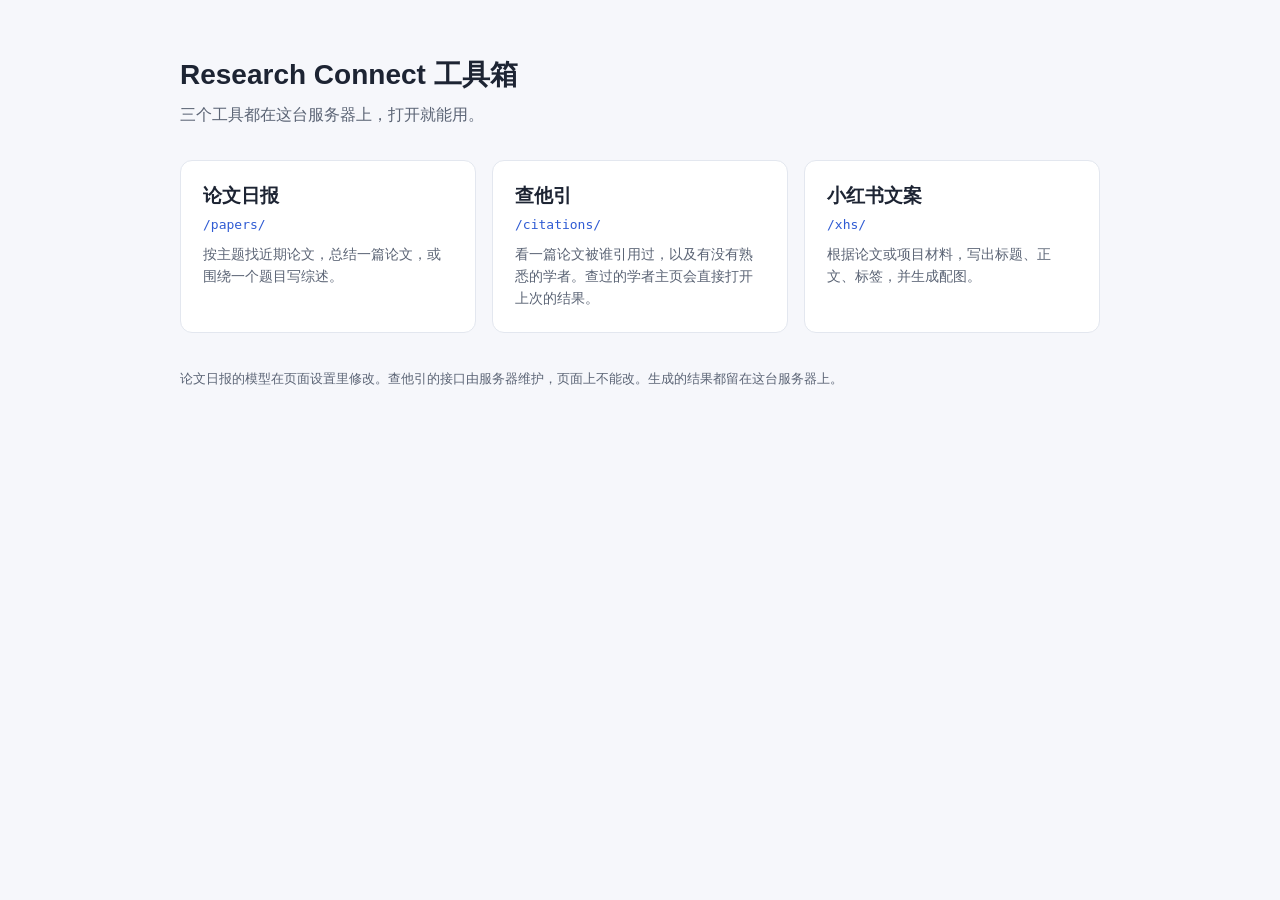
<file: deploy/tool/gateway/index.html>
<!DOCTYPE html>
<html lang="zh-CN">
<head>
  <meta charset="UTF-8">
  <meta name="viewport" content="width=device-width, initial-scale=1.0">
  <title>Research Connect 工具箱</title>
  <style>
    :root { color-scheme: light; --ink: #1d2433; --muted: #5b6475; --line: #e3e7ef; --accent: #2f5bd3; }
    * { box-sizing: border-box; }
    body { margin: 0; font-family: -apple-system, BlinkMacSystemFont, "Segoe UI", "PingFang SC", "Microsoft YaHei", sans-serif; color: var(--ink); background: #f6f7fb; }
    main { max-width: 960px; margin: 0 auto; padding: 56px 20px 40px; }
    h1 { margin: 0 0 8px; font-size: 28px; }
    .lead { margin: 0 0 32px; color: var(--muted); line-height: 1.6; }
    .grid { display: grid; grid-template-columns: repeat(auto-fit, minmax(260px, 1fr)); gap: 16px; }
    a.card { display: block; padding: 22px; background: #fff; border: 1px solid var(--line); border-radius: 12px; color: inherit; text-decoration: none; transition: border-color .15s, box-shadow .15s; }
    a.card:hover { border-color: var(--accent); box-shadow: 0 6px 18px rgba(47, 91, 211, .12); }
    .card h2 { margin: 0 0 6px; font-size: 19px; }
    .card code { font-size: 13px; color: var(--accent); }
    .card p { margin: 10px 0 0; color: var(--muted); line-height: 1.6; font-size: 14px; }
    footer { margin-top: 36px; color: var(--muted); font-size: 13px; line-height: 1.6; }
  </style>
</head>
<body>
<main>
  <h1>Research Connect 工具箱</h1>
  <p class="lead">三个工具都在这台服务器上，打开就能用。</p>
  <div class="grid">
    <a class="card" href="papers/">
      <h2>论文日报</h2>
      <code>/papers/</code>
      <p>按主题找近期论文，总结一篇论文，或围绕一个题目写综述。</p>
    </a>
    <a class="card" href="citations/">
      <h2>查他引</h2>
      <code>/citations/</code>
      <p>看一篇论文被谁引用过，以及有没有熟悉的学者。查过的学者主页会直接打开上次的结果。</p>
    </a>
    <a class="card" href="xhs/">
      <h2>小红书文案</h2>
      <code>/xhs/</code>
      <p>根据论文或项目材料，写出标题、正文、标签，并生成配图。</p>
    </a>
  </div>
  <footer>论文日报的模型在页面设置里修改。查他引的接口由服务器维护，页面上不能改。生成的结果都留在这台服务器上。</footer>
</main>
</body>
</html>
</file>
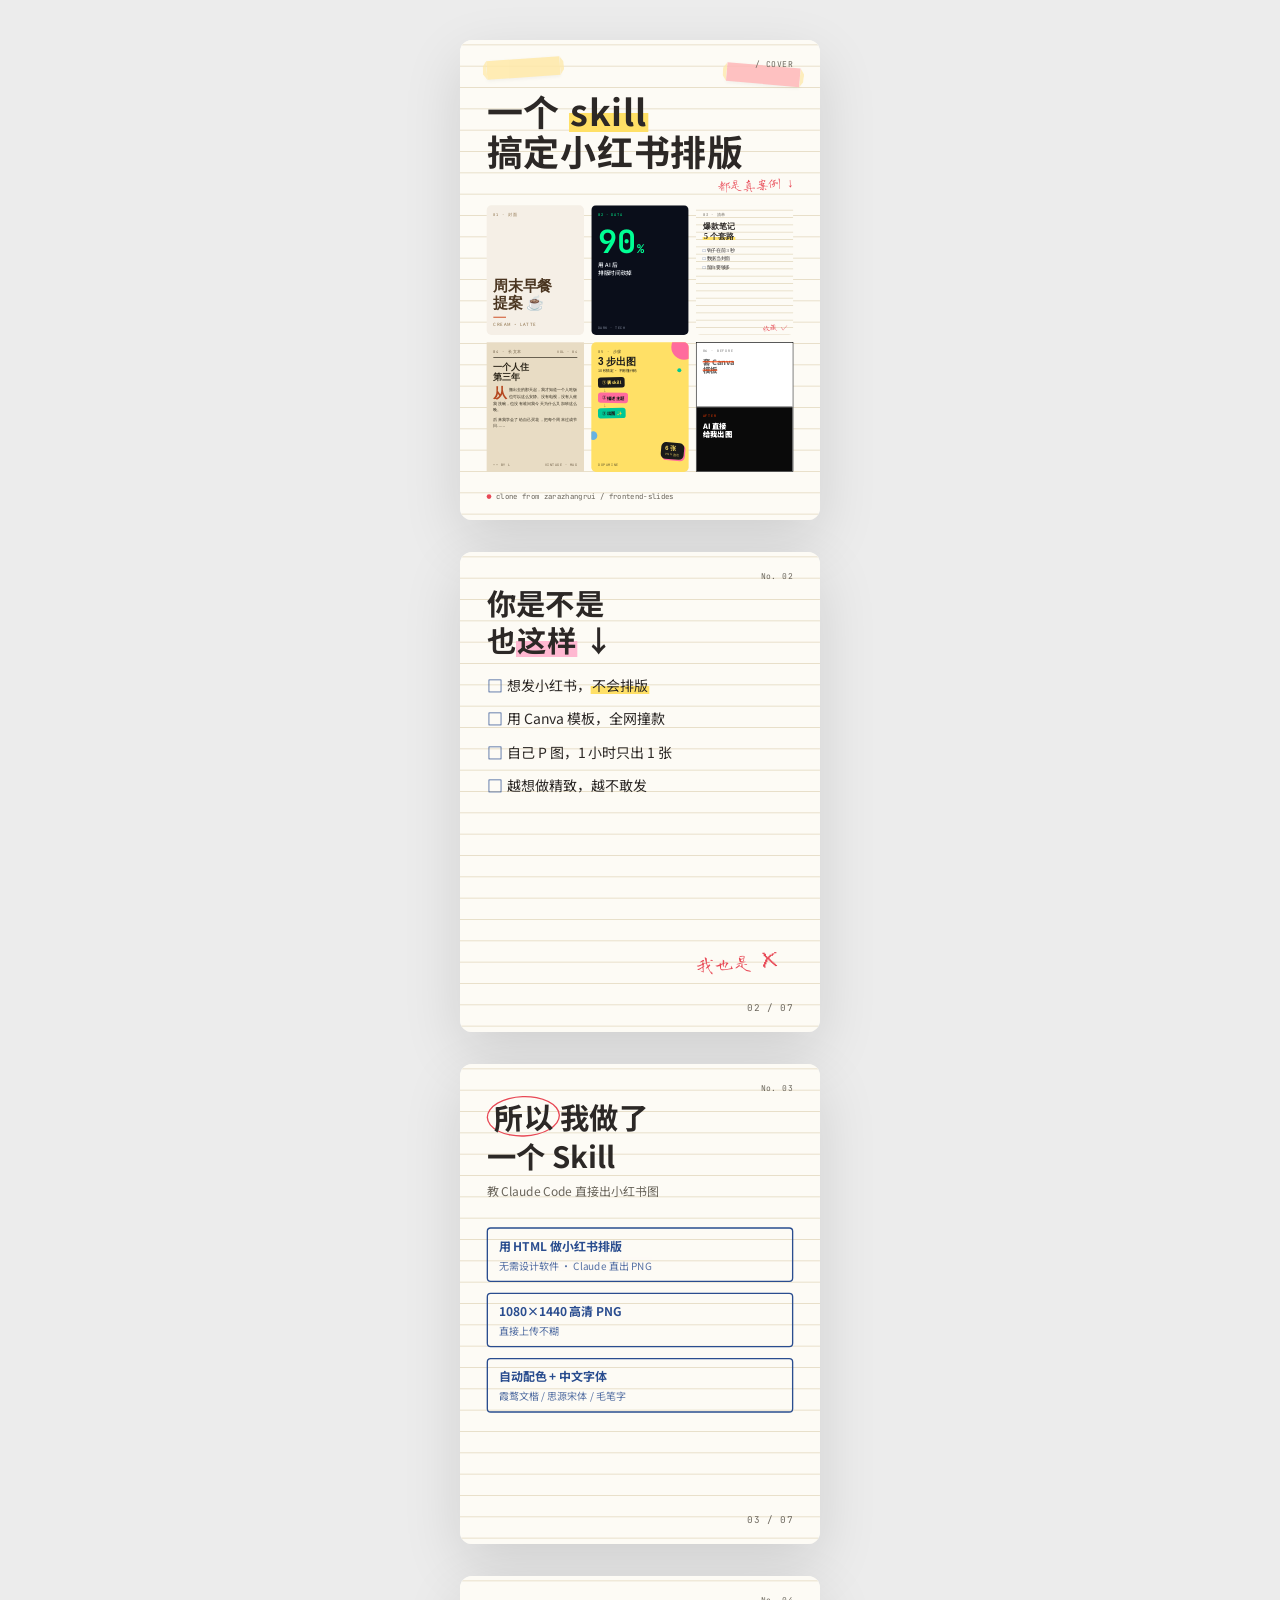
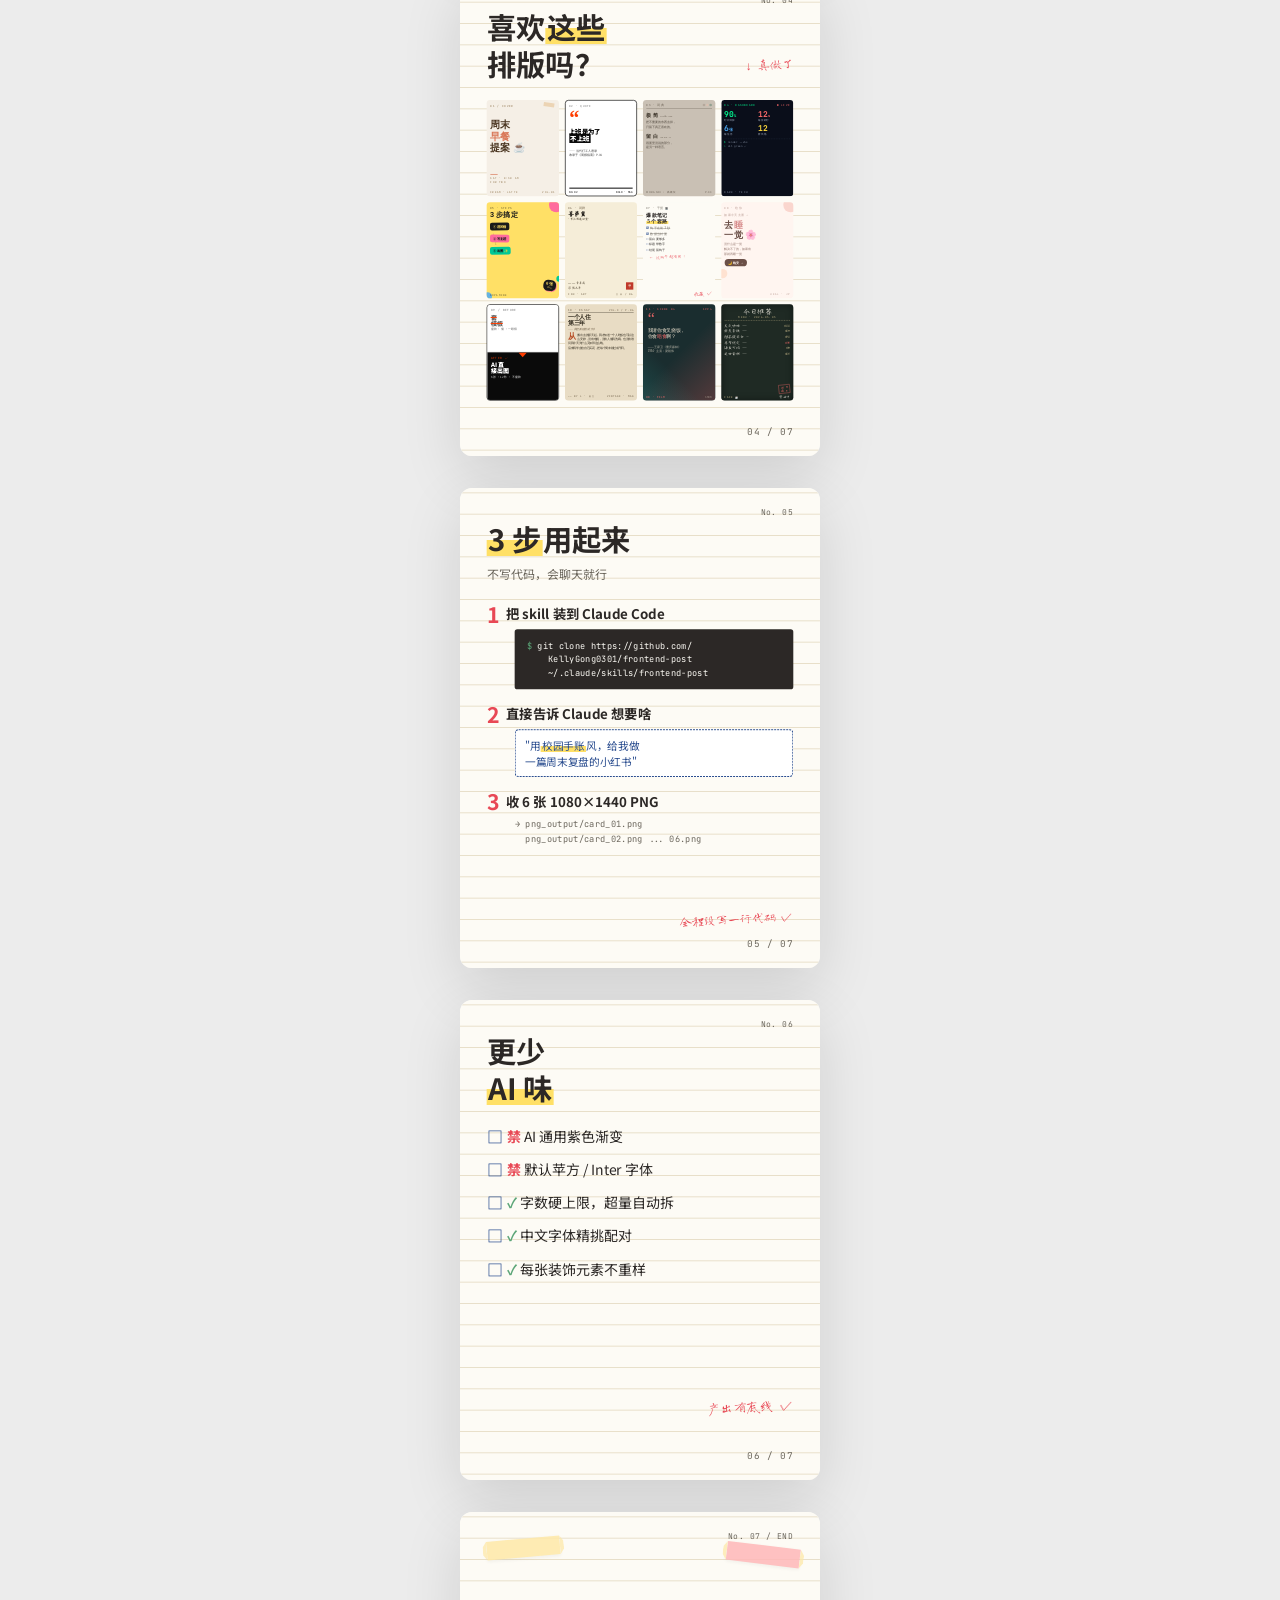
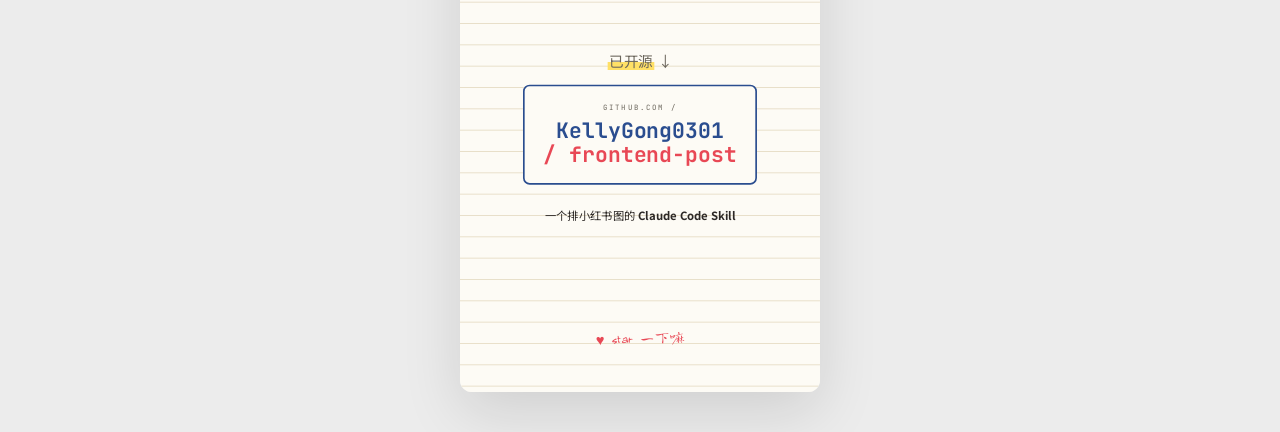
<file: modules/xhs-agent/templates/xhs/third_party/mit/frontend-post/examples/notebook-demo/index.html>
<!DOCTYPE html>
<html lang="zh-CN">
<head>
<meta charset="UTF-8">
<title>我教 AI 给我排小红书</title>
<link rel="preconnect" href="https://fonts.googleapis.com">
<link rel="preconnect" href="https://fonts.gstatic.com" crossorigin>
<link href="https://fonts.googleapis.com/css2?family=LXGW+WenKai:wght@400;700&family=Long+Cang&family=Liu+Jian+Mao+Cao&family=Noto+Sans+SC:wght@400;500;700;900&family=Noto+Serif+SC:wght@400;700;900&family=ZCOOL+XiaoWei&family=ZCOOL+KuaiLe&family=Ma+Shan+Zheng&family=JetBrains+Mono:wght@400;700&display=swap" rel="stylesheet">
<style>
  /* ========== 校园手账 Campus Notebook ========== */
  :root {
    --bg: #FDFBF5;          /* 米黄纸 */
    --bg-grid: #E8DFC9;     /* 横线 */
    --bg-tape: #FFE9A8;     /* 胶带黄 */
    --bg-tape2: #FFB8B8;    /* 胶带粉 */
    --ink: #2C2826;         /* 黑色字 */
    --ink-pen: #2A4D8F;     /* 钢笔蓝 */
    --ink-soft: #6B665C;
    --highlight: #FFE066;   /* 荧光黄 */
    --highlight-pink: #FFB8D1; /* 荧光粉 */
    --accent: #E84855;      /* 红笔 */
    --accent-green: #5BA577; /* 绿笔 */
    --font-display: "LXGW WenKai", "Noto Sans SC", serif;
    --font-body: "LXGW WenKai", "Noto Sans SC", serif;
    --font-hand: "Long Cang", "Liu Jian Mao Cao", cursive;
    --font-mono: "JetBrains Mono", monospace;
  }

  * { margin: 0; padding: 0; box-sizing: border-box; }

  /* ========== 预览容器 ========== */
  body {
    background: #ECECEC;
    padding: 40px 0;
    font-family: var(--font-body);
  }
  .deck {
    display: flex;
    flex-direction: column;
    align-items: center;
    gap: 32px;
  }
  .card-wrap {
    width: 360px; height: 480px;        /* 3:4 缩略 */
    overflow: hidden;
    box-shadow: 0 20px 60px rgba(0,0,0,.12);
    border-radius: 12px;
    background: var(--bg);
  }
  .card {
    width: 1080px; height: 1440px;       /* 真实尺寸 */
    transform: scale(0.3333);
    transform-origin: top left;
    background: var(--bg);
    color: var(--ink);
    font-family: var(--font-body);
    position: relative;
    overflow: hidden;
    padding: 96px 80px;
    /* 整卡背景细横线 */
    background-image: linear-gradient(transparent 95%, var(--bg-grid) 95%);
    background-size: 100% 64px;
    background-position: 0 80px;
  }

  /* ========== 通用排版 ========== */
  .cover-title {
    font-family: var(--font-display);
    font-size: 144px;
    line-height: 1.18;
    font-weight: 700;
    color: var(--ink);
    letter-spacing: 0.02em;
  }
  .cover-sub {
    font-family: var(--font-display);
    font-size: 44px;
    line-height: 1.5;
    color: var(--ink-soft);
    margin-top: 36px;
  }
  .page-title {
    font-family: var(--font-display);
    font-size: 88px;
    line-height: 1.25;
    font-weight: 700;
    color: var(--ink);
  }
  .page-sub {
    font-family: var(--font-display);
    font-size: 36px;
    line-height: 1.6;
    color: var(--ink-soft);
    margin-top: 24px;
  }
  .body {
    font-size: 40px;
    line-height: 1.8;
    color: var(--ink);
  }
  .small {
    font-family: var(--font-mono);
    font-size: 26px;
    color: var(--ink-soft);
  }

  /* ========== 装饰元素 ========== */
  /* 撕胶带 */
  .tape {
    position: absolute;
    width: 220px;
    height: 56px;
    background: var(--bg-tape);
    opacity: 0.85;
    transform: rotate(-6deg);
    box-shadow: 0 4px 12px rgba(0,0,0,.06);
  }
  .tape::before, .tape::after {
    content: "";
    position: absolute;
    top: 0; bottom: 0;
    width: 12px;
    background: linear-gradient(90deg, transparent 0%, transparent 40%, rgba(0,0,0,.05) 70%, transparent 100%);
  }
  .tape::before { left: -12px; clip-path: polygon(0 30%, 100% 0, 100% 100%, 0 70%); background: var(--bg-tape); opacity: .85; }
  .tape::after { right: -12px; clip-path: polygon(0 0, 100% 30%, 100% 70%, 0 100%); background: var(--bg-tape); opacity: .85; }

  /* 红笔批注 */
  .red-note {
    font-family: var(--font-hand);
    font-size: 56px;
    color: var(--accent);
    transform: rotate(-3deg);
    line-height: 1;
  }

  /* 荧光笔 */
  .hl {
    background: linear-gradient(transparent 55%, var(--highlight) 55%, var(--highlight) 92%, transparent 92%);
    padding: 0 4px;
  }
  .hl-pink {
    background: linear-gradient(transparent 55%, var(--highlight-pink) 55%, var(--highlight-pink) 92%, transparent 92%);
    padding: 0 4px;
  }

  /* 钢笔蓝色块 */
  .pen-box {
    border: 4px solid var(--ink-pen);
    border-radius: 12px;
    padding: 24px 32px;
    color: var(--ink-pen);
  }

  /* 复选框列表 */
  .check-list { list-style: none; padding: 0; margin: 48px 0 0 0; }
  .check-list li {
    font-size: 42px;
    line-height: 1.7;
    margin-bottom: 28px;
    padding-left: 60px;
    position: relative;
    color: var(--ink);
  }
  .check-list li::before {
    content: "□";
    position: absolute;
    left: 0; top: -4px;
    font-size: 48px;
    color: var(--ink-pen);
    font-weight: 700;
  }

  /* 数字标号 */
  .num-list { list-style: none; padding: 0; margin: 48px 0 0 0; }
  .num-list li {
    font-size: 40px;
    line-height: 1.6;
    margin-bottom: 36px;
    padding-left: 88px;
    position: relative;
  }
  .num-list li .num {
    position: absolute;
    left: 0; top: -4px;
    font-family: var(--font-display);
    font-size: 56px;
    font-weight: 700;
    color: var(--accent);
  }

  /* 双列布局 */
  .two-col {
    display: grid;
    grid-template-columns: 1fr 1fr;
    gap: 48px 56px;
    margin-top: 48px;
  }
  .two-col .item {
    font-size: 40px;
    line-height: 1.4;
    color: var(--ink);
    padding-left: 24px;
    border-left: 6px solid var(--accent-green);
  }

  /* 卡片角落小标 */
  .corner-tag {
    position: absolute;
    top: 56px; right: 80px;
    font-family: var(--font-mono);
    font-size: 24px;
    color: var(--ink-soft);
    letter-spacing: 0.1em;
  }
  .page-num {
    position: absolute;
    bottom: 56px; right: 80px;
    font-family: var(--font-mono);
    font-size: 28px;
    color: var(--ink-soft);
    letter-spacing: 0.1em;
  }

  /* 终端代码块 */
  .code {
    font-family: var(--font-mono);
    font-size: 30px;
    background: #2C2826;
    color: #FDFBF5;
    padding: 28px 36px;
    border-radius: 8px;
    line-height: 1.6;
    margin-top: 24px;
  }
  .code .prompt { color: #5BA577; }

  /* 大数字 */
  .big-num {
    font-family: var(--font-display);
    font-size: 360px;
    font-weight: 700;
    color: var(--accent);
    line-height: 1;
    transform: rotate(-4deg);
  }

  /* 圆圈强调 */
  .circle {
    display: inline-block;
    border: 4px solid var(--accent);
    border-radius: 50%;
    padding: 2px 18px;
    transform: rotate(-2deg);
  }

  /* ========== 印刷模式（render.py 截图时用） ========== */
  @media print {
    body { background: white; padding: 0; }
    .card-wrap { width: 1080px; height: 1440px; box-shadow: none; border-radius: 0; }
    .card { transform: none; }
  }
</style>
</head>
<body>
<div class="deck">

  <!-- ========== 卡片 1：封面（多案例展示） ========== -->
  <div class="card-wrap"><section class="card">
    <div class="tape" style="top: 56px; left: 80px; transform: rotate(-4deg);"></div>
    <div class="tape" style="top: 76px; right: 60px; background: var(--bg-tape2); transform: rotate(5deg);"></div>

    <div class="corner-tag">/ COVER</div>

    <!-- 标题区 -->
    <div style="margin-top: 56px;">
      <h1 style="font-family: var(--font-display); font-size: 108px; line-height: 1.1; font-weight: 700; color: var(--ink); letter-spacing: 0.02em;">
        一个 <span class="hl">skill</span><br>
        搞定小红书排版
      </h1>
      <div style="display: flex; justify-content: flex-end; align-items: flex-end; margin-top: 24px;">
        <div class="red-note" style="font-size: 38px; transform: rotate(-3deg); white-space: nowrap;">
          都是真案例 ↓
        </div>
      </div>
    </div>

    <!-- 案例缩略网格：6 种排版 × 6 种风格 -->
    <div style="display: grid; grid-template-columns: 1fr 1fr 1fr; gap: 22px; margin-top: 44px;">

      <!-- 1. 封面型 · 奶油拿铁 -->
      <div style="aspect-ratio: 3/4; background: #F5EFE6; color: #4A3520; padding: 22px 20px; border-radius: 14px; position: relative; overflow: hidden; display: flex; flex-direction: column;">
        <div style="font-family: 'JetBrains Mono', monospace; font-size: 11px; color: #8B6F47; letter-spacing: 0.18em;">01 · 封面</div>
        <div style="margin-top: auto;">
          <div style="font-family: 'ZCOOL XiaoWei', serif; font-size: 44px; line-height: 1.15; font-weight: 700;">
            周末早餐<br>提案 ☕
          </div>
          <div style="width: 38px; height: 4px; background: #D97757; margin: 14px 0 10px;"></div>
          <div style="font-size: 13px; color: #8B6F47; letter-spacing: 0.18em;">CREAM · LATTE</div>
        </div>
      </div>

      <!-- 2. 数据型 · 暗黑科技 -->
      <div style="aspect-ratio: 3/4; background: #0A0E1A; color: #E8ECF1; padding: 22px 20px; border-radius: 14px; position: relative; overflow: hidden;
        background-image: linear-gradient(rgba(0,255,148,0.08) 1px, transparent 1px), linear-gradient(90deg, rgba(0,255,148,0.08) 1px, transparent 1px);
        background-size: 22px 22px;">
        <div style="font-family: 'JetBrains Mono', monospace; font-size: 11px; color: #00FF94; letter-spacing: 0.1em;">02 · DATA</div>
        <div style="margin-top: 26px;">
          <div style="font-family: 'JetBrains Mono', monospace; font-weight: 700; color: #00FF94; line-height: 0.95;">
            <span style="font-size: 96px;">90</span><span style="font-size: 36px;">%</span>
          </div>
          <div style="font-family: 'Noto Sans SC', sans-serif; font-size: 17px; color: #E8ECF1; margin-top: 14px; line-height: 1.35; font-weight: 500;">
            用 AI 后<br>排版时间砍掉
          </div>
        </div>
        <div style="position: absolute; bottom: 14px; left: 20px; font-family: 'JetBrains Mono', monospace; font-size: 10px; color: #8B95A7; letter-spacing: 0.15em;">DARK · TECH</div>
      </div>

      <!-- 3. 清单型 · 校园手账 -->
      <div style="aspect-ratio: 3/4; background: #FDFBF5; color: #2C2826; padding: 22px 20px; border-radius: 14px; position: relative; overflow: hidden;
        background-image: linear-gradient(transparent 92%, #E8DFC9 92%);
        background-size: 100% 22px; background-position: 0 60px;">
        <div style="font-family: 'JetBrains Mono', monospace; font-size: 11px; color: #6B665C; letter-spacing: 0.15em;">03 · 清单</div>
        <div style="font-family: 'LXGW WenKai', serif; font-size: 24px; line-height: 1.25; font-weight: 700; margin-top: 12px;">
          爆款笔记<br>
          <span style="background: linear-gradient(transparent 55%, #FFE066 55%, #FFE066 92%, transparent 92%); padding: 0 4px;">5 个套路</span>
        </div>
        <ul style="list-style: none; padding: 0; margin-top: 14px; font-family: 'LXGW WenKai', serif;">
          <li style="font-size: 14px; line-height: 1.85; color: #2C2826;"><span style="color: #2A4D8F; font-weight: 700;">□</span> 钩子在前 3 秒</li>
          <li style="font-size: 14px; line-height: 1.85; color: #2C2826;"><span style="color: #2A4D8F; font-weight: 700;">□</span> 数据当封面</li>
          <li style="font-size: 14px; line-height: 1.85; color: #2C2826;"><span style="color: #2A4D8F; font-weight: 700;">□</span> 留白要够多</li>
        </ul>
        <div style="position: absolute; bottom: 12px; right: 16px; font-family: 'Long Cang', cursive; color: #E84855; font-size: 22px; transform: rotate(-4deg);">收藏 ✓</div>
      </div>

      <!-- 4. 长文本型 · 复古杂志 -->
      <div style="aspect-ratio: 3/4; background: #E8DCC4; color: #2A2418; padding: 22px 20px; position: relative; overflow: hidden;">
        <div style="display: flex; justify-content: space-between; align-items: center; border-bottom: 2px solid #2A2418; padding-bottom: 8px;">
          <div style="font-family: 'JetBrains Mono', monospace; font-size: 11px; color: #6B5B43; letter-spacing: 0.18em;">04 · 长文本</div>
          <div style="font-family: 'JetBrains Mono', monospace; font-size: 10px; color: #6B5B43; letter-spacing: 0.15em;">VOL · 04</div>
        </div>

        <div style="font-family: 'Noto Serif SC', serif; font-size: 26px; line-height: 1.15; font-weight: 900; margin-top: 14px; letter-spacing: 0.02em;">
          一个人住<br>第三年
        </div>

        <div style="margin-top: 12px; font-family: 'Noto Serif SC', serif; font-size: 11.5px; line-height: 1.75; color: #2A2418; text-align: justify;">
          <span style="float: left; font-family: 'Noto Serif SC', serif; font-size: 42px; line-height: 0.85; font-weight: 900; padding: 3px 6px 0 0; color: #B5471F;">从</span>搬出去的那天起，我才知道一个人吃饭也可以这么安静。没有电视，没有人催我洗碗，也没有谁问我今天为什么又加班这么晚。
          <span style="display: block; margin-top: 8px; clear: both;">后来我学会了给自己买花，把每个周末过成节日……</span>
        </div>

        <div style="position: absolute; bottom: 14px; left: 20px; right: 20px; display: flex; justify-content: space-between; font-family: 'JetBrains Mono', monospace; font-size: 10px; color: #6B5B43; letter-spacing: 0.15em;">
          <span>—— BY L</span>
          <span>VINTAGE · MAG</span>
        </div>
      </div>

      <!-- 5. 步骤型 · 多巴胺 -->
      <div style="aspect-ratio: 3/4; background: #FFE066; color: #1A1A1A; padding: 22px 20px; border-radius: 14px; position: relative; overflow: hidden;">
        <!-- 装饰色块 -->
        <div style="position: absolute; top: -24px; right: -24px; width: 76px; height: 76px; border-radius: 50%; background: #FF6B9D;"></div>
        <div style="position: absolute; top: 78px; right: 22px; width: 12px; height: 12px; border-radius: 50%; background: #00C896;"></div>
        <div style="position: absolute; bottom: 96px; left: -8px; width: 26px; height: 26px; border-radius: 50%; background: #4DABF7; opacity: 0.85;"></div>

        <div style="font-family: 'JetBrains Mono', monospace; font-size: 11px; color: #1A1A1A; opacity: 0.7; letter-spacing: 0.18em;">05 · 步骤</div>
        <div style="font-family: 'ZCOOL KuaiLe', sans-serif; font-size: 30px; line-height: 1; font-weight: 700; margin-top: 6px;">
          3 步出图
        </div>
        <div style="font-family: 'Noto Sans SC', sans-serif; font-size: 11px; color: #1A1A1A; opacity: 0.75; margin-top: 4px; font-weight: 500;">
          10 秒搞定 · 不用懂代码
        </div>

        <div style="margin-top: 12px; display: flex; flex-direction: column; gap: 2px;">
          <div style="background: #1A1A1A; color: #FFE066; padding: 6px 11px; border-radius: 8px; font-size: 13px; font-weight: 700; transform: rotate(-1deg); align-self: flex-start;">
            ① 装 skill
          </div>
          <div style="font-size: 11px; color: #1A1A1A; opacity: 0.4; padding-left: 14px; line-height: 1;">↓</div>
          <div style="background: #FF6B9D; color: #1A1A1A; padding: 6px 11px; border-radius: 8px; font-size: 13px; font-weight: 700; transform: rotate(1deg); align-self: flex-start;">
            ② 描述主题
          </div>
          <div style="font-size: 11px; color: #1A1A1A; opacity: 0.4; padding-left: 14px; line-height: 1;">↓</div>
          <div style="background: #00C896; color: #1A1A1A; padding: 6px 11px; border-radius: 8px; font-size: 13px; font-weight: 700; transform: rotate(-1deg); align-self: flex-start;">
            ③ 出图 ✨
          </div>
        </div>

        <!-- 结果 badge -->
        <div style="position: absolute; bottom: 38px; right: 14px; background: #1A1A1A; color: #FFE066; padding: 8px 12px; border-radius: 14px; transform: rotate(5deg); box-shadow: 4px 4px 0 #FF6B9D;">
          <div style="font-family: 'ZCOOL KuaiLe', sans-serif; font-size: 18px; font-weight: 700; line-height: 1;">6 张</div>
          <div style="font-size: 9px; opacity: 0.8; letter-spacing: 0.12em; margin-top: 3px;">PNG 直出</div>
        </div>

        <div style="position: absolute; bottom: 14px; left: 20px; font-family: 'JetBrains Mono', monospace; font-size: 10px; color: #1A1A1A; opacity: 0.7; letter-spacing: 0.18em;">DOPAMINE</div>
      </div>

      <!-- 6. 对比型 · 极简黑白 -->
      <div style="aspect-ratio: 3/4; background: #FFFFFF; color: #0A0A0A; padding: 0; position: relative; overflow: hidden; border: 2px solid #0A0A0A;">
        <div style="display: grid; grid-template-rows: 1fr 1fr; height: 100%;">
          <div style="background: #FFFFFF; padding: 18px 18px 14px; border-bottom: 2px solid #0A0A0A;">
            <div style="font-family: 'JetBrains Mono', monospace; font-size: 10px; color: #6E6E6E; letter-spacing: 0.25em;">06 · BEFORE</div>
            <div style="font-family: 'Noto Sans SC', sans-serif; font-size: 22px; font-weight: 900; line-height: 1.15; margin-top: 12px; color: #6E6E6E;">
              <span style="text-decoration: line-through; text-decoration-color: #FF3D00; text-decoration-thickness: 3px;">套 Canva<br>模板</span>
            </div>
          </div>
          <div style="background: #0A0A0A; color: #FFFFFF; padding: 18px;">
            <div style="font-family: 'JetBrains Mono', monospace; font-size: 10px; color: #FF3D00; letter-spacing: 0.25em;">AFTER</div>
            <div style="font-family: 'Noto Sans SC', sans-serif; font-size: 22px; font-weight: 900; line-height: 1.15; margin-top: 12px;">
              AI 直接<br>给我出图
            </div>
          </div>
        </div>
      </div>

    </div>

    <!-- 底部签名 -->
    <div style="position: absolute; bottom: 56px; left: 80px; display: flex; gap: 14px; align-items: center;">
      <div style="width: 14px; height: 14px; border-radius: 50%; background: var(--accent);"></div>
      <span class="small" style="font-size: 22px;">clone from zarazhangrui / frontend-slides</span>
    </div>
  </section></div>

  <!-- ========== 卡片 2：痛点 ========== -->
  <div class="card-wrap"><section class="card">
    <div class="corner-tag">No. 02</div>

    <h2 class="page-title">
      你是不是<br>
      也<span class="hl-pink">这样</span> ↓
    </h2>

    <ul class="check-list">
      <li>想发小红书，<span class="hl">不会排版</span></li>
      <li>用 Canva 模板，全网撞款</li>
      <li>自己 P 图，1 小时只出 1 张</li>
      <li>越想做精致，越不敢发</li>
    </ul>

    <div class="red-note" style="position: absolute; bottom: 180px; right: 120px;">
      我也是 ✗
    </div>

    <div class="page-num">02 / 07</div>
  </section></div>

  <!-- ========== 卡片 3：介绍 ========== -->
  <div class="card-wrap"><section class="card">
    <div class="corner-tag">No. 03</div>

    <h2 class="page-title">
      <span class="circle">所以</span>我做了<br>
      一个 Skill
    </h2>
    <p class="page-sub">教 Claude Code 直接出小红书图</p>

    <div style="margin-top: 80px;">
      <div class="pen-box" style="margin-bottom: 32px;">
        <div style="font-size: 36px; font-weight: 700; margin-bottom: 12px;">用 HTML 做小红书排版</div>
        <div style="font-size: 30px; opacity: .8;">无需设计软件 · Claude 直出 PNG</div>
      </div>
      <div class="pen-box" style="margin-bottom: 32px;">
        <div style="font-size: 36px; font-weight: 700; margin-bottom: 12px;">1080×1440 高清 PNG</div>
        <div style="font-size: 30px; opacity: .8;">直接上传不糊</div>
      </div>
      <div class="pen-box">
        <div style="font-size: 36px; font-weight: 700; margin-bottom: 12px;">自动配色 + 中文字体</div>
        <div style="font-size: 30px; opacity: .8;">霞鹜文楷 / 思源宋体 / 毛笔字</div>
      </div>
    </div>

    <div class="page-num">03 / 07</div>
  </section></div>

  <!-- ========== 卡片 4：12 风格（每个都配 example） ========== -->
  <div class="card-wrap"><section class="card">
    <div class="corner-tag">No. 04</div>

    <h2 class="page-title">
      喜欢<span class="hl">这些</span><br>
      排版吗？
    </h2>

    <div class="red-note" style="position: absolute; top: 246px; right: 80px; font-size: 36px; transform: rotate(-4deg);">
      ↓ 真做了
    </div>

    <!-- 12 个风格示例：4 列 × 3 行（12 种不同卡片类型） -->
    <div style="display: grid; grid-template-columns: repeat(4, 1fr); gap: 18px; margin-top: 56px;">

      <!-- 1. 奶油拿铁 / 封面型：巨大标题 + 留白 -->
      <div style="aspect-ratio: 3/4; background: #F5EFE6; color: #4A3520; padding: 12px 11px; border-radius: 10px; position: relative; overflow: hidden;">
        <!-- 装饰胶带 -->
        <div style="position: absolute; top: 8px; right: 14px; width: 32px; height: 12px; background: #E8C9A0; opacity: 0.7; transform: rotate(8deg);"></div>
        <div style="font-family: 'JetBrains Mono', monospace; font-size: 8px; color: #8B6F47; letter-spacing: 0.25em;">01 / COVER</div>
        <!-- 三行大标题 -->
        <div style="margin-top: 38px;">
          <div style="font-family: 'ZCOOL XiaoWei', serif; font-size: 30px; line-height: 1; font-weight: 700; color: #4A3520;">周末</div>
          <div style="font-family: 'ZCOOL XiaoWei', serif; font-size: 30px; line-height: 1; font-weight: 700; color: #D97757; margin-top: 4px;">早餐</div>
          <div style="font-family: 'ZCOOL XiaoWei', serif; font-size: 30px; line-height: 1; font-weight: 700; color: #4A3520; margin-top: 4px;">提案 ☕</div>
        </div>
        <!-- 副标 -->
        <div style="position: absolute; bottom: 38px; left: 11px;">
          <div style="width: 22px; height: 2px; background: #D97757;"></div>
          <div style="font-family: 'JetBrains Mono', monospace; font-size: 7.5px; color: #8B6F47; letter-spacing: 0.22em; margin-top: 5px;">SAT · 8:30 AM</div>
          <div style="font-family: 'JetBrains Mono', monospace; font-size: 7.5px; color: #8B6F47; letter-spacing: 0.22em; margin-top: 2px;">FOR TWO</div>
        </div>
        <div style="position: absolute; bottom: 8px; left: 11px; right: 11px; display: flex; justify-content: space-between; font-family: 'JetBrains Mono', monospace; font-size: 7.5px; color: #8B6F47; letter-spacing: 0.18em;">
          <span>CREAM · LATTE</span><span>VOL.01</span>
        </div>
      </div>

      <!-- 2. 杂志大字 / 金句卡：超大引号 + 一句话 -->
      <div style="aspect-ratio: 3/4; background: #FFFFFF; color: #0A0A0A; padding: 12px 11px; border-radius: 10px; position: relative; overflow: hidden; border: 2px solid #0A0A0A;">
        <div style="font-family: 'JetBrains Mono', monospace; font-size: 8px; color: #6E6E6E; letter-spacing: 0.22em;">02 · QUOTE</div>
        <!-- 巨型引号 -->
        <div style="font-family: 'Noto Serif SC', serif; font-size: 60px; font-weight: 900; color: #FF3D00; line-height: 0.85; margin-top: 6px;">&ldquo;</div>
        <!-- 金句正文 -->
        <div style="font-family: 'Noto Sans SC', sans-serif; font-size: 19px; font-weight: 900; line-height: 1.1; margin-top: 4px; letter-spacing: -0.01em;">
          上班是为了<br>
          <span style="background: #0A0A0A; color: #FFFFFF; padding: 0 4px;">不上班</span>
        </div>
        <!-- 出处 -->
        <div style="font-family: 'Noto Sans SC', sans-serif; font-size: 9px; line-height: 1.5; margin-top: 18px; font-weight: 500; color: #6E6E6E;">
          —— 当代打工人语录<br>
          收录于《周报指南》P.04
        </div>
        <div style="position: absolute; bottom: 7px; left: 11px; right: 11px; border-top: 3px solid #0A0A0A; padding-top: 4px; display: flex; justify-content: space-between; font-family: 'JetBrains Mono', monospace; font-size: 8px;">
          <span>NO.02</span><span>BOLD · MAG</span>
        </div>
      </div>

      <!-- 3. 莫兰迪 / 词典卡：词条结构 -->
      <div style="aspect-ratio: 3/4; background: #C9C0B4; color: #3D352B; padding: 11px 10px; border-radius: 10px; position: relative; overflow: hidden;">
        <div style="display: flex; justify-content: space-between; align-items: flex-start; padding-bottom: 4px; border-bottom: 1px solid #6E6357;">
          <div style="font-family: 'JetBrains Mono', monospace; font-size: 8px; color: #6E6357; letter-spacing: 0.2em;">03 · 词典</div>
          <div style="display: flex; gap: 2px;">
            <div style="width: 8px; height: 8px; border-radius: 50%; background: #B5A89C;"></div>
            <div style="width: 8px; height: 8px; border-radius: 50%; background: #D9BFB0;"></div>
            <div style="width: 8px; height: 8px; border-radius: 50%; background: #94A192;"></div>
          </div>
        </div>
        <!-- 词条 1 -->
        <div style="margin-top: 10px;">
          <div style="display: flex; align-items: baseline; gap: 6px;">
            <div style="font-family: 'Noto Serif SC', serif; font-size: 16px; font-weight: 900; color: #3D352B;">极 简</div>
            <div style="font-family: 'Noto Serif SC', serif; font-size: 8px; color: #6E6357; font-style: italic;">jí jiǎn · adj.</div>
          </div>
          <div style="font-family: 'Noto Serif SC', serif; font-size: 9px; color: #4A4138; line-height: 1.5; margin-top: 3px;">把不重要的东西去掉，<br>只留下真正喜欢的。</div>
        </div>
        <!-- 词条 2 -->
        <div style="margin-top: 10px;">
          <div style="display: flex; align-items: baseline; gap: 6px;">
            <div style="font-family: 'Noto Serif SC', serif; font-size: 16px; font-weight: 900; color: #3D352B;">留 白</div>
            <div style="font-family: 'Noto Serif SC', serif; font-size: 8px; color: #6E6357; font-style: italic;">liú bái · n.</div>
          </div>
          <div style="font-family: 'Noto Serif SC', serif; font-size: 9px; color: #4A4138; line-height: 1.5; margin-top: 3px;">画面里没说的部分，<br>是另一种语言。</div>
        </div>
        <div style="position: absolute; bottom: 8px; left: 10px; right: 10px; display: flex; justify-content: space-between; font-size: 7.5px; color: #6E6357; letter-spacing: 0.2em;">
          <span>MORANDI · 高级灰</span><span>P.03</span>
        </div>
      </div>

      <!-- 4. 暗黑科技 / 数据仪表盘：4 指标网格 -->
      <div style="aspect-ratio: 3/4; background: #0A0E1A; color: #E8ECF1; padding: 11px 10px; border-radius: 10px; position: relative; overflow: hidden;
        background-image: linear-gradient(rgba(0,255,148,0.08) 1px, transparent 1px), linear-gradient(90deg, rgba(0,255,148,0.08) 1px, transparent 1px);
        background-size: 18px 18px;">
        <div style="font-family: 'JetBrains Mono', monospace; font-size: 8px; color: #00FF94; letter-spacing: 0.2em; display: flex; justify-content: space-between;">
          <span>04 · DASHBOARD</span><span style="color: #FF6B6B;">● LIVE</span>
        </div>
        <!-- 2×2 metrics grid -->
        <div style="display: grid; grid-template-columns: 1fr 1fr; gap: 8px 6px; margin-top: 10px;">
          <div>
            <div style="font-family: 'JetBrains Mono', monospace; font-size: 24px; font-weight: 700; color: #00FF94; line-height: 0.9;">90<span style="font-size: 11px;">%</span></div>
            <div style="font-family: 'Noto Sans SC', sans-serif; font-size: 7.5px; color: #8B95A7; margin-top: 2px;">时间砍掉</div>
          </div>
          <div>
            <div style="font-family: 'JetBrains Mono', monospace; font-size: 24px; font-weight: 700; color: #FF6B6B; line-height: 0.9;">12<span style="font-size: 11px;">s</span></div>
            <div style="font-family: 'Noto Sans SC', sans-serif; font-size: 7.5px; color: #8B95A7; margin-top: 2px;">每张耗时</div>
          </div>
          <div>
            <div style="font-family: 'JetBrains Mono', monospace; font-size: 24px; font-weight: 700; color: #4DABF7; line-height: 0.9;">6<span style="font-size: 11px;">张</span></div>
            <div style="font-family: 'Noto Sans SC', sans-serif; font-size: 7.5px; color: #8B95A7; margin-top: 2px;">每任务</div>
          </div>
          <div>
            <div style="font-family: 'JetBrains Mono', monospace; font-size: 24px; font-weight: 700; color: #FFD93D; line-height: 0.9;">12</div>
            <div style="font-family: 'Noto Sans SC', sans-serif; font-size: 7.5px; color: #8B95A7; margin-top: 2px;">套风格</div>
          </div>
        </div>
        <!-- 终端日志 -->
        <div style="font-family: 'JetBrains Mono', monospace; font-size: 7.5px; line-height: 1.55; margin-top: 8px; color: #8B95A7; border-top: 1px dashed #2A3548; padding-top: 4px;">
          <span style="color: #00FF94;">$</span> render --xhs<br>
          <span style="color: #00FF94;">&gt;</span> all green ✓
        </div>
        <div style="position: absolute; bottom: 7px; left: 10px; font-family: 'JetBrains Mono', monospace; font-size: 7.5px; color: #8B95A7; letter-spacing: 0.18em;">DARK · TECH</div>
      </div>

      <!-- 5. 多巴胺 / 步骤卡：3 步 + 箭头 + 结果徽章 -->
      <div style="aspect-ratio: 3/4; background: #FFE066; color: #1A1A1A; padding: 11px 10px; border-radius: 10px; position: relative; overflow: hidden;">
        <div style="position: absolute; top: -14px; right: -14px; width: 44px; height: 44px; border-radius: 50%; background: #FF6B9D;"></div>
        <div style="position: absolute; bottom: 50px; right: -10px; width: 18px; height: 18px; border-radius: 50%; background: #00C896;"></div>
        <div style="position: absolute; bottom: -8px; left: -10px; width: 26px; height: 26px; border-radius: 50%; background: #4DABF7; opacity: 0.85;"></div>
        <div style="font-family: 'JetBrains Mono', monospace; font-size: 8px; opacity: 0.7; letter-spacing: 0.2em; position: relative;">05 · STEPS</div>
        <div style="font-family: 'ZCOOL KuaiLe', sans-serif; font-size: 22px; line-height: 1; font-weight: 700; margin-top: 6px; position: relative;">3 步搞定</div>
        <!-- 步骤 + 箭头 -->
        <div style="display: flex; flex-direction: column; gap: 1px; margin-top: 12px; position: relative;">
          <div style="background: #1A1A1A; color: #FFE066; padding: 4px 8px; border-radius: 6px; font-size: 10px; font-weight: 700; transform: rotate(-1deg); align-self: flex-start;">① 选风格</div>
          <div style="font-family: 'ZCOOL KuaiLe', sans-serif; font-size: 13px; padding-left: 8px; opacity: 0.55; line-height: 0.9; transform: rotate(-4deg);">↓</div>
          <div style="background: #FF6B9D; color: #1A1A1A; padding: 4px 8px; border-radius: 6px; font-size: 10px; font-weight: 700; transform: rotate(1deg); align-self: flex-start;">② 写主题</div>
          <div style="font-family: 'ZCOOL KuaiLe', sans-serif; font-size: 13px; padding-left: 14px; opacity: 0.55; line-height: 0.9; transform: rotate(3deg);">↓</div>
          <div style="background: #00C896; color: #1A1A1A; padding: 4px 8px; border-radius: 6px; font-size: 10px; font-weight: 700; transform: rotate(-1deg); align-self: flex-start;">③ 出图 ✨</div>
        </div>
        <!-- 结果徽章 -->
        <div style="position: absolute; bottom: 22px; right: 8px; background: #1A1A1A; color: #FFE066; padding: 5px 8px; border-radius: 14px; transform: rotate(6deg); box-shadow: 2px 2px 0 #FF6B9D; text-align: center;">
          <div style="font-family: 'ZCOOL KuaiLe', sans-serif; font-size: 12px; font-weight: 700; line-height: 1;">6 张</div>
          <div style="font-size: 7px; opacity: 0.85; letter-spacing: 0.12em; margin-top: 1px;">PNG</div>
        </div>
        <div style="position: absolute; bottom: 6px; left: 10px; font-family: 'JetBrains Mono', monospace; font-size: 7.5px; opacity: 0.7; letter-spacing: 0.2em;">DOPAMINE</div>
      </div>

      <!-- 6. 国风水墨 / 诗词卡：竖排四句 + 印章 -->
      <div style="aspect-ratio: 3/4; background: #F5EDD8; color: #1A1612; padding: 11px 10px; border-radius: 10px; position: relative; overflow: hidden;">
        <div style="font-family: 'JetBrains Mono', monospace; font-size: 8px; color: #6B5B43; letter-spacing: 0.2em;">06 · 词牌</div>
        <!-- 横题 -->
        <div style="font-family: 'Ma Shan Zheng', serif; font-size: 18px; font-weight: 700; color: #1A1612; margin-top: 4px; line-height: 1;">菩萨蛮</div>
        <div style="font-family: 'Ma Shan Zheng', serif; font-size: 9px; color: #4A3F2E; margin-top: 2px;">· 书江西造口壁 ·</div>
        <!-- 竖排诗句 -->
        <div style="position: absolute; top: 70px; right: 14px; display: flex; gap: 3px; align-items: flex-start;">
          <div style="writing-mode: vertical-rl; font-family: 'Ma Shan Zheng', serif; font-size: 10.5px; line-height: 1.45; font-weight: 700; color: #1A1612;">青山遮不住</div>
          <div style="writing-mode: vertical-rl; font-family: 'Ma Shan Zheng', serif; font-size: 10.5px; line-height: 1.45; font-weight: 700; color: #1A1612;">毕竟东流去</div>
          <div style="writing-mode: vertical-rl; font-family: 'Ma Shan Zheng', serif; font-size: 10.5px; line-height: 1.45; font-weight: 700; color: #1A1612;">江晚正愁余</div>
          <div style="writing-mode: vertical-rl; font-family: 'Ma Shan Zheng', serif; font-size: 10.5px; line-height: 1.45; font-weight: 700; color: #1A1612;">山深闻鹧鸪</div>
        </div>
        <!-- 落款 -->
        <div style="position: absolute; bottom: 26px; left: 11px; font-family: 'Ma Shan Zheng', serif; font-size: 9.5px; color: #4A3F2E; line-height: 1.4;">—— 辛弃疾<br>淳熙三年</div>
        <!-- 印章 -->
        <div style="position: absolute; bottom: 26px; right: 11px; width: 22px; height: 22px; background: #C0392B; color: #F5EDD8; display: flex; align-items: center; justify-content: center; font-family: 'Ma Shan Zheng', serif; font-size: 10px; font-weight: 700;">印</div>
        <div style="position: absolute; bottom: 8px; left: 11px; right: 11px; display: flex; justify-content: space-between; font-family: 'JetBrains Mono', monospace; font-size: 7.5px; color: #6B5B43; letter-spacing: 0.18em;">
          <span>INK · ART</span><span>古风 / 06</span>
        </div>
      </div>

      <!-- 7. 校园手账 / 干货清单：复选 + 高亮 + 红笔 -->
      <div style="aspect-ratio: 3/4; background: #FDFBF5; color: #2C2826; padding: 11px 10px; border-radius: 10px; position: relative; overflow: hidden;
        background-image: linear-gradient(transparent 92%, #E8DFC9 92%);
        background-size: 100% 14px; background-position: 0 30px;">
        <div style="font-family: 'JetBrains Mono', monospace; font-size: 8px; color: #6B665C; letter-spacing: 0.15em;">07 · 干货 📓</div>
        <div style="font-family: 'LXGW WenKai', serif; font-size: 16px; line-height: 1.2; font-weight: 700; margin-top: 6px;">
          爆款笔记<br>
          <span style="background: linear-gradient(transparent 55%, #FFE066 55%, #FFE066 92%, transparent 92%); padding: 0 3px;">5 个套路</span>
        </div>
        <ul style="list-style: none; padding: 0; margin-top: 4px; font-family: 'LXGW WenKai', serif;">
          <li style="font-size: 9.5px; line-height: 1.7; color: #2C2826;"><span style="color: #2A4D8F; font-weight: 700;">☑</span> <s style="color: #6B665C;">钩子在前 3 秒</s></li>
          <li style="font-size: 9.5px; line-height: 1.7; color: #2C2826;"><span style="color: #2A4D8F; font-weight: 700;">☑</span> <s style="color: #6B665C;">数据当封面</s></li>
          <li style="font-size: 9.5px; line-height: 1.7; color: #2C2826;"><span style="color: #2A4D8F; font-weight: 700;">□</span> 留白要够多</li>
          <li style="font-size: 9.5px; line-height: 1.7; color: #2C2826;"><span style="color: #2A4D8F; font-weight: 700;">□</span> 标题带数字</li>
          <li style="font-size: 9.5px; line-height: 1.7; color: #2C2826;"><span style="color: #2A4D8F; font-weight: 700;">□</span> 结尾留钩子</li>
        </ul>
        <div style="font-family: 'Long Cang', cursive; font-size: 13px; color: #E84855; margin-top: 4px; transform: rotate(-2deg); padding-left: 8px;">← 这两个超有用！</div>
        <div style="position: absolute; bottom: 6px; right: 9px; font-family: 'Long Cang', cursive; color: #E84855; font-size: 16px; transform: rotate(-4deg);">收藏 ✓</div>
      </div>

      <!-- 8. 日系治愈 / 行动卡：提问 + 大动作 + CTA -->
      <div style="aspect-ratio: 3/4; background: #FFF5F0; color: #6B4F47; padding: 11px 10px; border-radius: 10px; position: relative; overflow: hidden;">
        <div style="position: absolute; top: -14px; right: -14px; width: 44px; height: 44px; border-radius: 50%; background: #F8C9C0; opacity: 0.7;"></div>
        <div style="position: absolute; bottom: 60px; left: -10px; width: 28px; height: 28px; border-radius: 50%; background: #FFE0CC; opacity: 0.85;"></div>
        <div style="font-family: 'JetBrains Mono', monospace; font-size: 8px; color: #B89B92; letter-spacing: 0.2em; position: relative;">08 · 给你</div>
        <!-- 提问 -->
        <div style="font-family: 'LXGW WenKai', serif; font-size: 10px; line-height: 1.4; margin-top: 10px; position: relative; color: #B89B92;">如果今天太累 →</div>
        <!-- 巨型动作 -->
        <div style="font-family: 'LXGW WenKai', serif; font-size: 28px; line-height: 1.05; font-weight: 700; margin-top: 8px; position: relative; color: #6B4F47;">
          去<span style="color: #D88E8E;">睡</span><br>
          一觉 🌸
        </div>
        <!-- 引语 -->
        <div style="font-family: 'LXGW WenKai', serif; font-size: 9px; line-height: 1.55; margin-top: 8px; position: relative; color: #8C6F66;">
          没什么是一觉<br>
          解决不了的，如果有<br>
          那就再睡一觉
        </div>
        <!-- CTA Button -->
        <div style="display: inline-block; background: #6B4F47; color: #FFF5F0; padding: 4px 10px; border-radius: 14px; font-family: 'LXGW WenKai', serif; font-size: 10px; margin-top: 8px; position: relative; font-weight: 700;">
          🌙 晚安 →
        </div>
        <div style="position: absolute; bottom: 7px; right: 10px; font-family: 'JetBrains Mono', monospace; font-size: 7.5px; color: #B89B92; letter-spacing: 0.2em;">HEAL · JP</div>
      </div>

      <!-- 9. 极简黑白 / 对比卡：上 BEFORE 下 AFTER -->
      <div style="aspect-ratio: 3/4; background: #FFFFFF; color: #0A0A0A; padding: 0; border-radius: 10px; position: relative; overflow: hidden; border: 2px solid #0A0A0A;">
        <div style="display: grid; grid-template-rows: 1fr 1fr; height: 100%;">
          <div style="background: #FFFFFF; padding: 9px 10px; border-bottom: 2px solid #0A0A0A; position: relative;">
            <div style="font-family: 'JetBrains Mono', monospace; font-size: 8.5px; color: #6E6E6E; letter-spacing: 0.25em;">09 / BEFORE</div>
            <div style="font-family: 'Noto Sans SC', sans-serif; font-size: 18px; font-weight: 900; line-height: 1; margin-top: 6px; color: #6E6E6E;">
              <span style="text-decoration: line-through; text-decoration-color: #FF3D00; text-decoration-thickness: 3px;">套<br>模板</span>
            </div>
            <div style="font-family: 'Noto Sans SC', sans-serif; font-size: 8.5px; color: #6E6E6E; margin-top: 4px; line-height: 1.4;">
              撞款 · 慢 · 一眼假
            </div>
            <!-- 大箭头 -->
            <div style="position: absolute; bottom: -16px; left: 50%; transform: translateX(-50%); width: 0; height: 0; border-left: 12px solid transparent; border-right: 12px solid transparent; border-top: 14px solid #FF3D00; z-index: 2;"></div>
          </div>
          <div style="background: #0A0A0A; color: #FFFFFF; padding: 9px 10px;">
            <div style="font-family: 'JetBrains Mono', monospace; font-size: 8.5px; color: #FF3D00; letter-spacing: 0.25em;">AFTER ✓</div>
            <div style="font-family: 'Noto Sans SC', sans-serif; font-size: 18px; font-weight: 900; line-height: 1; margin-top: 6px;">
              AI 直<br>接出图
            </div>
            <div style="font-family: 'Noto Sans SC', sans-serif; font-size: 8.5px; color: #FFFFFF; margin-top: 4px; line-height: 1.4; opacity: 0.85;">
              6 张 · 12 秒 · 不撞款
            </div>
          </div>
        </div>
      </div>

      <!-- 10. 复古杂志 / 长文摘录：drop cap 文章 -->
      <div style="aspect-ratio: 3/4; background: #E8DCC4; color: #2A2418; padding: 11px 10px; border-radius: 10px; position: relative; overflow: hidden;">
        <div style="display: flex; justify-content: space-between; align-items: center; border-bottom: 1.5px solid #2A2418; padding-bottom: 3px;">
          <div style="font-family: 'JetBrains Mono', monospace; font-size: 8px; color: #6B5B43; letter-spacing: 0.2em;">10 · ESSAY</div>
          <div style="font-family: 'JetBrains Mono', monospace; font-size: 7.5px; color: #6B5B43; letter-spacing: 0.15em;">VOL.X / P.06</div>
        </div>
        <div style="font-family: 'Noto Serif SC', serif; font-size: 17px; line-height: 1.05; font-weight: 900; margin-top: 6px;">一个人住<br>第三年</div>
        <div style="font-family: 'Noto Serif SC', serif; font-size: 8px; color: #6B5B43; margin-top: 3px; font-style: italic;">—— 我把孤独熬成了诗</div>
        <div style="margin-top: 5px; font-family: 'Noto Serif SC', serif; font-size: 8px; line-height: 1.55; color: #2A2418; text-align: justify;">
          <span style="float: left; font-size: 24px; line-height: 0.85; font-weight: 900; padding: 1px 4px 0 0; color: #B5471F;">从</span>搬出去的那天起，我才知道一个人吃饭也可以这么安静，没有电视，没有人催我洗碗，也没有谁问我今天为什么又加班这么晚。
          <span style="display: block; clear: both; margin-top: 4px;">后来我学会给自己买花，把每个周末都过成节日。</span>
        </div>
        <div style="position: absolute; bottom: 7px; left: 10px; right: 10px; display: flex; justify-content: space-between; font-family: 'JetBrains Mono', monospace; font-size: 7.5px; color: #6B5B43; letter-spacing: 0.15em;">
          <span>—— BY L · 散文</span><span>VINTAGE · MAG</span>
        </div>
      </div>

      <!-- 11. 港风胶片 / 台词卡：大引号 + 台词 + 出处 -->
      <div style="aspect-ratio: 3/4; background: #1A2D2F; color: #F0E5D2; padding: 10px 10px; border-radius: 10px; position: relative; overflow: hidden;">
        <div style="position: absolute; inset: 0; background: linear-gradient(135deg, transparent 50%, rgba(255, 95, 95, 0.25) 100%);"></div>
        <div style="position: absolute; inset: 0; background: linear-gradient(225deg, transparent 65%, rgba(46, 196, 184, 0.18) 100%);"></div>
        <div style="position: relative; font-family: 'JetBrains Mono', monospace; font-size: 7.5px; color: #FF6B6B; letter-spacing: 0.22em; display: flex; justify-content: space-between;">
          <span>11 · SCENE 04</span><span>1994</span>
        </div>
        <!-- 巨型引号 -->
        <div style="position: relative; font-family: 'Noto Serif SC', serif; font-size: 48px; line-height: 0.85; color: #FF6B6B; margin-top: 4px; opacity: 0.85; padding-left: 4px;">&ldquo;</div>
        <!-- 台词 -->
        <div style="position: relative; font-family: 'ZCOOL XiaoWei', serif; font-size: 14px; line-height: 1.3; color: #F0E5D2; margin-top: 4px; padding-left: 4px;">
          我请你食叉烧饭，<br>
          你食<span style="color: #FF6B6B;">唔食</span>啊？
        </div>
        <!-- 出处 -->
        <div style="position: relative; font-family: 'ZCOOL XiaoWei', serif; font-size: 9px; line-height: 1.5; color: #F0E5D2; margin-top: 16px; opacity: 0.8; padding-left: 4px;">
          —— 王家卫《重庆森林》<br>
          1994 · 主演：梁朝伟
        </div>
        <div style="position: absolute; bottom: 7px; left: 10px; font-family: 'JetBrains Mono', monospace; font-size: 8px; color: #FF6B6B; letter-spacing: 0.15em;">HK · FILM</div>
        <div style="position: absolute; bottom: 7px; right: 10px; font-family: 'JetBrains Mono', monospace; font-size: 7.5px; color: #F0E5D2; opacity: 0.55;">35MM</div>
      </div>

      <!-- 12. 咖啡店黑板 / 价目表：手写菜单 -->
      <div style="aspect-ratio: 3/4; background: #1F2A24; color: #F5F0E6; padding: 10px 10px; border-radius: 10px; position: relative; overflow: hidden; box-shadow: inset 0 0 22px rgba(0,0,0,0.45);">
        <div style="text-align: center; font-family: 'Long Cang', cursive; font-size: 22px; line-height: 1; color: #F5F0E6;">今日推荐</div>
        <div style="text-align: center; font-family: 'JetBrains Mono', monospace; font-size: 7.5px; color: #C9B98A; letter-spacing: 0.22em; margin-top: 2px; padding-bottom: 4px; border-bottom: 1px dashed #C9B98A;">MENU · 2026.05.05</div>
        <!-- 价目表 -->
        <div style="margin-top: 5px; font-family: 'Long Cang', cursive; font-size: 12px; line-height: 1.4; color: #F5F0E6;">
          <div style="display: flex; justify-content: space-between;"><span>美式咖啡 ····</span><span style="color: #C9B98A;">¥22</span></div>
          <div style="display: flex; justify-content: space-between;"><span>燕麦拿铁 ····</span><span style="color: #C9B98A;">¥28</span></div>
          <div style="display: flex; justify-content: space-between;"><span>抹茶馥芮白 ··</span><span style="color: #C9B98A;">¥32</span></div>
          <div style="display: flex; justify-content: space-between;"><span>季节限定 ····</span><span style="color: #FF6B6B;">¥36</span></div>
          <div style="display: flex; justify-content: space-between;"><span>海盐可颂 ····</span><span style="color: #C9B98A;">¥18</span></div>
          <div style="display: flex; justify-content: space-between;"><span>芝士蛋糕 ····</span><span style="color: #C9B98A;">¥26</span></div>
        </div>
        <!-- 印章式 promo -->
        <div style="position: absolute; bottom: 22px; right: 10px; border: 1.5px solid #FF6B6B; color: #FF6B6B; padding: 2px 5px; transform: rotate(-6deg); font-family: 'Long Cang', cursive; font-size: 10px; line-height: 1; text-align: center;">
          满 50<br>减 8
        </div>
        <div style="position: absolute; bottom: 6px; left: 10px; right: 10px; display: flex; justify-content: space-between; align-items: center;">
          <span style="font-family: 'JetBrains Mono', monospace; font-size: 7.5px; color: #C9B98A; letter-spacing: 0.18em;">CAFE ☕</span>
          <span style="font-family: 'Long Cang', cursive; font-size: 11px; color: #F5F0E6;">营业中</span>
        </div>
      </div>

    </div>

    <div class="page-num">04 / 07</div>
  </section></div>

  <!-- ========== 卡片 5：怎么用 ========== -->
  <div class="card-wrap"><section class="card">
    <div class="corner-tag">No. 05</div>

    <h2 class="page-title">
      <span class="hl">3 步</span>用起来
    </h2>
    <p class="page-sub">不写代码，会聊天就行</p>

    <!-- 步骤 1：装 -->
    <div style="margin-top: 56px;">
      <div style="display: flex; align-items: center; gap: 20px;">
        <span style="font-family: var(--font-display); font-size: 64px; font-weight: 700; color: var(--accent); line-height: 1;">1</span>
        <span style="font-family: var(--font-display); font-size: 40px; font-weight: 700; color: var(--ink);">把 skill 装到 Claude Code</span>
      </div>
      <div class="code" style="margin-left: 84px; margin-top: 16px; font-size: 26px;">
        <span class="prompt">$</span> git clone https://github.com/<br>
        &nbsp;&nbsp;&nbsp;&nbsp;KellyGong0301/frontend-post<br>
        &nbsp;&nbsp;&nbsp;&nbsp;~/.claude/skills/frontend-post
      </div>
    </div>

    <!-- 步骤 2：说 -->
    <div style="margin-top: 40px;">
      <div style="display: flex; align-items: center; gap: 20px;">
        <span style="font-family: var(--font-display); font-size: 64px; font-weight: 700; color: var(--accent); line-height: 1;">2</span>
        <span style="font-family: var(--font-display); font-size: 40px; font-weight: 700; color: var(--ink);">直接告诉 Claude 想要啥</span>
      </div>
      <div style="margin-left: 84px; margin-top: 16px; background: #FFFFFF; border: 3px dashed var(--ink-pen); border-radius: 12px; padding: 22px 28px; font-family: var(--font-display); font-size: 32px; color: var(--ink-pen); line-height: 1.45;">
        "用<span class="hl">校园手账</span>风，给我做<br>
        一篇周末复盘的小红书"
      </div>
    </div>

    <!-- 步骤 3：拿 -->
    <div style="margin-top: 40px;">
      <div style="display: flex; align-items: center; gap: 20px;">
        <span style="font-family: var(--font-display); font-size: 64px; font-weight: 700; color: var(--accent); line-height: 1;">3</span>
        <span style="font-family: var(--font-display); font-size: 40px; font-weight: 700; color: var(--ink);">收 6 张 1080×1440 PNG</span>
      </div>
      <div style="margin-left: 84px; margin-top: 16px; font-family: var(--font-mono); font-size: 26px; color: var(--ink-soft); line-height: 1.7;">
        → png_output/card_01.png<br>
        &nbsp;&nbsp;png_output/card_02.png ... 06.png
      </div>
    </div>

    <div class="red-note" style="position: absolute; bottom: 130px; right: 80px; font-size: 36px; transform: rotate(-3deg);">
      全程没写一行代码 ✓
    </div>

    <div class="page-num">05 / 07</div>
  </section></div>

  <!-- ========== 卡片 6：为什么不撞款 ========== -->
  <div class="card-wrap"><section class="card">
    <div class="corner-tag">No. 06</div>

    <h2 class="page-title">
      更少<br>
      <span class="hl">AI 味</span>
    </h2>

    <ul class="check-list" style="margin-top: 56px;">
      <li><span style="color: var(--accent); font-weight: 700;">禁</span> AI 通用紫色渐变</li>
      <li><span style="color: var(--accent); font-weight: 700;">禁</span> 默认苹方 / Inter 字体</li>
      <li><span style="color: var(--accent-green); font-weight: 700;">✓</span> 字数硬上限，超量自动拆</li>
      <li><span style="color: var(--accent-green); font-weight: 700;">✓</span> 中文字体精挑配对</li>
      <li><span style="color: var(--accent-green); font-weight: 700;">✓</span> 每张装饰元素不重样</li>
    </ul>

    <div class="red-note" style="position: absolute; bottom: 200px; right: 80px; font-size: 40px;">
      产出有底线 ✓
    </div>

    <div class="page-num">06 / 07</div>
  </section></div>

  <!-- ========== 卡片 7：GitHub 地址 ========== -->
  <div class="card-wrap"><section class="card">
    <div class="tape" style="top: 80px; left: 80px; transform: rotate(-5deg);"></div>
    <div class="tape" style="top: 100px; right: 60px; background: var(--bg-tape2); transform: rotate(7deg);"></div>

    <div class="corner-tag">No. 07 / END</div>

    <div style="margin-top: 320px; text-align: center;">
      <p style="font-family: var(--font-display); font-size: 44px; color: var(--ink-soft); margin-bottom: 40px; line-height: 1.4;">
        <span class="hl">已开源</span> ↓
      </p>

      <!-- GitHub 地址主框 -->
      <div style="border: 5px solid var(--ink-pen); border-radius: 20px; padding: 48px 56px; display: inline-block; background: var(--bg); position: relative;">
        <div style="font-family: var(--font-mono); font-size: 22px; color: var(--ink-soft); letter-spacing: 0.25em; margin-bottom: 18px;">
          GITHUB.COM /
        </div>
        <div style="font-family: var(--font-mono); font-size: 64px; font-weight: 700; color: var(--ink-pen); letter-spacing: 0.01em; line-height: 1.15;">
          KellyGong0301<br>
          <span style="color: var(--accent);">/ frontend-post</span>
        </div>
      </div>

      <p style="font-family: var(--font-display); font-size: 34px; color: var(--ink); margin-top: 64px; line-height: 1.6;">
        一个排小红书图的 <b>Claude Code Skill</b>
      </p>
    </div>

    <div class="red-note" style="position: absolute; bottom: 140px; left: 50%; transform: translateX(-50%) rotate(-2deg); font-size: 44px;">
      ♥ star 一下嘛
    </div>
  </section></div>

</div>
</body>
</html>
</file>
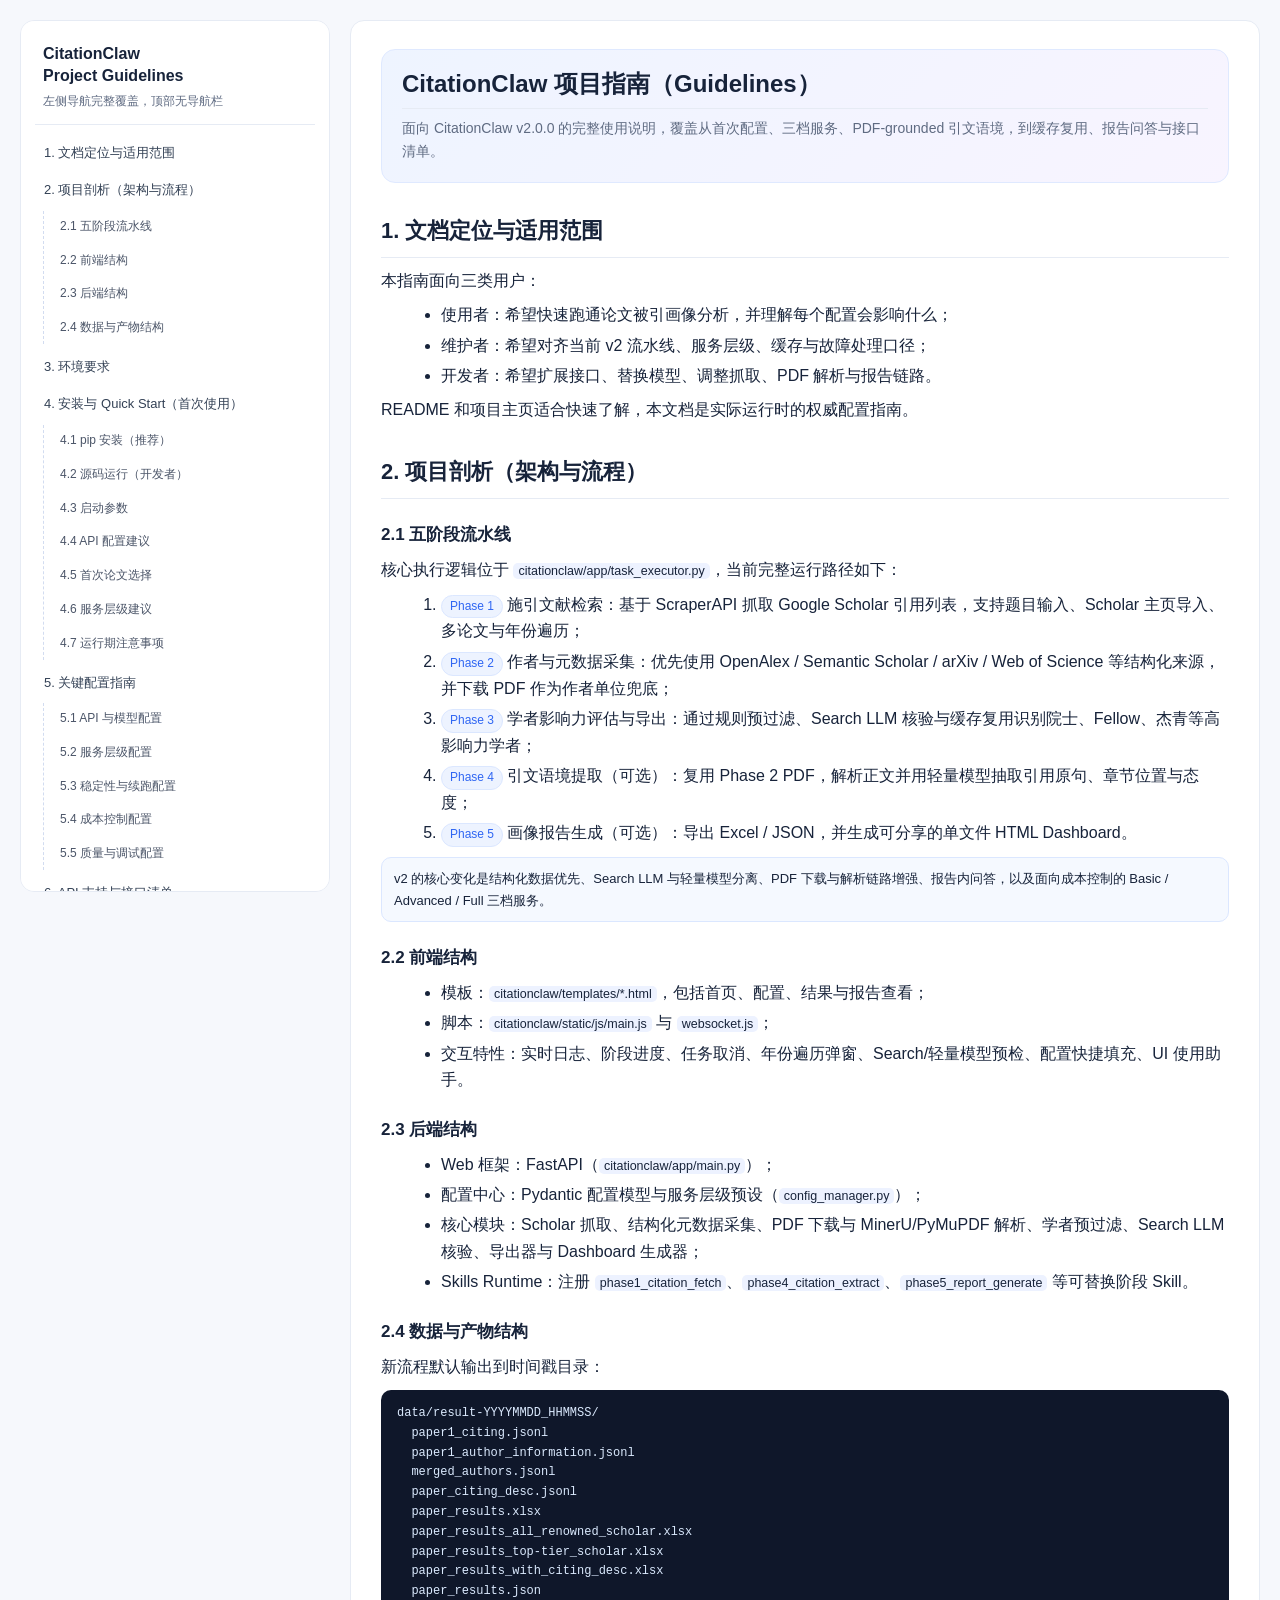
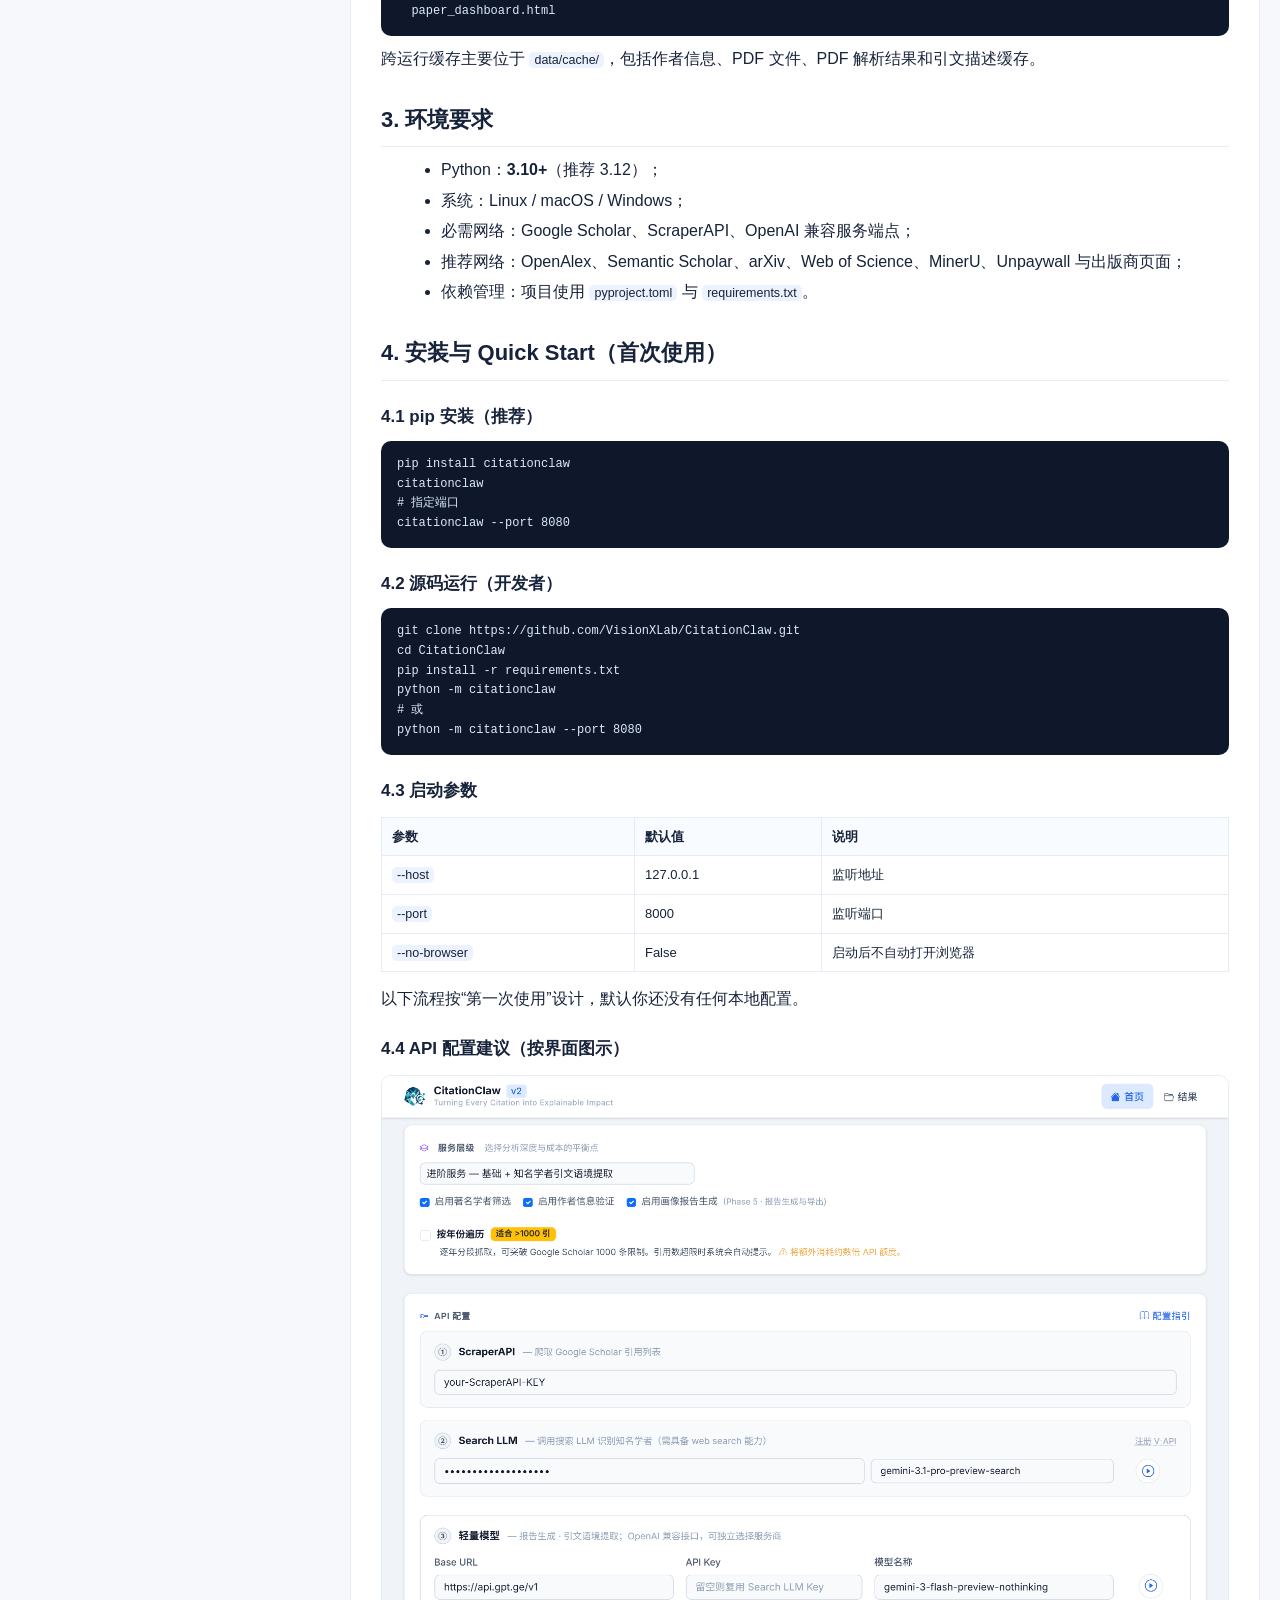
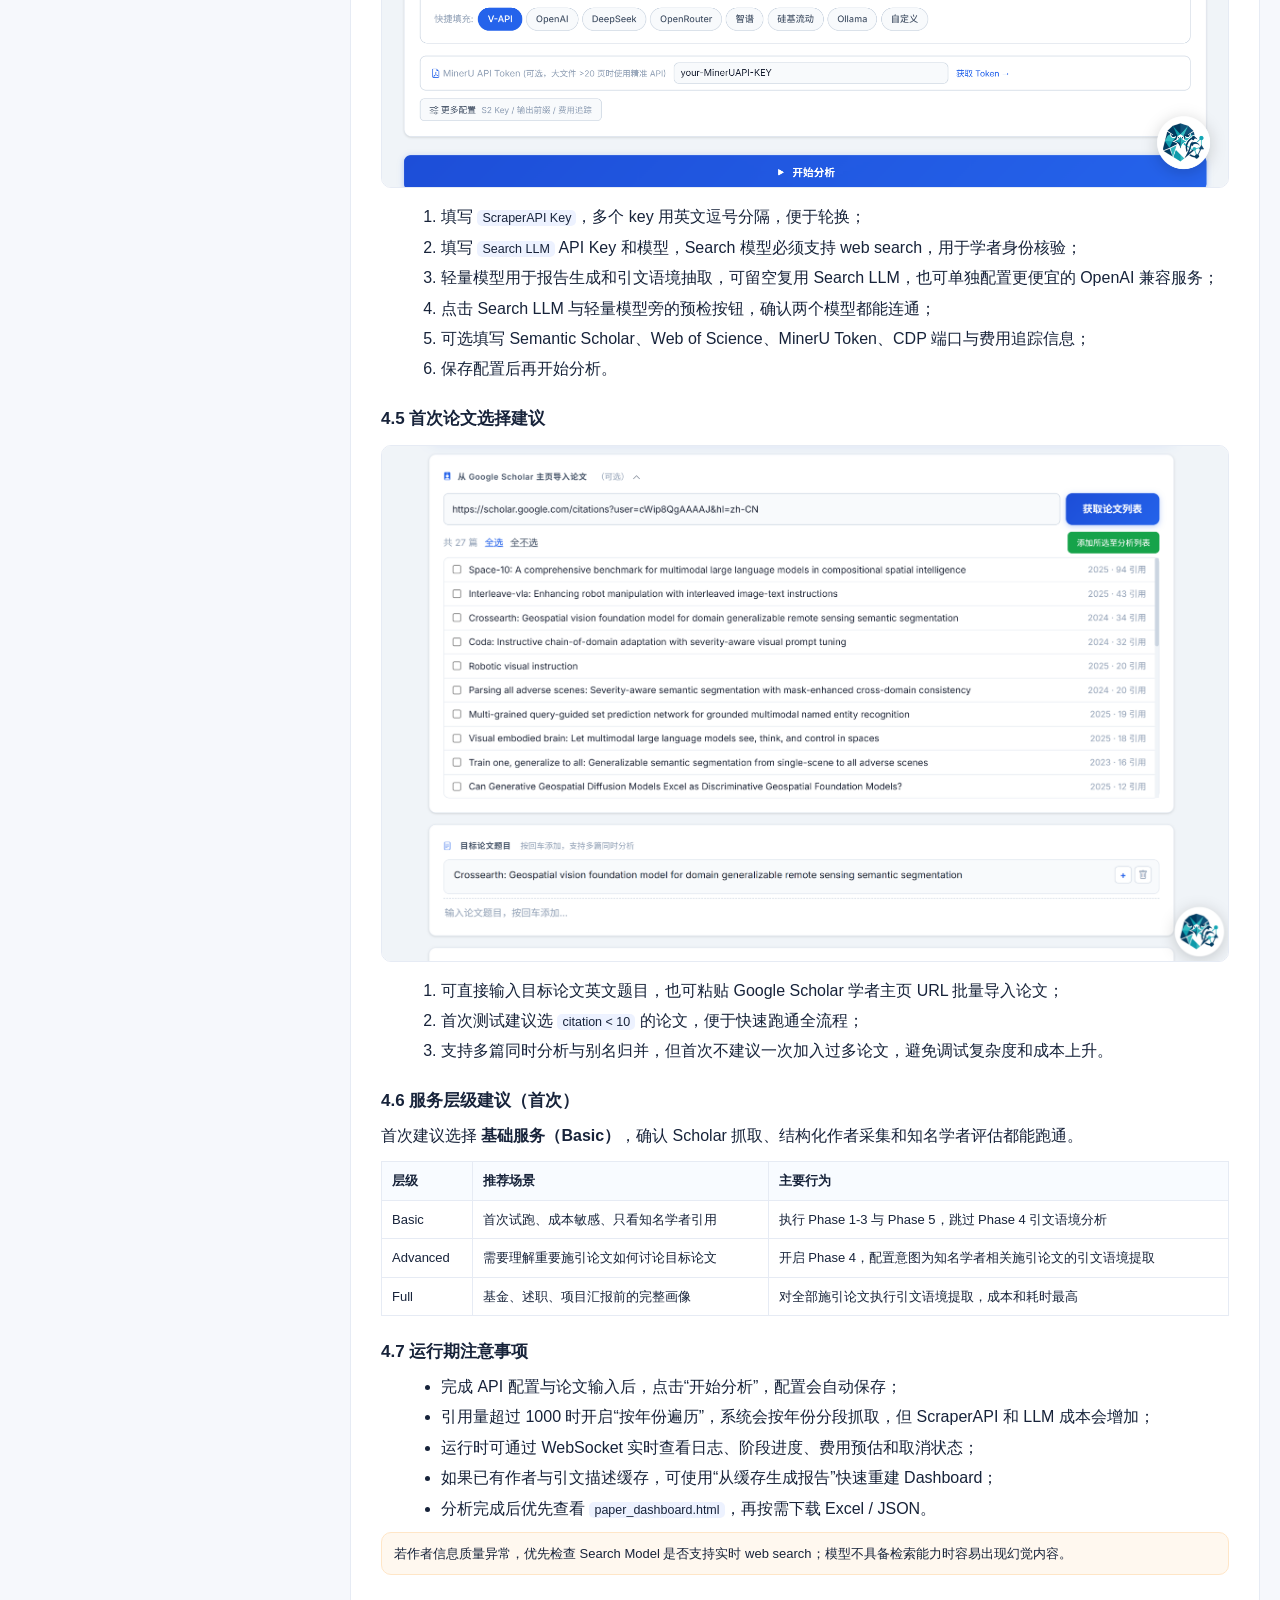
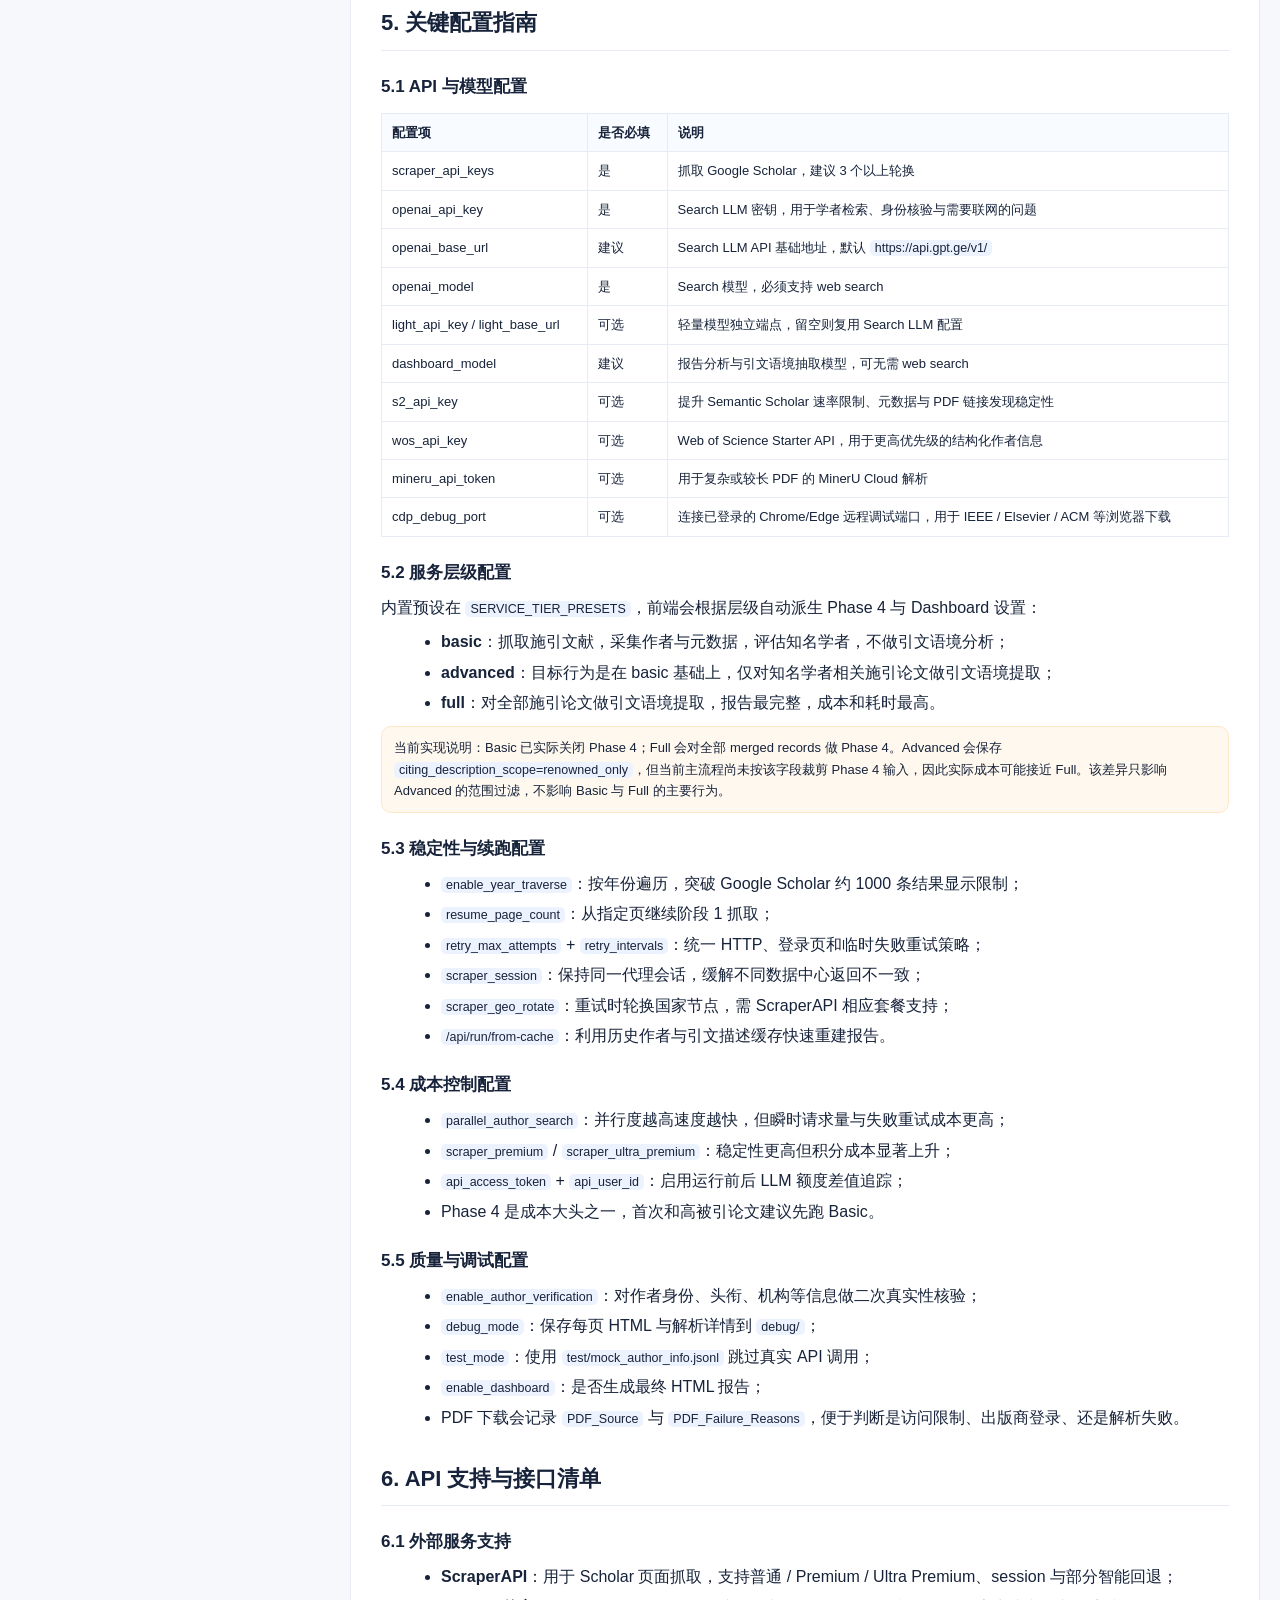
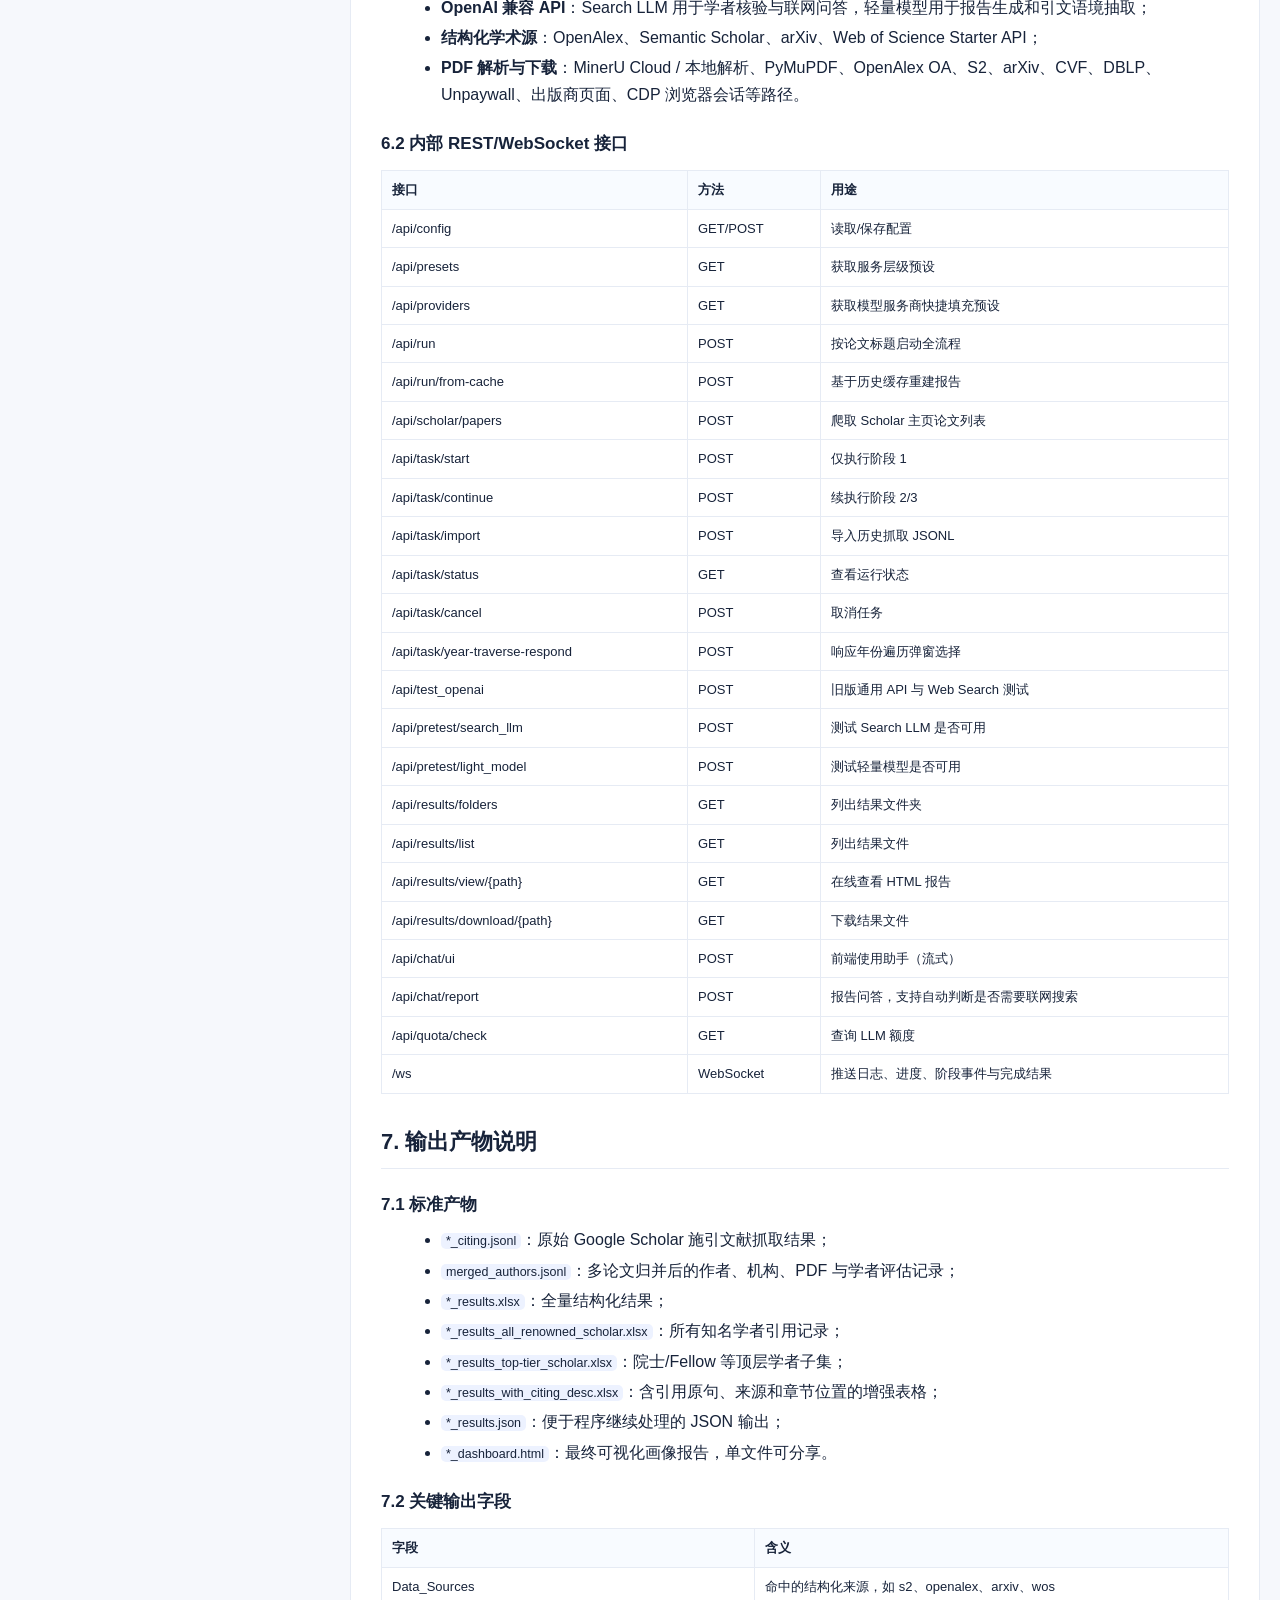
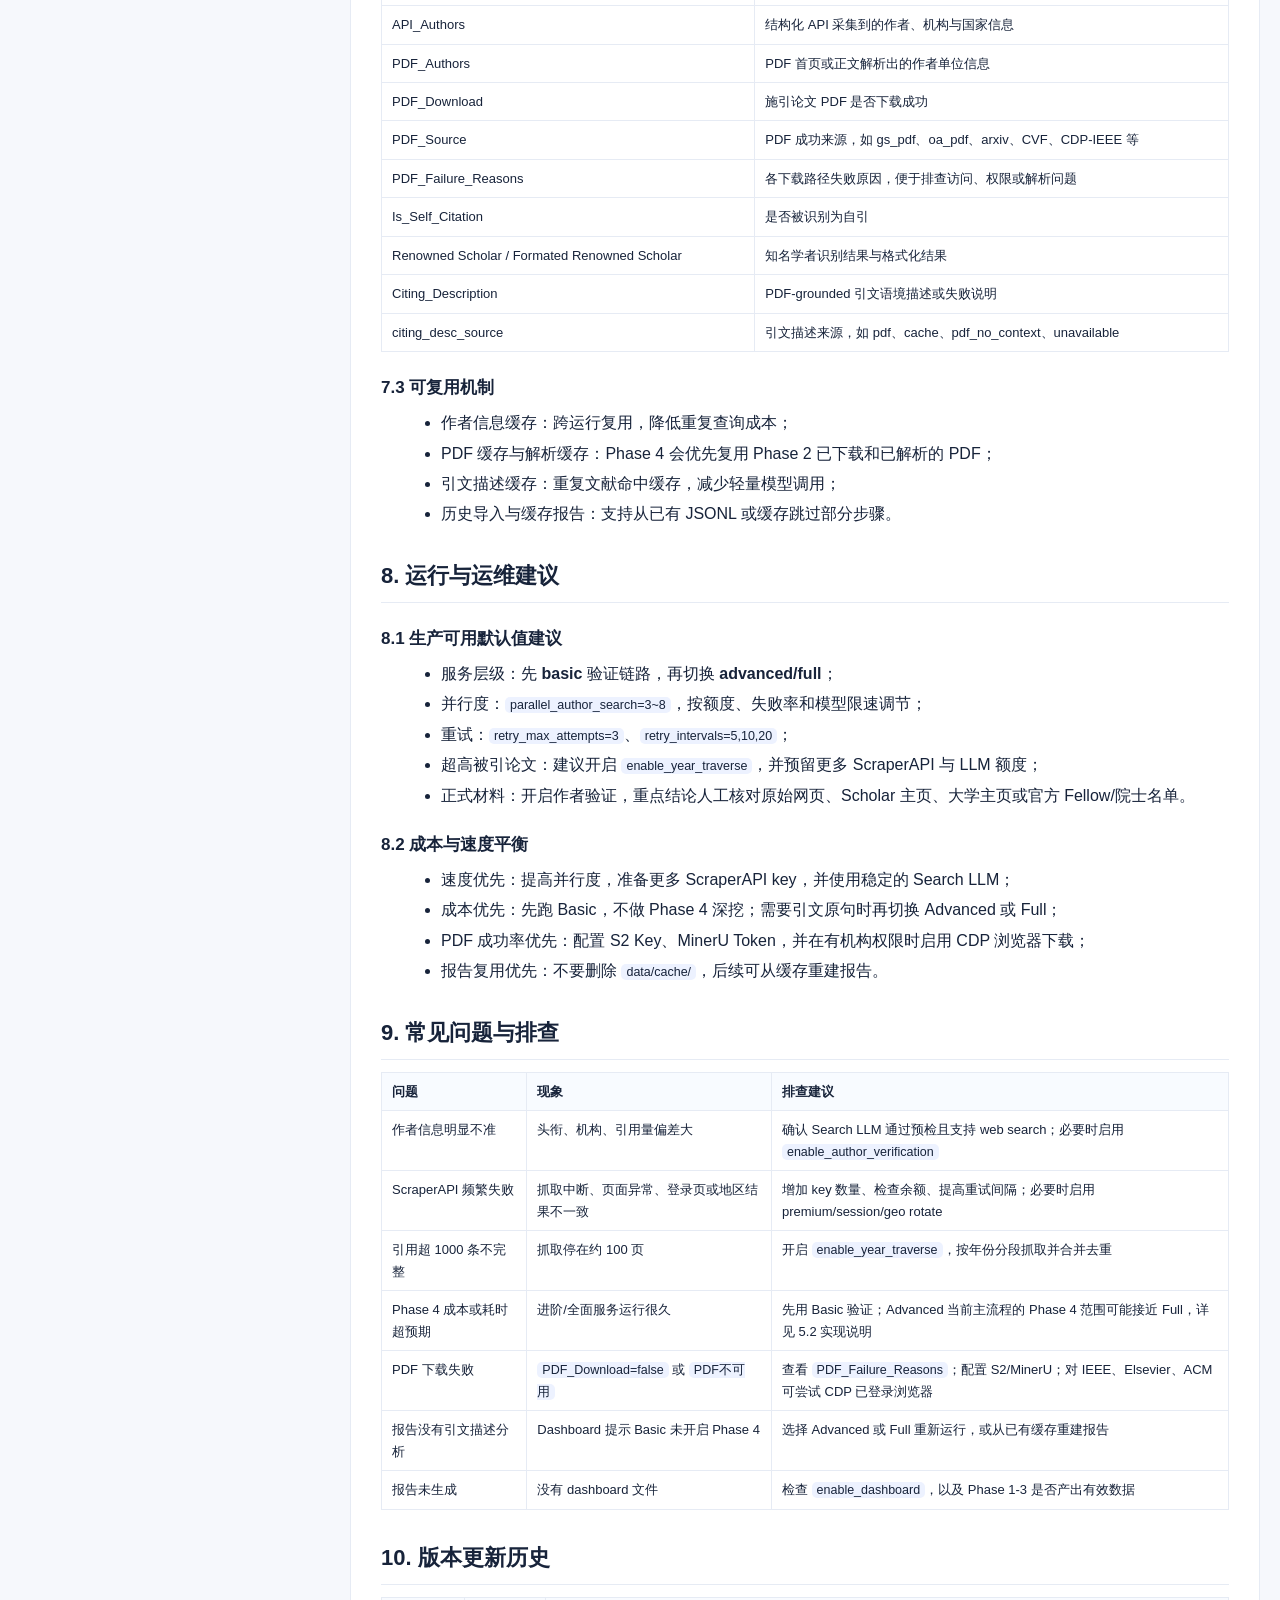
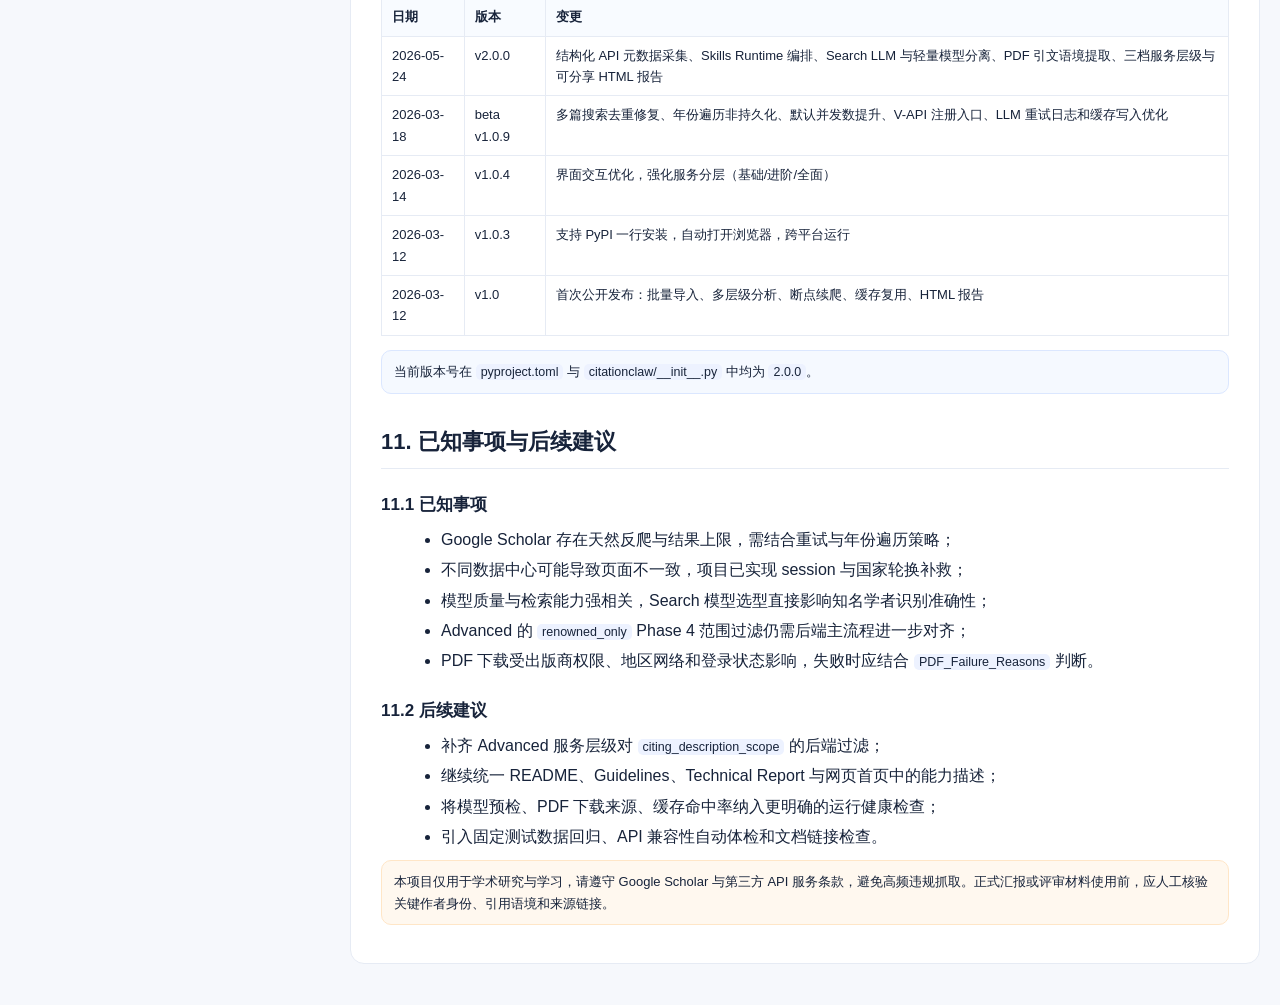
<file: modules/citationclaw/docs/guidelines.html>
<!DOCTYPE html>
<html lang="zh-CN">
<head>
  <meta charset="UTF-8">
  <meta name="viewport" content="width=device-width, initial-scale=1.0">
  <title>CitationClaw Guidelines</title>
  <link rel="icon" href="assets/head_logo.png">
  <meta name="description" content="CitationClaw v2 项目指南：Quick Start、服务层级、Search/Light 模型配置、PDF 引文语境、缓存复用、接口清单与排障建议。">
  <style>
    :root {
      --bg: #f6f8fc;
      --panel: #ffffff;
      --text: #17233a;
      --muted: #5f6b82;
      --line: #e6ebf4;
      --primary: #2f66f3;
      --primary-soft: #edf3ff;
      --code-bg: #0f172a;
      --code-text: #dbeafe;
      --max-width: 1320px;
      --sidebar-w: 310px;
    }

    * { box-sizing: border-box; }
    html { scroll-behavior: smooth; }
    body {
      margin: 0;
      font-family: -apple-system, BlinkMacSystemFont, "Segoe UI", Roboto, "Helvetica Neue", Arial, "PingFang SC", "Microsoft YaHei", sans-serif;
      color: var(--text);
      background: var(--bg);
      line-height: 1.65;
    }

    .layout {
      max-width: var(--max-width);
      margin: 0 auto;
      display: grid;
      grid-template-columns: var(--sidebar-w) minmax(0, 1fr);
      gap: 20px;
      padding: 20px;
    }

    .sidebar {
      position: sticky;
      top: 14px;
      align-self: start;
      max-height: calc(100vh - 28px);
      overflow: auto;
      background: var(--panel);
      border: 1px solid var(--line);
      border-radius: 14px;
      padding: 16px 14px;
    }

    .brand {
      padding: 6px 8px 12px;
      border-bottom: 1px solid var(--line);
      margin-bottom: 10px;
    }
    .brand h1 {
      margin: 0;
      font-size: 16px;
      line-height: 1.35;
    }
    .brand p {
      margin: 6px 0 0;
      color: var(--muted);
      font-size: 12px;
    }

    .toc { list-style: none; padding: 0; margin: 0; }
    .toc li { margin: 2px 0; }
    .toc a {
      display: block;
      text-decoration: none;
      color: #334155;
      border-radius: 8px;
      padding: 7px 9px;
      font-size: 13px;
    }
    .toc a:hover {
      background: var(--primary-soft);
      color: var(--primary);
    }
    .toc .sub {
      list-style: none;
      margin: 3px 0 5px 8px;
      padding-left: 8px;
      border-left: 1px dashed #d2dcf0;
    }
    .toc .sub a {
      font-size: 12px;
      padding: 6px 8px;
      color: #4b5568;
    }

    .content {
      background: var(--panel);
      border: 1px solid var(--line);
      border-radius: 14px;
      padding: 28px 30px;
    }

    .hero {
      background: linear-gradient(135deg, #eef4ff 0%, #f8f4ff 100%);
      border: 1px solid #dfe9ff;
      border-radius: 14px;
      padding: 18px 20px;
      margin-bottom: 26px;
    }
    .hero h2 {
      margin: 0 0 8px;
      font-size: 24px;
      line-height: 1.35;
    }
    .hero p {
      margin: 0;
      color: var(--muted);
      font-size: 14px;
    }

    h2 {
      margin-top: 30px;
      margin-bottom: 10px;
      font-size: 22px;
      border-bottom: 1px solid var(--line);
      padding-bottom: 8px;
    }
    h3 {
      margin-top: 22px;
      margin-bottom: 8px;
      font-size: 17px;
    }
    h4 {
      margin-top: 16px;
      margin-bottom: 6px;
      font-size: 15px;
    }
    p { margin: 8px 0; }
    ul, ol { margin: 8px 0 8px 20px; }
    li { margin: 4px 0; }

    table {
      width: 100%;
      border-collapse: collapse;
      margin: 12px 0 14px;
      font-size: 13px;
    }
    th, td {
      border: 1px solid var(--line);
      padding: 8px 10px;
      vertical-align: top;
      text-align: left;
    }
    th { background: #f8fbff; }

    .tag {
      display: inline-block;
      padding: 1px 8px;
      border-radius: 99px;
      background: var(--primary-soft);
      border: 1px solid #dbe7ff;
      color: var(--primary);
      font-size: 12px;
      margin-right: 4px;
    }

    pre {
      margin: 10px 0;
      background: var(--code-bg);
      color: var(--code-text);
      border-radius: 10px;
      padding: 14px 16px;
      overflow-x: auto;
      font-size: 12px;
      line-height: 1.65;
    }
    code {
      font-family: ui-monospace, SFMono-Regular, Menlo, Consolas, "Liberation Mono", monospace;
    }
    .inline {
      background: #edf2ff;
      padding: 1px 5px;
      border-radius: 5px;
      font-size: 12.5px;
    }

    .note, .warn {
      border-radius: 10px;
      padding: 10px 12px;
      margin: 10px 0;
      font-size: 13px;
    }
    .note {
      border: 1px solid #dbe7ff;
      background: #f5f9ff;
    }
    .warn {
      border: 1px solid #ffe6c7;
      background: #fff8ef;
    }

    @media (max-width: 1100px) {
      .layout { grid-template-columns: 1fr; }
      .sidebar {
        position: relative;
        top: 0;
        max-height: none;
      }
      .content { padding: 22px 18px; }
    }
  </style>
</head>
<body>
  <div class="layout">
    <aside class="sidebar">
      <div class="brand">
        <h1>CitationClaw<br>Project Guidelines</h1>
        <p>左侧导航完整覆盖，顶部无导航栏</p>
      </div>
      <ul class="toc">
        <li><a href="#overview">1. 文档定位与适用范围</a></li>
        <li><a href="#architecture">2. 项目剖析（架构与流程）</a>
          <ul class="sub">
            <li><a href="#architecture-pipeline">2.1 五阶段流水线</a></li>
            <li><a href="#architecture-frontend">2.2 前端结构</a></li>
            <li><a href="#architecture-backend">2.3 后端结构</a></li>
            <li><a href="#architecture-data">2.4 数据与产物结构</a></li>
          </ul>
        </li>
        <li><a href="#requirements">3. 环境要求</a></li>
        <li><a href="#installation">4. 安装与 Quick Start（首次使用）</a>
          <ul class="sub">
            <li><a href="#installation-pip">4.1 pip 安装（推荐）</a></li>
            <li><a href="#installation-source">4.2 源码运行（开发者）</a></li>
            <li><a href="#installation-cli">4.3 启动参数</a></li>
            <li><a href="#quickstart-api">4.4 API 配置建议</a></li>
            <li><a href="#quickstart-paper">4.5 首次论文选择</a></li>
            <li><a href="#quickstart-tier">4.6 服务层级建议</a></li>
            <li><a href="#quickstart-runtime">4.7 运行期注意事项</a></li>
          </ul>
        </li>
        <li><a href="#core-config">5. 关键配置指南</a>
          <ul class="sub">
            <li><a href="#core-config-api">5.1 API 与模型配置</a></li>
            <li><a href="#core-config-tier">5.2 服务层级配置</a></li>
            <li><a href="#core-config-reliability">5.3 稳定性与续跑配置</a></li>
            <li><a href="#core-config-cost">5.4 成本控制配置</a></li>
            <li><a href="#core-config-quality">5.5 质量与调试配置</a></li>
          </ul>
        </li>
        <li><a href="#api-support">6. API 支持与接口清单</a>
          <ul class="sub">
            <li><a href="#api-external">6.1 外部服务支持</a></li>
            <li><a href="#api-internal">6.2 内部 REST/WebSocket 接口</a></li>
          </ul>
        </li>
        <li><a href="#outputs">7. 输出产物说明</a></li>
        <li><a href="#operations">8. 运行与运维建议</a></li>
        <li><a href="#troubleshooting">9. 常见问题与排查</a></li>
        <li><a href="#changelog">10. 版本更新历史</a></li>
        <li><a href="#roadmap">11. 已知事项与后续建议</a></li>
      </ul>
    </aside>

    <main class="content">
      <div class="hero">
        <h2>CitationClaw 项目指南（Guidelines）</h2>
        <p>面向 CitationClaw v2.0.0 的完整使用说明，覆盖从首次配置、三档服务、PDF-grounded 引文语境，到缓存复用、报告问答与接口清单。</p>
      </div>

      <section id="overview">
        <h2>1. 文档定位与适用范围</h2>
        <p>本指南面向三类用户：</p>
        <ul>
          <li>使用者：希望快速跑通论文被引画像分析，并理解每个配置会影响什么；</li>
          <li>维护者：希望对齐当前 v2 流水线、服务层级、缓存与故障处理口径；</li>
          <li>开发者：希望扩展接口、替换模型、调整抓取、PDF 解析与报告链路。</li>
        </ul>
        <p>README 和项目主页适合快速了解，本文档是实际运行时的权威配置指南。</p>
      </section>

      <section id="architecture">
        <h2>2. 项目剖析（架构与流程）</h2>

        <h3 id="architecture-pipeline">2.1 五阶段流水线</h3>
        <p>核心执行逻辑位于 <span class="inline">citationclaw/app/task_executor.py</span>，当前完整运行路径如下：</p>
        <ol>
          <li><span class="tag">Phase 1</span>施引文献检索：基于 ScraperAPI 抓取 Google Scholar 引用列表，支持题目输入、Scholar 主页导入、多论文与年份遍历；</li>
          <li><span class="tag">Phase 2</span>作者与元数据采集：优先使用 OpenAlex / Semantic Scholar / arXiv / Web of Science 等结构化来源，并下载 PDF 作为作者单位兜底；</li>
          <li><span class="tag">Phase 3</span>学者影响力评估与导出：通过规则预过滤、Search LLM 核验与缓存复用识别院士、Fellow、杰青等高影响力学者；</li>
          <li><span class="tag">Phase 4</span>引文语境提取（可选）：复用 Phase 2 PDF，解析正文并用轻量模型抽取引用原句、章节位置与态度；</li>
          <li><span class="tag">Phase 5</span>画像报告生成（可选）：导出 Excel / JSON，并生成可分享的单文件 HTML Dashboard。</li>
        </ol>
        <div class="note">
          v2 的核心变化是结构化数据优先、Search LLM 与轻量模型分离、PDF 下载与解析链路增强、报告内问答，以及面向成本控制的 Basic / Advanced / Full 三档服务。
        </div>

        <h3 id="architecture-frontend">2.2 前端结构</h3>
        <ul>
          <li>模板：<span class="inline">citationclaw/templates/*.html</span>，包括首页、配置、结果与报告查看；</li>
          <li>脚本：<span class="inline">citationclaw/static/js/main.js</span> 与 <span class="inline">websocket.js</span>；</li>
          <li>交互特性：实时日志、阶段进度、任务取消、年份遍历弹窗、Search/轻量模型预检、配置快捷填充、UI 使用助手。</li>
        </ul>

        <h3 id="architecture-backend">2.3 后端结构</h3>
        <ul>
          <li>Web 框架：FastAPI（<span class="inline">citationclaw/app/main.py</span>）；</li>
          <li>配置中心：Pydantic 配置模型与服务层级预设（<span class="inline">config_manager.py</span>）；</li>
          <li>核心模块：Scholar 抓取、结构化元数据采集、PDF 下载与 MinerU/PyMuPDF 解析、学者预过滤、Search LLM 核验、导出器与 Dashboard 生成器；</li>
          <li>Skills Runtime：注册 <span class="inline">phase1_citation_fetch</span>、<span class="inline">phase4_citation_extract</span>、<span class="inline">phase5_report_generate</span> 等可替换阶段 Skill。</li>
        </ul>

        <h3 id="architecture-data">2.4 数据与产物结构</h3>
        <p>新流程默认输出到时间戳目录：</p>
        <pre><code>data/result-YYYYMMDD_HHMMSS/
  paper1_citing.jsonl
  paper1_author_information.jsonl
  merged_authors.jsonl
  paper_citing_desc.jsonl
  paper_results.xlsx
  paper_results_all_renowned_scholar.xlsx
  paper_results_top-tier_scholar.xlsx
  paper_results_with_citing_desc.xlsx
  paper_results.json
  paper_dashboard.html</code></pre>
        <p>跨运行缓存主要位于 <span class="inline">data/cache/</span>，包括作者信息、PDF 文件、PDF 解析结果和引文描述缓存。</p>
      </section>

      <section id="requirements">
        <h2>3. 环境要求</h2>
        <ul>
          <li>Python：<strong>3.10+</strong>（推荐 3.12）；</li>
          <li>系统：Linux / macOS / Windows；</li>
          <li>必需网络：Google Scholar、ScraperAPI、OpenAI 兼容服务端点；</li>
          <li>推荐网络：OpenAlex、Semantic Scholar、arXiv、Web of Science、MinerU、Unpaywall 与出版商页面；</li>
          <li>依赖管理：项目使用 <span class="inline">pyproject.toml</span> 与 <span class="inline">requirements.txt</span>。</li>
        </ul>
      </section>

      <section id="installation">
        <h2>4. 安装与 Quick Start（首次使用）</h2>

        <h3 id="installation-pip">4.1 pip 安装（推荐）</h3>
        <pre><code>pip install citationclaw
citationclaw
# 指定端口
citationclaw --port 8080</code></pre>

        <h3 id="installation-source">4.2 源码运行（开发者）</h3>
        <pre><code>git clone https://github.com/VisionXLab/CitationClaw.git
cd CitationClaw
pip install -r requirements.txt
python -m citationclaw
# 或
python -m citationclaw --port 8080</code></pre>

        <h3 id="installation-cli">4.3 启动参数</h3>
        <table>
          <thead>
            <tr><th>参数</th><th>默认值</th><th>说明</th></tr>
          </thead>
          <tbody>
            <tr><td><span class="inline">--host</span></td><td>127.0.0.1</td><td>监听地址</td></tr>
            <tr><td><span class="inline">--port</span></td><td>8000</td><td>监听端口</td></tr>
            <tr><td><span class="inline">--no-browser</span></td><td>False</td><td>启动后不自动打开浏览器</td></tr>
          </tbody>
        </table>

        <p>以下流程按“第一次使用”设计，默认你还没有任何本地配置。</p>

        <h3 id="quickstart-api">4.4 API 配置建议（按界面图示）</h3>
        <figure style="margin:12px 0 16px;">
          <img src="assets/guidelines/quick_api.png" alt="Quick Start API 配置示意"
               style="width:100%;max-width:980px;border:1px solid var(--line);border-radius:10px;display:block;">
        </figure>
        <ol>
          <li>填写 <span class="inline">ScraperAPI Key</span>，多个 key 用英文逗号分隔，便于轮换；</li>
          <li>填写 <span class="inline">Search LLM</span> API Key 和模型，Search 模型必须支持 web search，用于学者身份核验；</li>
          <li>轻量模型用于报告生成和引文语境抽取，可留空复用 Search LLM，也可单独配置更便宜的 OpenAI 兼容服务；</li>
          <li>点击 Search LLM 与轻量模型旁的预检按钮，确认两个模型都能连通；</li>
          <li>可选填写 Semantic Scholar、Web of Science、MinerU Token、CDP 端口与费用追踪信息；</li>
          <li>保存配置后再开始分析。</li>
        </ol>

        <h3 id="quickstart-paper">4.5 首次论文选择建议</h3>
        <figure style="margin:12px 0 16px;">
          <img src="assets/guidelines/quick_paper.png" alt="Quick Start 论文输入示意"
               style="width:100%;max-width:980px;border:1px solid var(--line);border-radius:10px;display:block;">
        </figure>
        <ol>
          <li>可直接输入目标论文英文题目，也可粘贴 Google Scholar 学者主页 URL 批量导入论文；</li>
          <li>首次测试建议选 <span class="inline">citation &lt; 10</span> 的论文，便于快速跑通全流程；</li>
          <li>支持多篇同时分析与别名归并，但首次不建议一次加入过多论文，避免调试复杂度和成本上升。</li>
        </ol>

        <h3 id="quickstart-tier">4.6 服务层级建议（首次）</h3>
        <p>首次建议选择 <strong>基础服务（Basic）</strong>，确认 Scholar 抓取、结构化作者采集和知名学者评估都能跑通。</p>
        <table>
          <thead>
            <tr><th>层级</th><th>推荐场景</th><th>主要行为</th></tr>
          </thead>
          <tbody>
            <tr><td>Basic</td><td>首次试跑、成本敏感、只看知名学者引用</td><td>执行 Phase 1-3 与 Phase 5，跳过 Phase 4 引文语境分析</td></tr>
            <tr><td>Advanced</td><td>需要理解重要施引论文如何讨论目标论文</td><td>开启 Phase 4，配置意图为知名学者相关施引论文的引文语境提取</td></tr>
            <tr><td>Full</td><td>基金、述职、项目汇报前的完整画像</td><td>对全部施引论文执行引文语境提取，成本和耗时最高</td></tr>
          </tbody>
        </table>

        <h3 id="quickstart-runtime">4.7 运行期注意事项</h3>
        <ul>
          <li>完成 API 配置与论文输入后，点击“开始分析”，配置会自动保存；</li>
          <li>引用量超过 1000 时开启“按年份遍历”，系统会按年份分段抓取，但 ScraperAPI 和 LLM 成本会增加；</li>
          <li>运行时可通过 WebSocket 实时查看日志、阶段进度、费用预估和取消状态；</li>
          <li>如果已有作者与引文描述缓存，可使用“从缓存生成报告”快速重建 Dashboard；</li>
          <li>分析完成后优先查看 <span class="inline">paper_dashboard.html</span>，再按需下载 Excel / JSON。</li>
        </ul>

        <div class="warn">
          若作者信息质量异常，优先检查 Search Model 是否支持实时 web search；模型不具备检索能力时容易出现幻觉内容。
        </div>
      </section>

      <section id="core-config">
        <h2>5. 关键配置指南</h2>

        <h3 id="core-config-api">5.1 API 与模型配置</h3>
        <table>
          <thead>
            <tr><th>配置项</th><th>是否必填</th><th>说明</th></tr>
          </thead>
          <tbody>
            <tr><td>scraper_api_keys</td><td>是</td><td>抓取 Google Scholar，建议 3 个以上轮换</td></tr>
            <tr><td>openai_api_key</td><td>是</td><td>Search LLM 密钥，用于学者检索、身份核验与需要联网的问题</td></tr>
            <tr><td>openai_base_url</td><td>建议</td><td>Search LLM API 基础地址，默认 <span class="inline">https://api.gpt.ge/v1/</span></td></tr>
            <tr><td>openai_model</td><td>是</td><td>Search 模型，必须支持 web search</td></tr>
            <tr><td>light_api_key / light_base_url</td><td>可选</td><td>轻量模型独立端点，留空则复用 Search LLM 配置</td></tr>
            <tr><td>dashboard_model</td><td>建议</td><td>报告分析与引文语境抽取模型，可无需 web search</td></tr>
            <tr><td>s2_api_key</td><td>可选</td><td>提升 Semantic Scholar 速率限制、元数据与 PDF 链接发现稳定性</td></tr>
            <tr><td>wos_api_key</td><td>可选</td><td>Web of Science Starter API，用于更高优先级的结构化作者信息</td></tr>
            <tr><td>mineru_api_token</td><td>可选</td><td>用于复杂或较长 PDF 的 MinerU Cloud 解析</td></tr>
            <tr><td>cdp_debug_port</td><td>可选</td><td>连接已登录的 Chrome/Edge 远程调试端口，用于 IEEE / Elsevier / ACM 等浏览器下载</td></tr>
          </tbody>
        </table>

        <h3 id="core-config-tier">5.2 服务层级配置</h3>
        <p>内置预设在 <span class="inline">SERVICE_TIER_PRESETS</span>，前端会根据层级自动派生 Phase 4 与 Dashboard 设置：</p>
        <ul>
          <li><strong>basic</strong>：抓取施引文献，采集作者与元数据，评估知名学者，不做引文语境分析；</li>
          <li><strong>advanced</strong>：目标行为是在 basic 基础上，仅对知名学者相关施引论文做引文语境提取；</li>
          <li><strong>full</strong>：对全部施引论文做引文语境提取，报告最完整，成本和耗时最高。</li>
        </ul>
        <div class="warn">
          当前实现说明：Basic 已实际关闭 Phase 4；Full 会对全部 merged records 做 Phase 4。Advanced 会保存 <span class="inline">citing_description_scope=renowned_only</span>，但当前主流程尚未按该字段裁剪 Phase 4 输入，因此实际成本可能接近 Full。该差异只影响 Advanced 的范围过滤，不影响 Basic 与 Full 的主要行为。
        </div>

        <h3 id="core-config-reliability">5.3 稳定性与续跑配置</h3>
        <ul>
          <li><span class="inline">enable_year_traverse</span>：按年份遍历，突破 Google Scholar 约 1000 条结果显示限制；</li>
          <li><span class="inline">resume_page_count</span>：从指定页继续阶段 1 抓取；</li>
          <li><span class="inline">retry_max_attempts</span> + <span class="inline">retry_intervals</span>：统一 HTTP、登录页和临时失败重试策略；</li>
          <li><span class="inline">scraper_session</span>：保持同一代理会话，缓解不同数据中心返回不一致；</li>
          <li><span class="inline">scraper_geo_rotate</span>：重试时轮换国家节点，需 ScraperAPI 相应套餐支持；</li>
          <li><span class="inline">/api/run/from-cache</span>：利用历史作者与引文描述缓存快速重建报告。</li>
        </ul>

        <h3 id="core-config-cost">5.4 成本控制配置</h3>
        <ul>
          <li><span class="inline">parallel_author_search</span>：并行度越高速度越快，但瞬时请求量与失败重试成本更高；</li>
          <li><span class="inline">scraper_premium</span> / <span class="inline">scraper_ultra_premium</span>：稳定性更高但积分成本显著上升；</li>
          <li><span class="inline">api_access_token</span> + <span class="inline">api_user_id</span>：启用运行前后 LLM 额度差值追踪；</li>
          <li>Phase 4 是成本大头之一，首次和高被引论文建议先跑 Basic。</li>
        </ul>

        <h3 id="core-config-quality">5.5 质量与调试配置</h3>
        <ul>
          <li><span class="inline">enable_author_verification</span>：对作者身份、头衔、机构等信息做二次真实性核验；</li>
          <li><span class="inline">debug_mode</span>：保存每页 HTML 与解析详情到 <span class="inline">debug/</span>；</li>
          <li><span class="inline">test_mode</span>：使用 <span class="inline">test/mock_author_info.jsonl</span> 跳过真实 API 调用；</li>
          <li><span class="inline">enable_dashboard</span>：是否生成最终 HTML 报告；</li>
          <li>PDF 下载会记录 <span class="inline">PDF_Source</span> 与 <span class="inline">PDF_Failure_Reasons</span>，便于判断是访问限制、出版商登录、还是解析失败。</li>
        </ul>
      </section>

      <section id="api-support">
        <h2>6. API 支持与接口清单</h2>

        <h3 id="api-external">6.1 外部服务支持</h3>
        <ul>
          <li><strong>ScraperAPI</strong>：用于 Scholar 页面抓取，支持普通 / Premium / Ultra Premium、session 与部分智能回退；</li>
          <li><strong>OpenAI 兼容 API</strong>：Search LLM 用于学者核验与联网问答，轻量模型用于报告生成和引文语境抽取；</li>
          <li><strong>结构化学术源</strong>：OpenAlex、Semantic Scholar、arXiv、Web of Science Starter API；</li>
          <li><strong>PDF 解析与下载</strong>：MinerU Cloud / 本地解析、PyMuPDF、OpenAlex OA、S2、arXiv、CVF、DBLP、Unpaywall、出版商页面、CDP 浏览器会话等路径。</li>
        </ul>

        <h3 id="api-internal">6.2 内部 REST/WebSocket 接口</h3>
        <table>
          <thead>
            <tr><th>接口</th><th>方法</th><th>用途</th></tr>
          </thead>
          <tbody>
            <tr><td>/api/config</td><td>GET/POST</td><td>读取/保存配置</td></tr>
            <tr><td>/api/presets</td><td>GET</td><td>获取服务层级预设</td></tr>
            <tr><td>/api/providers</td><td>GET</td><td>获取模型服务商快捷填充预设</td></tr>
            <tr><td>/api/run</td><td>POST</td><td>按论文标题启动全流程</td></tr>
            <tr><td>/api/run/from-cache</td><td>POST</td><td>基于历史缓存重建报告</td></tr>
            <tr><td>/api/scholar/papers</td><td>POST</td><td>爬取 Scholar 主页论文列表</td></tr>
            <tr><td>/api/task/start</td><td>POST</td><td>仅执行阶段 1</td></tr>
            <tr><td>/api/task/continue</td><td>POST</td><td>续执行阶段 2/3</td></tr>
            <tr><td>/api/task/import</td><td>POST</td><td>导入历史抓取 JSONL</td></tr>
            <tr><td>/api/task/status</td><td>GET</td><td>查看运行状态</td></tr>
            <tr><td>/api/task/cancel</td><td>POST</td><td>取消任务</td></tr>
            <tr><td>/api/task/year-traverse-respond</td><td>POST</td><td>响应年份遍历弹窗选择</td></tr>
            <tr><td>/api/test_openai</td><td>POST</td><td>旧版通用 API 与 Web Search 测试</td></tr>
            <tr><td>/api/pretest/search_llm</td><td>POST</td><td>测试 Search LLM 是否可用</td></tr>
            <tr><td>/api/pretest/light_model</td><td>POST</td><td>测试轻量模型是否可用</td></tr>
            <tr><td>/api/results/folders</td><td>GET</td><td>列出结果文件夹</td></tr>
            <tr><td>/api/results/list</td><td>GET</td><td>列出结果文件</td></tr>
            <tr><td>/api/results/view/{path}</td><td>GET</td><td>在线查看 HTML 报告</td></tr>
            <tr><td>/api/results/download/{path}</td><td>GET</td><td>下载结果文件</td></tr>
            <tr><td>/api/chat/ui</td><td>POST</td><td>前端使用助手（流式）</td></tr>
            <tr><td>/api/chat/report</td><td>POST</td><td>报告问答，支持自动判断是否需要联网搜索</td></tr>
            <tr><td>/api/quota/check</td><td>GET</td><td>查询 LLM 额度</td></tr>
            <tr><td>/ws</td><td>WebSocket</td><td>推送日志、进度、阶段事件与完成结果</td></tr>
          </tbody>
        </table>
      </section>

      <section id="outputs">
        <h2>7. 输出产物说明</h2>
        <h3>7.1 标准产物</h3>
        <ul>
          <li><span class="inline">*_citing.jsonl</span>：原始 Google Scholar 施引文献抓取结果；</li>
          <li><span class="inline">merged_authors.jsonl</span>：多论文归并后的作者、机构、PDF 与学者评估记录；</li>
          <li><span class="inline">*_results.xlsx</span>：全量结构化结果；</li>
          <li><span class="inline">*_results_all_renowned_scholar.xlsx</span>：所有知名学者引用记录；</li>
          <li><span class="inline">*_results_top-tier_scholar.xlsx</span>：院士/Fellow 等顶层学者子集；</li>
          <li><span class="inline">*_results_with_citing_desc.xlsx</span>：含引用原句、来源和章节位置的增强表格；</li>
          <li><span class="inline">*_results.json</span>：便于程序继续处理的 JSON 输出；</li>
          <li><span class="inline">*_dashboard.html</span>：最终可视化画像报告，单文件可分享。</li>
        </ul>

        <h3>7.2 关键输出字段</h3>
        <table>
          <thead>
            <tr><th>字段</th><th>含义</th></tr>
          </thead>
          <tbody>
            <tr><td>Data_Sources</td><td>命中的结构化来源，如 s2、openalex、arxiv、wos</td></tr>
            <tr><td>API_Authors</td><td>结构化 API 采集到的作者、机构与国家信息</td></tr>
            <tr><td>PDF_Authors</td><td>PDF 首页或正文解析出的作者单位信息</td></tr>
            <tr><td>PDF_Download</td><td>施引论文 PDF 是否下载成功</td></tr>
            <tr><td>PDF_Source</td><td>PDF 成功来源，如 gs_pdf、oa_pdf、arxiv、CVF、CDP-IEEE 等</td></tr>
            <tr><td>PDF_Failure_Reasons</td><td>各下载路径失败原因，便于排查访问、权限或解析问题</td></tr>
            <tr><td>Is_Self_Citation</td><td>是否被识别为自引</td></tr>
            <tr><td>Renowned Scholar / Formated Renowned Scholar</td><td>知名学者识别结果与格式化结果</td></tr>
            <tr><td>Citing_Description</td><td>PDF-grounded 引文语境描述或失败说明</td></tr>
            <tr><td>citing_desc_source</td><td>引文描述来源，如 pdf、cache、pdf_no_context、unavailable</td></tr>
          </tbody>
        </table>

        <h3>7.3 可复用机制</h3>
        <ul>
          <li>作者信息缓存：跨运行复用，降低重复查询成本；</li>
          <li>PDF 缓存与解析缓存：Phase 4 会优先复用 Phase 2 已下载和已解析的 PDF；</li>
          <li>引文描述缓存：重复文献命中缓存，减少轻量模型调用；</li>
          <li>历史导入与缓存报告：支持从已有 JSONL 或缓存跳过部分步骤。</li>
        </ul>
      </section>

      <section id="operations">
        <h2>8. 运行与运维建议</h2>
        <h3>8.1 生产可用默认值建议</h3>
        <ul>
          <li>服务层级：先 <strong>basic</strong> 验证链路，再切换 <strong>advanced/full</strong>；</li>
          <li>并行度：<span class="inline">parallel_author_search=3~8</span>，按额度、失败率和模型限速调节；</li>
          <li>重试：<span class="inline">retry_max_attempts=3</span>、<span class="inline">retry_intervals=5,10,20</span>；</li>
          <li>超高被引论文：建议开启 <span class="inline">enable_year_traverse</span>，并预留更多 ScraperAPI 与 LLM 额度；</li>
          <li>正式材料：开启作者验证，重点结论人工核对原始网页、Scholar 主页、大学主页或官方 Fellow/院士名单。</li>
        </ul>

        <h3>8.2 成本与速度平衡</h3>
        <ul>
          <li>速度优先：提高并行度，准备更多 ScraperAPI key，并使用稳定的 Search LLM；</li>
          <li>成本优先：先跑 Basic，不做 Phase 4 深挖；需要引文原句时再切换 Advanced 或 Full；</li>
          <li>PDF 成功率优先：配置 S2 Key、MinerU Token，并在有机构权限时启用 CDP 浏览器下载；</li>
          <li>报告复用优先：不要删除 <span class="inline">data/cache/</span>，后续可从缓存重建报告。</li>
        </ul>
      </section>

      <section id="troubleshooting">
        <h2>9. 常见问题与排查</h2>
        <table>
          <thead>
            <tr><th>问题</th><th>现象</th><th>排查建议</th></tr>
          </thead>
          <tbody>
            <tr>
              <td>作者信息明显不准</td>
              <td>头衔、机构、引用量偏差大</td>
              <td>确认 Search LLM 通过预检且支持 web search；必要时启用 <span class="inline">enable_author_verification</span></td>
            </tr>
            <tr>
              <td>ScraperAPI 频繁失败</td>
              <td>抓取中断、页面异常、登录页或地区结果不一致</td>
              <td>增加 key 数量、检查余额、提高重试间隔；必要时启用 premium/session/geo rotate</td>
            </tr>
            <tr>
              <td>引用超 1000 条不完整</td>
              <td>抓取停在约 100 页</td>
              <td>开启 <span class="inline">enable_year_traverse</span>，按年份分段抓取并合并去重</td>
            </tr>
            <tr>
              <td>Phase 4 成本或耗时超预期</td>
              <td>进阶/全面服务运行很久</td>
              <td>先用 Basic 验证；Advanced 当前主流程的 Phase 4 范围可能接近 Full，详见 5.2 实现说明</td>
            </tr>
            <tr>
              <td>PDF 下载失败</td>
              <td><span class="inline">PDF_Download=false</span> 或 <span class="inline">PDF不可用</span></td>
              <td>查看 <span class="inline">PDF_Failure_Reasons</span>；配置 S2/MinerU；对 IEEE、Elsevier、ACM 可尝试 CDP 已登录浏览器</td>
            </tr>
            <tr>
              <td>报告没有引文描述分析</td>
              <td>Dashboard 提示 Basic 未开启 Phase 4</td>
              <td>选择 Advanced 或 Full 重新运行，或从已有缓存重建报告</td>
            </tr>
            <tr>
              <td>报告未生成</td>
              <td>没有 dashboard 文件</td>
              <td>检查 <span class="inline">enable_dashboard</span>，以及 Phase 1-3 是否产出有效数据</td>
            </tr>
          </tbody>
        </table>
      </section>

      <section id="changelog">
        <h2>10. 版本更新历史</h2>
        <table>
          <thead>
            <tr><th>日期</th><th>版本</th><th>变更</th></tr>
          </thead>
          <tbody>
            <tr><td>2026-05-24</td><td>v2.0.0</td><td>结构化 API 元数据采集、Skills Runtime 编排、Search LLM 与轻量模型分离、PDF 引文语境提取、三档服务层级与可分享 HTML 报告</td></tr>
            <tr><td>2026-03-18</td><td>beta v1.0.9</td><td>多篇搜索去重修复、年份遍历非持久化、默认并发数提升、V-API 注册入口、LLM 重试日志和缓存写入优化</td></tr>
            <tr><td>2026-03-14</td><td>v1.0.4</td><td>界面交互优化，强化服务分层（基础/进阶/全面）</td></tr>
            <tr><td>2026-03-12</td><td>v1.0.3</td><td>支持 PyPI 一行安装，自动打开浏览器，跨平台运行</td></tr>
            <tr><td>2026-03-12</td><td>v1.0</td><td>首次公开发布：批量导入、多层级分析、断点续爬、缓存复用、HTML 报告</td></tr>
          </tbody>
        </table>
        <div class="note">
          当前版本号在 <span class="inline">pyproject.toml</span> 与 <span class="inline">citationclaw/__init__.py</span> 中均为 <span class="inline">2.0.0</span>。
        </div>
      </section>

      <section id="roadmap">
        <h2>11. 已知事项与后续建议</h2>
        <h3>11.1 已知事项</h3>
        <ul>
          <li>Google Scholar 存在天然反爬与结果上限，需结合重试与年份遍历策略；</li>
          <li>不同数据中心可能导致页面不一致，项目已实现 session 与国家轮换补救；</li>
          <li>模型质量与检索能力强相关，Search 模型选型直接影响知名学者识别准确性；</li>
          <li>Advanced 的 <span class="inline">renowned_only</span> Phase 4 范围过滤仍需后端主流程进一步对齐；</li>
          <li>PDF 下载受出版商权限、地区网络和登录状态影响，失败时应结合 <span class="inline">PDF_Failure_Reasons</span> 判断。</li>
        </ul>

        <h3>11.2 后续建议</h3>
        <ul>
          <li>补齐 Advanced 服务层级对 <span class="inline">citing_description_scope</span> 的后端过滤；</li>
          <li>继续统一 README、Guidelines、Technical Report 与网页首页中的能力描述；</li>
          <li>将模型预检、PDF 下载来源、缓存命中率纳入更明确的运行健康检查；</li>
          <li>引入固定测试数据回归、API 兼容性自动体检和文档链接检查。</li>
        </ul>

        <div class="warn">
          本项目仅用于学术研究与学习，请遵守 Google Scholar 与第三方 API 服务条款，避免高频违规抓取。正式汇报或评审材料使用前，应人工核验关键作者身份、引用语境和来源链接。
        </div>
      </section>
    </main>
  </div>
</body>
</html>
</file>
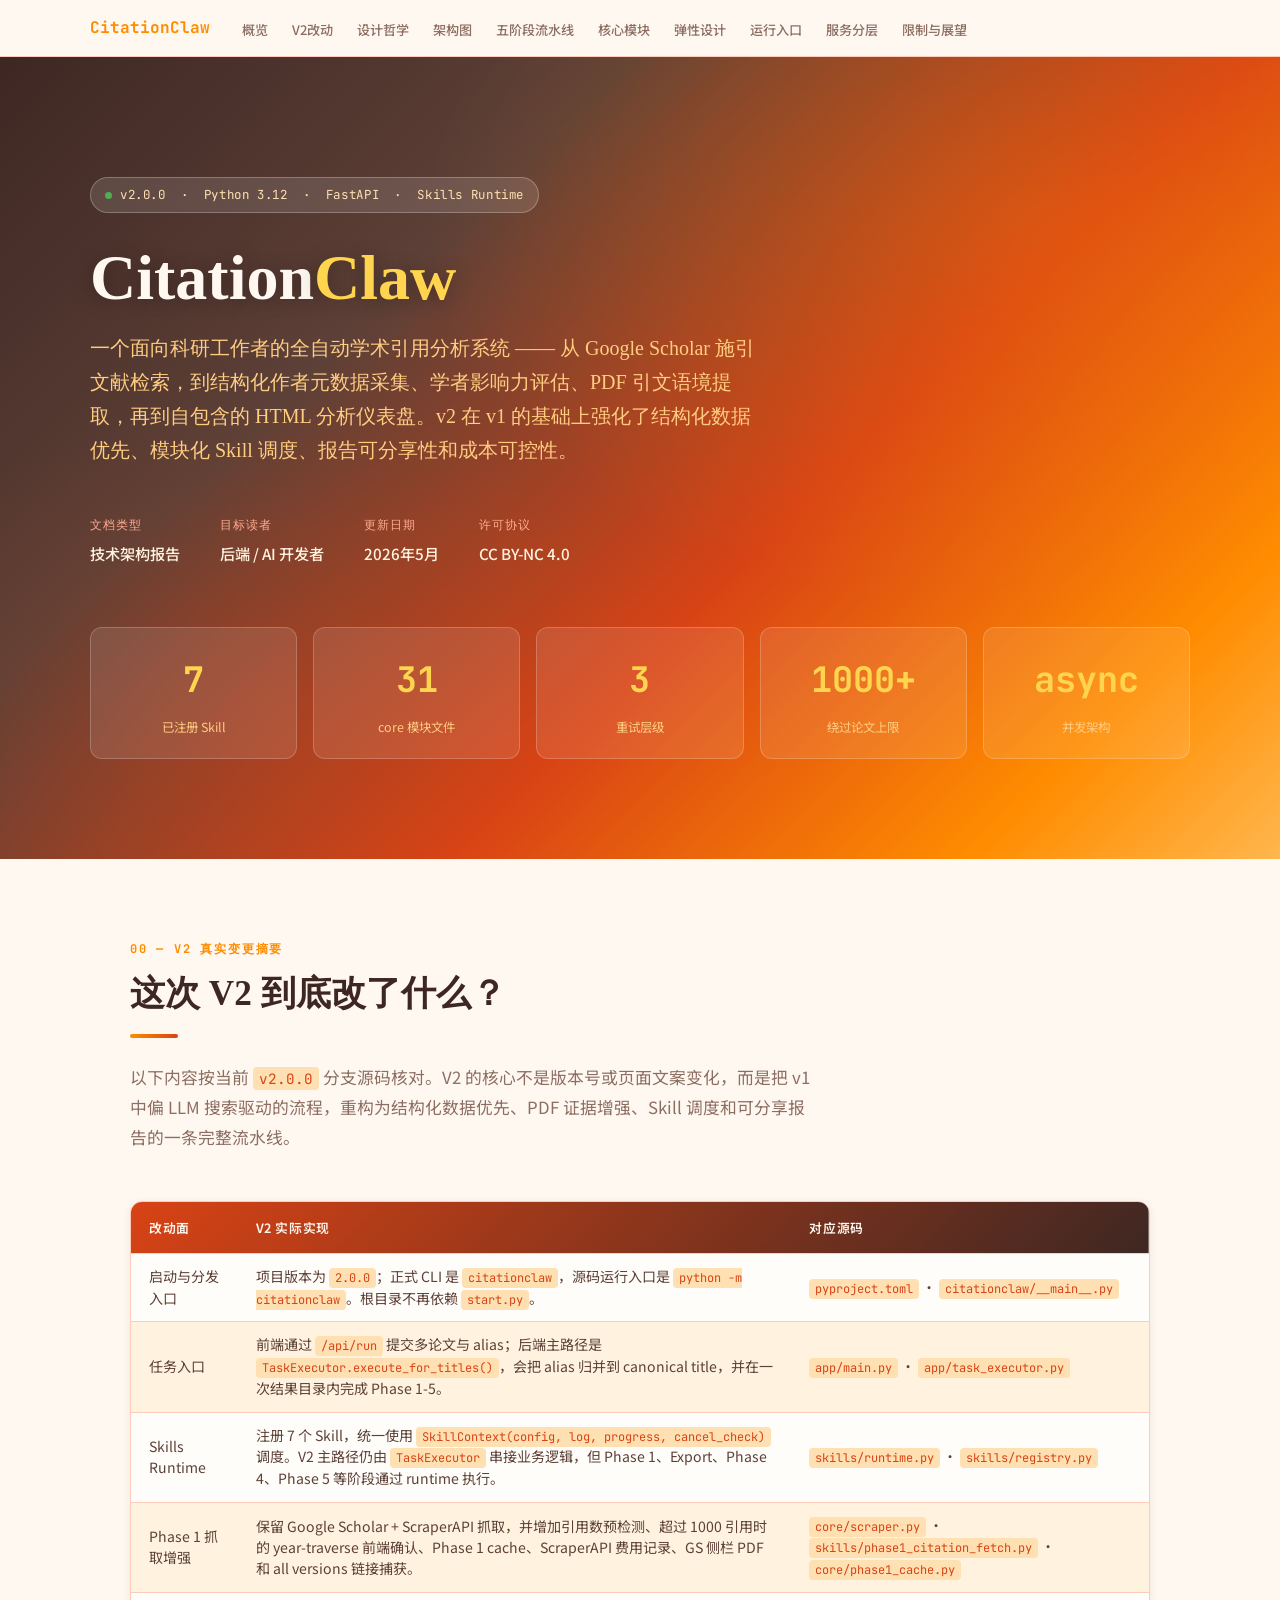
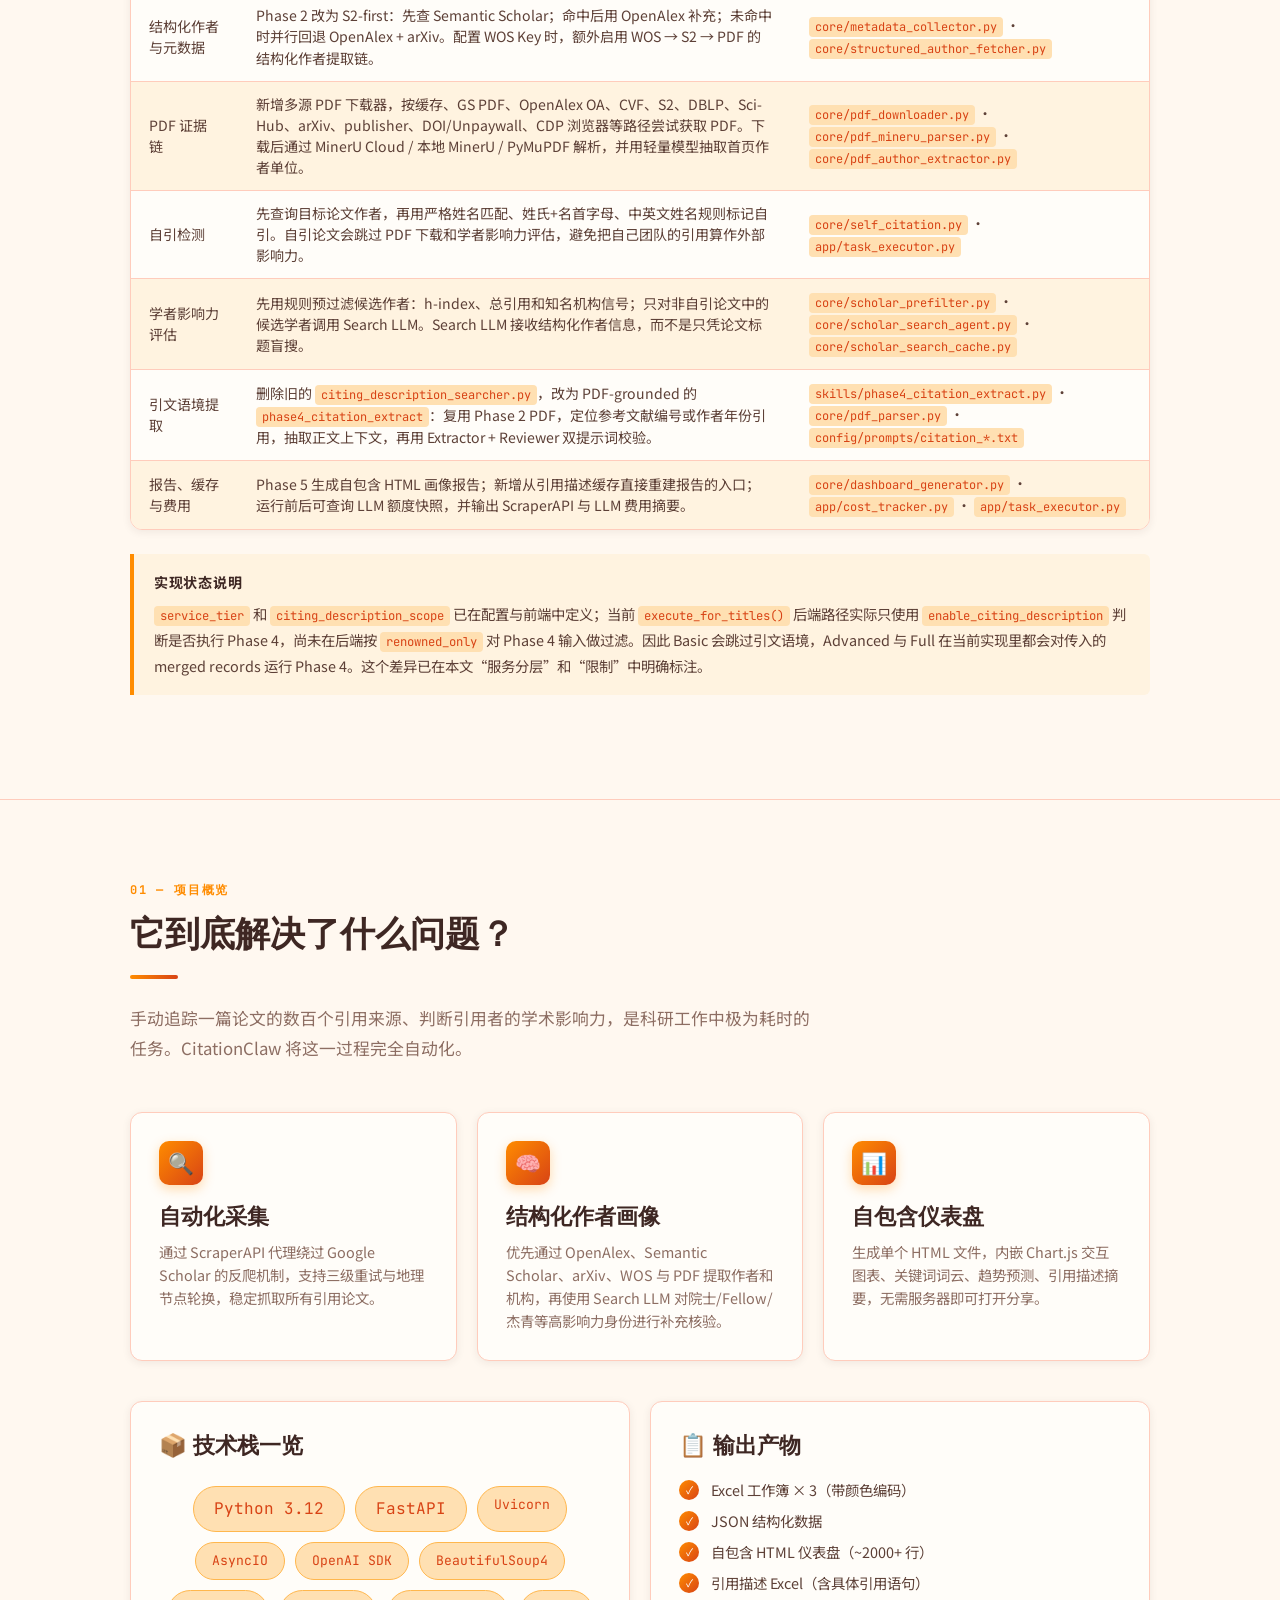
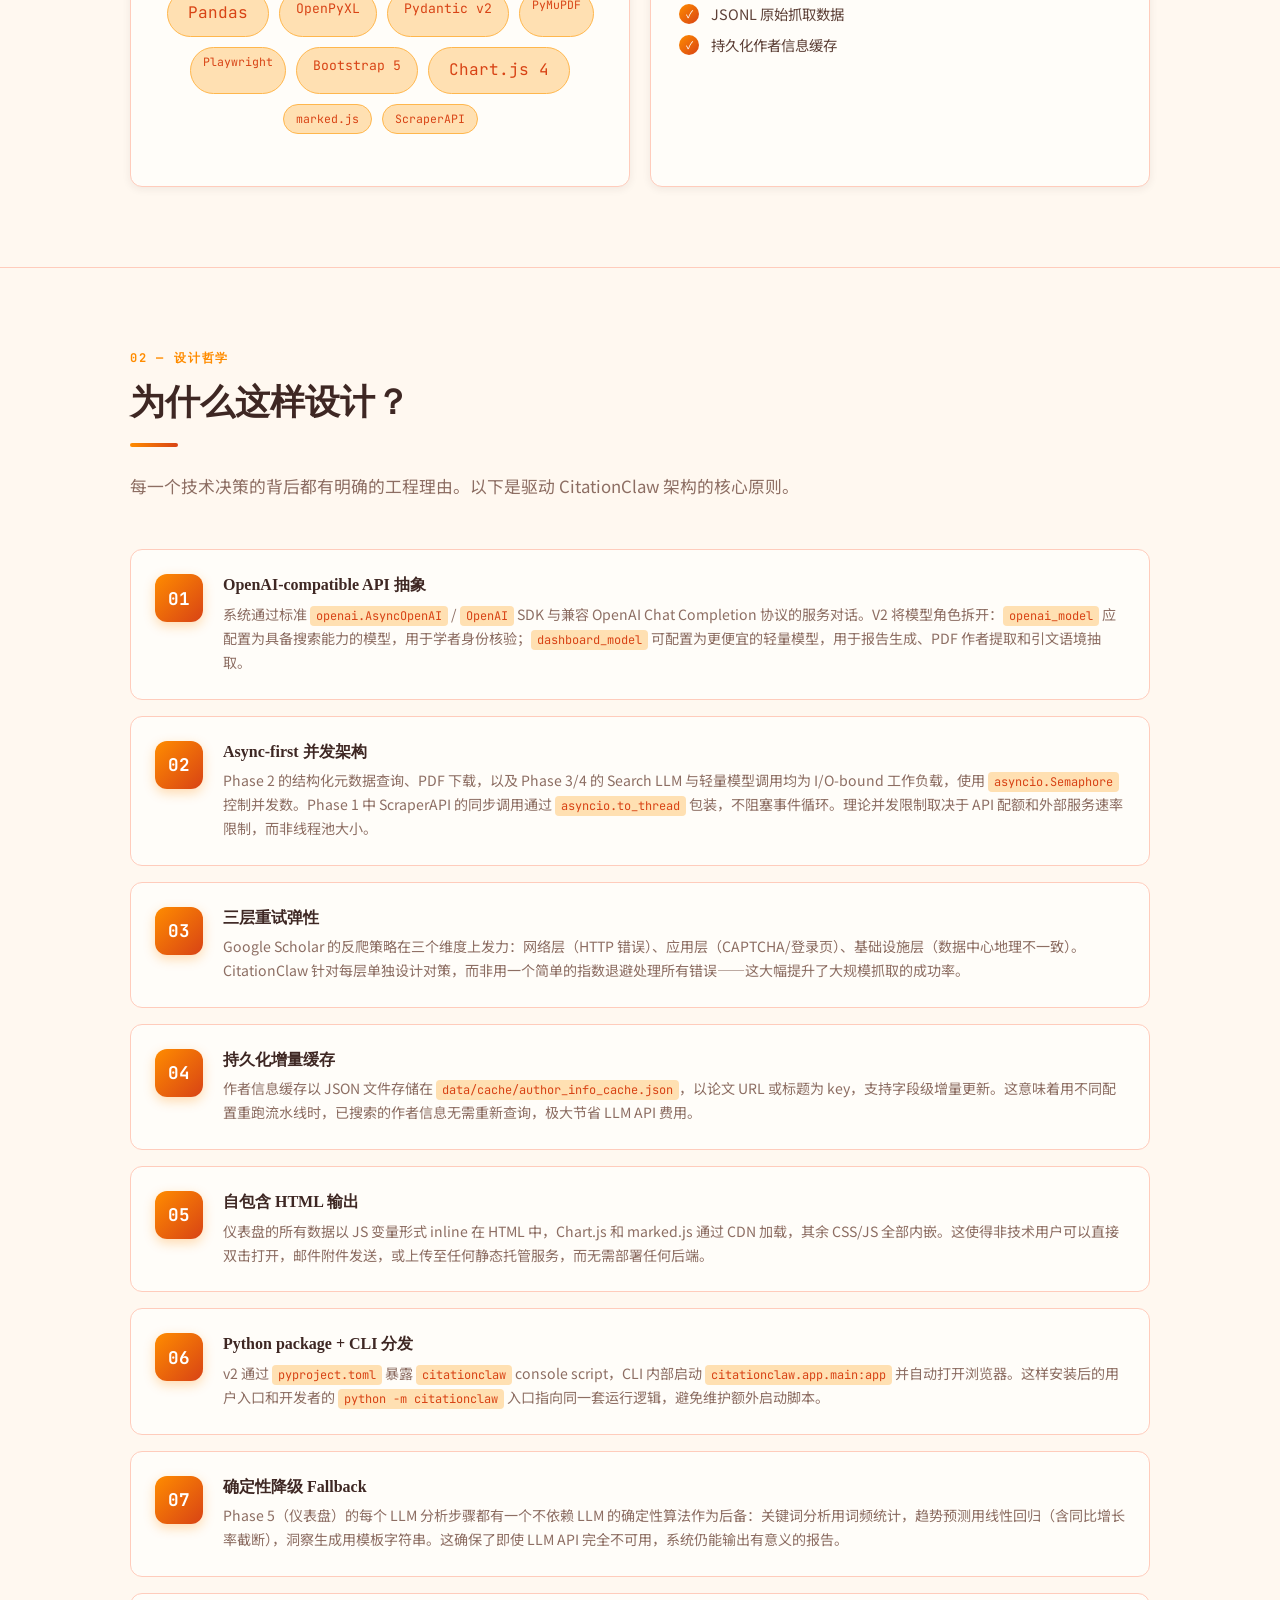
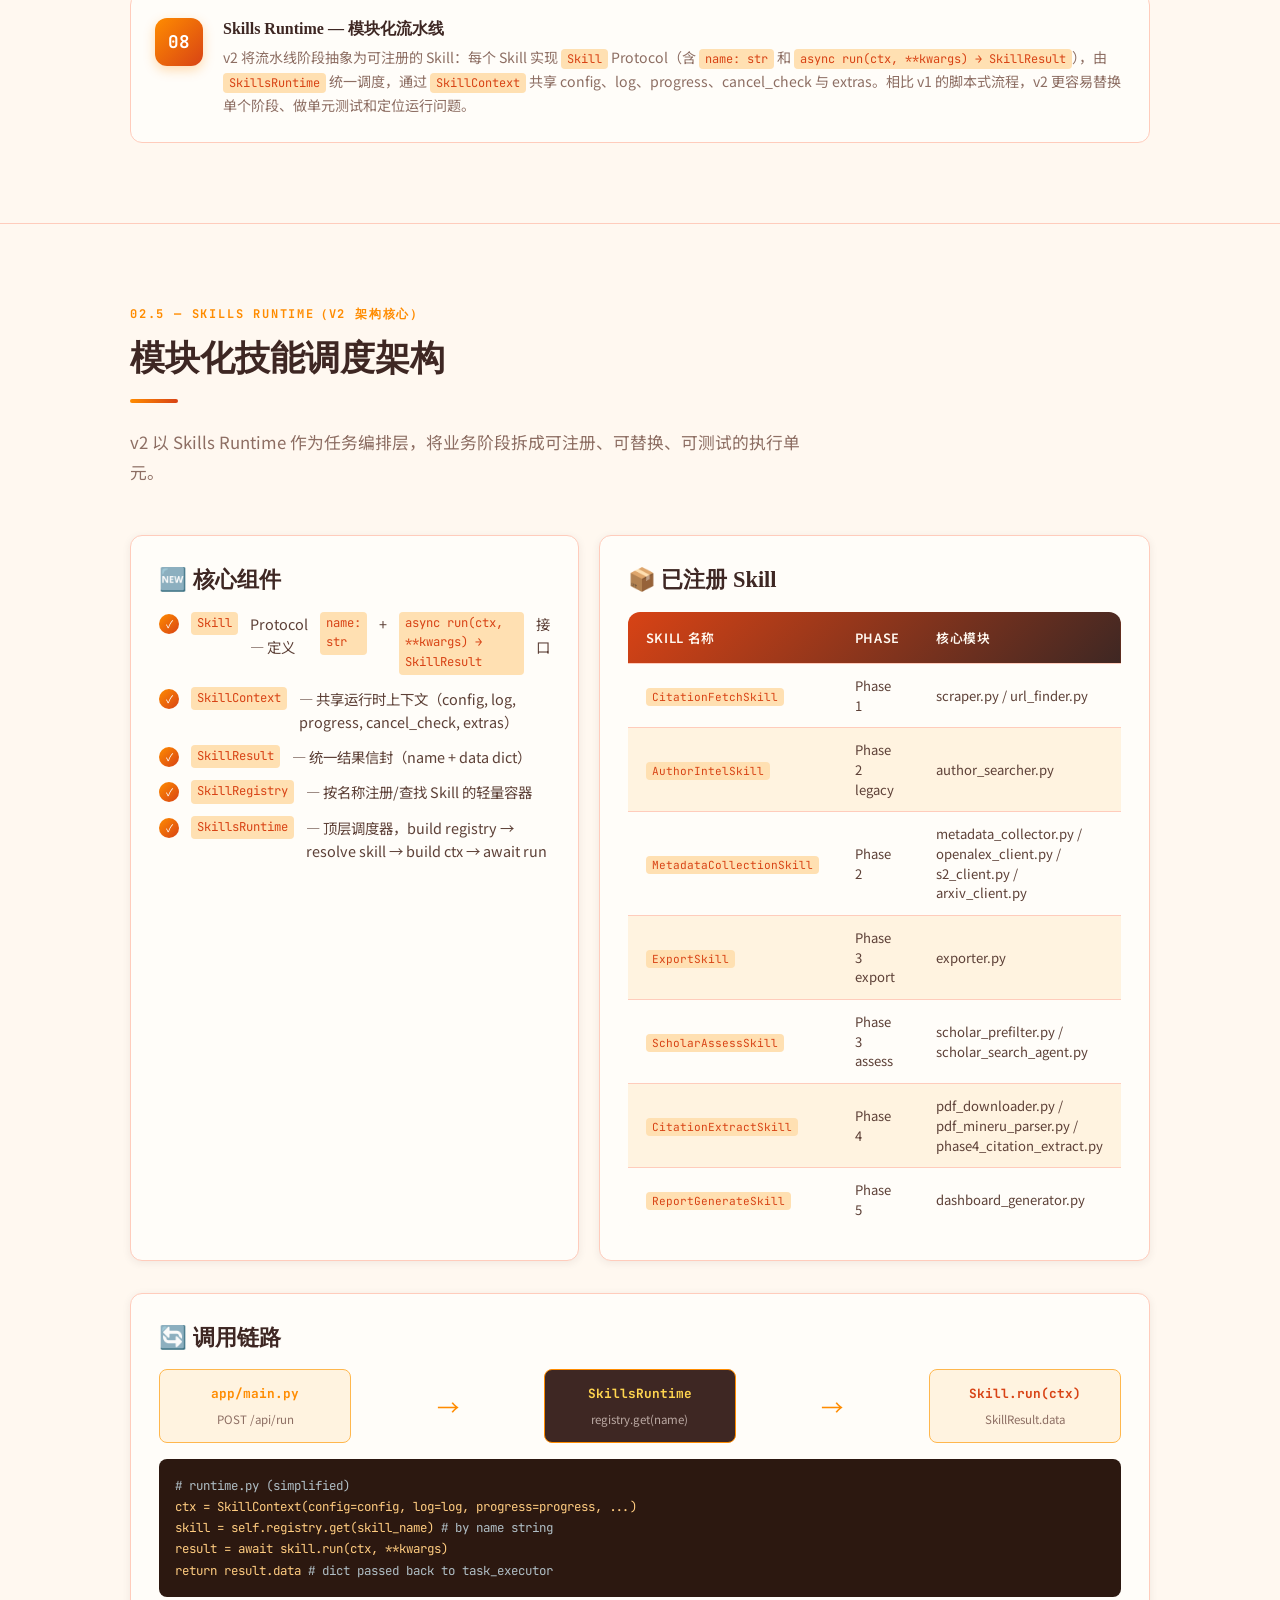
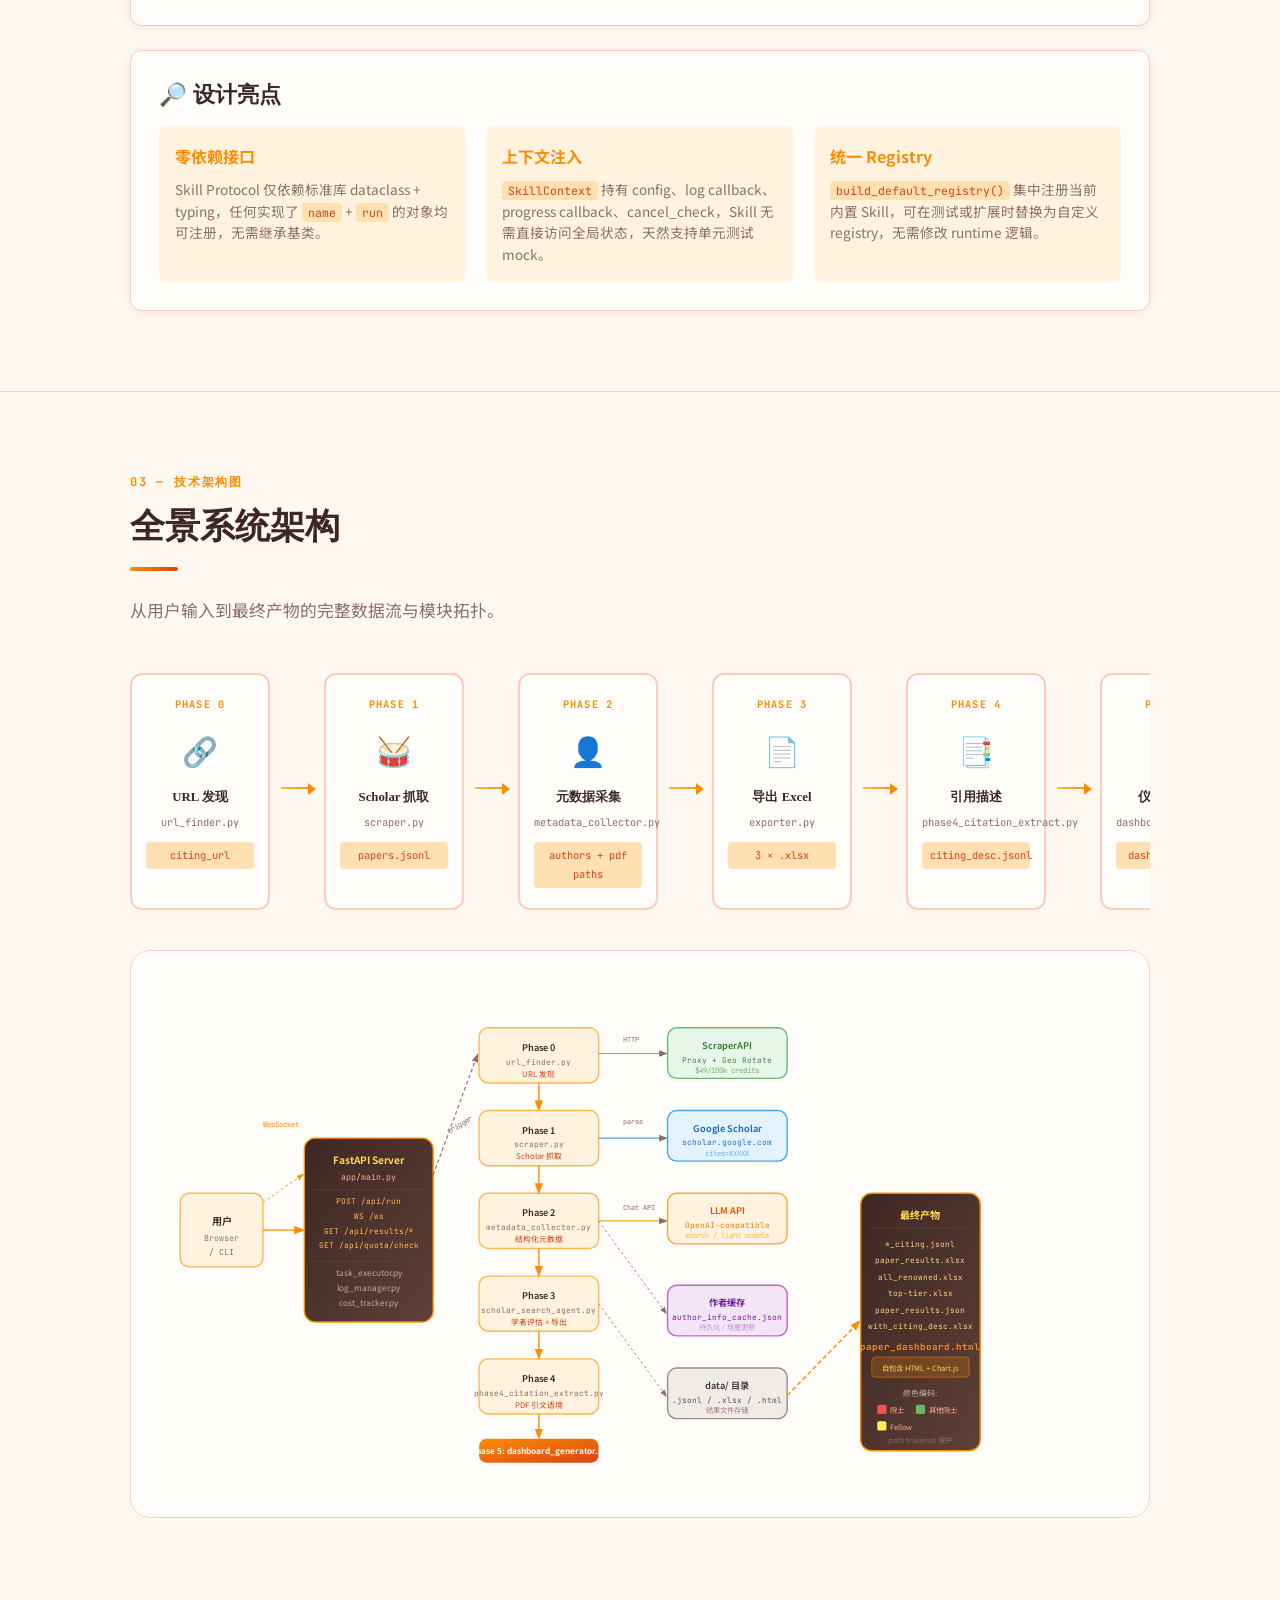
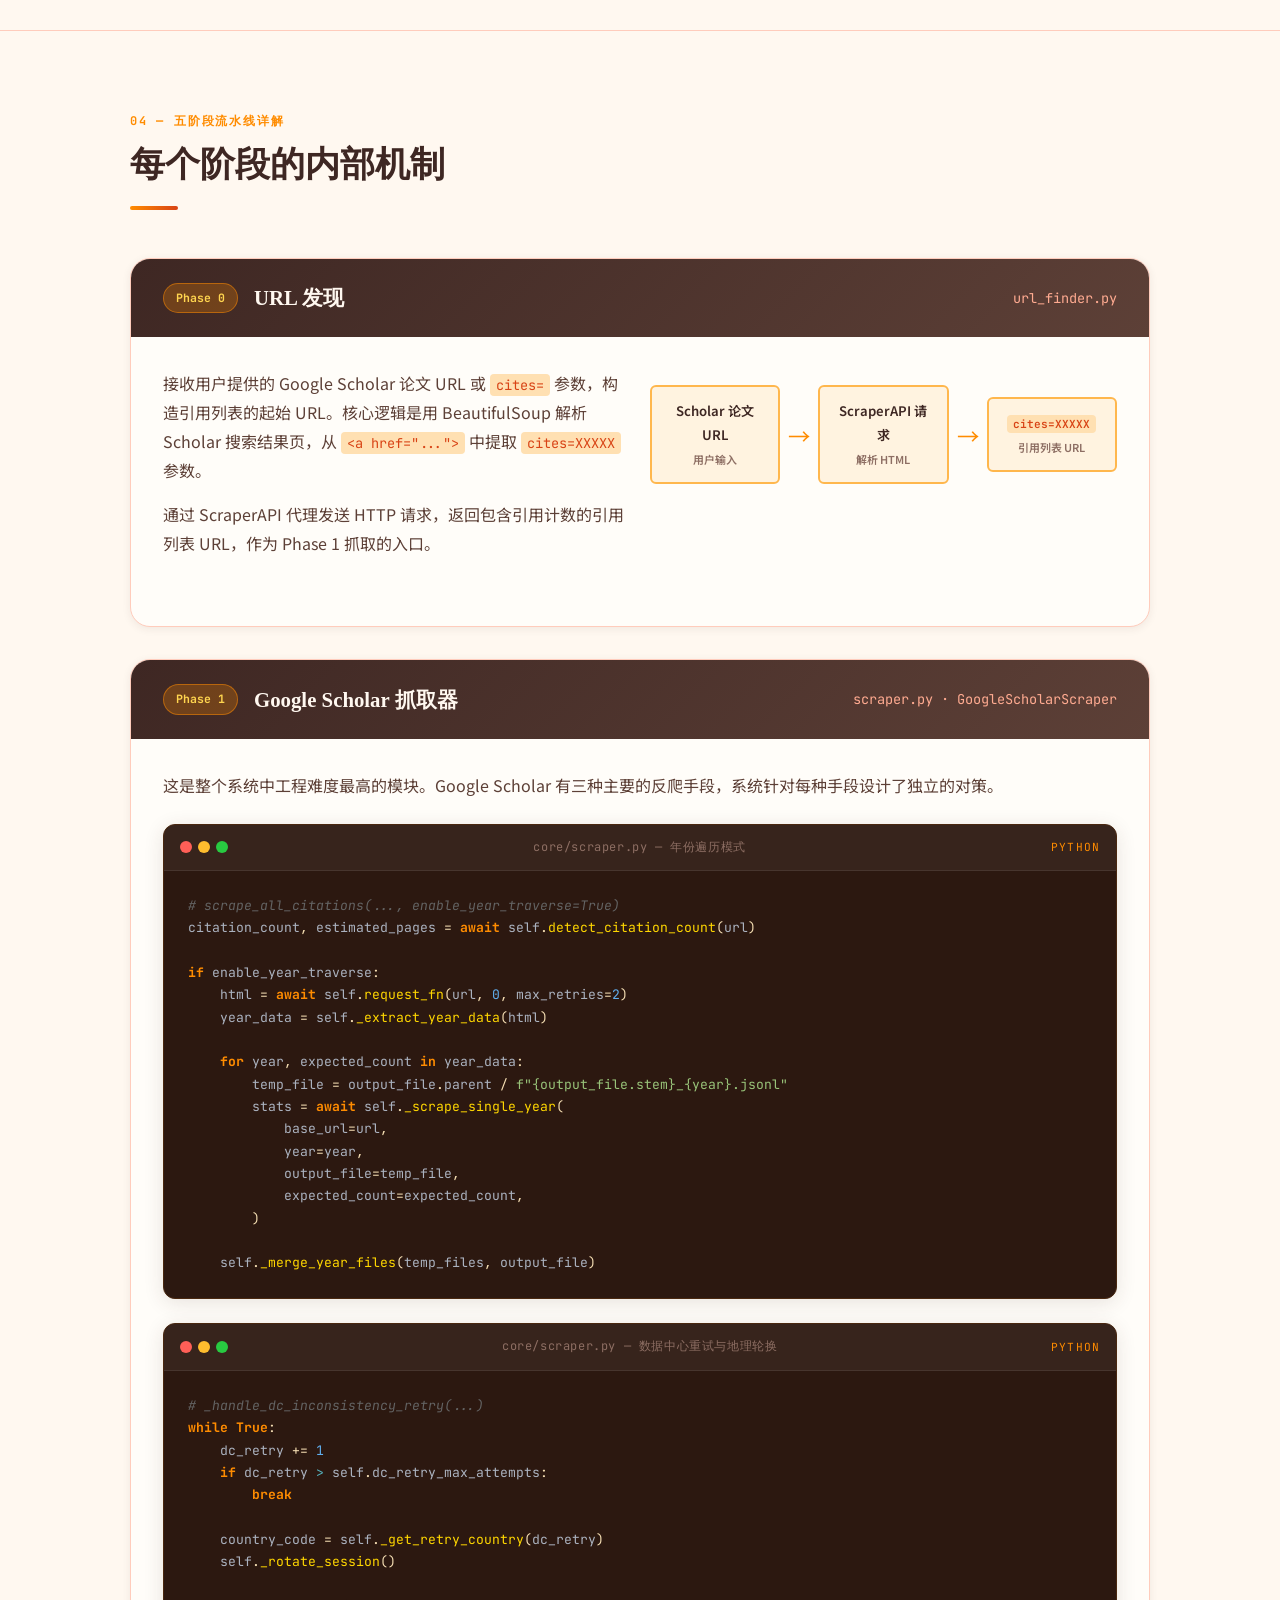
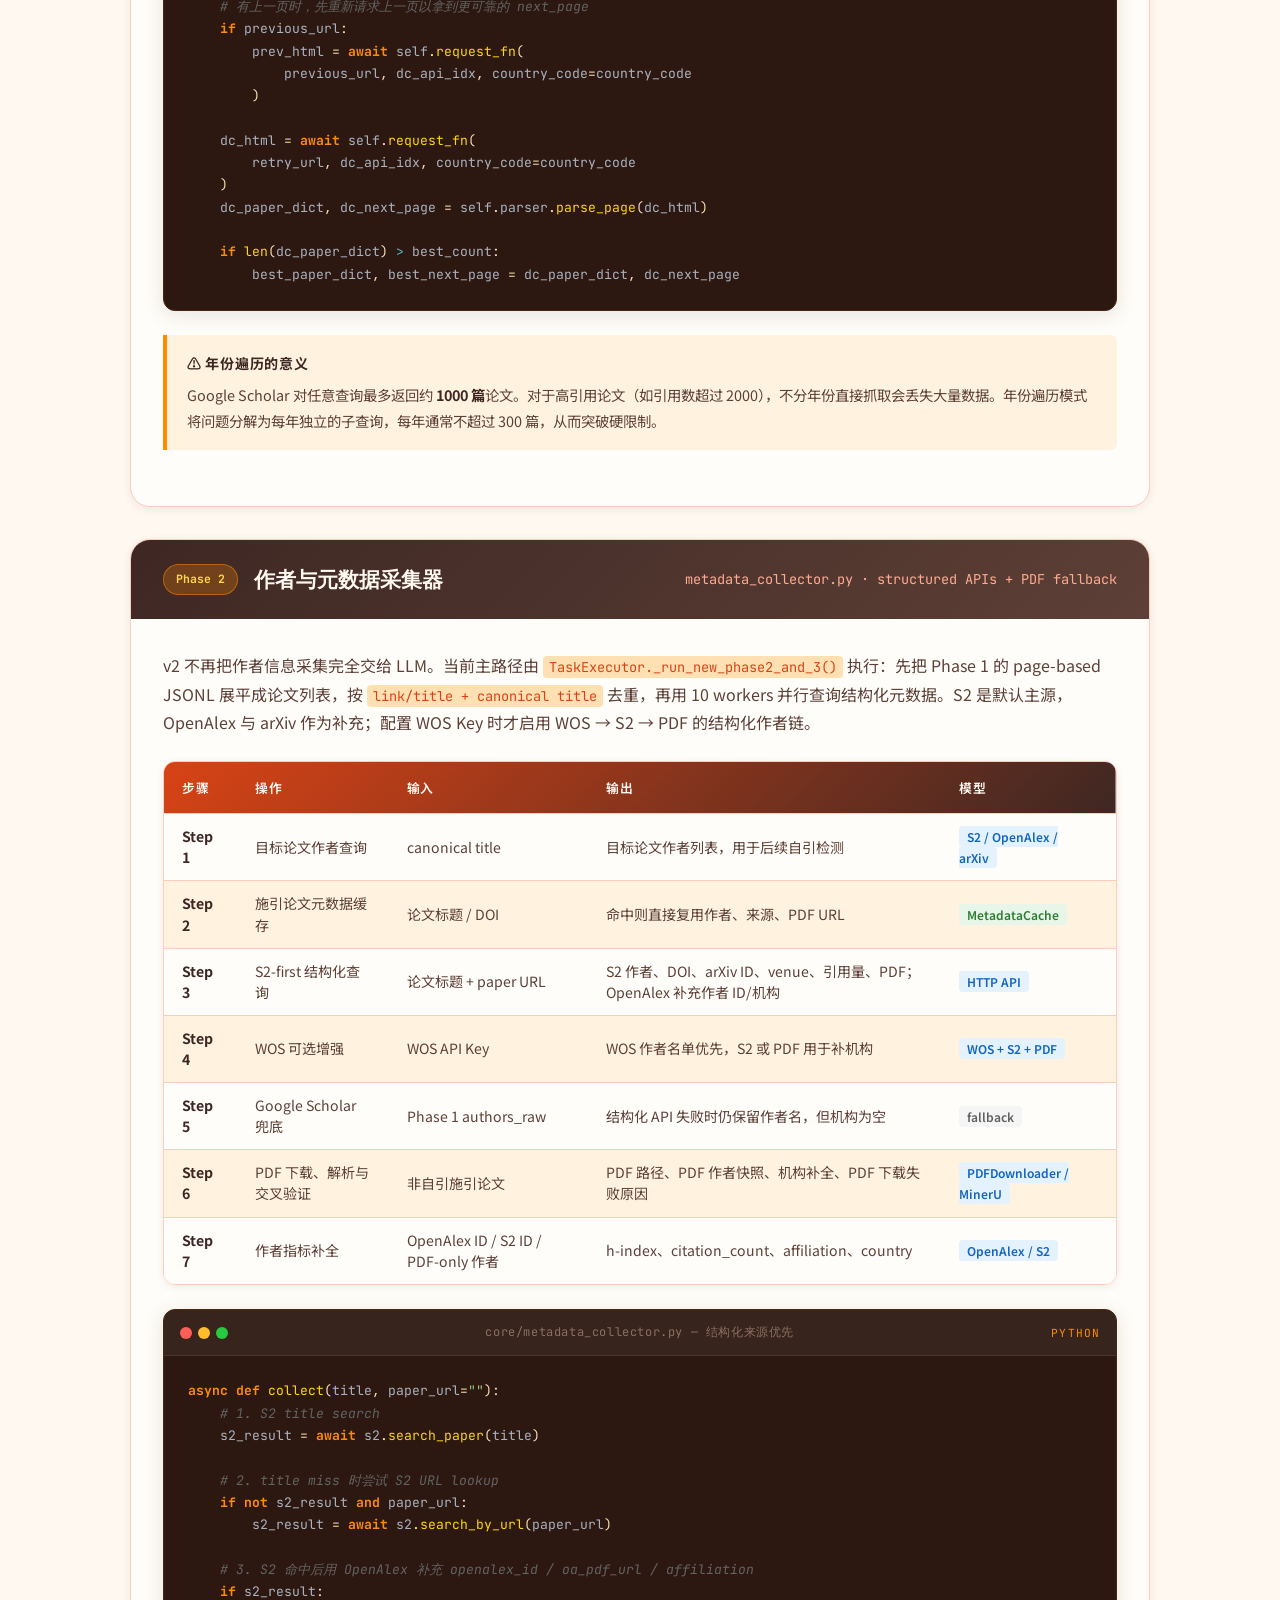
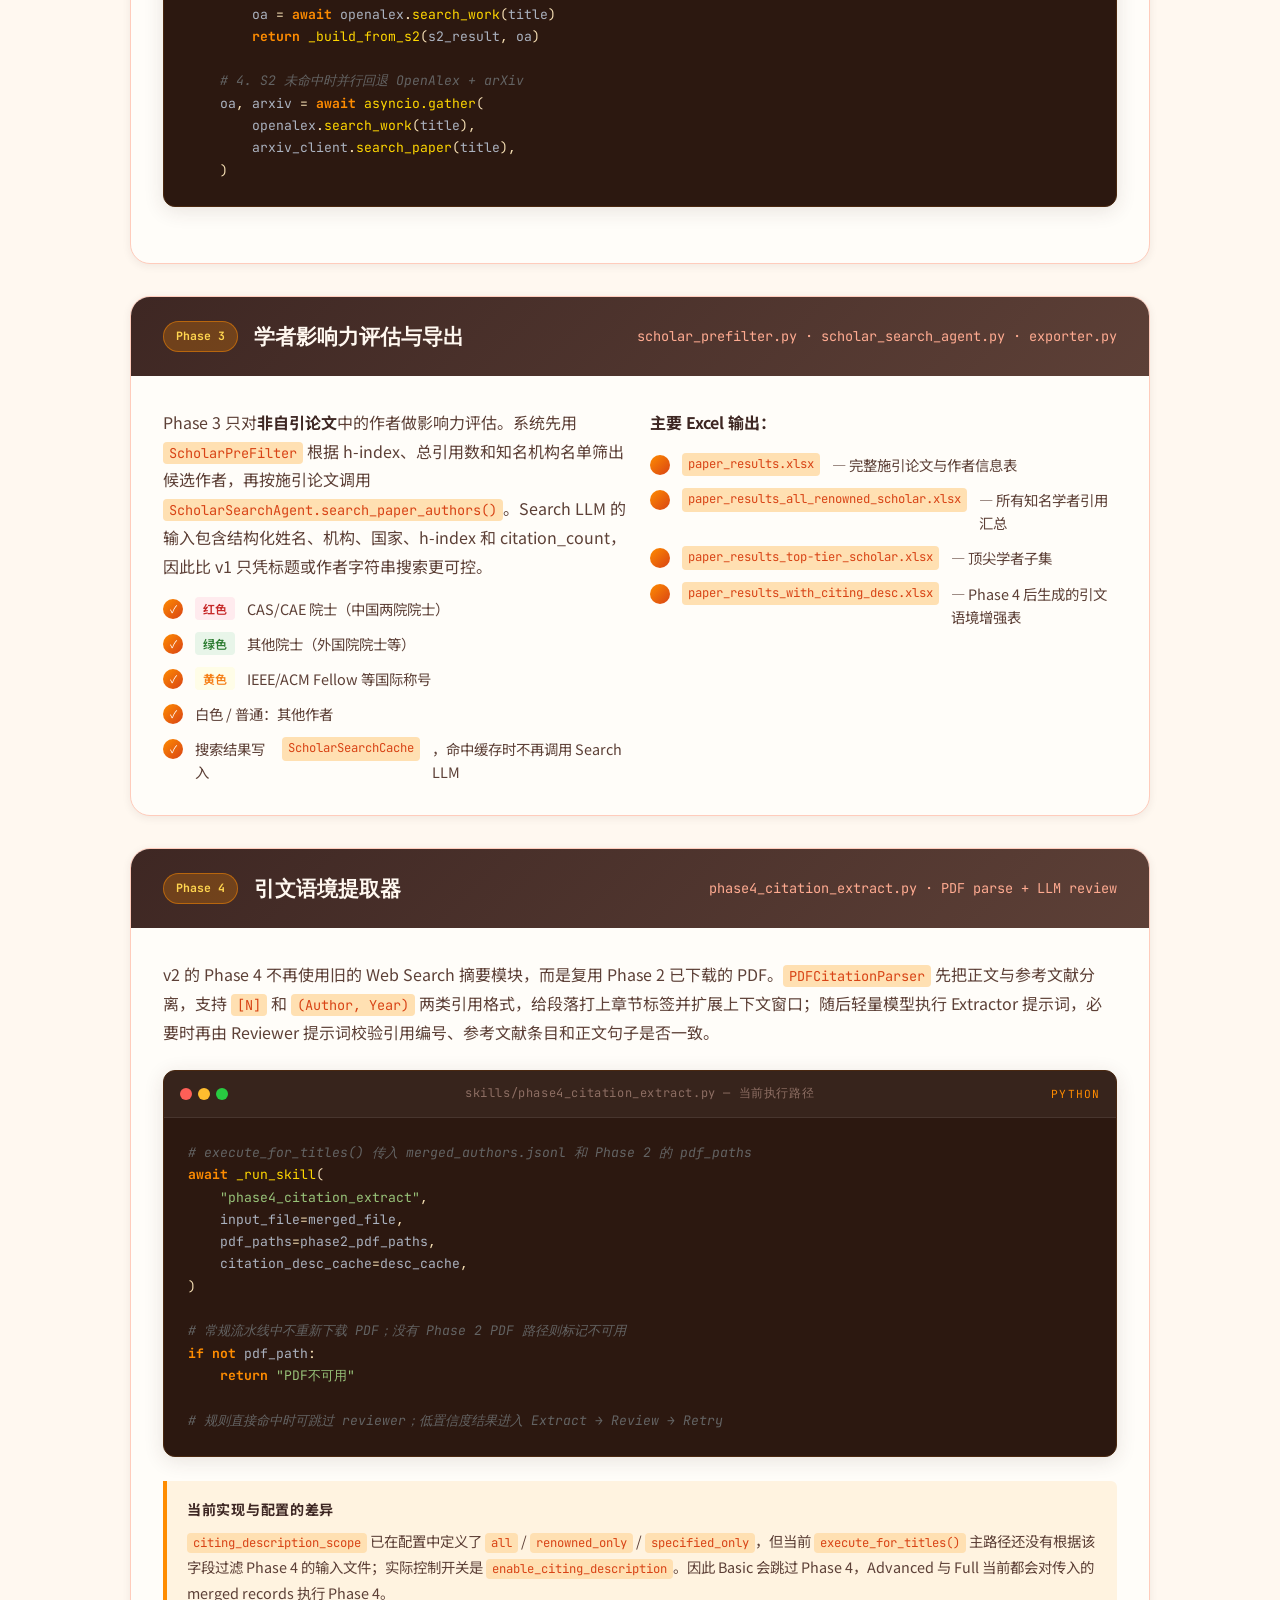
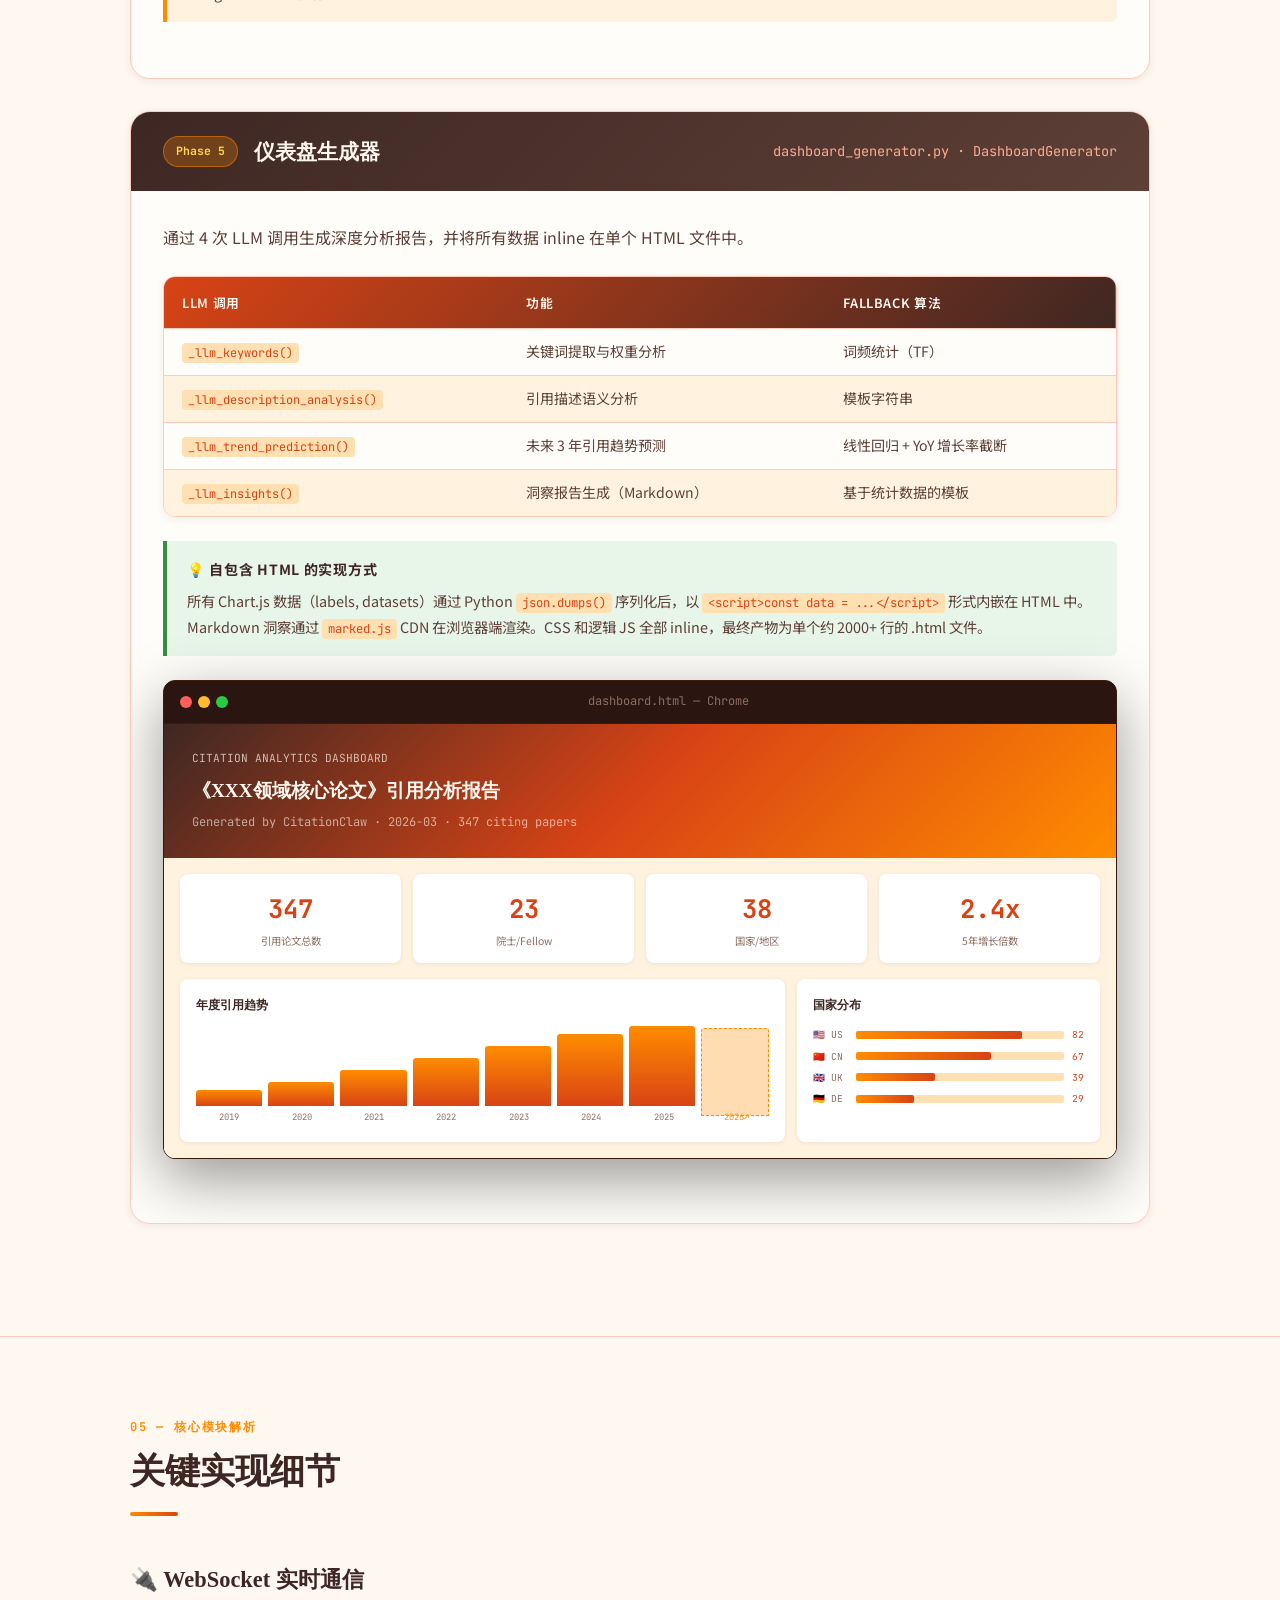
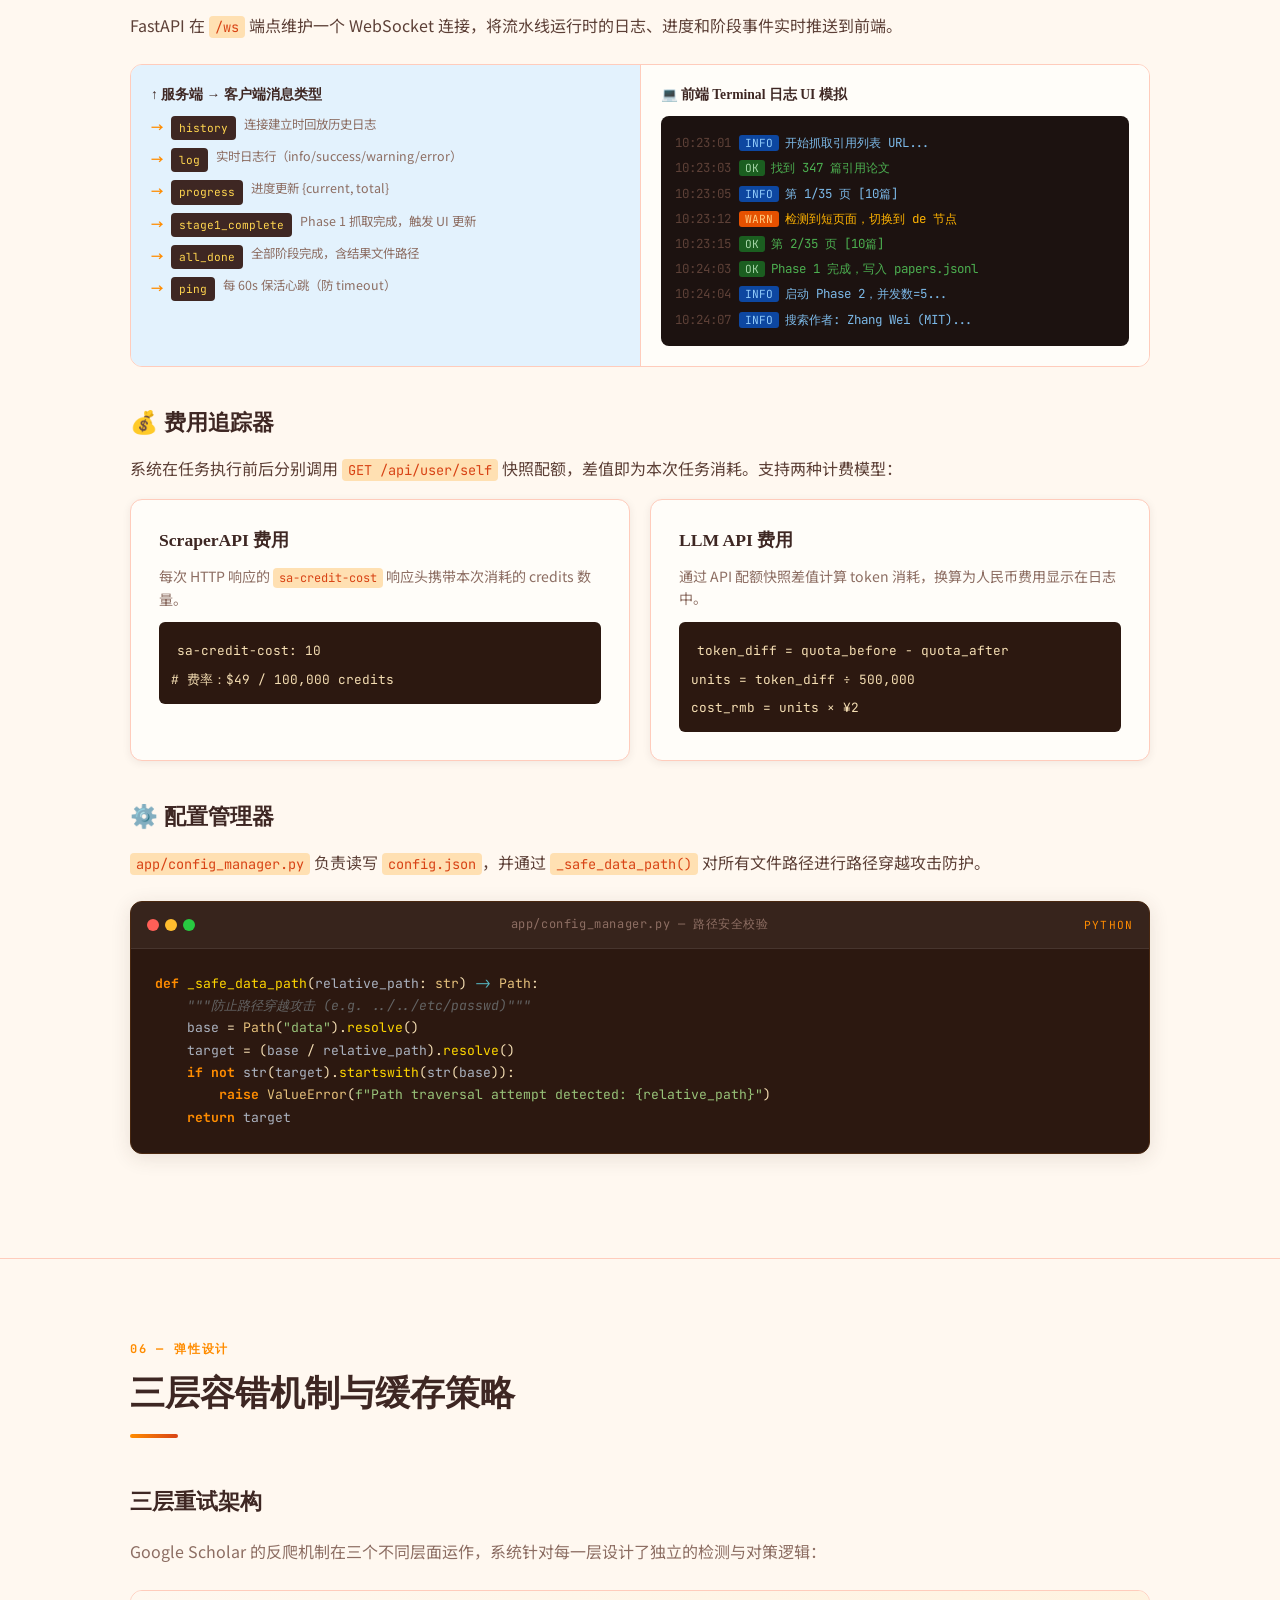
<file: modules/citationclaw/docs/technical-report.html>
<!DOCTYPE html>
<html lang="zh-CN">
<head>
<meta charset="UTF-8">
<meta name="viewport" content="width=device-width, initial-scale=1.0">
<title>CitationClaw — 技术架构报告</title>
<link rel="preconnect" href="https://fonts.googleapis.com">
<link href="https://fonts.googleapis.com/css2?family=Noto+Serif+SC:wght@400;600;700&family=Noto+Sans+SC:wght@300;400;500;700&family=JetBrains+Mono:wght@400;500;700&display=swap" rel="stylesheet">
<style>
  /* ===== ROOT VARIABLES ===== */
  :root {
    --bg-page:       #FFF8F0;
    --bg-warm:       #FFF3E0;
    --bg-card:       #FFFDF9;
    --bg-amber:      #FFE0B2;
    --bg-deep:       #3E2723;
    --bg-code:       #2C1810;
    --accent-fire:   #FF8C00;
    --accent-ember:  #D84315;
    --accent-brown:  #4E342E;
    --text-dark:     #3E2723;
    --text-body:     #5D4037;
    --text-muted:    #8D6E63;
    --text-light:    #BCAAA4;
    --border:        #FFCCBC;
    --border-warm:   #FFB74D;
    --shadow-sm:     0 2px 8px rgba(62,39,35,0.08);
    --shadow-md:     0 4px 20px rgba(62,39,35,0.12);
    --shadow-lg:     0 8px 40px rgba(62,39,35,0.16);
    --radius:        12px;
    --radius-sm:     6px;
    --radius-lg:     20px;
  }

  /* ===== RESET & BASE ===== */
  *, *::before, *::after { box-sizing: border-box; margin: 0; padding: 0; }
  html { scroll-behavior: smooth; }
  body {
    background: var(--bg-page);
    color: var(--text-body);
    font-family: 'Noto Sans SC', -apple-system, sans-serif;
    font-size: 16px;
    line-height: 1.8;
    font-weight: 400;
  }
  ::selection { background: #FFB74D; color: #3E2723; }

  /* ===== SCROLLBAR ===== */
  ::-webkit-scrollbar { width: 6px; height: 6px; }
  ::-webkit-scrollbar-track { background: var(--bg-warm); }
  ::-webkit-scrollbar-thumb { background: var(--border-warm); border-radius: 3px; }

  /* ===== TYPOGRAPHY ===== */
  h1, h2, h3, h4, h5 {
    font-family: 'Noto Serif SC', serif;
    color: var(--text-dark);
    line-height: 1.4;
  }
  h1 { font-size: 3.2rem; font-weight: 700; }
  h2 { font-size: 2rem; font-weight: 700; }
  h3 { font-size: 1.4rem; font-weight: 600; }
  h4 { font-size: 1.1rem; font-weight: 600; }
  p { margin-bottom: 1rem; }
  a { color: var(--accent-fire); text-decoration: none; }
  a:hover { text-decoration: underline; }
  code {
    font-family: 'JetBrains Mono', monospace;
    font-size: 0.85em;
    background: var(--bg-amber);
    color: var(--accent-ember);
    padding: 2px 6px;
    border-radius: 4px;
  }
  strong { color: var(--text-dark); font-weight: 700; }
  em { color: var(--accent-ember); font-style: italic; }

  /* ===== LAYOUT ===== */
  .container {
    max-width: 1100px;
    margin: 0 auto;
    padding: 0 40px;
  }
  .section {
    padding: 80px 0;
  }
  .section + .section {
    border-top: 1px solid var(--border);
  }

  /* ===== NAV ===== */
  nav {
    position: sticky;
    top: 0;
    z-index: 100;
    background: rgba(255,248,240,0.92);
    backdrop-filter: blur(12px);
    border-bottom: 1px solid var(--border);
    padding: 0 40px;
  }
  nav .nav-inner {
    max-width: 1100px;
    margin: 0 auto;
    display: flex;
    align-items: center;
    height: 56px;
    gap: 32px;
  }
  .nav-brand {
    font-family: 'JetBrains Mono', monospace;
    font-weight: 700;
    font-size: 1rem;
    color: var(--accent-fire);
    white-space: nowrap;
  }
  .nav-links {
    display: flex;
    gap: 24px;
    overflow-x: auto;
    list-style: none;
    padding: 0;
  }
  .nav-links a {
    font-size: 0.82rem;
    color: var(--text-muted);
    font-weight: 500;
    white-space: nowrap;
    transition: color 0.2s;
  }
  .nav-links a:hover { color: var(--accent-fire); text-decoration: none; }

  /* ===== HERO / COVER ===== */
  .hero {
    background: linear-gradient(135deg, #3E2723 0%, #5D4037 30%, #D84315 60%, #FF8C00 85%, #FFB74D 100%);
    padding: 120px 40px 100px;
    position: relative;
    overflow: hidden;
  }
  .hero::before {
    content: '';
    position: absolute;
    inset: 0;
    background:
      radial-gradient(ellipse 600px 400px at 80% 20%, rgba(255,140,0,0.25), transparent),
      radial-gradient(ellipse 400px 300px at 20% 80%, rgba(216,67,21,0.2), transparent);
  }
  .hero-inner {
    max-width: 1100px;
    margin: 0 auto;
    position: relative;
    z-index: 1;
  }
  .hero-badge {
    display: inline-flex;
    align-items: center;
    gap: 8px;
    background: rgba(255,255,255,0.12);
    border: 1px solid rgba(255,255,255,0.25);
    color: #FFE0B2;
    padding: 6px 14px;
    border-radius: 999px;
    font-size: 0.78rem;
    font-family: 'JetBrains Mono', monospace;
    margin-bottom: 28px;
    letter-spacing: 0.05em;
  }
  .hero-badge .dot {
    width: 7px; height: 7px;
    background: #4CAF50;
    border-radius: 50%;
    animation: pulse 2s infinite;
  }
  @keyframes pulse {
    0%, 100% { opacity: 1; }
    50% { opacity: 0.4; }
  }
  .hero h1 {
    color: #FFF8F0;
    font-size: 4rem;
    line-height: 1.15;
    margin-bottom: 16px;
    text-shadow: 0 2px 20px rgba(0,0,0,0.3);
  }
  .hero h1 span {
    color: #FFD54F;
  }
  .hero-subtitle {
    font-size: 1.25rem;
    color: #FFCC80;
    font-family: 'Noto Serif SC', serif;
    margin-bottom: 48px;
    max-width: 680px;
    line-height: 1.7;
  }
  .hero-meta {
    display: flex;
    gap: 40px;
    flex-wrap: wrap;
  }
  .hero-meta-item {
    display: flex;
    flex-direction: column;
    gap: 4px;
  }
  .hero-meta-item .label {
    font-size: 0.72rem;
    color: #FFAB91;
    font-weight: 500;
    text-transform: uppercase;
    letter-spacing: 0.1em;
    font-family: 'JetBrains Mono', monospace;
  }
  .hero-meta-item .value {
    font-size: 0.95rem;
    color: #FFF3E0;
    font-weight: 500;
  }
  .hero-grid {
    display: grid;
    grid-template-columns: 1fr 1fr 1fr 1fr 1fr;
    gap: 16px;
    margin-top: 60px;
  }
  .hero-stat {
    background: rgba(255,255,255,0.1);
    border: 1px solid rgba(255,255,255,0.2);
    border-radius: var(--radius);
    padding: 20px;
    text-align: center;
  }
  .hero-stat .num {
    font-size: 2.2rem;
    font-weight: 700;
    color: #FFD54F;
    font-family: 'JetBrains Mono', monospace;
    display: block;
  }
  .hero-stat .lbl {
    font-size: 0.78rem;
    color: #FFCC80;
    margin-top: 4px;
    display: block;
  }

  /* ===== SECTION HEADERS ===== */
  .section-header {
    margin-bottom: 48px;
  }
  .section-number {
    font-family: 'JetBrains Mono', monospace;
    font-size: 0.75rem;
    color: var(--accent-fire);
    letter-spacing: 0.15em;
    text-transform: uppercase;
    font-weight: 700;
    margin-bottom: 8px;
  }
  .section-header h2 {
    font-size: 2.2rem;
    margin-bottom: 12px;
  }
  .section-header p {
    font-size: 1.05rem;
    color: var(--text-muted);
    max-width: 680px;
    margin-bottom: 0;
  }
  .divider {
    width: 48px;
    height: 4px;
    background: linear-gradient(90deg, var(--accent-fire), var(--accent-ember));
    border-radius: 2px;
    margin: 16px 0 24px;
  }

  /* ===== CARDS ===== */
  .card {
    background: var(--bg-card);
    border: 1px solid var(--border);
    border-radius: var(--radius);
    padding: 28px;
    box-shadow: var(--shadow-sm);
    transition: box-shadow 0.2s, transform 0.2s;
  }
  .card:hover {
    box-shadow: var(--shadow-md);
    transform: translateY(-2px);
  }
  .card-grid {
    display: grid;
    gap: 20px;
  }
  .card-grid-2 { grid-template-columns: 1fr 1fr; }
  .card-grid-3 { grid-template-columns: 1fr 1fr 1fr; }
  .card-icon {
    width: 44px; height: 44px;
    border-radius: 10px;
    background: linear-gradient(135deg, var(--accent-fire), var(--accent-ember));
    display: flex; align-items: center; justify-content: center;
    font-size: 1.3rem;
    margin-bottom: 16px;
    box-shadow: 0 4px 12px rgba(255,140,0,0.3);
  }
  .card h3 { margin-bottom: 8px; }
  .card p { font-size: 0.9rem; color: var(--text-muted); margin-bottom: 0; line-height: 1.6; }

  /* ===== CODE BLOCKS ===== */
  .code-block {
    background: var(--bg-code);
    border-radius: var(--radius);
    overflow: hidden;
    margin: 24px 0;
    box-shadow: var(--shadow-md);
    border: 1px solid #4a2810;
  }
  .code-header {
    display: flex;
    align-items: center;
    justify-content: space-between;
    padding: 12px 16px;
    background: rgba(255,255,255,0.05);
    border-bottom: 1px solid rgba(255,255,255,0.08);
  }
  .code-dots {
    display: flex;
    gap: 6px;
  }
  .code-dots span {
    width: 12px; height: 12px;
    border-radius: 50%;
  }
  .code-dots span:nth-child(1) { background: #FF5F57; }
  .code-dots span:nth-child(2) { background: #FFBD2E; }
  .code-dots span:nth-child(3) { background: #28CA41; }
  .code-filename {
    font-family: 'JetBrains Mono', monospace;
    font-size: 0.75rem;
    color: #8D6E63;
    letter-spacing: 0.05em;
  }
  .code-lang {
    font-family: 'JetBrains Mono', monospace;
    font-size: 0.7rem;
    color: #FF8C00;
    letter-spacing: 0.1em;
    text-transform: uppercase;
  }
  pre {
    padding: 24px;
    overflow-x: auto;
    font-family: 'JetBrains Mono', monospace;
    font-size: 0.82rem;
    line-height: 1.7;
    color: #F5DEB3;
  }
  .kw { color: #FF8C00; font-weight: 700; }
  .fn { color: #FFD700; }
  .str { color: #98C379; }
  .cm { color: #636363; font-style: italic; }
  .num { color: #61AFEF; }
  .cls { color: #E5C07B; }
  .dec { color: #C678DD; }
  .var { color: #ABB2BF; }
  .op { color: #56B6C2; }

  /* ===== PIPELINE DIAGRAM ===== */
  .pipeline {
    display: flex;
    align-items: stretch;
    gap: 0;
    overflow-x: auto;
    padding-bottom: 8px;
    margin: 32px 0;
  }
  .phase-box {
    flex: 1;
    min-width: 140px;
    background: var(--bg-card);
    border: 2px solid var(--border);
    border-radius: var(--radius);
    padding: 20px 14px;
    text-align: center;
    position: relative;
    transition: all 0.2s;
  }
  .phase-box:hover {
    border-color: var(--accent-fire);
    box-shadow: 0 0 20px rgba(255,140,0,0.2);
    transform: translateY(-3px);
  }
  .phase-box .phase-num {
    font-family: 'JetBrains Mono', monospace;
    font-size: 0.65rem;
    color: var(--accent-fire);
    font-weight: 700;
    letter-spacing: 0.1em;
    text-transform: uppercase;
    margin-bottom: 10px;
  }
  .phase-box .phase-icon {
    font-size: 1.8rem;
    margin-bottom: 10px;
    display: block;
  }
  .phase-box .phase-name {
    font-size: 0.8rem;
    font-weight: 700;
    color: var(--text-dark);
    margin-bottom: 6px;
    font-family: 'Noto Serif SC', serif;
  }
  .phase-box .phase-file {
    font-family: 'JetBrains Mono', monospace;
    font-size: 0.65rem;
    color: var(--text-muted);
    line-height: 1.5;
  }
  .phase-box .phase-output {
    margin-top: 12px;
    background: var(--bg-amber);
    border-radius: 4px;
    padding: 4px 8px;
    font-size: 0.65rem;
    color: var(--accent-ember);
    font-family: 'JetBrains Mono', monospace;
  }
  .arrow-wrap {
    display: flex;
    align-items: center;
    padding: 0 8px;
    flex-shrink: 0;
  }
  .arrow {
    display: flex;
    flex-direction: column;
    align-items: center;
    gap: 2px;
  }
  .arrow-line {
    width: 32px;
    height: 2px;
    background: linear-gradient(90deg, var(--border-warm), var(--accent-fire));
  }
  .arrow-head {
    width: 0; height: 0;
    border-top: 6px solid transparent;
    border-bottom: 6px solid transparent;
    border-left: 8px solid var(--accent-fire);
    margin-left: 30px;
    margin-top: -8px;
  }

  /* ===== PHASE DETAIL ===== */
  .phase-detail {
    background: var(--bg-card);
    border: 1px solid var(--border);
    border-radius: var(--radius-lg);
    overflow: hidden;
    margin: 32px 0;
    box-shadow: var(--shadow-sm);
  }
  .phase-detail-header {
    background: linear-gradient(135deg, var(--bg-deep), #5D4037);
    padding: 24px 32px;
    display: flex;
    align-items: center;
    gap: 16px;
  }
  .phase-detail-header .badge {
    background: rgba(255,140,0,0.25);
    border: 1px solid rgba(255,140,0,0.5);
    color: #FFD54F;
    font-family: 'JetBrains Mono', monospace;
    font-size: 0.72rem;
    padding: 4px 12px;
    border-radius: 999px;
    font-weight: 700;
    white-space: nowrap;
  }
  .phase-detail-header h3 {
    color: #FFF8F0;
    font-size: 1.3rem;
    margin: 0;
  }
  .phase-detail-header .subtitle {
    color: #FFAB91;
    font-size: 0.85rem;
    margin-left: auto;
    font-family: 'JetBrains Mono', monospace;
  }
  .phase-detail-body {
    padding: 32px;
  }
  .phase-detail-body p {
    color: var(--text-body);
    line-height: 1.8;
  }

  /* ===== FEATURE LIST ===== */
  .feature-list {
    list-style: none;
    display: grid;
    gap: 12px;
  }
  .feature-list li {
    display: flex;
    gap: 12px;
    align-items: flex-start;
    font-size: 0.9rem;
    color: var(--text-body);
    line-height: 1.6;
  }
  .feature-list li::before {
    content: '';
    width: 20px; height: 20px;
    background: linear-gradient(135deg, var(--accent-fire), var(--accent-ember));
    border-radius: 50%;
    flex-shrink: 0;
    margin-top: 2px;
    display: flex;
    align-items: center;
    justify-content: center;
    font-size: 0.7rem;
    color: white;
  }
  .feature-list.check li::before {
    content: '✓';
    font-size: 0.65rem;
    line-height: 20px;
    text-align: center;
  }

  /* ===== TABLES ===== */
  .table-wrap {
    overflow-x: auto;
    border-radius: var(--radius);
    border: 1px solid var(--border);
    margin: 24px 0;
    box-shadow: var(--shadow-sm);
  }
  table {
    width: 100%;
    border-collapse: collapse;
    font-size: 0.88rem;
  }
  thead {
    background: linear-gradient(135deg, var(--accent-ember), var(--bg-deep));
    color: #FFF8F0;
  }
  thead th {
    padding: 14px 18px;
    text-align: left;
    font-weight: 600;
    font-size: 0.8rem;
    letter-spacing: 0.05em;
    text-transform: uppercase;
    white-space: nowrap;
  }
  tbody tr:nth-child(odd) { background: var(--bg-card); }
  tbody tr:nth-child(even) { background: var(--bg-warm); }
  tbody tr:hover { background: var(--bg-amber); transition: background 0.15s; }
  tbody td {
    padding: 12px 18px;
    border-top: 1px solid var(--border);
    color: var(--text-body);
    line-height: 1.5;
  }
  .badge-red { background: #FFEBEE; color: #C62828; padding: 2px 8px; border-radius: 4px; font-size: 0.75rem; font-weight: 600; }
  .badge-green { background: #E8F5E9; color: #2E7D32; padding: 2px 8px; border-radius: 4px; font-size: 0.75rem; font-weight: 600; }
  .badge-yellow { background: #FFFDE7; color: #F57F17; padding: 2px 8px; border-radius: 4px; font-size: 0.75rem; font-weight: 600; }
  .badge-blue { background: #E3F2FD; color: #1565C0; padding: 2px 8px; border-radius: 4px; font-size: 0.75rem; font-weight: 600; }
  .badge-gray { background: #F5F5F5; color: #616161; padding: 2px 8px; border-radius: 4px; font-size: 0.75rem; font-weight: 600; }

  /* ===== CALLOUT ===== */
  .callout {
    border-left: 4px solid var(--accent-fire);
    background: #FFF3E0;
    border-radius: 0 var(--radius-sm) var(--radius-sm) 0;
    padding: 16px 20px;
    margin: 24px 0;
  }
  .callout.info { border-color: #0288D1; background: #E1F5FE; }
  .callout.success { border-color: #388E3C; background: #E8F5E9; }
  .callout.warning { border-color: var(--accent-fire); background: #FFF3E0; }
  .callout.danger { border-color: var(--accent-ember); background: #FBE9E7; }
  .callout-title {
    font-weight: 700;
    color: var(--text-dark);
    margin-bottom: 6px;
    font-size: 0.88rem;
    text-transform: uppercase;
    letter-spacing: 0.05em;
  }
  .callout p { margin-bottom: 0; font-size: 0.9rem; }

  /* ===== RETRY DIAGRAM ===== */
  .retry-diagram {
    display: flex;
    flex-direction: column;
    gap: 0;
    margin: 24px 0;
    border-radius: var(--radius);
    overflow: hidden;
    border: 1px solid var(--border);
  }
  .retry-tier {
    display: flex;
    align-items: center;
    gap: 24px;
    padding: 20px 28px;
    border-bottom: 1px solid var(--border);
  }
  .retry-tier:last-child { border-bottom: none; }
  .retry-tier:nth-child(1) { background: linear-gradient(90deg, #FFF8F0, #FFF3E0); }
  .retry-tier:nth-child(2) { background: linear-gradient(90deg, #FFF3E0, #FFE0B2); }
  .retry-tier:nth-child(3) { background: linear-gradient(90deg, #FFE0B2, #FFCC80); }
  .retry-tier-num {
    width: 36px; height: 36px;
    border-radius: 50%;
    background: var(--accent-fire);
    color: white;
    font-weight: 700;
    font-size: 0.9rem;
    display: flex; align-items: center; justify-content: center;
    font-family: 'JetBrains Mono', monospace;
    flex-shrink: 0;
    box-shadow: 0 2px 8px rgba(255,140,0,0.4);
  }
  .retry-tier-content { flex: 1; }
  .retry-tier-title {
    font-weight: 700;
    color: var(--text-dark);
    font-size: 0.95rem;
    margin-bottom: 4px;
  }
  .retry-tier-desc {
    font-size: 0.85rem;
    color: var(--text-muted);
    line-height: 1.5;
  }
  .retry-tier-badge {
    background: rgba(255,140,0,0.15);
    border: 1px solid rgba(255,140,0,0.35);
    color: var(--accent-ember);
    font-size: 0.72rem;
    font-family: 'JetBrains Mono', monospace;
    padding: 4px 10px;
    border-radius: 4px;
    white-space: nowrap;
  }

  /* ===== UI MOCKUP ===== */
  .mockup-window {
    background: #1C1210;
    border-radius: 12px;
    overflow: hidden;
    box-shadow: 0 20px 60px rgba(0,0,0,0.4);
    border: 1px solid #3a1a0a;
    margin: 32px 0;
  }
  .mockup-titlebar {
    background: #2a1510;
    padding: 10px 16px;
    display: flex;
    align-items: center;
    gap: 8px;
    border-bottom: 1px solid #3a1a0a;
  }
  .mockup-titlebar .dots { display: flex; gap: 6px; }
  .mockup-titlebar .dots span {
    width: 12px; height: 12px; border-radius: 50%;
  }
  .mockup-titlebar .dots span:nth-child(1) { background: #FF5F57; }
  .mockup-titlebar .dots span:nth-child(2) { background: #FFBD2E; }
  .mockup-titlebar .dots span:nth-child(3) { background: #28CA41; }
  .mockup-titlebar .title {
    flex: 1;
    text-align: center;
    font-family: 'JetBrains Mono', monospace;
    font-size: 0.75rem;
    color: #8D6E63;
  }
  .mockup-body {
    padding: 20px;
    font-family: 'JetBrains Mono', monospace;
    font-size: 0.78rem;
    line-height: 1.7;
    min-height: 200px;
  }
  .log-line { padding: 2px 0; }
  .log-info { color: #7CB9E8; }
  .log-success { color: #4CAF50; }
  .log-warning { color: #FFB300; }
  .log-error { color: #FF5252; }
  .log-dim { color: #5D4037; }
  .log-time { color: #5D4037; margin-right: 8px; }
  .log-tag { font-size: 0.7rem; padding: 1px 6px; border-radius: 3px; margin-right: 6px; }
  .tag-info { background: #0D47A1; color: #90CAF9; }
  .tag-ok { background: #1B5E20; color: #A5D6A7; }
  .tag-warn { background: #E65100; color: #FFCC80; }
  .tag-err { background: #B71C1C; color: #FFCDD2; }

  /* ===== SERVICE TIERS ===== */
  .tier-grid {
    display: grid;
    grid-template-columns: repeat(3, 1fr);
    gap: 12px;
    margin: 32px 0;
  }
  .tier-card {
    border-radius: var(--radius);
    overflow: hidden;
    border: 2px solid transparent;
    transition: all 0.2s;
  }
  .tier-card:hover {
    transform: translateY(-4px);
    box-shadow: var(--shadow-lg);
  }
  .tier-card.tier-1 { border-color: #B0BEC5; }
  .tier-card.tier-2 { border-color: #66BB6A; }
  .tier-card.tier-3 { border-color: #FFA726; }
  .tier-card.tier-4 { border-color: #EF5350; }
  .tier-card.tier-5 { border-color: #7E57C2; }
  .tier-header {
    padding: 16px 14px;
    text-align: center;
  }
  .tier-card.tier-1 .tier-header { background: #ECEFF1; }
  .tier-card.tier-2 .tier-header { background: #E8F5E9; }
  .tier-card.tier-3 .tier-header { background: #FFF3E0; }
  .tier-card.tier-4 .tier-header { background: #FFEBEE; }
  .tier-card.tier-5 .tier-header { background: #EDE7F6; }
  .tier-name {
    font-weight: 700;
    font-size: 0.85rem;
    color: var(--text-dark);
    font-family: 'Noto Serif SC', serif;
  }
  .tier-en {
    font-family: 'JetBrains Mono', monospace;
    font-size: 0.65rem;
    color: var(--text-muted);
    margin-top: 2px;
  }
  .tier-body {
    padding: 14px;
    background: var(--bg-card);
  }
  .tier-feature {
    font-size: 0.72rem;
    color: var(--text-body);
    padding: 3px 0;
    display: flex;
    align-items: flex-start;
    gap: 6px;
    line-height: 1.4;
  }
  .tier-feature .check { color: #4CAF50; font-size: 0.8rem; flex-shrink: 0; }
  .tier-feature .cross { color: #EF5350; font-size: 0.8rem; flex-shrink: 0; }

  /* ===== DATA FLOW SVG ===== */
  .flow-diagram {
    background: var(--bg-card);
    border: 1px solid var(--border);
    border-radius: var(--radius-lg);
    padding: 40px;
    margin: 32px 0;
    overflow-x: auto;
  }

  /* ===== PRINCIPLES ===== */
  .principle-list {
    display: grid;
    gap: 16px;
  }
  .principle-item {
    display: flex;
    gap: 20px;
    align-items: flex-start;
    background: var(--bg-card);
    border: 1px solid var(--border);
    border-radius: var(--radius);
    padding: 24px;
    transition: all 0.2s;
  }
  .principle-item:hover {
    border-color: var(--border-warm);
    box-shadow: var(--shadow-sm);
  }
  .principle-num {
    width: 48px; height: 48px;
    background: linear-gradient(135deg, var(--accent-fire), var(--accent-ember));
    border-radius: 12px;
    display: flex; align-items: center; justify-content: center;
    font-family: 'JetBrains Mono', monospace;
    font-size: 1.1rem;
    font-weight: 700;
    color: white;
    flex-shrink: 0;
    box-shadow: 0 4px 12px rgba(255,140,0,0.3);
  }
  .principle-content h4 {
    margin-bottom: 6px;
    font-size: 1rem;
    color: var(--text-dark);
  }
  .principle-content p {
    margin-bottom: 0;
    font-size: 0.88rem;
    color: var(--text-muted);
    line-height: 1.7;
  }

  /* ===== FOOTER ===== */
  .footer {
    background: var(--bg-deep);
    color: #8D6E63;
    padding: 60px 40px;
    text-align: center;
  }
  .footer .logo {
    font-family: 'JetBrains Mono', monospace;
    font-size: 1.5rem;
    color: #FF8C00;
    font-weight: 700;
    margin-bottom: 12px;
  }
  .footer p { font-size: 0.85rem; line-height: 1.8; }
  .footer a { color: #FFB74D; }

  /* ===== TAG CLOUD ===== */
  .tag-cloud {
    display: flex;
    flex-wrap: wrap;
    gap: 10px;
    margin: 24px 0;
    justify-content: center;
  }
  .tag-cloud .tag {
    background: var(--bg-amber);
    color: var(--accent-ember);
    border: 1px solid var(--border-warm);
    border-radius: 999px;
    padding: 6px 16px;
    font-size: 0.82rem;
    font-family: 'JetBrains Mono', monospace;
    cursor: default;
    transition: all 0.2s;
  }
  .tag-cloud .tag:hover {
    background: var(--accent-fire);
    color: white;
    border-color: var(--accent-fire);
    transform: scale(1.05);
  }
  .tag-cloud .tag.lg { font-size: 1rem; padding: 8px 20px; }
  .tag-cloud .tag.sm { font-size: 0.72rem; padding: 4px 12px; }

  /* ===== WS MESSAGE FLOW ===== */
  .ws-flow {
    display: flex;
    gap: 0;
    margin: 24px 0;
    border: 1px solid var(--border);
    border-radius: var(--radius);
    overflow: hidden;
  }
  .ws-col {
    flex: 1;
    padding: 20px;
  }
  .ws-col:first-child { background: #E3F2FD; border-right: 1px solid var(--border); }
  .ws-col:last-child { background: var(--bg-card); }
  .ws-col h4 { font-size: 0.85rem; margin-bottom: 12px; color: var(--text-dark); }
  .ws-msg {
    display: flex;
    align-items: flex-start;
    gap: 8px;
    margin-bottom: 8px;
    font-size: 0.78rem;
  }
  .ws-msg .arrow { color: var(--accent-fire); font-weight: 700; }
  .ws-msg .type {
    font-family: 'JetBrains Mono', monospace;
    background: var(--bg-deep);
    color: #FFD54F;
    padding: 2px 8px;
    border-radius: 4px;
    font-size: 0.7rem;
    white-space: nowrap;
  }
  .ws-msg .desc { color: var(--text-muted); line-height: 1.4; }

  /* ===== RESPONSIVE ===== */
  @media (max-width: 900px) {
    .hero h1 { font-size: 2.5rem; }
    .hero-grid { grid-template-columns: repeat(3, 1fr); }
    .card-grid-3 { grid-template-columns: 1fr 1fr; }
    .tier-grid { grid-template-columns: 1fr 1fr; }
  }
  @media (max-width: 600px) {
    .container { padding: 0 20px; }
    .hero h1 { font-size: 2rem; }
    .hero-grid { grid-template-columns: repeat(2, 1fr); }
    .card-grid-2, .card-grid-3 { grid-template-columns: 1fr; }
    .tier-grid { grid-template-columns: 1fr; }
    h2 { font-size: 1.6rem; }
  }

  /* ===== INLINE DIAGRAM HELPERS ===== */
  .box-connector {
    display: flex;
    align-items: center;
    gap: 0;
    margin: 16px 0;
  }
  .box-node {
    flex: 1;
    background: var(--bg-warm);
    border: 2px solid var(--border-warm);
    border-radius: var(--radius-sm);
    padding: 12px 16px;
    text-align: center;
    font-size: 0.82rem;
    font-weight: 600;
    color: var(--text-dark);
  }
  .box-arrow {
    padding: 0 8px;
    color: var(--accent-fire);
    font-size: 1.4rem;
    flex-shrink: 0;
  }

  /* ===== CACHE DIAGRAM ===== */
  .cache-diagram {
    display: grid;
    grid-template-columns: 1fr auto 1fr;
    gap: 16px;
    align-items: center;
    margin: 24px 0;
  }
  .cache-box {
    background: var(--bg-card);
    border: 1px solid var(--border);
    border-radius: var(--radius);
    padding: 20px;
  }
  .cache-box h4 { font-size: 0.88rem; margin-bottom: 8px; color: var(--accent-ember); }
  .cache-box pre { padding: 0; background: transparent; font-size: 0.75rem; color: var(--text-muted); }
  .cache-arrows { display: flex; flex-direction: column; gap: 8px; align-items: center; }
  .cache-arrows .arr { color: var(--accent-fire); font-size: 1.5rem; }
  .cache-arrows .lbl { font-size: 0.7rem; color: var(--text-muted); white-space: nowrap; }

  /* ===== LIMITS SECTION ===== */
  .limit-card {
    display: flex;
    gap: 16px;
    align-items: flex-start;
    padding: 20px;
    border: 1px solid var(--border);
    border-radius: var(--radius);
    background: var(--bg-card);
    margin-bottom: 12px;
  }
  .limit-icon {
    width: 40px; height: 40px;
    border-radius: 8px;
    background: var(--bg-amber);
    display: flex; align-items: center; justify-content: center;
    font-size: 1.2rem;
    flex-shrink: 0;
  }
  .limit-content h4 { font-size: 0.95rem; margin-bottom: 4px; }
  .limit-content p { font-size: 0.85rem; color: var(--text-muted); margin-bottom: 0; line-height: 1.6; }

  /* Progress bar */
  .progress-bar-wrap { margin: 8px 0; }
  .progress-label { font-size: 0.75rem; color: var(--text-muted); margin-bottom: 4px; display: flex; justify-content: space-between; }
  .progress-bar-track { height: 8px; background: var(--bg-amber); border-radius: 4px; overflow: hidden; }
  .progress-bar-fill { height: 100%; border-radius: 4px; background: linear-gradient(90deg, var(--accent-fire), var(--accent-ember)); }
</style>
</head>
<body>

<!-- ===== NAV ===== -->
<nav>
  <div class="nav-inner">
    <div class="nav-brand">CitationClaw</div>
    <ul class="nav-links">
      <li><a href="#overview">概览</a></li>
      <li><a href="#v2-changes">V2改动</a></li>
      <li><a href="#philosophy">设计哲学</a></li>
      <li><a href="#architecture">架构图</a></li>
      <li><a href="#pipeline">五阶段流水线</a></li>
      <li><a href="#modules">核心模块</a></li>
      <li><a href="#resilience">弹性设计</a></li>
      <li><a href="#runtime-entry">运行入口</a></li>
      <li><a href="#tiers">服务分层</a></li>
      <li><a href="#limits">限制与展望</a></li>
    </ul>
  </div>
</nav>

<!-- ===== HERO ===== -->
<div class="hero">
  <div class="hero-inner">
    <div class="hero-badge">
      <span class="dot"></span>
      v2.0.0 &nbsp;·&nbsp; Python 3.12 &nbsp;·&nbsp; FastAPI &nbsp;·&nbsp; Skills Runtime
    </div>
    <h1>Citation<span>Claw</span></h1>
    <p class="hero-subtitle">
      一个面向科研工作者的全自动学术引用分析系统 —— 从 Google Scholar 施引文献检索，到结构化作者元数据采集、学者影响力评估、PDF 引文语境提取，再到自包含的 HTML 分析仪表盘。v2 在 v1 的基础上强化了结构化数据优先、模块化 Skill 调度、报告可分享性和成本可控性。
    </p>
    <div class="hero-meta">
      <div class="hero-meta-item">
        <span class="label">文档类型</span>
        <span class="value">技术架构报告</span>
      </div>
      <div class="hero-meta-item">
        <span class="label">目标读者</span>
        <span class="value">后端 / AI 开发者</span>
      </div>
      <div class="hero-meta-item">
        <span class="label">更新日期</span>
        <span class="value">2026年5月</span>
      </div>
      <div class="hero-meta-item">
        <span class="label">许可协议</span>
        <span class="value">CC BY-NC 4.0</span>
      </div>
    </div>
    <div class="hero-grid">
      <div class="hero-stat"><span class="num">7</span><span class="lbl">已注册 Skill</span></div>
      <div class="hero-stat"><span class="num">31</span><span class="lbl">core 模块文件</span></div>
      <div class="hero-stat"><span class="num">3</span><span class="lbl">重试层级</span></div>
      <div class="hero-stat"><span class="num">1000+</span><span class="lbl">绕过论文上限</span></div>
      <div class="hero-stat"><span class="num">async</span><span class="lbl">并发架构</span></div>
    </div>
  </div>
</div>

<!-- ===== SECTION 0: REAL V2 CHANGES ===== -->
<section class="section" id="v2-changes">
  <div class="container">
    <div class="section-header">
      <div class="section-number">00 &mdash; V2 真实变更摘要</div>
      <h2>这次 V2 到底改了什么？</h2>
      <div class="divider"></div>
      <p>以下内容按当前 <code>v2.0.0</code> 分支源码核对。V2 的核心不是版本号或页面文案变化，而是把 v1 中偏 LLM 搜索驱动的流程，重构为结构化数据优先、PDF 证据增强、Skill 调度和可分享报告的一条完整流水线。</p>
    </div>

    <div class="table-wrap">
      <table>
        <thead>
          <tr><th>改动面</th><th>V2 实际实现</th><th>对应源码</th></tr>
        </thead>
        <tbody>
          <tr>
            <td>启动与分发入口</td>
            <td>项目版本为 <code>2.0.0</code>；正式 CLI 是 <code>citationclaw</code>，源码运行入口是 <code>python -m citationclaw</code>。根目录不再依赖 <code>start.py</code>。</td>
            <td><code>pyproject.toml</code> · <code>citationclaw/__main__.py</code></td>
          </tr>
          <tr>
            <td>任务入口</td>
            <td>前端通过 <code>/api/run</code> 提交多论文与 alias；后端主路径是 <code>TaskExecutor.execute_for_titles()</code>，会把 alias 归并到 canonical title，并在一次结果目录内完成 Phase 1-5。</td>
            <td><code>app/main.py</code> · <code>app/task_executor.py</code></td>
          </tr>
          <tr>
            <td>Skills Runtime</td>
            <td>注册 7 个 Skill，统一使用 <code>SkillContext(config, log, progress, cancel_check)</code> 调度。V2 主路径仍由 <code>TaskExecutor</code> 串接业务逻辑，但 Phase 1、Export、Phase 4、Phase 5 等阶段通过 runtime 执行。</td>
            <td><code>skills/runtime.py</code> · <code>skills/registry.py</code></td>
          </tr>
          <tr>
            <td>Phase 1 抓取增强</td>
            <td>保留 Google Scholar + ScraperAPI 抓取，并增加引用数预检测、超过 1000 引用时的 year-traverse 前端确认、Phase 1 cache、ScraperAPI 费用记录、GS 侧栏 PDF 和 all versions 链接捕获。</td>
            <td><code>core/scraper.py</code> · <code>skills/phase1_citation_fetch.py</code> · <code>core/phase1_cache.py</code></td>
          </tr>
          <tr>
            <td>结构化作者与元数据</td>
            <td>Phase 2 改为 S2-first：先查 Semantic Scholar；命中后用 OpenAlex 补充；未命中时并行回退 OpenAlex + arXiv。配置 WOS Key 时，额外启用 WOS → S2 → PDF 的结构化作者提取链。</td>
            <td><code>core/metadata_collector.py</code> · <code>core/structured_author_fetcher.py</code></td>
          </tr>
          <tr>
            <td>PDF 证据链</td>
            <td>新增多源 PDF 下载器，按缓存、GS PDF、OpenAlex OA、CVF、S2、DBLP、Sci-Hub、arXiv、publisher、DOI/Unpaywall、CDP 浏览器等路径尝试获取 PDF。下载后通过 MinerU Cloud / 本地 MinerU / PyMuPDF 解析，并用轻量模型抽取首页作者单位。</td>
            <td><code>core/pdf_downloader.py</code> · <code>core/pdf_mineru_parser.py</code> · <code>core/pdf_author_extractor.py</code></td>
          </tr>
          <tr>
            <td>自引检测</td>
            <td>先查询目标论文作者，再用严格姓名匹配、姓氏+名首字母、中英文姓名规则标记自引。自引论文会跳过 PDF 下载和学者影响力评估，避免把自己团队的引用算作外部影响力。</td>
            <td><code>core/self_citation.py</code> · <code>app/task_executor.py</code></td>
          </tr>
          <tr>
            <td>学者影响力评估</td>
            <td>先用规则预过滤候选作者：h-index、总引用和知名机构信号；只对非自引论文中的候选学者调用 Search LLM。Search LLM 接收结构化作者信息，而不是只凭论文标题盲搜。</td>
            <td><code>core/scholar_prefilter.py</code> · <code>core/scholar_search_agent.py</code> · <code>core/scholar_search_cache.py</code></td>
          </tr>
          <tr>
            <td>引文语境提取</td>
            <td>删除旧的 <code>citing_description_searcher.py</code>，改为 PDF-grounded 的 <code>phase4_citation_extract</code>：复用 Phase 2 PDF，定位参考文献编号或作者年份引用，抽取正文上下文，再用 Extractor + Reviewer 双提示词校验。</td>
            <td><code>skills/phase4_citation_extract.py</code> · <code>core/pdf_parser.py</code> · <code>config/prompts/citation_*.txt</code></td>
          </tr>
          <tr>
            <td>报告、缓存与费用</td>
            <td>Phase 5 生成自包含 HTML 画像报告；新增从引用描述缓存直接重建报告的入口；运行前后可查询 LLM 额度快照，并输出 ScraperAPI 与 LLM 费用摘要。</td>
            <td><code>core/dashboard_generator.py</code> · <code>app/cost_tracker.py</code> · <code>app/task_executor.py</code></td>
          </tr>
        </tbody>
      </table>
    </div>

    <div class="callout warning">
      <div class="callout-title">实现状态说明</div>
      <p><code>service_tier</code> 和 <code>citing_description_scope</code> 已在配置与前端中定义；当前 <code>execute_for_titles()</code> 后端路径实际只使用 <code>enable_citing_description</code> 判断是否执行 Phase 4，尚未在后端按 <code>renowned_only</code> 对 Phase 4 输入做过滤。因此 Basic 会跳过引文语境，Advanced 与 Full 在当前实现里都会对传入的 merged records 运行 Phase 4。这个差异已在本文“服务分层”和“限制”中明确标注。</p>
    </div>
  </div>
</section>

<!-- ===== SECTION 1: OVERVIEW ===== -->
<section class="section" id="overview">
  <div class="container">
    <div class="section-header">
      <div class="section-number">01 &mdash; 项目概览</div>
      <h2>它到底解决了什么问题？</h2>
      <div class="divider"></div>
      <p>手动追踪一篇论文的数百个引用来源、判断引用者的学术影响力，是科研工作中极为耗时的任务。CitationClaw 将这一过程完全自动化。</p>
    </div>

    <div class="card-grid card-grid-3" style="margin-bottom:40px;">
      <div class="card">
        <div class="card-icon">&#128269;</div>
        <h3>自动化采集</h3>
        <p>通过 ScraperAPI 代理绕过 Google Scholar 的反爬机制，支持三级重试与地理节点轮换，稳定抓取所有引用论文。</p>
      </div>
      <div class="card">
        <div class="card-icon">&#129504;</div>
        <h3>结构化作者画像</h3>
        <p>优先通过 OpenAlex、Semantic Scholar、arXiv、WOS 与 PDF 提取作者和机构，再使用 Search LLM 对院士/Fellow/杰青等高影响力身份进行补充核验。</p>
      </div>
      <div class="card">
        <div class="card-icon">&#128202;</div>
        <h3>自包含仪表盘</h3>
        <p>生成单个 HTML 文件，内嵌 Chart.js 交互图表、关键词词云、趋势预测、引用描述摘要，无需服务器即可打开分享。</p>
      </div>
    </div>

    <div class="card-grid card-grid-2">
      <div class="card">
        <h3 style="margin-bottom:16px;">&#128230; 技术栈一览</h3>
        <div class="tag-cloud">
          <span class="tag lg">Python 3.12</span>
          <span class="tag lg">FastAPI</span>
          <span class="tag">Uvicorn</span>
          <span class="tag">AsyncIO</span>
          <span class="tag">OpenAI SDK</span>
          <span class="tag">BeautifulSoup4</span>
          <span class="tag lg">Pandas</span>
          <span class="tag">OpenPyXL</span>
          <span class="tag">Pydantic v2</span>
          <span class="tag sm">PyMuPDF</span>
          <span class="tag sm">Playwright</span>
          <span class="tag">Bootstrap 5</span>
          <span class="tag lg">Chart.js 4</span>
          <span class="tag sm">marked.js</span>
          <span class="tag sm">ScraperAPI</span>
        </div>
      </div>
      <div class="card">
        <h3 style="margin-bottom:16px;">&#128203; 输出产物</h3>
        <ul class="feature-list check" style="gap:8px;">
          <li>Excel 工作簿 × 3（带颜色编码）</li>
          <li>JSON 结构化数据</li>
          <li>自包含 HTML 仪表盘（~2000+ 行）</li>
          <li>引用描述 Excel（含具体引用语句）</li>
          <li>JSONL 原始抓取数据</li>
          <li>持久化作者信息缓存</li>
        </ul>
      </div>
    </div>
  </div>
</section>

<!-- ===== SECTION 2: DESIGN PHILOSOPHY ===== -->
<section class="section" id="philosophy">
  <div class="container">
    <div class="section-header">
      <div class="section-number">02 &mdash; 设计哲学</div>
      <h2>为什么这样设计？</h2>
      <div class="divider"></div>
      <p>每一个技术决策的背后都有明确的工程理由。以下是驱动 CitationClaw 架构的核心原则。</p>
    </div>

    <div class="principle-list">
      <div class="principle-item">
        <div class="principle-num">01</div>
        <div class="principle-content">
          <h4>OpenAI-compatible API 抽象</h4>
          <p>系统通过标准 <code>openai.AsyncOpenAI</code> / <code>OpenAI</code> SDK 与兼容 OpenAI Chat Completion 协议的服务对话。V2 将模型角色拆开：<code>openai_model</code> 应配置为具备搜索能力的模型，用于学者身份核验；<code>dashboard_model</code> 可配置为更便宜的轻量模型，用于报告生成、PDF 作者提取和引文语境抽取。</p>
        </div>
      </div>
      <div class="principle-item">
        <div class="principle-num">02</div>
        <div class="principle-content">
          <h4>Async-first 并发架构</h4>
          <p>Phase 2 的结构化元数据查询、PDF 下载，以及 Phase 3/4 的 Search LLM 与轻量模型调用均为 I/O-bound 工作负载，使用 <code>asyncio.Semaphore</code> 控制并发数。Phase 1 中 ScraperAPI 的同步调用通过 <code>asyncio.to_thread</code> 包装，不阻塞事件循环。理论并发限制取决于 API 配额和外部服务速率限制，而非线程池大小。</p>
        </div>
      </div>
      <div class="principle-item">
        <div class="principle-num">03</div>
        <div class="principle-content">
          <h4>三层重试弹性</h4>
          <p>Google Scholar 的反爬策略在三个维度上发力：网络层（HTTP 错误）、应用层（CAPTCHA/登录页）、基础设施层（数据中心地理不一致）。CitationClaw 针对每层单独设计对策，而非用一个简单的指数退避处理所有错误——这大幅提升了大规模抓取的成功率。</p>
        </div>
      </div>
      <div class="principle-item">
        <div class="principle-num">04</div>
        <div class="principle-content">
          <h4>持久化增量缓存</h4>
          <p>作者信息缓存以 JSON 文件存储在 <code>data/cache/author_info_cache.json</code>，以论文 URL 或标题为 key，支持字段级增量更新。这意味着用不同配置重跑流水线时，已搜索的作者信息无需重新查询，极大节省 LLM API 费用。</p>
        </div>
      </div>
      <div class="principle-item">
        <div class="principle-num">05</div>
        <div class="principle-content">
          <h4>自包含 HTML 输出</h4>
          <p>仪表盘的所有数据以 JS 变量形式 inline 在 HTML 中，Chart.js 和 marked.js 通过 CDN 加载，其余 CSS/JS 全部内嵌。这使得非技术用户可以直接双击打开，邮件附件发送，或上传至任何静态托管服务，而无需部署任何后端。</p>
        </div>
      </div>
      <div class="principle-item">
        <div class="principle-num">06</div>
        <div class="principle-content">
          <h4>Python package + CLI 分发</h4>
          <p>v2 通过 <code>pyproject.toml</code> 暴露 <code>citationclaw</code> console script，CLI 内部启动 <code>citationclaw.app.main:app</code> 并自动打开浏览器。这样安装后的用户入口和开发者的 <code>python -m citationclaw</code> 入口指向同一套运行逻辑，避免维护额外启动脚本。</p>
        </div>
      </div>
      <div class="principle-item">
        <div class="principle-num">07</div>
        <div class="principle-content">
          <h4>确定性降级 Fallback</h4>
          <p>Phase 5（仪表盘）的每个 LLM 分析步骤都有一个不依赖 LLM 的确定性算法作为后备：关键词分析用词频统计，趋势预测用线性回归（含同比增长率截断），洞察生成用模板字符串。这确保了即使 LLM API 完全不可用，系统仍能输出有意义的报告。</p>
        </div>
      </div>
      <div class="principle-item">
        <div class="principle-num">08</div>
        <div class="principle-content">
          <h4>Skills Runtime — 模块化流水线</h4>
          <p>v2 将流水线阶段抽象为可注册的 Skill：每个 Skill 实现 <code>Skill</code> Protocol（含 <code>name: str</code> 和 <code>async run(ctx, **kwargs) → SkillResult</code>），由 <code>SkillsRuntime</code> 统一调度，通过 <code>SkillContext</code> 共享 config、log、progress、cancel_check 与 extras。相比 v1 的脚本式流程，v2 更容易替换单个阶段、做单元测试和定位运行问题。</p>
        </div>
      </div>
    </div>
  </div>
</section>

<!-- ===== SECTION 2.5: SKILLS RUNTIME ===== -->
<section class="section" id="skills">
  <div class="container">
    <div class="section-header">
      <div class="section-number">02.5 &mdash; Skills Runtime（v2 架构核心）</div>
      <h2>模块化技能调度架构</h2>
      <div class="divider"></div>
      <p>v2 以 Skills Runtime 作为任务编排层，将业务阶段拆成可注册、可替换、可测试的执行单元。</p>
    </div>

    <div class="card-grid card-grid-2" style="margin-bottom:32px;">
      <div class="card">
        <h3 style="margin-bottom:16px;">&#127381; 核心组件</h3>
        <ul class="feature-list check" style="gap:12px;">
          <li><code>Skill</code> Protocol — 定义 <code>name: str</code> + <code>async run(ctx, **kwargs) → SkillResult</code> 接口</li>
          <li><code>SkillContext</code> — 共享运行时上下文（config, log, progress, cancel_check, extras）</li>
          <li><code>SkillResult</code> — 统一结果信封（name + data dict）</li>
          <li><code>SkillRegistry</code> — 按名称注册/查找 Skill 的轻量容器</li>
          <li><code>SkillsRuntime</code> — 顶层调度器，build registry → resolve skill → build ctx → await run</li>
        </ul>
      </div>
      <div class="card">
        <h3 style="margin-bottom:16px;">&#128230; 已注册 Skill</h3>
        <div class="table-wrap" style="margin:0;box-shadow:none;border:none;">
          <table style="font-size:0.82rem;">
            <thead><tr><th>Skill 名称</th><th>Phase</th><th>核心模块</th></tr></thead>
            <tbody>
              <tr><td><code>CitationFetchSkill</code></td><td>Phase 1</td><td>scraper.py / url_finder.py</td></tr>
              <tr><td><code>AuthorIntelSkill</code></td><td>Phase 2 legacy</td><td>author_searcher.py</td></tr>
              <tr><td><code>MetadataCollectionSkill</code></td><td>Phase 2</td><td>metadata_collector.py / openalex_client.py / s2_client.py / arxiv_client.py</td></tr>
              <tr><td><code>ExportSkill</code></td><td>Phase 3 export</td><td>exporter.py</td></tr>
              <tr><td><code>ScholarAssessSkill</code></td><td>Phase 3 assess</td><td>scholar_prefilter.py / scholar_search_agent.py</td></tr>
              <tr><td><code>CitationExtractSkill</code></td><td>Phase 4</td><td>pdf_downloader.py / pdf_mineru_parser.py / phase4_citation_extract.py</td></tr>
              <tr><td><code>ReportGenerateSkill</code></td><td>Phase 5</td><td>dashboard_generator.py</td></tr>
            </tbody>
          </table>
        </div>
      </div>
    </div>

    <!-- Data flow diagram -->
    <div class="card" style="margin-bottom:24px;">
      <h3 style="margin-bottom:16px;">&#128260; 调用链路</h3>
      <div style="overflow-x:auto;">
        <div style="display:grid;grid-template-columns:repeat(5,1fr);gap:0;min-width:600px;align-items:center;text-align:center;font-size:0.8rem;">
          <div style="background:var(--bg-warm);border:1px solid var(--border-warm);border-radius:8px;padding:12px 8px;">
            <div style="font-family:'JetBrains Mono',monospace;font-weight:700;color:var(--accent-fire);margin-bottom:4px;">app/main.py</div>
            <div style="color:var(--text-muted);font-size:0.72rem;">POST /api/run</div>
          </div>
          <div style="color:var(--accent-fire);font-size:1.4rem;padding:0 4px;">→</div>
          <div style="background:var(--bg-deep);border:1px solid var(--accent-fire);border-radius:8px;padding:12px 8px;">
            <div style="font-family:'JetBrains Mono',monospace;font-weight:700;color:#FFD54F;margin-bottom:4px;">SkillsRuntime</div>
            <div style="color:#BCAAA4;font-size:0.72rem;">registry.get(name)</div>
          </div>
          <div style="color:var(--accent-fire);font-size:1.4rem;padding:0 4px;">→</div>
          <div style="background:var(--bg-warm);border:1px solid var(--border-warm);border-radius:8px;padding:12px 8px;">
            <div style="font-family:'JetBrains Mono',monospace;font-weight:700;color:var(--accent-ember);margin-bottom:4px;">Skill.run(ctx)</div>
            <div style="color:var(--text-muted);font-size:0.72rem;">SkillResult.data</div>
          </div>
        </div>
        <div style="margin-top:16px;background:var(--bg-code);border-radius:8px;padding:16px;font-family:'JetBrains Mono',monospace;font-size:0.78rem;color:#FFCC80;line-height:1.7;">
          <span style="color:#B0BEC5;"># runtime.py (simplified)</span><br>
          ctx = SkillContext(config=config, log=log, progress=progress, ...)<br>
          skill = self.registry.get(skill_name) <span style="color:#B0BEC5;"># by name string</span><br>
          result = await skill.run(ctx, **kwargs)<br>
          return result.data <span style="color:#B0BEC5;"># dict passed back to task_executor</span>
        </div>
      </div>
    </div>

    <div class="card">
      <h3 style="margin-bottom:16px;">&#128270; 设计亮点</h3>
      <div class="card-grid card-grid-3" style="margin-top:12px;">
        <div style="background:var(--bg-warm);border-radius:8px;padding:16px;">
          <div style="font-weight:700;color:var(--accent-fire);margin-bottom:8px;">零依赖接口</div>
          <p style="font-size:0.85rem;color:var(--text-muted);">Skill Protocol 仅依赖标准库 dataclass + typing，任何实现了 <code>name</code> + <code>run</code> 的对象均可注册，无需继承基类。</p>
        </div>
        <div style="background:var(--bg-warm);border-radius:8px;padding:16px;">
          <div style="font-weight:700;color:var(--accent-fire);margin-bottom:8px;">上下文注入</div>
          <p style="font-size:0.85rem;color:var(--text-muted);"><code>SkillContext</code> 持有 config、log callback、progress callback、cancel_check，Skill 无需直接访问全局状态，天然支持单元测试 mock。</p>
        </div>
        <div style="background:var(--bg-warm);border-radius:8px;padding:16px;">
          <div style="font-weight:700;color:var(--accent-fire);margin-bottom:8px;">统一 Registry</div>
          <p style="font-size:0.85rem;color:var(--text-muted);"><code>build_default_registry()</code> 集中注册当前内置 Skill，可在测试或扩展时替换为自定义 registry，无需修改 runtime 逻辑。</p>
        </div>
      </div>
    </div>
  </div>
</section>

<!-- ===== SECTION 3: ARCHITECTURE DIAGRAM ===== -->
<section class="section" id="architecture">
  <div class="container">
    <div class="section-header">
      <div class="section-number">03 &mdash; 技术架构图</div>
      <h2>全景系统架构</h2>
      <div class="divider"></div>
      <p>从用户输入到最终产物的完整数据流与模块拓扑。</p>
    </div>

    <!-- High-level pipeline -->
    <div class="pipeline">
      <div class="phase-box">
        <div class="phase-num">Phase 0</div>
        <span class="phase-icon">&#128279;</span>
        <div class="phase-name">URL 发现</div>
        <div class="phase-file">url_finder.py</div>
        <div class="phase-output">citing_url</div>
      </div>
      <div class="arrow-wrap">
        <div class="arrow">
          <div class="arrow-line"></div>
          <div class="arrow-head"></div>
        </div>
      </div>
      <div class="phase-box">
        <div class="phase-num">Phase 1</div>
        <span class="phase-icon">&#129345;</span>
        <div class="phase-name">Scholar 抓取</div>
        <div class="phase-file">scraper.py</div>
        <div class="phase-output">papers.jsonl</div>
      </div>
      <div class="arrow-wrap">
        <div class="arrow">
          <div class="arrow-line"></div>
          <div class="arrow-head"></div>
        </div>
      </div>
      <div class="phase-box">
        <div class="phase-num">Phase 2</div>
        <span class="phase-icon">&#128100;</span>
        <div class="phase-name">元数据采集</div>
        <div class="phase-file">metadata_collector.py</div>
        <div class="phase-output">authors + pdf paths</div>
      </div>
      <div class="arrow-wrap">
        <div class="arrow">
          <div class="arrow-line"></div>
          <div class="arrow-head"></div>
        </div>
      </div>
      <div class="phase-box">
        <div class="phase-num">Phase 3</div>
        <span class="phase-icon">&#128196;</span>
        <div class="phase-name">导出 Excel</div>
        <div class="phase-file">exporter.py</div>
        <div class="phase-output">3 × .xlsx</div>
      </div>
      <div class="arrow-wrap">
        <div class="arrow">
          <div class="arrow-line"></div>
          <div class="arrow-head"></div>
        </div>
      </div>
      <div class="phase-box">
        <div class="phase-num">Phase 4</div>
        <span class="phase-icon">&#128209;</span>
        <div class="phase-name">引用描述</div>
        <div class="phase-file">phase4_citation_extract.py</div>
        <div class="phase-output">citing_desc.jsonl</div>
      </div>
      <div class="arrow-wrap">
        <div class="arrow">
          <div class="arrow-line"></div>
          <div class="arrow-head"></div>
        </div>
      </div>
      <div class="phase-box">
        <div class="phase-num">Phase 5</div>
        <span class="phase-icon">&#128202;</span>
        <div class="phase-name">仪表盘生成</div>
        <div class="phase-file">dashboard_generator.py</div>
        <div class="phase-output">dashboard.html</div>
      </div>
    </div>

    <!-- System topology SVG -->
    <div class="flow-diagram">
      <svg viewBox="0 0 1020 520" xmlns="http://www.w3.org/2000/svg" style="width:100%;height:auto;min-width:700px;">
        <defs>
          <marker id="arrow" markerWidth="8" markerHeight="8" refX="6" refY="3" orient="auto">
            <path d="M0,0 L0,6 L8,3 z" fill="#FF8C00"/>
          </marker>
          <marker id="arrow-gray" markerWidth="8" markerHeight="8" refX="6" refY="3" orient="auto">
            <path d="M0,0 L0,6 L8,3 z" fill="#8D6E63"/>
          </marker>
          <linearGradient id="grd1" x1="0%" y1="0%" x2="100%" y2="100%">
            <stop offset="0%" style="stop-color:#FF8C00;stop-opacity:1" />
            <stop offset="100%" style="stop-color:#D84315;stop-opacity:1" />
          </linearGradient>
          <linearGradient id="grd2" x1="0%" y1="0%" x2="100%" y2="100%">
            <stop offset="0%" style="stop-color:#3E2723;stop-opacity:1" />
            <stop offset="100%" style="stop-color:#5D4037;stop-opacity:1" />
          </linearGradient>
        </defs>

        <!-- User -->
        <rect x="10" y="220" width="90" height="80" rx="10" fill="#FFF3E0" stroke="#FFB74D" stroke-width="1.5"/>
        <text x="55" y="255" text-anchor="middle" font-family="'Noto Sans SC',sans-serif" font-size="11" fill="#3E2723" font-weight="600">用户</text>
        <text x="55" y="272" text-anchor="middle" font-family="'JetBrains Mono',monospace" font-size="9" fill="#8D6E63">Browser</text>
        <text x="55" y="287" text-anchor="middle" font-family="'JetBrains Mono',monospace" font-size="9" fill="#8D6E63">/ CLI</text>

        <!-- FastAPI Server -->
        <rect x="145" y="160" width="140" height="200" rx="12" fill="url(#grd2)" stroke="#FF8C00" stroke-width="1.5"/>
        <text x="215" y="188" text-anchor="middle" font-family="'Noto Sans SC',sans-serif" font-size="11" fill="#FFD54F" font-weight="700">FastAPI Server</text>
        <text x="215" y="206" text-anchor="middle" font-family="'JetBrains Mono',monospace" font-size="9" fill="#FFAB91">app/main.py</text>
        <line x1="155" y1="216" x2="275" y2="216" stroke="#5D4037" stroke-width="1"/>
        <text x="215" y="232" text-anchor="middle" font-family="'JetBrains Mono',monospace" font-size="8.5" fill="#FFB74D">POST /api/run</text>
        <text x="215" y="248" text-anchor="middle" font-family="'JetBrains Mono',monospace" font-size="8.5" fill="#FFB74D">WS  /ws</text>
        <text x="215" y="264" text-anchor="middle" font-family="'JetBrains Mono',monospace" font-size="8.5" fill="#FFB74D">GET  /api/results/*</text>
        <text x="215" y="280" text-anchor="middle" font-family="'JetBrains Mono',monospace" font-size="8.5" fill="#FFB74D">GET  /api/quota/check</text>
        <line x1="155" y1="294" x2="275" y2="294" stroke="#5D4037" stroke-width="1"/>
        <text x="215" y="310" text-anchor="middle" font-family="'Noto Sans SC',sans-serif" font-size="9" fill="#BCAAA4">task_executor.py</text>
        <text x="215" y="326" text-anchor="middle" font-family="'Noto Sans SC',sans-serif" font-size="9" fill="#BCAAA4">log_manager.py</text>
        <text x="215" y="342" text-anchor="middle" font-family="'Noto Sans SC',sans-serif" font-size="9" fill="#BCAAA4">cost_tracker.py</text>

        <!-- Core Pipeline -->
        <rect x="335" y="40" width="130" height="60" rx="10" fill="#FFF3E0" stroke="#FFB74D" stroke-width="1.5"/>
        <text x="400" y="65" text-anchor="middle" font-family="'Noto Sans SC',sans-serif" font-size="10" fill="#3E2723" font-weight="600">Phase 0</text>
        <text x="400" y="80" text-anchor="middle" font-family="'JetBrains Mono',monospace" font-size="8.5" fill="#8D6E63">url_finder.py</text>
        <text x="400" y="93" text-anchor="middle" font-family="'Noto Sans SC',sans-serif" font-size="8.5" fill="#D84315">URL 发现</text>

        <rect x="335" y="130" width="130" height="60" rx="10" fill="#FFF3E0" stroke="#FFB74D" stroke-width="1.5"/>
        <text x="400" y="155" text-anchor="middle" font-family="'Noto Sans SC',sans-serif" font-size="10" fill="#3E2723" font-weight="600">Phase 1</text>
        <text x="400" y="170" text-anchor="middle" font-family="'JetBrains Mono',monospace" font-size="8.5" fill="#8D6E63">scraper.py</text>
        <text x="400" y="183" text-anchor="middle" font-family="'Noto Sans SC',sans-serif" font-size="8.5" fill="#D84315">Scholar 抓取</text>

        <rect x="335" y="220" width="130" height="60" rx="10" fill="#FFF3E0" stroke="#FFB74D" stroke-width="1.5"/>
        <text x="400" y="245" text-anchor="middle" font-family="'Noto Sans SC',sans-serif" font-size="10" fill="#3E2723" font-weight="600">Phase 2</text>
        <text x="400" y="260" text-anchor="middle" font-family="'JetBrains Mono',monospace" font-size="8.5" fill="#8D6E63">metadata_collector.py</text>
        <text x="400" y="273" text-anchor="middle" font-family="'Noto Sans SC',sans-serif" font-size="8.5" fill="#D84315">结构化元数据</text>

        <rect x="335" y="310" width="130" height="60" rx="10" fill="#FFF3E0" stroke="#FFB74D" stroke-width="1.5"/>
        <text x="400" y="335" text-anchor="middle" font-family="'Noto Sans SC',sans-serif" font-size="10" fill="#3E2723" font-weight="600">Phase 3</text>
        <text x="400" y="350" text-anchor="middle" font-family="'JetBrains Mono',monospace" font-size="8.5" fill="#8D6E63">scholar_search_agent.py</text>
        <text x="400" y="363" text-anchor="middle" font-family="'Noto Sans SC',sans-serif" font-size="8.5" fill="#D84315">学者评估 + 导出</text>

        <rect x="335" y="400" width="130" height="60" rx="10" fill="#FFF3E0" stroke="#FFB74D" stroke-width="1.5"/>
        <text x="400" y="425" text-anchor="middle" font-family="'Noto Sans SC',sans-serif" font-size="10" fill="#3E2723" font-weight="600">Phase 4</text>
        <text x="400" y="440" text-anchor="middle" font-family="'JetBrains Mono',monospace" font-size="8.5" fill="#8D6E63">phase4_citation_extract.py</text>
        <text x="400" y="453" text-anchor="middle" font-family="'Noto Sans SC',sans-serif" font-size="8.5" fill="#D84315">PDF 引文语境</text>

        <!-- Phase 5 -->
        <rect x="335" y="487" width="130" height="26" rx="8" fill="url(#grd1)"/>
        <text x="400" y="503" text-anchor="middle" font-family="'Noto Sans SC',sans-serif" font-size="9" fill="white" font-weight="700">Phase 5: dashboard_generator.py</text>

        <!-- Arrows between phases -->
        <line x1="400" y1="100" x2="400" y2="128" stroke="#FF8C00" stroke-width="1.5" marker-end="url(#arrow)"/>
        <line x1="400" y1="190" x2="400" y2="218" stroke="#FF8C00" stroke-width="1.5" marker-end="url(#arrow)"/>
        <line x1="400" y1="280" x2="400" y2="308" stroke="#FF8C00" stroke-width="1.5" marker-end="url(#arrow)"/>
        <line x1="400" y1="370" x2="400" y2="398" stroke="#FF8C00" stroke-width="1.5" marker-end="url(#arrow)"/>
        <line x1="400" y1="460" x2="400" y2="485" stroke="#FF8C00" stroke-width="1.5" marker-end="url(#arrow)"/>

        <!-- Arrow from user to server -->
        <line x1="100" y1="260" x2="143" y2="260" stroke="#FF8C00" stroke-width="1.5" marker-end="url(#arrow)"/>
        <!-- Arrow from server to pipeline -->
        <line x1="285" y1="200" x2="333" y2="70" stroke="#8D6E63" stroke-width="1.2" stroke-dasharray="4,3" marker-end="url(#arrow-gray)"/>
        <text x="302" y="155" font-family="'JetBrains Mono',monospace" font-size="8" fill="#8D6E63" transform="rotate(-30,302,155)">trigger</text>

        <!-- External Services -->
        <rect x="540" y="40" width="130" height="55" rx="10" fill="#E8F5E9" stroke="#66BB6A" stroke-width="1.5"/>
        <text x="605" y="63" text-anchor="middle" font-family="'Noto Sans SC',sans-serif" font-size="10" fill="#2E7D32" font-weight="600">ScraperAPI</text>
        <text x="605" y="78" text-anchor="middle" font-family="'JetBrains Mono',monospace" font-size="8.5" fill="#388E3C">Proxy + Geo Rotate</text>
        <text x="605" y="89" text-anchor="middle" font-family="'JetBrains Mono',monospace" font-size="8" fill="#66BB6A">$49/100k credits</text>

        <rect x="540" y="130" width="130" height="55" rx="10" fill="#E3F2FD" stroke="#42A5F5" stroke-width="1.5"/>
        <text x="605" y="153" text-anchor="middle" font-family="'Noto Sans SC',sans-serif" font-size="10" fill="#1565C0" font-weight="600">Google Scholar</text>
        <text x="605" y="168" text-anchor="middle" font-family="'JetBrains Mono',monospace" font-size="8.5" fill="#1976D2">scholar.google.com</text>
        <text x="605" y="179" text-anchor="middle" font-family="'JetBrains Mono',monospace" font-size="8" fill="#64B5F6">cites=XXXXX</text>

        <rect x="540" y="220" width="130" height="55" rx="10" fill="#FFF3E0" stroke="#FFA726" stroke-width="1.5"/>
        <text x="605" y="243" text-anchor="middle" font-family="'Noto Sans SC',sans-serif" font-size="10" fill="#E65100" font-weight="600">LLM API</text>
        <text x="605" y="258" text-anchor="middle" font-family="'JetBrains Mono',monospace" font-size="8.5" fill="#F57C00">OpenAI-compatible</text>
        <text x="605" y="269" text-anchor="middle" font-family="'JetBrains Mono',monospace" font-size="8" fill="#FFB74D">search / light models</text>

        <!-- Storage -->
        <rect x="540" y="320" width="130" height="55" rx="10" fill="#F3E5F5" stroke="#BA68C8" stroke-width="1.5"/>
        <text x="605" y="343" text-anchor="middle" font-family="'Noto Sans SC',sans-serif" font-size="10" fill="#6A1B9A" font-weight="600">作者缓存</text>
        <text x="605" y="358" text-anchor="middle" font-family="'JetBrains Mono',monospace" font-size="8.5" fill="#7B1FA2">author_info_cache.json</text>
        <text x="605" y="369" text-anchor="middle" font-family="'Noto Sans SC',sans-serif" font-size="8" fill="#CE93D8">持久化 / 增量更新</text>

        <rect x="540" y="410" width="130" height="55" rx="10" fill="#EFEBE9" stroke="#A1887F" stroke-width="1.5"/>
        <text x="605" y="433" text-anchor="middle" font-family="'Noto Sans SC',sans-serif" font-size="10" fill="#4E342E" font-weight="600">data/ 目录</text>
        <text x="605" y="448" text-anchor="middle" font-family="'JetBrains Mono',monospace" font-size="8.5" fill="#6D4C41">.jsonl / .xlsx / .html</text>
        <text x="605" y="459" text-anchor="middle" font-family="'Noto Sans SC',sans-serif" font-size="8" fill="#A1887F">结果文件存储</text>

        <!-- Arrows Phase 0 → ScraperAPI -->
        <line x1="465" y1="68" x2="538" y2="68" stroke="#66BB6A" stroke-width="1.2" marker-end="url(#arrow-gray)"/>
        <line x1="465" y1="160" x2="538" y2="160" stroke="#42A5F5" stroke-width="1.2" marker-end="url(#arrow-gray)"/>
        <line x1="465" y1="250" x2="538" y2="250" stroke="#FFA726" stroke-width="1.2" marker-end="url(#arrow-gray)"/>
        <line x1="465" y1="250" x2="538" y2="350" stroke="#BA68C8" stroke-width="1" stroke-dasharray="3,3" marker-end="url(#arrow-gray)"/>
        <line x1="465" y1="340" x2="538" y2="440" stroke="#A1887F" stroke-width="1" stroke-dasharray="3,3" marker-end="url(#arrow-gray)"/>

        <!-- Output -->
        <rect x="750" y="220" width="130" height="280" rx="12" fill="url(#grd2)" stroke="#FF8C00" stroke-width="1.5"/>
        <text x="815" y="248" text-anchor="middle" font-family="'Noto Sans SC',sans-serif" font-size="11" fill="#FFD54F" font-weight="700">最终产物</text>
        <line x1="760" y1="258" x2="870" y2="258" stroke="#5D4037" stroke-width="1"/>
        <text x="815" y="278" text-anchor="middle" font-family="'JetBrains Mono',monospace" font-size="8.5" fill="#FFCC80">*_citing.jsonl</text>
        <text x="815" y="296" text-anchor="middle" font-family="'JetBrains Mono',monospace" font-size="8.5" fill="#FFCC80">paper_results.xlsx</text>
        <text x="815" y="314" text-anchor="middle" font-family="'JetBrains Mono',monospace" font-size="8.5" fill="#FFCC80">all_renowned.xlsx</text>
        <text x="815" y="332" text-anchor="middle" font-family="'JetBrains Mono',monospace" font-size="8.5" fill="#FFCC80">top-tier.xlsx</text>
        <text x="815" y="350" text-anchor="middle" font-family="'JetBrains Mono',monospace" font-size="8.5" fill="#FFCC80">paper_results.json</text>
        <text x="815" y="368" text-anchor="middle" font-family="'JetBrains Mono',monospace" font-size="8.5" fill="#FFCC80">with_citing_desc.xlsx</text>
        <text x="815" y="390" text-anchor="middle" font-family="'JetBrains Mono',monospace" font-size="10" fill="#FF8C00" font-weight="700">paper_dashboard.html</text>
        <rect x="762" y="398" width="106" height="22" rx="4" fill="rgba(255,140,0,0.2)" stroke="rgba(255,140,0,0.5)" stroke-width="1"/>
        <text x="815" y="413" text-anchor="middle" font-family="'Noto Sans SC',sans-serif" font-size="8" fill="#FFD54F">自包含 HTML + Chart.js</text>
        <text x="815" y="440" text-anchor="middle" font-family="'Noto Sans SC',sans-serif" font-size="8.5" fill="#BCAAA4">颜色编码:</text>
        <rect x="768" y="450" width="10" height="10" rx="2" fill="#EF5350"/>
        <text x="782" y="459" font-family="'Noto Sans SC',sans-serif" font-size="8" fill="#FFAB91">院士</text>
        <rect x="810" y="450" width="10" height="10" rx="2" fill="#66BB6A"/>
        <text x="824" y="459" font-family="'Noto Sans SC',sans-serif" font-size="8" fill="#FFAB91">其他院士</text>
        <rect x="768" y="468" width="10" height="10" rx="2" fill="#FFEE58"/>
        <text x="782" y="477" font-family="'Noto Sans SC',sans-serif" font-size="8" fill="#FFAB91">Fellow</text>
        <text x="815" y="492" text-anchor="middle" font-family="'Noto Sans SC',sans-serif" font-size="8" fill="#8D6E63">path traversal 保护</text>

        <!-- Arrow from pipeline to output -->
        <line x1="670" y1="440" x2="748" y2="360" stroke="#FF8C00" stroke-width="1.5" stroke-dasharray="5,3" marker-end="url(#arrow)"/>

        <!-- WS arrow -->
        <text x="120" y="148" text-anchor="middle" font-family="'JetBrains Mono',monospace" font-size="8" fill="#FF8C00">WebSocket</text>
        <line x1="100" y1="230" x2="143" y2="200" stroke="#FF8C00" stroke-width="1" stroke-dasharray="3,3" marker-end="url(#arrow)"/>

        <!-- Labels -->
        <text x="492" y="55" font-family="'JetBrains Mono',monospace" font-size="7.5" fill="#8D6E63">HTTP</text>
        <text x="492" y="145" font-family="'JetBrains Mono',monospace" font-size="7.5" fill="#8D6E63">parse</text>
        <text x="492" y="238" font-family="'JetBrains Mono',monospace" font-size="7.5" fill="#8D6E63">Chat API</text>
      </svg>
    </div>
  </div>
</section>

<!-- ===== SECTION 4: PIPELINE DETAIL ===== -->
<section class="section" id="pipeline">
  <div class="container">
    <div class="section-header">
      <div class="section-number">04 &mdash; 五阶段流水线详解</div>
      <h2>每个阶段的内部机制</h2>
      <div class="divider"></div>
    </div>

    <!-- Phase 0 -->
    <div class="phase-detail">
      <div class="phase-detail-header">
        <span class="badge">Phase 0</span>
        <h3>URL 发现</h3>
        <span class="subtitle">url_finder.py</span>
      </div>
      <div class="phase-detail-body">
        <div class="card-grid card-grid-2" style="margin-bottom:20px;">
          <div>
            <p>接收用户提供的 Google Scholar 论文 URL 或 <code>cites=</code> 参数，构造引用列表的起始 URL。核心逻辑是用 BeautifulSoup 解析 Scholar 搜索结果页，从 <code>&lt;a href="..."&gt;</code> 中提取 <code>cites=XXXXX</code> 参数。</p>
            <p>通过 ScraperAPI 代理发送 HTTP 请求，返回包含引用计数的引用列表 URL，作为 Phase 1 抓取的入口。</p>
          </div>
          <div>
            <div class="box-connector">
              <div class="box-node">Scholar 论文 URL<br><small style="color:#8D6E63;">用户输入</small></div>
              <div class="box-arrow">→</div>
              <div class="box-node">ScraperAPI 请求<br><small style="color:#8D6E63;">解析 HTML</small></div>
              <div class="box-arrow">→</div>
              <div class="box-node"><code>cites=XXXXX</code><br><small style="color:#8D6E63;">引用列表 URL</small></div>
            </div>
          </div>
        </div>
      </div>
    </div>

    <!-- Phase 1 -->
    <div class="phase-detail">
      <div class="phase-detail-header">
        <span class="badge">Phase 1</span>
        <h3>Google Scholar 抓取器</h3>
        <span class="subtitle">scraper.py · GoogleScholarScraper</span>
      </div>
      <div class="phase-detail-body">
        <p>这是整个系统中工程难度最高的模块。Google Scholar 有三种主要的反爬手段，系统针对每种手段设计了独立的对策。</p>

        <div class="code-block">
          <div class="code-header">
            <div class="code-dots"><span></span><span></span><span></span></div>
            <div class="code-filename">core/scraper.py — 年份遍历模式</div>
            <div class="code-lang">Python</div>
          </div>
          <pre><span class="cm"># scrape_all_citations(..., enable_year_traverse=True)</span>
<span class="var">citation_count</span>, <span class="var">estimated_pages</span> = <span class="kw">await</span> <span class="var">self</span>.<span class="fn">detect_citation_count</span>(<span class="var">url</span>)

<span class="kw">if</span> <span class="var">enable_year_traverse</span>:
    <span class="var">html</span> = <span class="kw">await</span> <span class="var">self</span>.<span class="fn">request_fn</span>(<span class="var">url</span>, <span class="num">0</span>, <span class="var">max_retries</span>=<span class="num">2</span>)
    <span class="var">year_data</span> = <span class="var">self</span>.<span class="fn">_extract_year_data</span>(<span class="var">html</span>)

    <span class="kw">for</span> <span class="var">year</span>, <span class="var">expected_count</span> <span class="kw">in</span> <span class="var">year_data</span>:
        <span class="var">temp_file</span> = <span class="var">output_file</span>.<span class="var">parent</span> / <span class="str">f"{output_file.stem}_{year}.jsonl"</span>
        <span class="var">stats</span> = <span class="kw">await</span> <span class="var">self</span>.<span class="fn">_scrape_single_year</span>(
            <span class="var">base_url</span>=<span class="var">url</span>,
            <span class="var">year</span>=<span class="var">year</span>,
            <span class="var">output_file</span>=<span class="var">temp_file</span>,
            <span class="var">expected_count</span>=<span class="var">expected_count</span>,
        )

    <span class="var">self</span>.<span class="fn">_merge_year_files</span>(<span class="var">temp_files</span>, <span class="var">output_file</span>)</pre>
        </div>

        <div class="code-block">
          <div class="code-header">
            <div class="code-dots"><span></span><span></span><span></span></div>
            <div class="code-filename">core/scraper.py — 数据中心重试与地理轮换</div>
            <div class="code-lang">Python</div>
          </div>
          <pre><span class="cm"># _handle_dc_inconsistency_retry(...)</span>
<span class="kw">while</span> <span class="kw">True</span>:
    <span class="var">dc_retry</span> += <span class="num">1</span>
    <span class="kw">if</span> <span class="var">dc_retry</span> <span class="op">></span> <span class="var">self</span>.<span class="var">dc_retry_max_attempts</span>:
        <span class="kw">break</span>

    <span class="var">country_code</span> = <span class="var">self</span>.<span class="fn">_get_retry_country</span>(<span class="var">dc_retry</span>)
    <span class="var">self</span>.<span class="fn">_rotate_session</span>()

    <span class="cm"># 有上一页时，先重新请求上一页以拿到更可靠的 next_page</span>
    <span class="kw">if</span> <span class="var">previous_url</span>:
        <span class="var">prev_html</span> = <span class="kw">await</span> <span class="var">self</span>.<span class="fn">request_fn</span>(
            <span class="var">previous_url</span>, <span class="var">dc_api_idx</span>, <span class="var">country_code</span>=<span class="var">country_code</span>
        )

    <span class="var">dc_html</span> = <span class="kw">await</span> <span class="var">self</span>.<span class="fn">request_fn</span>(
        <span class="var">retry_url</span>, <span class="var">dc_api_idx</span>, <span class="var">country_code</span>=<span class="var">country_code</span>
    )
    <span class="var">dc_paper_dict</span>, <span class="var">dc_next_page</span> = <span class="var">self</span>.<span class="var">parser</span>.<span class="fn">parse_page</span>(<span class="var">dc_html</span>)

    <span class="kw">if</span> <span class="fn">len</span>(<span class="var">dc_paper_dict</span>) <span class="op">></span> <span class="var">best_count</span>:
        <span class="var">best_paper_dict</span>, <span class="var">best_next_page</span> = <span class="var">dc_paper_dict</span>, <span class="var">dc_next_page</span></pre>
        </div>

        <div class="callout warning">
          <div class="callout-title">&#9888; 年份遍历的意义</div>
          <p>Google Scholar 对任意查询最多返回约 <strong>1000 篇</strong>论文。对于高引用论文（如引用数超过 2000），不分年份直接抓取会丢失大量数据。年份遍历模式将问题分解为每年独立的子查询，每年通常不超过 300 篇，从而突破硬限制。</p>
        </div>
      </div>
    </div>

    <!-- Phase 2 -->
    <div class="phase-detail">
      <div class="phase-detail-header">
        <span class="badge">Phase 2</span>
        <h3>作者与元数据采集器</h3>
        <span class="subtitle">metadata_collector.py · structured APIs + PDF fallback</span>
      </div>
      <div class="phase-detail-body">
        <p>v2 不再把作者信息采集完全交给 LLM。当前主路径由 <code>TaskExecutor._run_new_phase2_and_3()</code> 执行：先把 Phase 1 的 page-based JSONL 展平成论文列表，按 <code>link/title + canonical title</code> 去重，再用 10 workers 并行查询结构化元数据。S2 是默认主源，OpenAlex 与 arXiv 作为补充；配置 WOS Key 时才启用 WOS → S2 → PDF 的结构化作者链。</p>

        <div class="table-wrap">
          <table>
            <thead>
              <tr><th>步骤</th><th>操作</th><th>输入</th><th>输出</th><th>模型</th></tr>
            </thead>
            <tbody>
              <tr><td><strong>Step 1</strong></td><td>目标论文作者查询</td><td>canonical title</td><td>目标论文作者列表，用于后续自引检测</td><td><span class="badge-blue">S2 / OpenAlex / arXiv</span></td></tr>
              <tr><td><strong>Step 2</strong></td><td>施引论文元数据缓存</td><td>论文标题 / DOI</td><td>命中则直接复用作者、来源、PDF URL</td><td><span class="badge-green">MetadataCache</span></td></tr>
              <tr><td><strong>Step 3</strong></td><td>S2-first 结构化查询</td><td>论文标题 + paper URL</td><td>S2 作者、DOI、arXiv ID、venue、引用量、PDF；OpenAlex 补充作者 ID/机构</td><td><span class="badge-blue">HTTP API</span></td></tr>
              <tr><td><strong>Step 4</strong></td><td>WOS 可选增强</td><td>WOS API Key</td><td>WOS 作者名单优先，S2 或 PDF 用于补机构</td><td><span class="badge-blue">WOS + S2 + PDF</span></td></tr>
              <tr><td><strong>Step 5</strong></td><td>Google Scholar 兜底</td><td>Phase 1 authors_raw</td><td>结构化 API 失败时仍保留作者名，但机构为空</td><td><span class="badge-gray">fallback</span></td></tr>
              <tr><td><strong>Step 6</strong></td><td>PDF 下载、解析与交叉验证</td><td>非自引施引论文</td><td>PDF 路径、PDF 作者快照、机构补全、PDF 下载失败原因</td><td><span class="badge-blue">PDFDownloader / MinerU</span></td></tr>
              <tr><td><strong>Step 7</strong></td><td>作者指标补全</td><td>OpenAlex ID / S2 ID / PDF-only 作者</td><td>h-index、citation_count、affiliation、country</td><td><span class="badge-blue">OpenAlex / S2</span></td></tr>
            </tbody>
          </table>
        </div>

        <div class="code-block">
          <div class="code-header">
            <div class="code-dots"><span></span><span></span><span></span></div>
            <div class="code-filename">core/metadata_collector.py — 结构化来源优先</div>
            <div class="code-lang">Python</div>
          </div>
          <pre><span class="kw">async def</span> <span class="fn">collect</span>(<span class="var">title</span>, <span class="var">paper_url</span>=<span class="str">""</span>):
    <span class="cm"># 1. S2 title search</span>
    <span class="var">s2_result</span> = <span class="kw">await</span> <span class="var">s2</span>.<span class="fn">search_paper</span>(<span class="var">title</span>)

    <span class="cm"># 2. title miss 时尝试 S2 URL lookup</span>
    <span class="kw">if</span> <span class="kw">not</span> <span class="var">s2_result</span> <span class="kw">and</span> <span class="var">paper_url</span>:
        <span class="var">s2_result</span> = <span class="kw">await</span> <span class="var">s2</span>.<span class="fn">search_by_url</span>(<span class="var">paper_url</span>)

    <span class="cm"># 3. S2 命中后用 OpenAlex 补充 openalex_id / oa_pdf_url / affiliation</span>
    <span class="kw">if</span> <span class="var">s2_result</span>:
        <span class="var">oa</span> = <span class="kw">await</span> <span class="var">openalex</span>.<span class="fn">search_work</span>(<span class="var">title</span>)
        <span class="kw">return</span> <span class="fn">_build_from_s2</span>(<span class="var">s2_result</span>, <span class="var">oa</span>)

    <span class="cm"># 4. S2 未命中时并行回退 OpenAlex + arXiv</span>
    <span class="var">oa</span>, <span class="var">arxiv</span> = <span class="kw">await</span> <span class="fn">asyncio.gather</span>(
        <span class="var">openalex</span>.<span class="fn">search_work</span>(<span class="var">title</span>),
        <span class="var">arxiv_client</span>.<span class="fn">search_paper</span>(<span class="var">title</span>),
    )</pre>
        </div>
      </div>
    </div>

    <!-- Phase 3 -->
    <div class="phase-detail">
      <div class="phase-detail-header">
        <span class="badge">Phase 3</span>
        <h3>学者影响力评估与导出</h3>
        <span class="subtitle">scholar_prefilter.py · scholar_search_agent.py · exporter.py</span>
      </div>
      <div class="phase-detail-body">
        <div class="card-grid card-grid-2">
          <div>
            <p>Phase 3 只对<strong>非自引论文</strong>中的作者做影响力评估。系统先用 <code>ScholarPreFilter</code> 根据 h-index、总引用数和知名机构名单筛出候选作者，再按施引论文调用 <code>ScholarSearchAgent.search_paper_authors()</code>。Search LLM 的输入包含结构化姓名、机构、国家、h-index 和 citation_count，因此比 v1 只凭标题或作者字符串搜索更可控。</p>
            <ul class="feature-list check">
              <li><span class="badge-red">红色</span> CAS/CAE 院士（中国两院院士）</li>
              <li><span class="badge-green">绿色</span> 其他院士（外国院院士等）</li>
              <li><span class="badge-yellow">黄色</span> IEEE/ACM Fellow 等国际称号</li>
              <li>白色 / 普通：其他作者</li>
              <li>搜索结果写入 <code>ScholarSearchCache</code>，命中缓存时不再调用 Search LLM</li>
            </ul>
          </div>
          <div>
            <p><strong>主要 Excel 输出：</strong></p>
            <ul class="feature-list">
              <li><code>paper_results.xlsx</code> — 完整施引论文与作者信息表</li>
              <li><code>paper_results_all_renowned_scholar.xlsx</code> — 所有知名学者引用汇总</li>
              <li><code>paper_results_top-tier_scholar.xlsx</code> — 顶尖学者子集</li>
              <li><code>paper_results_with_citing_desc.xlsx</code> — Phase 4 后生成的引文语境增强表</li>
            </ul>
          </div>
        </div>
      </div>
    </div>

    <!-- Phase 4 -->
    <div class="phase-detail">
      <div class="phase-detail-header">
        <span class="badge">Phase 4</span>
        <h3>引文语境提取器</h3>
        <span class="subtitle">phase4_citation_extract.py · PDF parse + LLM review</span>
      </div>
      <div class="phase-detail-body">
        <p>v2 的 Phase 4 不再使用旧的 Web Search 摘要模块，而是复用 Phase 2 已下载的 PDF。<code>PDFCitationParser</code> 先把正文与参考文献分离，支持 <code>[N]</code> 和 <code>(Author, Year)</code> 两类引用格式，给段落打上章节标签并扩展上下文窗口；随后轻量模型执行 Extractor 提示词，必要时再由 Reviewer 提示词校验引用编号、参考文献条目和正文句子是否一致。</p>

        <div class="code-block">
          <div class="code-header">
            <div class="code-dots"><span></span><span></span><span></span></div>
            <div class="code-filename">skills/phase4_citation_extract.py — 当前执行路径</div>
            <div class="code-lang">Python</div>
          </div>
          <pre><span class="cm"># execute_for_titles() 传入 merged_authors.jsonl 和 Phase 2 的 pdf_paths</span>
<span class="kw">await</span> <span class="fn">_run_skill</span>(
    <span class="str">"phase4_citation_extract"</span>,
    <span class="var">input_file</span>=<span class="var">merged_file</span>,
    <span class="var">pdf_paths</span>=<span class="var">phase2_pdf_paths</span>,
    <span class="var">citation_desc_cache</span>=<span class="var">desc_cache</span>,
)

<span class="cm"># 常规流水线中不重新下载 PDF；没有 Phase 2 PDF 路径则标记不可用</span>
<span class="kw">if</span> <span class="kw">not</span> <span class="var">pdf_path</span>:
    <span class="kw">return</span> <span class="str">"PDF不可用"</span>

<span class="cm"># 规则直接命中时可跳过 reviewer；低置信度结果进入 Extract → Review → Retry</span></pre>
        </div>

        <div class="callout warning">
          <div class="callout-title">当前实现与配置的差异</div>
          <p><code>citing_description_scope</code> 已在配置中定义了 <code>all</code> / <code>renowned_only</code> / <code>specified_only</code>，但当前 <code>execute_for_titles()</code> 主路径还没有根据该字段过滤 Phase 4 的输入文件；实际控制开关是 <code>enable_citing_description</code>。因此 Basic 会跳过 Phase 4，Advanced 与 Full 当前都会对传入的 merged records 执行 Phase 4。</p>
        </div>
      </div>
    </div>

    <!-- Phase 5 -->
    <div class="phase-detail">
      <div class="phase-detail-header">
        <span class="badge">Phase 5</span>
        <h3>仪表盘生成器</h3>
        <span class="subtitle">dashboard_generator.py · DashboardGenerator</span>
      </div>
      <div class="phase-detail-body">
        <p>通过 4 次 LLM 调用生成深度分析报告，并将所有数据 inline 在单个 HTML 文件中。</p>

        <div class="table-wrap">
          <table>
            <thead><tr><th>LLM 调用</th><th>功能</th><th>Fallback 算法</th></tr></thead>
            <tbody>
              <tr><td><code>_llm_keywords()</code></td><td>关键词提取与权重分析</td><td>词频统计（TF）</td></tr>
              <tr><td><code>_llm_description_analysis()</code></td><td>引用描述语义分析</td><td>模板字符串</td></tr>
              <tr><td><code>_llm_trend_prediction()</code></td><td>未来 3 年引用趋势预测</td><td>线性回归 + YoY 增长率截断</td></tr>
              <tr><td><code>_llm_insights()</code></td><td>洞察报告生成（Markdown）</td><td>基于统计数据的模板</td></tr>
            </tbody>
          </table>
        </div>

        <div class="callout success">
          <div class="callout-title">&#128161; 自包含 HTML 的实现方式</div>
          <p>所有 Chart.js 数据（labels, datasets）通过 Python <code>json.dumps()</code> 序列化后，以 <code>&lt;script&gt;const data = ...&lt;/script&gt;</code> 形式内嵌在 HTML 中。Markdown 洞察通过 <code>marked.js</code> CDN 在浏览器端渲染。CSS 和逻辑 JS 全部 inline，最终产物为单个约 2000+ 行的 .html 文件。</p>
        </div>

        <!-- Dashboard mockup -->
        <div class="mockup-window" style="margin-top:24px;">
          <div class="mockup-titlebar">
            <div class="dots"><span></span><span></span><span></span></div>
            <div class="title">dashboard.html — Chrome</div>
          </div>
          <div style="background:#fff8f0;padding:0;">
            <!-- Simulated dashboard header -->
            <div style="background:linear-gradient(135deg,#3E2723,#D84315,#FF8C00);padding:24px 28px;color:#FFF8F0;">
              <div style="font-size:0.7rem;opacity:0.7;font-family:'JetBrains Mono',monospace;margin-bottom:6px;">CITATION ANALYTICS DASHBOARD</div>
              <div style="font-size:1.2rem;font-weight:700;font-family:'Noto Serif SC',serif;margin-bottom:4px;">《XXX领域核心论文》引用分析报告</div>
              <div style="font-size:0.75rem;opacity:0.6;font-family:'JetBrains Mono',monospace;">Generated by CitationClaw · 2026-03 · 347 citing papers</div>
            </div>
            <!-- Simulated stat cards -->
            <div style="display:grid;grid-template-columns:repeat(4,1fr);gap:12px;padding:16px;background:#FFF3E0;">
              <div style="background:white;border-radius:8px;padding:12px;text-align:center;box-shadow:0 1px 4px rgba(0,0,0,0.08);">
                <div style="font-size:1.6rem;font-weight:700;color:#D84315;font-family:'JetBrains Mono',monospace;">347</div>
                <div style="font-size:0.65rem;color:#8D6E63;">引用论文总数</div>
              </div>
              <div style="background:white;border-radius:8px;padding:12px;text-align:center;box-shadow:0 1px 4px rgba(0,0,0,0.08);">
                <div style="font-size:1.6rem;font-weight:700;color:#D84315;font-family:'JetBrains Mono',monospace;">23</div>
                <div style="font-size:0.65rem;color:#8D6E63;">院士/Fellow</div>
              </div>
              <div style="background:white;border-radius:8px;padding:12px;text-align:center;box-shadow:0 1px 4px rgba(0,0,0,0.08);">
                <div style="font-size:1.6rem;font-weight:700;color:#D84315;font-family:'JetBrains Mono',monospace;">38</div>
                <div style="font-size:0.65rem;color:#8D6E63;">国家/地区</div>
              </div>
              <div style="background:white;border-radius:8px;padding:12px;text-align:center;box-shadow:0 1px 4px rgba(0,0,0,0.08);">
                <div style="font-size:1.6rem;font-weight:700;color:#D84315;font-family:'JetBrains Mono',monospace;">2.4x</div>
                <div style="font-size:0.65rem;color:#8D6E63;">5年增长倍数</div>
              </div>
            </div>
            <!-- Simulated chart area -->
            <div style="display:grid;grid-template-columns:2fr 1fr;gap:12px;padding:0 16px 16px;background:#FFF3E0;">
              <div style="background:white;border-radius:8px;padding:16px;box-shadow:0 1px 4px rgba(0,0,0,0.08);">
                <div style="font-size:0.75rem;font-weight:700;color:#3E2723;margin-bottom:10px;font-family:'Noto Serif SC',serif;">年度引用趋势</div>
                <!-- Simulated bar chart -->
                <div style="display:flex;align-items:flex-end;gap:6px;height:80px;">
                  <div style="flex:1;background:linear-gradient(180deg,#FF8C00,#D84315);border-radius:3px 3px 0 0;height:20%;"></div>
                  <div style="flex:1;background:linear-gradient(180deg,#FF8C00,#D84315);border-radius:3px 3px 0 0;height:30%;"></div>
                  <div style="flex:1;background:linear-gradient(180deg,#FF8C00,#D84315);border-radius:3px 3px 0 0;height:45%;"></div>
                  <div style="flex:1;background:linear-gradient(180deg,#FF8C00,#D84315);border-radius:3px 3px 0 0;height:60%;"></div>
                  <div style="flex:1;background:linear-gradient(180deg,#FF8C00,#D84315);border-radius:3px 3px 0 0;height:75%;"></div>
                  <div style="flex:1;background:linear-gradient(180deg,#FF8C00,#D84315);border-radius:3px 3px 0 0;height:90%;"></div>
                  <div style="flex:1;background:linear-gradient(180deg,#FF8C00,#D84315);border-radius:3px 3px 0 0;height:100%;"></div>
                  <div style="flex:1;background:rgba(255,140,0,0.3);border-radius:3px 3px 0 0;height:110%;border:1px dashed #FF8C00;margin-bottom:-10px;"></div>
                </div>
                <div style="display:flex;gap:6px;margin-top:4px;">
                  <div style="flex:1;text-align:center;font-size:0.55rem;color:#8D6E63;font-family:'JetBrains Mono',monospace;">2019</div>
                  <div style="flex:1;text-align:center;font-size:0.55rem;color:#8D6E63;font-family:'JetBrains Mono',monospace;">2020</div>
                  <div style="flex:1;text-align:center;font-size:0.55rem;color:#8D6E63;font-family:'JetBrains Mono',monospace;">2021</div>
                  <div style="flex:1;text-align:center;font-size:0.55rem;color:#8D6E63;font-family:'JetBrains Mono',monospace;">2022</div>
                  <div style="flex:1;text-align:center;font-size:0.55rem;color:#8D6E63;font-family:'JetBrains Mono',monospace;">2023</div>
                  <div style="flex:1;text-align:center;font-size:0.55rem;color:#8D6E63;font-family:'JetBrains Mono',monospace;">2024</div>
                  <div style="flex:1;text-align:center;font-size:0.55rem;color:#8D6E63;font-family:'JetBrains Mono',monospace;">2025</div>
                  <div style="flex:1;text-align:center;font-size:0.55rem;color:#FF8C00;font-family:'JetBrains Mono',monospace;">2026↗</div>
                </div>
              </div>
              <div style="background:white;border-radius:8px;padding:16px;box-shadow:0 1px 4px rgba(0,0,0,0.08);">
                <div style="font-size:0.75rem;font-weight:700;color:#3E2723;margin-bottom:10px;font-family:'Noto Serif SC',serif;">国家分布</div>
                <div style="display:flex;flex-direction:column;gap:4px;">
                  <div style="display:flex;align-items:center;gap:8px;">
                    <div style="width:35px;font-size:0.6rem;color:#8D6E63;font-family:'JetBrains Mono',monospace;">🇺🇸 US</div>
                    <div style="flex:1;background:#FFE0B2;border-radius:2px;height:8px;">
                      <div style="width:80%;background:linear-gradient(90deg,#FF8C00,#D84315);border-radius:2px;height:100%;"></div>
                    </div>
                    <div style="font-size:0.6rem;color:#D84315;font-family:'JetBrains Mono',monospace;">82</div>
                  </div>
                  <div style="display:flex;align-items:center;gap:8px;">
                    <div style="width:35px;font-size:0.6rem;color:#8D6E63;font-family:'JetBrains Mono',monospace;">🇨🇳 CN</div>
                    <div style="flex:1;background:#FFE0B2;border-radius:2px;height:8px;">
                      <div style="width:65%;background:linear-gradient(90deg,#FF8C00,#D84315);border-radius:2px;height:100%;"></div>
                    </div>
                    <div style="font-size:0.6rem;color:#D84315;font-family:'JetBrains Mono',monospace;">67</div>
                  </div>
                  <div style="display:flex;align-items:center;gap:8px;">
                    <div style="width:35px;font-size:0.6rem;color:#8D6E63;font-family:'JetBrains Mono',monospace;">🇬🇧 UK</div>
                    <div style="flex:1;background:#FFE0B2;border-radius:2px;height:8px;">
                      <div style="width:38%;background:linear-gradient(90deg,#FF8C00,#D84315);border-radius:2px;height:100%;"></div>
                    </div>
                    <div style="font-size:0.6rem;color:#D84315;font-family:'JetBrains Mono',monospace;">39</div>
                  </div>
                  <div style="display:flex;align-items:center;gap:8px;">
                    <div style="width:35px;font-size:0.6rem;color:#8D6E63;font-family:'JetBrains Mono',monospace;">🇩🇪 DE</div>
                    <div style="flex:1;background:#FFE0B2;border-radius:2px;height:8px;">
                      <div style="width:28%;background:linear-gradient(90deg,#FF8C00,#D84315);border-radius:2px;height:100%;"></div>
                    </div>
                    <div style="font-size:0.6rem;color:#D84315;font-family:'JetBrains Mono',monospace;">29</div>
                  </div>
                </div>
              </div>
            </div>
          </div>
        </div>
      </div>
    </div>
  </div>
</section>

<!-- ===== SECTION 5: CORE MODULES ===== -->
<section class="section" id="modules">
  <div class="container">
    <div class="section-header">
      <div class="section-number">05 &mdash; 核心模块解析</div>
      <h2>关键实现细节</h2>
      <div class="divider"></div>
    </div>

    <!-- WebSocket -->
    <h3 style="margin-bottom:16px;color:var(--text-dark);">&#128268; WebSocket 实时通信</h3>
    <p>FastAPI 在 <code>/ws</code> 端点维护一个 WebSocket 连接，将流水线运行时的日志、进度和阶段事件实时推送到前端。</p>

    <div class="ws-flow">
      <div class="ws-col">
        <h4>&#8593; 服务端 → 客户端消息类型</h4>
        <div class="ws-msg"><span class="arrow">→</span><span class="type">history</span><span class="desc">连接建立时回放历史日志</span></div>
        <div class="ws-msg"><span class="arrow">→</span><span class="type">log</span><span class="desc">实时日志行（info/success/warning/error）</span></div>
        <div class="ws-msg"><span class="arrow">→</span><span class="type">progress</span><span class="desc">进度更新 {current, total}</span></div>
        <div class="ws-msg"><span class="arrow">→</span><span class="type">stage1_complete</span><span class="desc">Phase 1 抓取完成，触发 UI 更新</span></div>
        <div class="ws-msg"><span class="arrow">→</span><span class="type">all_done</span><span class="desc">全部阶段完成，含结果文件路径</span></div>
        <div class="ws-msg"><span class="arrow">→</span><span class="type">ping</span><span class="desc">每 60s 保活心跳（防 timeout）</span></div>
      </div>
      <div class="ws-col">
        <h4>&#128187; 前端 Terminal 日志 UI 模拟</h4>
        <div class="mockup-body" style="background:#1C1210;border-radius:8px;padding:14px;min-height:unset;">
          <div class="log-line"><span class="log-time">10:23:01</span><span class="log-tag tag-info">INFO</span><span class="log-info">开始抓取引用列表 URL...</span></div>
          <div class="log-line"><span class="log-time">10:23:03</span><span class="log-tag tag-ok">OK</span><span class="log-success">找到 347 篇引用论文</span></div>
          <div class="log-line"><span class="log-time">10:23:05</span><span class="log-tag tag-info">INFO</span><span class="log-info">第 1/35 页 [10篇]</span></div>
          <div class="log-line"><span class="log-time">10:23:12</span><span class="log-tag tag-warn">WARN</span><span class="log-warning">检测到短页面，切换到 de 节点</span></div>
          <div class="log-line"><span class="log-time">10:23:15</span><span class="log-tag tag-ok">OK</span><span class="log-success">第 2/35 页 [10篇]</span></div>
          <div class="log-line"><span class="log-time">10:24:03</span><span class="log-tag tag-ok">OK</span><span class="log-success">Phase 1 完成，写入 papers.jsonl</span></div>
          <div class="log-line"><span class="log-time">10:24:04</span><span class="log-tag tag-info">INFO</span><span class="log-info">启动 Phase 2，并发数=5...</span></div>
          <div class="log-line log-dim"><span class="log-time">10:24:07</span><span class="log-tag tag-info">INFO</span><span class="log-info">搜索作者: Zhang Wei (MIT)...</span></div>
        </div>
      </div>
    </div>

    <!-- Cost Tracker -->
    <h3 style="margin:40px 0 16px;color:var(--text-dark);">&#128176; 费用追踪器</h3>
    <p>系统在任务执行前后分别调用 <code>GET /api/user/self</code> 快照配额，差值即为本次任务消耗。支持两种计费模型：</p>

    <div class="card-grid card-grid-2">
      <div class="card">
        <h4 style="margin-bottom:12px;">ScraperAPI 费用</h4>
        <p style="font-size:0.88rem;">每次 HTTP 响应的 <code>sa-credit-cost</code> 响应头携带本次消耗的 credits 数量。</p>
        <div style="margin-top:12px;background:var(--bg-code);border-radius:6px;padding:12px;">
          <code style="background:transparent;color:#F5DEB3;font-size:0.8rem;">
            sa-credit-cost: 10<br>
            # 费率：$49 / 100,000 credits
          </code>
        </div>
      </div>
      <div class="card">
        <h4 style="margin-bottom:12px;">LLM API 费用</h4>
        <p style="font-size:0.88rem;">通过 API 配额快照差值计算 token 消耗，换算为人民币费用显示在日志中。</p>
        <div style="margin-top:12px;background:var(--bg-code);border-radius:6px;padding:12px;">
          <code style="background:transparent;color:#F5DEB3;font-size:0.8rem;">
            token_diff = quota_before - quota_after<br>
            units = token_diff ÷ 500,000<br>
            cost_rmb = units × ¥2
          </code>
        </div>
      </div>
    </div>

    <!-- Config Manager -->
    <h3 style="margin:40px 0 16px;color:var(--text-dark);">&#9881;&#65039; 配置管理器</h3>
    <p><code>app/config_manager.py</code> 负责读写 <code>config.json</code>，并通过 <code>_safe_data_path()</code> 对所有文件路径进行路径穿越攻击防护。</p>

    <div class="code-block">
      <div class="code-header">
        <div class="code-dots"><span></span><span></span><span></span></div>
        <div class="code-filename">app/config_manager.py — 路径安全校验</div>
        <div class="code-lang">Python</div>
      </div>
      <pre><span class="kw">def</span> <span class="fn">_safe_data_path</span>(<span class="var">relative_path</span>: <span class="cls">str</span>) <span class="op">-></span> <span class="cls">Path</span>:
    <span class="cm">"""防止路径穿越攻击 (e.g. ../../etc/passwd)"""</span>
    <span class="var">base</span> = <span class="cls">Path</span>(<span class="str">"data"</span>).<span class="fn">resolve</span>()
    <span class="var">target</span> = (<span class="var">base</span> / <span class="var">relative_path</span>).<span class="fn">resolve</span>()
    <span class="kw">if</span> <span class="kw">not</span> <span class="var">str</span>(<span class="var">target</span>).<span class="fn">startswith</span>(<span class="var">str</span>(<span class="var">base</span>)):
        <span class="kw">raise</span> <span class="cls">ValueError</span>(<span class="str">f"Path traversal attempt detected: {relative_path}"</span>)
    <span class="kw">return</span> <span class="var">target</span></pre>
    </div>
  </div>
</section>

<!-- ===== SECTION 6: RESILIENCE ===== -->
<section class="section" id="resilience">
  <div class="container">
    <div class="section-header">
      <div class="section-number">06 &mdash; 弹性设计</div>
      <h2>三层容错机制与缓存策略</h2>
      <div class="divider"></div>
    </div>

    <h3 style="margin-bottom:20px;">三层重试架构</h3>
    <p style="color:var(--text-muted);margin-bottom:24px;">Google Scholar 的反爬机制在三个不同层面运作，系统针对每一层设计了独立的检测与对策逻辑：</p>

    <div class="retry-diagram">
      <div class="retry-tier">
        <div class="retry-tier-num">T1</div>
        <div class="retry-tier-content">
          <div class="retry-tier-title">HTTP 层重试 — 网络错误与 5xx 响应</div>
          <div class="retry-tier-desc">
            检测条件：HTTP 状态码 &ne; 200，或网络超时。<br>
            对策：轮换 ScraperAPI API Keys；按配置间隔（如 <code>5,10,20</code> 秒）指数退避；最多 N 次（默认 3）。
          </div>
        </div>
        <div class="retry-tier-badge">rotate api_keys</div>
      </div>
      <div class="retry-tier">
        <div class="retry-tier-num">T2</div>
        <div class="retry-tier-content">
          <div class="retry-tier-title">CAPTCHA 层重试 — 登录页 / 验证码检测</div>
          <div class="retry-tier-desc">
            检测条件：解析到的有效论文数 &lt; 2（说明返回的是登录/验证码页面，而非真实结果）。<br>
            对策：轮换 ScraperAPI Session Number（生成新的随机 6 位 session ID），触发服务器重新分配代理 IP。
          </div>
        </div>
        <div class="retry-tier-badge">rotate session_number</div>
      </div>
      <div class="retry-tier">
        <div class="retry-tier-num">T3</div>
        <div class="retry-tier-content">
          <div class="retry-tier-title">数据中心不一致层 — 短页面地理切换</div>
          <div class="retry-tier-desc">
            检测条件：页面内容完整（非 CAPTCHA），但论文数量异常少（数据中心缓存不一致）。<br>
            对策：通过 ScraperAPI <code>country_code</code> 参数切换出口节点地理位置。前 20 次循环使用优先国家列表，之后随机抽取全球 60+ 国家池。
          </div>
        </div>
        <div class="retry-tier-badge">rotate country_code</div>
      </div>
    </div>

    <!-- Retry flow diagram -->
    <div style="background:var(--bg-card);border:1px solid var(--border);border-radius:var(--radius-lg);padding:32px;margin:24px 0;">
      <h4 style="margin-bottom:20px;color:var(--text-dark);">重试决策流程</h4>
      <svg viewBox="0 0 800 200" style="width:100%;height:auto;" xmlns="http://www.w3.org/2000/svg">
        <defs>
          <marker id="arr2" markerWidth="8" markerHeight="8" refX="6" refY="3" orient="auto">
            <path d="M0,0 L0,6 L8,3 z" fill="#FF8C00"/>
          </marker>
        </defs>
        <!-- Start -->
        <ellipse cx="60" cy="100" rx="50" ry="28" fill="#FFF3E0" stroke="#FFB74D" stroke-width="1.5"/>
        <text x="60" y="104" text-anchor="middle" font-family="'Noto Sans SC',sans-serif" font-size="10" fill="#3E2723">HTTP 请求</text>
        <!-- Decision 1 -->
        <polygon points="185,72 245,100 185,128 125,100" fill="#FFE0B2" stroke="#FF8C00" stroke-width="1.5"/>
        <text x="185" y="97" text-anchor="middle" font-family="'Noto Sans SC',sans-serif" font-size="9" fill="#3E2723">HTTP</text>
        <text x="185" y="109" text-anchor="middle" font-family="'Noto Sans SC',sans-serif" font-size="9" fill="#3E2723">200?</text>
        <line x1="110" y1="100" x2="122" y2="100" stroke="#FF8C00" stroke-width="1.5" marker-end="url(#arr2)"/>
        <!-- No branch: rotate key -->
        <line x1="185" y1="72" x2="185" y2="44" stroke="#EF5350" stroke-width="1.2"/>
        <rect x="140" y="18" width="90" height="26" rx="6" fill="#FFEBEE" stroke="#EF5350" stroke-width="1.2"/>
        <text x="185" y="35" text-anchor="middle" font-family="'JetBrains Mono',monospace" font-size="8.5" fill="#C62828">轮换 API Key</text>
        <text x="195" y="60" font-family="'Noto Sans SC',sans-serif" font-size="8" fill="#C62828">✗</text>
        <!-- Decision 2 -->
        <polygon points="360,72 420,100 360,128 300,100" fill="#FFE0B2" stroke="#FF8C00" stroke-width="1.5"/>
        <text x="360" y="97" text-anchor="middle" font-family="'Noto Sans SC',sans-serif" font-size="9" fill="#3E2723">论文</text>
        <text x="360" y="109" text-anchor="middle" font-family="'Noto Sans SC',sans-serif" font-size="9" fill="#3E2723">≥2?</text>
        <line x1="247" y1="100" x2="298" y2="100" stroke="#FF8C00" stroke-width="1.5" marker-end="url(#arr2)"/>
        <text x="272" y="92" text-anchor="middle" font-family="'Noto Sans SC',sans-serif" font-size="8" fill="#388E3C">✓ 200</text>
        <!-- CAPTCHA branch -->
        <line x1="360" y1="72" x2="360" y2="44" stroke="#EF5350" stroke-width="1.2"/>
        <rect x="305" y="18" width="110" height="26" rx="6" fill="#FFEBEE" stroke="#EF5350" stroke-width="1.2"/>
        <text x="360" y="35" text-anchor="middle" font-family="'JetBrains Mono',monospace" font-size="8.5" fill="#C62828">轮换 Session #</text>
        <text x="370" y="60" font-family="'Noto Sans SC',sans-serif" font-size="8" fill="#C62828">✗</text>
        <!-- Decision 3 -->
        <polygon points="543,72 603,100 543,128 483,100" fill="#FFE0B2" stroke="#FF8C00" stroke-width="1.5"/>
        <text x="543" y="97" text-anchor="middle" font-family="'Noto Sans SC',sans-serif" font-size="9" fill="#3E2723">页面</text>
        <text x="543" y="109" text-anchor="middle" font-family="'Noto Sans SC',sans-serif" font-size="9" fill="#3E2723">完整?</text>
        <line x1="422" y1="100" x2="481" y2="100" stroke="#FF8C00" stroke-width="1.5" marker-end="url(#arr2)"/>
        <text x="452" y="92" text-anchor="middle" font-family="'Noto Sans SC',sans-serif" font-size="8" fill="#388E3C">✓ ≥2</text>
        <!-- DC branch -->
        <line x1="543" y1="72" x2="543" y2="44" stroke="#FFA726" stroke-width="1.2"/>
        <rect x="485" y="18" width="115" height="26" rx="6" fill="#FFF3E0" stroke="#FFA726" stroke-width="1.2"/>
        <text x="543" y="35" text-anchor="middle" font-family="'JetBrains Mono',monospace" font-size="8.5" fill="#E65100">轮换 country_code</text>
        <text x="552" y="60" font-family="'Noto Sans SC',sans-serif" font-size="8" fill="#E65100">✗</text>
        <!-- Success -->
        <ellipse cx="725" cy="100" rx="55" ry="28" fill="#E8F5E9" stroke="#66BB6A" stroke-width="1.5"/>
        <text x="725" y="104" text-anchor="middle" font-family="'Noto Sans SC',sans-serif" font-size="10" fill="#2E7D32">写入 JSONL ✓</text>
        <line x1="605" y1="100" x2="668" y2="100" stroke="#FF8C00" stroke-width="1.5" marker-end="url(#arr2)"/>
        <text x="636" y="92" text-anchor="middle" font-family="'Noto Sans SC',sans-serif" font-size="8" fill="#388E3C">✓ 完整</text>
      </svg>
    </div>

    <!-- Cache Strategy -->
    <h3 style="margin:40px 0 20px;">持久化缓存策略</h3>

    <div class="cache-diagram">
      <div class="cache-box">
        <h4>缓存结构（JSON）</h4>
        <div class="code-block" style="margin:0;">
          <div class="code-header">
            <div class="code-dots"><span></span><span></span><span></span></div>
            <div class="code-filename">author_info_cache.json</div>
          </div>
          <pre style="font-size:0.75rem;">{
  <span class="str">"https://paper.url/..."</span>: {
    <span class="str">"first_author"</span>: <span class="str">"Zhang Wei"</span>,
    <span class="str">"institution"</span>: <span class="str">"MIT"</span>,
    <span class="str">"country"</span>: <span class="str">"US"</span>,
    <span class="str">"scholar_citations"</span>: <span class="num">12400</span>,
    <span class="str">"is_academician"</span>: <span class="kw">false</span>,
    <span class="str">"is_fellow"</span>: <span class="kw">true</span>,
    <span class="str">"fellow_type"</span>: <span class="str">"IEEE Fellow"</span>,
    <span class="str">"is_self_citation"</span>: <span class="kw">false</span>,
    <span class="str">"cached_at"</span>: <span class="str">"2026-03-01T10:23:00"</span>
  }
}</pre>
        </div>
      </div>
      <div class="cache-arrows">
        <div class="arr">⇄</div>
        <div class="lbl">读写</div>
        <div style="height:20px;"></div>
        <div class="arr" style="transform:rotate(180deg);">⇄</div>
        <div class="lbl">增量更新</div>
      </div>
      <div class="cache-box">
        <h4>缓存行为</h4>
        <ul class="feature-list check" style="gap:10px;">
          <li>以论文 URL 为主键，标题为备用键</li>
          <li>命中缓存直接返回，无需调用 LLM</li>
          <li>字段级增量更新：新增字段追加，已有字段保留</li>
          <li>跨任务运行持久化，减少重复开销</li>
          <li>支持强制刷新（<code>force_refresh=True</code>）</li>
        </ul>
      </div>
    </div>

    <!-- Fallback -->
    <h3 style="margin:40px 0 20px;">仪表盘 LLM Fallback 机制</h3>
    <div class="card-grid card-grid-2">
      <div class="card">
        <h4 style="margin-bottom:12px;">&#129504; LLM 路径</h4>
        <ul class="feature-list check" style="gap:8px;">
          <li>4 步 LLM 调用依次执行</li>
          <li>关键词权重由 LLM 语义理解生成</li>
          <li>趋势预测包含学术背景推理</li>
          <li>Markdown 格式洞察报告</li>
        </ul>
      </div>
      <div class="card">
        <h4 style="margin-bottom:12px;">&#128208; Fallback 路径（确定性算法）</h4>
        <ul class="feature-list check" style="gap:8px;">
          <li>关键词：TF（词频）统计，中英文分词</li>
          <li>趋势：OLS 线性回归，YoY 增长率上限截断</li>
          <li>洞察：基于统计数据的模板字符串</li>
          <li>始终产出有意义的报告，无依赖 LLM</li>
        </ul>
      </div>
    </div>
  </div>
</section>

<!-- ===== SECTION 7: RUNTIME ENTRY ===== -->
<section class="section" id="runtime-entry">
  <div class="container">
    <div class="section-header">
      <div class="section-number">07 &mdash; 运行入口与部署形态</div>
      <h2>CLI 启动的本地 Web 应用</h2>
      <div class="divider"></div>
      <p>当前 v2.0.0 代码库没有额外桌面壳层或 <code>start.py</code> 入口。正式分发方式是 Python package 暴露的 <code>citationclaw</code> 命令；开发环境可使用 <code>python -m citationclaw</code> 直接启动同一个 FastAPI 应用。</p>
    </div>

    <div class="card-grid card-grid-2" style="margin-bottom:32px;">
      <div class="card">
        <h3 style="margin-bottom:16px;">&#128640; 用户侧启动</h3>
        <div class="code-block" style="margin:0;">
          <div class="code-header">
            <div class="code-dots"><span></span><span></span><span></span></div>
            <div class="code-filename">PyPI install</div>
            <div class="code-lang">Shell</div>
          </div>
          <pre><span class="fn">pip</span> <span class="fn">install</span> citationclaw
<span class="fn">citationclaw</span>
<span class="fn">citationclaw</span> <span class="op">--port</span> <span class="num">8080</span>
<span class="fn">citationclaw</span> <span class="op">--no-browser</span></pre>
        </div>
      </div>
      <div class="card">
        <h3 style="margin-bottom:16px;">&#128295; 开发侧启动</h3>
        <div class="code-block" style="margin:0;">
          <div class="code-header">
            <div class="code-dots"><span></span><span></span><span></span></div>
            <div class="code-filename">Source checkout</div>
            <div class="code-lang">Shell</div>
          </div>
          <pre><span class="fn">git</span> clone https://github.com/VisionXLab/CitationClaw.git
<span class="fn">cd</span> CitationClaw
<span class="fn">pip</span> <span class="fn">install</span> <span class="op">-r</span> requirements.txt
<span class="fn">python</span> <span class="op">-m</span> citationclaw
<span class="fn">python</span> <span class="op">-m</span> citationclaw <span class="op">--port</span> <span class="num">8080</span></pre>
        </div>
      </div>
    </div>

    <div class="table-wrap">
      <table>
        <thead><tr><th>实现点</th><th>说明</th><th>代码位置</th></tr></thead>
        <tbody>
          <tr><td>console script</td><td><code>pyproject.toml</code> 将 <code>citationclaw</code> 映射到 <code>citationclaw.__main__:main</code></td><td><code>pyproject.toml</code></td></tr>
          <tr><td>端口检测</td><td>启动前检查 <code>host:port</code> 是否已被占用，占用时提示换端口而不是静默失败</td><td><code>citationclaw/__main__.py</code></td></tr>
          <tr><td>自动打开浏览器</td><td>后台线程等待 <code>/api/task/status</code> 可访问后打开浏览器；<code>--no-browser</code> 可禁用</td><td><code>citationclaw/__main__.py</code></td></tr>
          <tr><td>应用服务</td><td>实际服务对象是 <code>citationclaw.app.main:app</code>，由 Uvicorn 在本地启动</td><td><code>citationclaw/app/main.py</code></td></tr>
        </tbody>
      </table>
    </div>

    <div class="callout info">
      <div class="callout-title">当前部署边界</div>
      <p>v2.0.0 仍定位为单用户本地 Web 工具，不是多用户 SaaS 后端。FastAPI 端点默认无认证，<code>data/</code> 与 <code>config.json</code> 是本地共享状态；如果部署到服务器，需要额外加入用户隔离和 API 认证。</p>
    </div>
  </div>
</section>

<!-- ===== SECTION 8: SERVICE TIERS ===== -->
<section class="section" id="tiers">
  <div class="container">
    <div class="section-header">
      <div class="section-number">08 &mdash; 服务分层设计</div>
      <h2>三档服务预设</h2>
      <div class="divider"></div>
      <p>v2 将 v1 中较分散的实验性档位收敛为 Basic / Advanced / Full 三档。配置层已经定义了三档预设；需要注意的是，当前后端主路径尚未使用 <code>citing_description_scope</code> 对 Phase 4 输入做过滤，因此实际执行差异主要体现在 Basic 是否关闭 Phase 4。</p>
    </div>

    <div class="tier-grid">
      <div class="tier-card tier-2">
        <div class="tier-header">
          <div class="tier-name">&#127840; 基础服务</div>
          <div class="tier-en">basic</div>
        </div>
        <div class="tier-body">
          <div class="tier-feature"><span class="check">✓</span>Google Scholar 施引文献检索</div>
          <div class="tier-feature"><span class="check">✓</span>结构化作者与元数据采集</div>
          <div class="tier-feature"><span class="check">✓</span>知名学者预过滤与 Search LLM 评估</div>
          <div class="tier-feature"><span class="check">✓</span>Excel / JSON / HTML 报告导出</div>
          <div class="tier-feature"><span class="cross">✗</span>不执行 Phase 4 引文语境提取</div>
          <div class="tier-feature"><span class="check">✓</span>适合首轮验证与低成本运行</div>
        </div>
      </div>
      <div class="tier-card tier-3">
        <div class="tier-header">
          <div class="tier-name">&#127775; 进阶服务</div>
          <div class="tier-en">advanced</div>
        </div>
        <div class="tier-body">
          <div class="tier-feature"><span class="check">✓</span>包含 Basic 的全部能力</div>
          <div class="tier-feature"><span class="check">✓</span>配置意图：仅对知名学者相关论文执行 Phase 4</div>
          <div class="tier-feature"><span class="check">✓</span>提取引用原句、章节位置与态度</div>
          <div class="tier-feature"><span class="check">✓</span>报告中展示重要学者引用语境</div>
          <div class="tier-feature"><span class="cross">✗</span>当前实现：后端尚未应用 renowned_only 过滤</div>
          <div class="tier-feature"><span class="check">✓</span>实际运行时与 Full 一样会触发 Phase 4</div>
          <div class="tier-feature"><span class="cross">✗</span>成本折中能力待后端补齐过滤逻辑</div>
        </div>
      </div>
      <div class="tier-card tier-5">
        <div class="tier-header">
          <div class="tier-name">&#128081; 全面服务</div>
          <div class="tier-en">full</div>
        </div>
        <div class="tier-body">
          <div class="tier-feature"><span class="check">✓</span>包含 Basic 的全部能力</div>
          <div class="tier-feature"><span class="check">✓</span>对全部施引论文执行 Phase 4</div>
          <div class="tier-feature"><span class="check">✓</span>生成完整引文语境表格</div>
          <div class="tier-feature"><span class="check">✓</span>支持引用类型、位置、态度和主题分析</div>
          <div class="tier-feature"><span class="check">✓</span>适合基金、述职、成果汇报前使用</div>
          <div class="tier-feature"><span class="check">✓</span>成本最高，建议配合费用追踪</div>
        </div>
      </div>
    </div>
  </div>
</section>

<!-- ===== SECTION 9: API ENDPOINTS ===== -->
<section class="section" id="api">
  <div class="container">
    <div class="section-header">
      <div class="section-number">09 &mdash; API 接口设计</div>
      <h2>RESTful + WebSocket 接口</h2>
      <div class="divider"></div>
    </div>

    <div class="table-wrap">
      <table>
        <thead>
          <tr><th>Method</th><th>Path</th><th>功能</th><th>备注</th></tr>
        </thead>
        <tbody>
          <tr>
            <td><span class="badge-red">POST</span></td>
            <td><code>/api/run</code></td>
            <td>启动完整分析流水线</td>
            <td>请求体为论文列表与 output_prefix；异步执行，通过 WS 推送进度</td>
          </tr>
          <tr>
            <td><span class="badge-red">POST</span></td>
            <td><code>/api/run/from-cache</code></td>
            <td>从引用描述缓存重建 HTML 报告</td>
            <td>跳过 Phase 1-4，仅执行 Phase 5</td>
          </tr>
          <tr>
            <td><span class="badge-red">POST</span></td>
            <td><code>/api/scholar/papers</code></td>
            <td>抓取 Scholar 个人主页论文列表</td>
            <td>独立功能，不触发完整流水线</td>
          </tr>
          <tr>
            <td><span class="badge-green">GET</span></td>
            <td><code>/api/config</code> / <code>/api/presets</code></td>
            <td>读取配置与服务层级预设</td>
            <td>配置保存时 year_traverse 不持久化</td>
          </tr>
          <tr>
            <td><span class="badge-red">POST</span></td>
            <td><code>/api/task/year-traverse-respond</code></td>
            <td>响应超 1000 引用论文的年份遍历确认</td>
            <td>由后端广播 year_traverse_prompt 后调用</td>
          </tr>
          <tr>
            <td><span class="badge-green">GET</span></td>
            <td><code>/api/quota/check</code></td>
            <td>查询 LLM API 配额余额</td>
            <td>调用 <code>/api/user/self</code> 快照</td>
          </tr>
          <tr>
            <td><span class="badge-green">GET</span></td>
            <td><code>/api/results/list</code></td>
            <td>列出 data/ 目录下的结果文件</td>
            <td>路径穿越保护</td>
          </tr>
          <tr>
            <td><span class="badge-green">GET</span></td>
            <td><code>/api/results/view/{path}</code></td>
            <td>在浏览器中查看文件（HTML/Excel）</td>
            <td>路径穿越保护</td>
          </tr>
          <tr>
            <td><span class="badge-green">GET</span></td>
            <td><code>/api/results/download/{path}</code></td>
            <td>下载文件</td>
            <td>Content-Disposition: attachment</td>
          </tr>
          <tr>
            <td><span class="badge-blue">WS</span></td>
            <td><code>/ws</code></td>
            <td>实时日志与进度推送</td>
            <td>60s timeout → server ping 保活</td>
          </tr>
        </tbody>
      </table>
    </div>

    <div class="code-block">
      <div class="code-header">
        <div class="code-dots"><span></span><span></span><span></span></div>
        <div class="code-filename">POST /api/run — 请求体示例</div>
        <div class="code-lang">JSON</div>
      </div>
      <pre>{
  <span class="str">"papers"</span>: [
    {
      <span class="str">"title"</span>: <span class="str">"Attention Is All You Need"</span>,
      <span class="str">"aliases"</span>: [<span class="str">"Transformer"</span>]
    }
  ],
  <span class="str">"output_prefix"</span>: <span class="str">"paper"</span>
}</pre>
    </div>
  </div>
</section>

<!-- ===== SECTION 10: LIMITS ===== -->
<section class="section" id="limits">
  <div class="container">
    <div class="section-header">
      <div class="section-number">10 &mdash; 已知限制与优化方向</div>
      <h2>诚实面对当前的权衡</h2>
      <div class="divider"></div>
      <p>每个工程决策都有代价。以下是当前版本的已知限制，以及有价值的改进方向。</p>
    </div>

    <div class="limit-card">
      <div class="limit-icon">&#128257;</div>
      <div class="limit-content">
        <h4>Google Scholar 反爬机制持续演进</h4>
        <p>当前三层重试机制基于已观察到的规律，但 Scholar 的反爬策略随时可能更新。若 Scholar 引入新型检测机制（如行为分析、更复杂的 CAPTCHA），现有重试逻辑可能需要相应调整。<strong>改进方向：</strong>引入本地浏览器驱动（Playwright）作为终极 fallback，绕过网络层检测。</p>
      </div>
    </div>

    <div class="limit-card">
      <div class="limit-icon">&#128100;</div>
      <div class="limit-content">
        <h4>学者影响力评估仍依赖 Search LLM 质量</h4>
        <p>v2 已通过 OpenAlex、Semantic Scholar、arXiv、WOS 与 PDF 提高作者元数据的确定性，但院士/Fellow/国家级人才等身份仍需要跨网页核验。对于同名学者或机构变更频繁的作者，Search LLM 仍可能混淆人物。<strong>改进方向：</strong>引入更细粒度的作者实体链接、官方名单比对和证据链接评分，进一步降低误判率。</p>
      </div>
    </div>

    <div class="limit-card">
      <div class="limit-icon">&#9888;&#65039;</div>
      <div class="limit-content">
        <h4>Advanced 的 Phase 4 范围过滤尚未在后端生效</h4>
        <p>配置和前端已经定义 <code>citing_description_scope=renowned_only</code>，但 <code>execute_for_titles()</code> 当前直接把 <code>merged_authors.jsonl</code> 传给 <code>phase4_citation_extract</code>，没有先过滤出知名学者相关论文。因此 Advanced 与 Full 在 Phase 4 覆盖范围上暂时等价。<strong>改进方向：</strong>在进入 Phase 4 前根据 <code>Renowned Scholar</code> / 指定学者名单生成 filtered JSONL，并把实际输入文件写入日志和报告元数据。</p>
      </div>
    </div>

    <div class="limit-card">
      <div class="limit-icon">&#128200;</div>
      <div class="limit-content">
        <h4>Year-traverse 模式的时间开销</h4>
        <p>对于超高引用论文（5000+ 篇），年份遍历模式需要对每年分别发送多页请求，总体耗时可能达到数小时。当前无法中断并恢复（断点续抓）。<strong>改进方向：</strong>实现 JSONL append 模式 + 年份级别的进度检查点，支持中断恢复。</p>
      </div>
    </div>

    <div class="limit-card">
      <div class="limit-icon">&#128274;</div>
      <div class="limit-content">
        <h4>单用户架构：无认证与多用户隔离</h4>
        <p>当前系统设计为单用户本地工具，FastAPI 端点无认证保护，<code>data/</code> 目录为全局共享。若部署到多用户环境，数据存在互相污染的风险。<strong>改进方向：</strong>引入任务 ID（UUID）隔离每次运行的数据，并添加 API Key 认证中间件。</p>
      </div>
    </div>

    <div class="limit-card">
      <div class="limit-icon">&#127773;</div>
      <div class="limit-content">
        <h4>仪表盘 LLM 调用为同步阻塞</h4>
        <p>Phase 5 的 4 次 LLM 调用使用 <code>openai.OpenAI</code>（同步客户端）按顺序执行，总等待时间约为 4 个 LLM 响应时间之和（可能 60-120 秒）。<strong>改进方向：</strong>迁移至 <code>asyncio.gather()</code> 并发执行，总时间缩减为最慢单次调用时间。</p>
      </div>
    </div>

    <div class="limit-card">
      <div class="limit-icon">&#128197;</div>
      <div class="limit-content">
        <h4>缓存无过期策略</h4>
        <p>作者信息缓存一旦写入，永不自动过期。若作者获得新的学术头衔（如新当选院士），缓存中的旧数据不会自动更新。<strong>改进方向：</strong>为每个缓存条目添加 TTL（如 30 天），或提供 <code>--invalidate-cache-before YYYY-MM-DD</code> 参数。</p>
      </div>
    </div>

    <!-- Roadmap -->
    <h3 style="margin:40px 0 20px;">&#128507; 路线图展望</h3>
    <div class="card-grid card-grid-3">
      <div class="card">
        <div style="font-size:1.5rem;margin-bottom:12px;">&#128997;</div>
        <h4>短期（Near-term）</h4>
        <ul class="feature-list check" style="gap:6px;margin-top:8px;">
          <li>Phase 5 仪表盘异步并发</li>
          <li>Advanced 后端 Phase 4 范围过滤</li>
          <li>年份遍历断点续抓</li>
          <li>缓存 TTL 策略</li>
          <li>结构化元数据命中率统计</li>
        </ul>
      </div>
      <div class="card">
        <div style="font-size:1.5rem;margin-bottom:12px;">&#128999;</div>
        <h4>中期（Mid-term）</h4>
        <ul class="feature-list check" style="gap:6px;margin-top:8px;">
          <li>更细粒度的作者消歧与机构规范化</li>
          <li>多用户 UUID 任务隔离</li>
          <li>Playwright 作为 fallback 抓取器</li>
          <li>API Key 认证中间件</li>
        </ul>
      </div>
      <div class="card">
        <div style="font-size:1.5rem;margin-bottom:12px;">&#128998;</div>
        <h4>长期（Long-term）</h4>
        <ul class="feature-list check" style="gap:6px;margin-top:8px;">
          <li>Crossref / PubMed 等更多学科数据源聚合</li>
          <li>知识图谱引用网络可视化</li>
          <li>定时监控（引用增量推送）</li>
          <li>桌面端打包与自动更新机制</li>
        </ul>
      </div>
    </div>
  </div>
</section>

<!-- ===== APPENDIX ===== -->
<section class="section">
  <div class="container">
    <div class="section-header">
      <div class="section-number">附录 &mdash; 技术参考</div>
      <h2>关键数据与参考</h2>
      <div class="divider"></div>
    </div>

    <div class="card-grid card-grid-2">
      <div class="card">
        <h3 style="margin-bottom:16px;">&#128202; 系统性能基准</h3>
        <div class="progress-bar-wrap">
          <div class="progress-label"><span>Phase 1 抓取（100篇/分钟估算）</span><span>~3分钟/页</span></div>
          <div class="progress-bar-track"><div class="progress-bar-fill" style="width:60%;"></div></div>
        </div>
        <div class="progress-bar-wrap">
          <div class="progress-label"><span>Phase 2 元数据采集（并发=10）</span><span>取决于 API 限速</span></div>
          <div class="progress-bar-track"><div class="progress-bar-fill" style="width:75%;"></div></div>
        </div>
        <div class="progress-bar-wrap">
          <div class="progress-label"><span>Phase 5 仪表盘生成</span><span>~90秒</span></div>
          <div class="progress-bar-track"><div class="progress-bar-fill" style="width:40%;"></div></div>
        </div>
        <div class="progress-bar-wrap">
          <div class="progress-label"><span>作者缓存命中率（二次运行）</span><span>~95%</span></div>
          <div class="progress-bar-track"><div class="progress-bar-fill" style="width:95%;"></div></div>
        </div>
      </div>
      <div class="card">
        <h3 style="margin-bottom:16px;">&#128218; 核心依赖版本</h3>
        <div class="table-wrap" style="margin:0;box-shadow:none;border:none;">
          <table style="font-size:0.82rem;">
            <thead>
              <tr><th style="padding:8px 12px;">Package</th><th style="padding:8px 12px;">Version</th><th style="padding:8px 12px;">用途</th></tr>
            </thead>
            <tbody>
              <tr><td>fastapi</td><td><code>0.109.0</code></td><td>Web 框架</td></tr>
              <tr><td>uvicorn</td><td><code>0.27.0</code></td><td>本地 ASGI 服务</td></tr>
              <tr><td>openai</td><td><code>1.10.0</code></td><td>OpenAI-compatible LLM SDK</td></tr>
              <tr><td>httpx</td><td><code>&gt;=0.25,&lt;0.28</code></td><td>异步 HTTP 客户端，兼容 openai 1.x</td></tr>
              <tr><td>pandas</td><td><code>&gt;=2.2.3</code></td><td>数据处理</td></tr>
              <tr><td>openpyxl</td><td><code>&gt;=3.1.5</code></td><td>Excel 写入</td></tr>
              <tr><td>PyMuPDF</td><td><code>&gt;=1.24.0</code></td><td>PDF 文本解析</td></tr>
              <tr><td>pydantic</td><td><code>&gt;=2.9,&lt;3</code></td><td>配置与请求模型校验</td></tr>
            </tbody>
          </table>
        </div>
      </div>
    </div>

    <div style="margin-top:32px;">
      <h3 style="margin-bottom:16px;">&#128260; 关键技术词汇表</h3>
      <div class="table-wrap">
        <table>
          <thead><tr><th>术语</th><th>含义</th></tr></thead>
          <tbody>
            <tr><td><code>cites=XXXXX</code></td><td>Google Scholar 引用关系 ID，用于构造"引用了这篇论文"的列表 URL</td></tr>
            <tr><td><code>ScraperAPI</code></td><td>反爬 HTTP 代理服务，提供 IP 轮换、CAPTCHA 解决、地理节点选择等功能</td></tr>
            <tr><td><code>asyncio.Semaphore</code></td><td>Python 异步信号量，用于限制并发协程数量，避免超出 API 速率限制</td></tr>
            <tr><td><code>JSONL</code></td><td>JSON Lines 格式，每行一个 JSON 对象，便于流式写入和逐行读取大文件</td></tr>
            <tr><td><code>year_traverse</code></td><td>年份遍历模式，将整体查询按年份分解，绕过 Google Scholar 1000 篇硬限制</td></tr>
            <tr><td><code>dc_inconsistency</code></td><td>数据中心不一致，Google Scholar 不同地理节点的缓存不同步导致的短页面现象</td></tr>
            <tr><td><code>SkillsRuntime</code></td><td>v2 任务调度器，持有 SkillRegistry，接受 skill_name + config + log 构建 SkillContext 并 await skill.run()</td></tr>
            <tr><td><code>SkillContext</code></td><td>Skill 运行时共享上下文 dataclass，持有 config、log callback、progress callback、cancel_check、extras</td></tr>
            <tr><td><code>SkillResult</code></td><td>Skill 返回的标准结果信封，包含 name（skill 标识）和 data（dict，传回 task_executor）</td></tr>
            <tr><td><code>Skill Protocol</code></td><td>Python structural subtyping 接口，任何含 name: str 和 async run(ctx, **kwargs) → SkillResult 的对象均满足</td></tr>
            <tr><td><code>MetadataCollector</code></td><td>S2-first 的结构化元数据采集器，S2 命中后用 OpenAlex 补充，S2 未命中时回退 OpenAlex + arXiv</td></tr>
            <tr><td><code>StructuredAuthorFetcher</code></td><td>可选 WOS 增强路径，按 WOS → S2 → PDF 合并作者列表与机构信息</td></tr>
            <tr><td><code>PDFDownloader</code></td><td>多源 PDF 获取器，尝试 GS PDF、OpenAlex OA、S2、DBLP、Sci-Hub、arXiv、publisher、Unpaywall 与 CDP 浏览器路径</td></tr>
            <tr><td><code>citing_description_scope</code></td><td>配置层定义的 Phase 4 范围字段；当前主路径尚未按该字段过滤输入，需要后续补齐</td></tr>
          </tbody>
        </table>
      </div>
    </div>
  </div>
</section>

<!-- ===== FOOTER ===== -->
<footer class="footer">
  <div class="logo">CitationClaw</div>
  <p>
    技术架构报告 &nbsp;·&nbsp; 面向开发者 &nbsp;·&nbsp; 2026年5月
  </p>
  <p style="margin-top:8px;font-size:0.78rem;opacity:0.6;">
    Python 3.12 &nbsp;·&nbsp; FastAPI &nbsp;·&nbsp; OpenAI-compatible LLM &nbsp;·&nbsp; BeautifulSoup4 &nbsp;·&nbsp; Pandas &nbsp;·&nbsp; PyMuPDF &nbsp;·&nbsp; ScraperAPI
  </p>
  <p style="margin-top:24px;font-size:0.75rem;opacity:0.4;">
    本报告基于实际代码库生成，所有架构描述与实现细节均与源码对应。
  </p>
</footer>

</body>
</html>
</file>
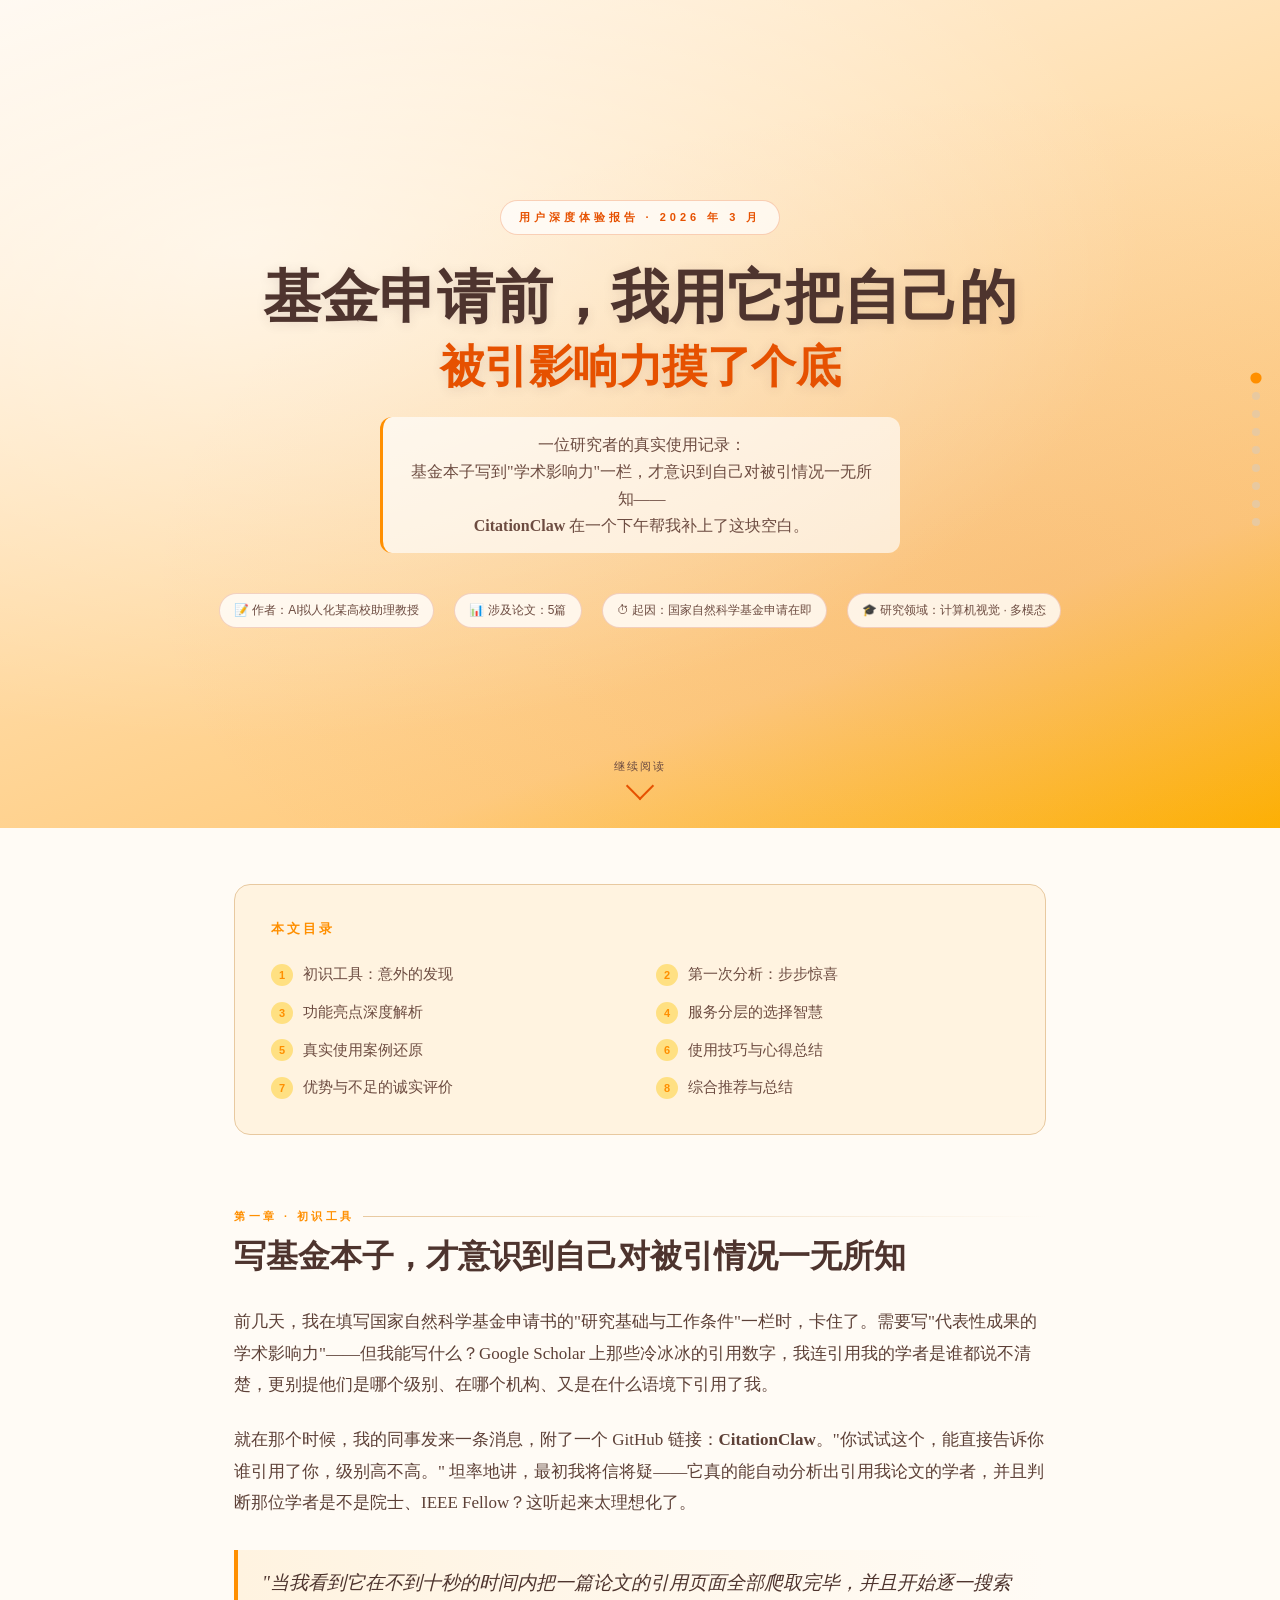
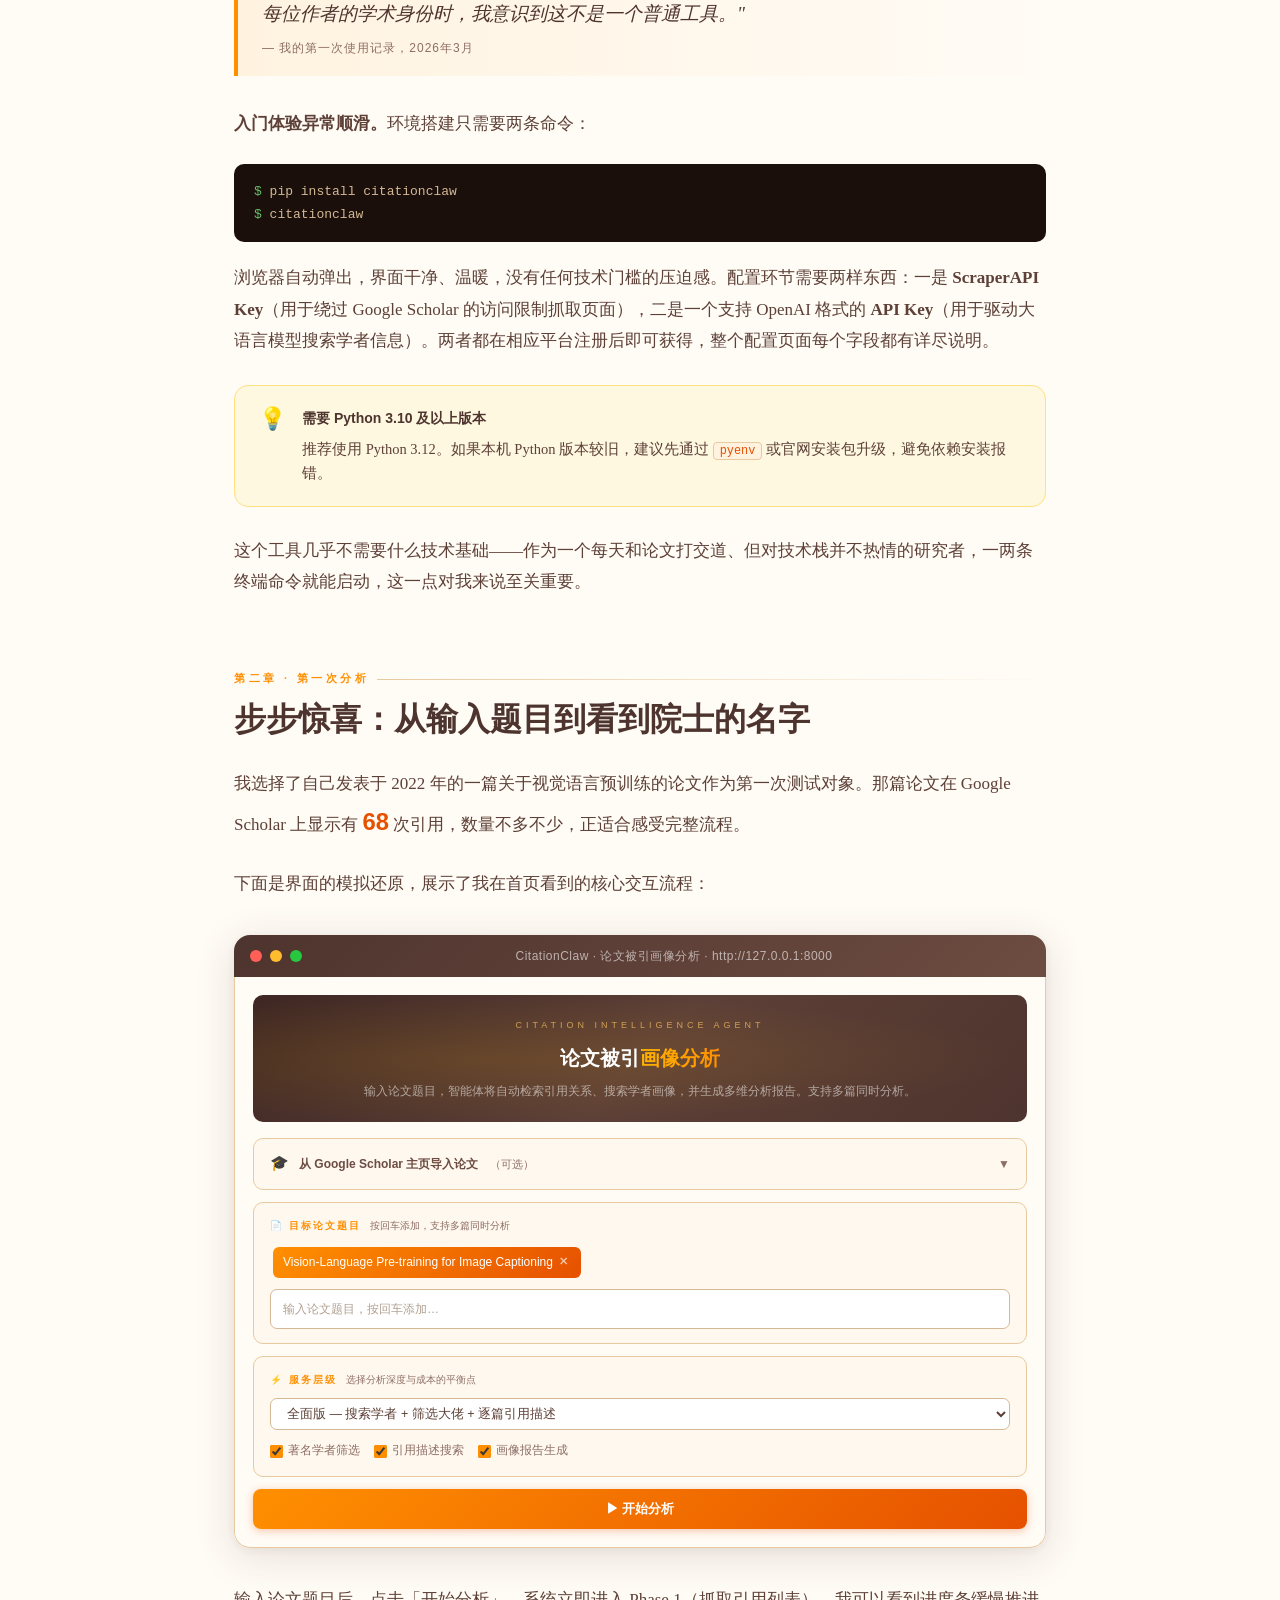
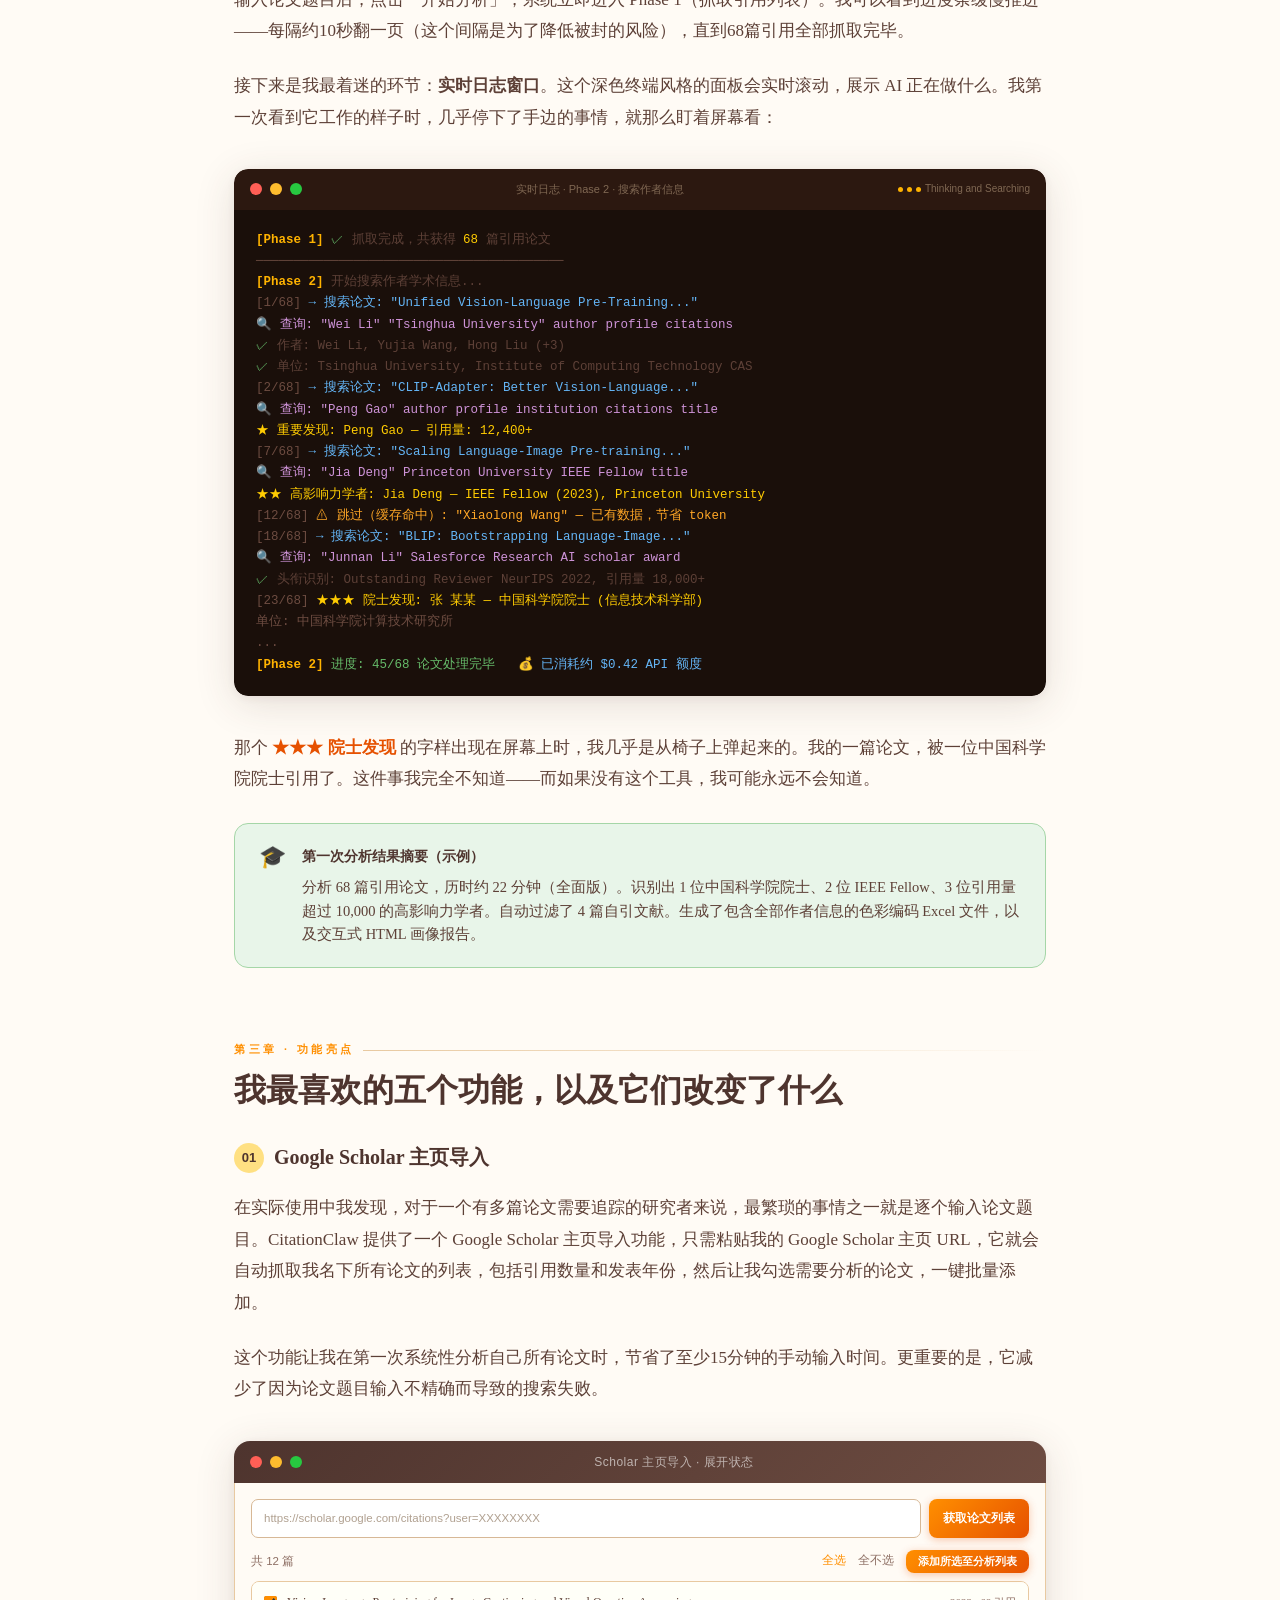
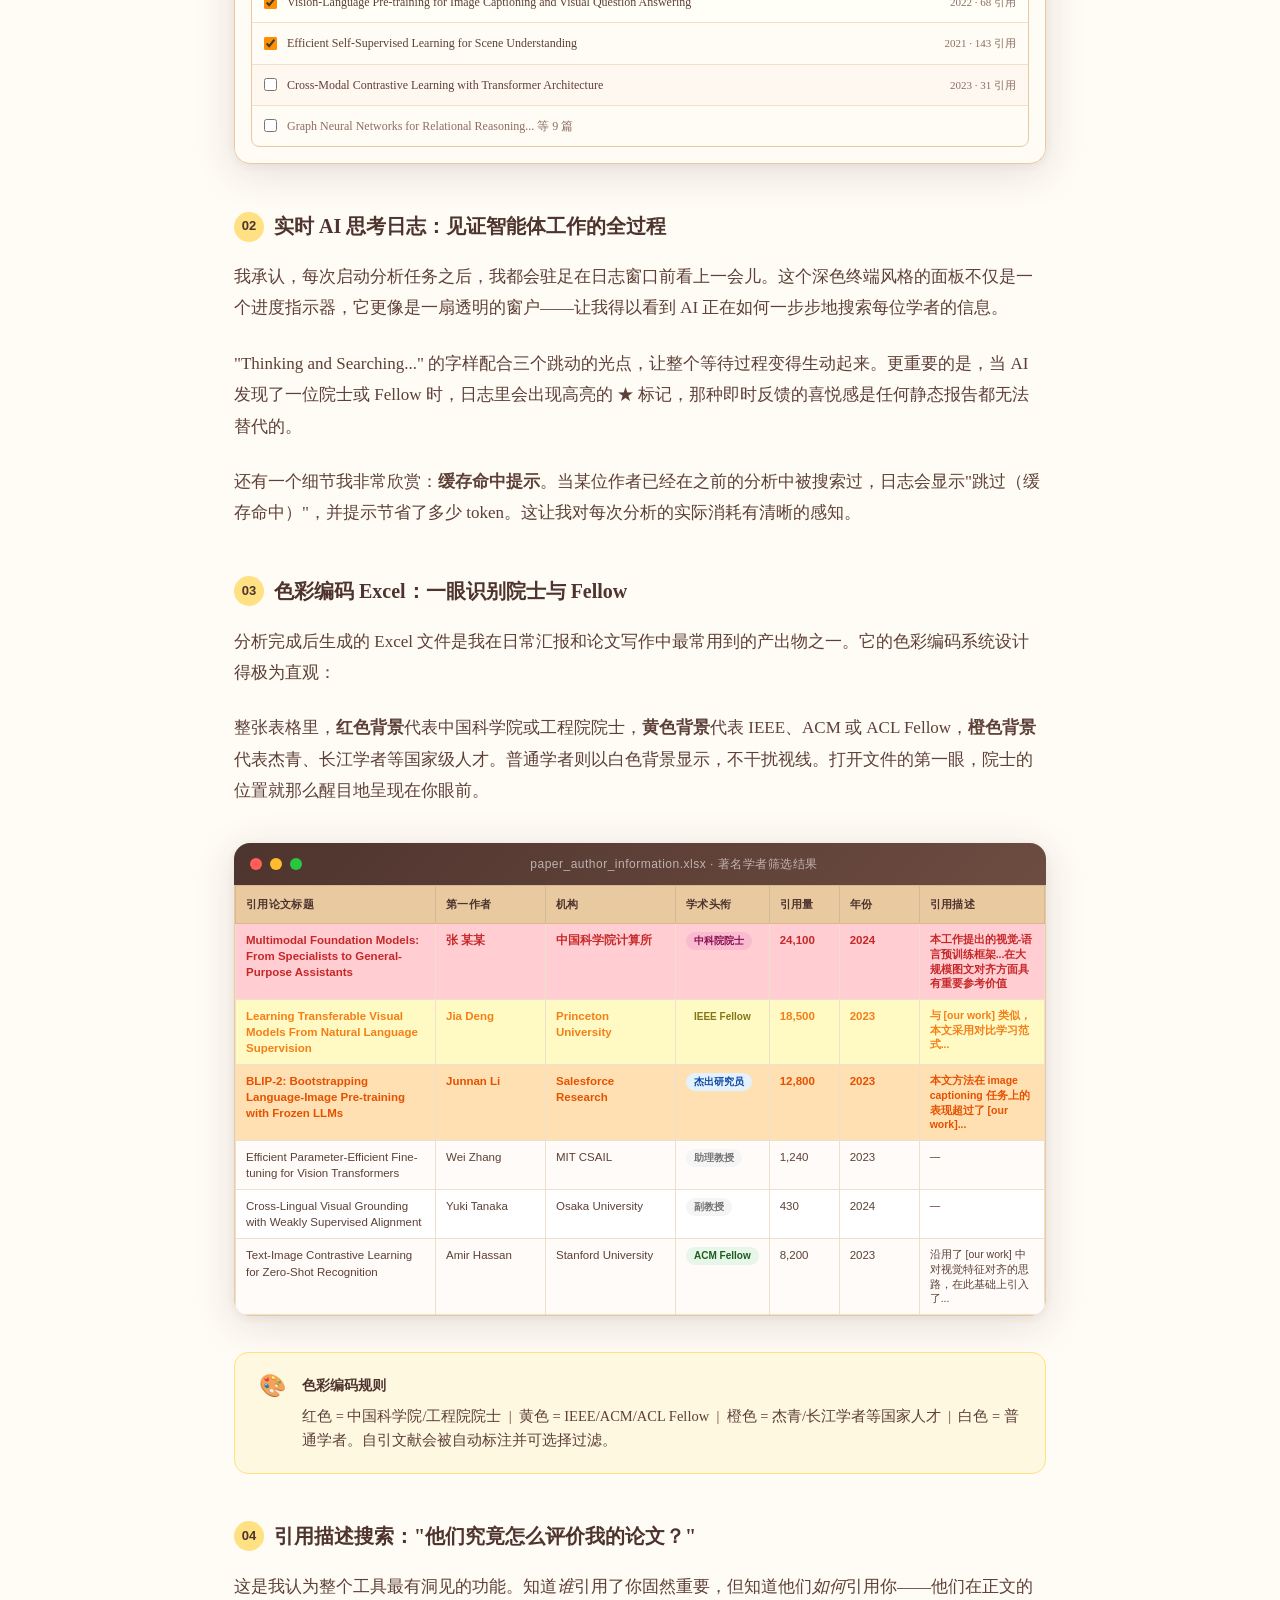
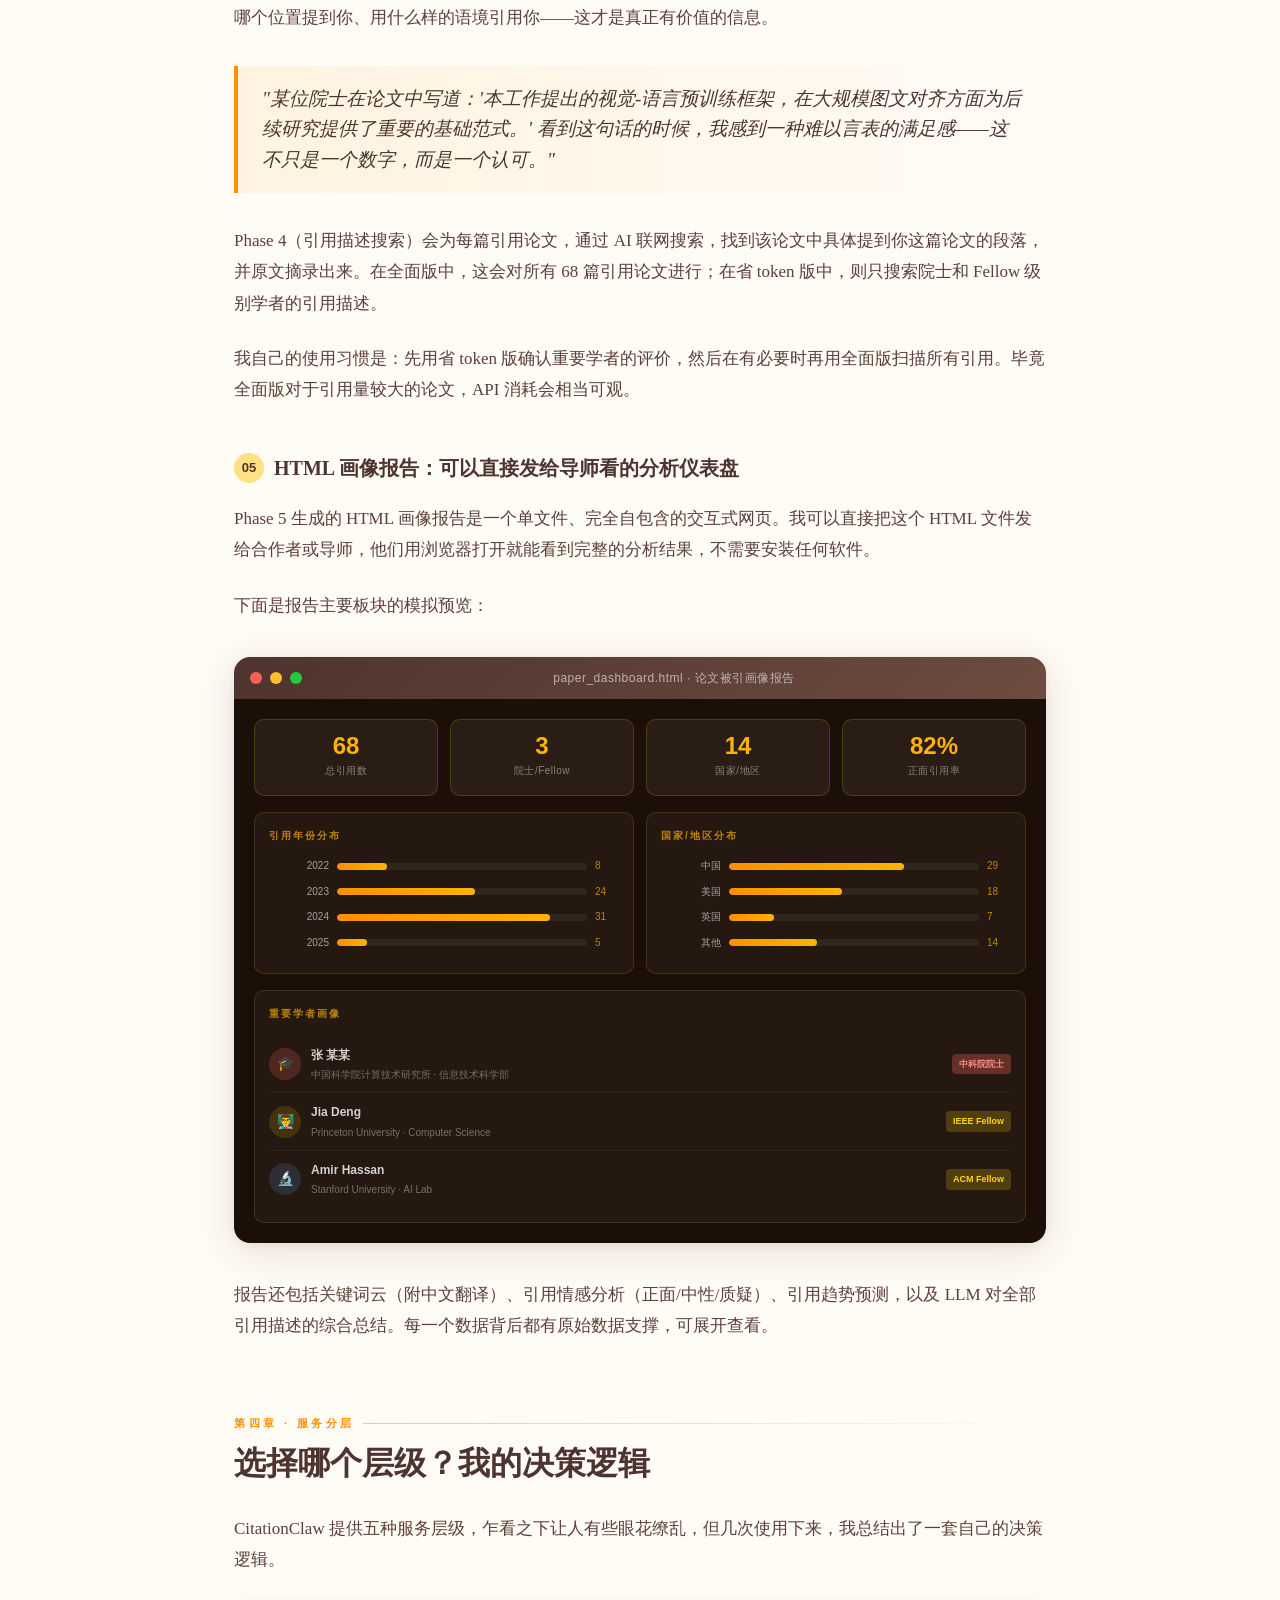
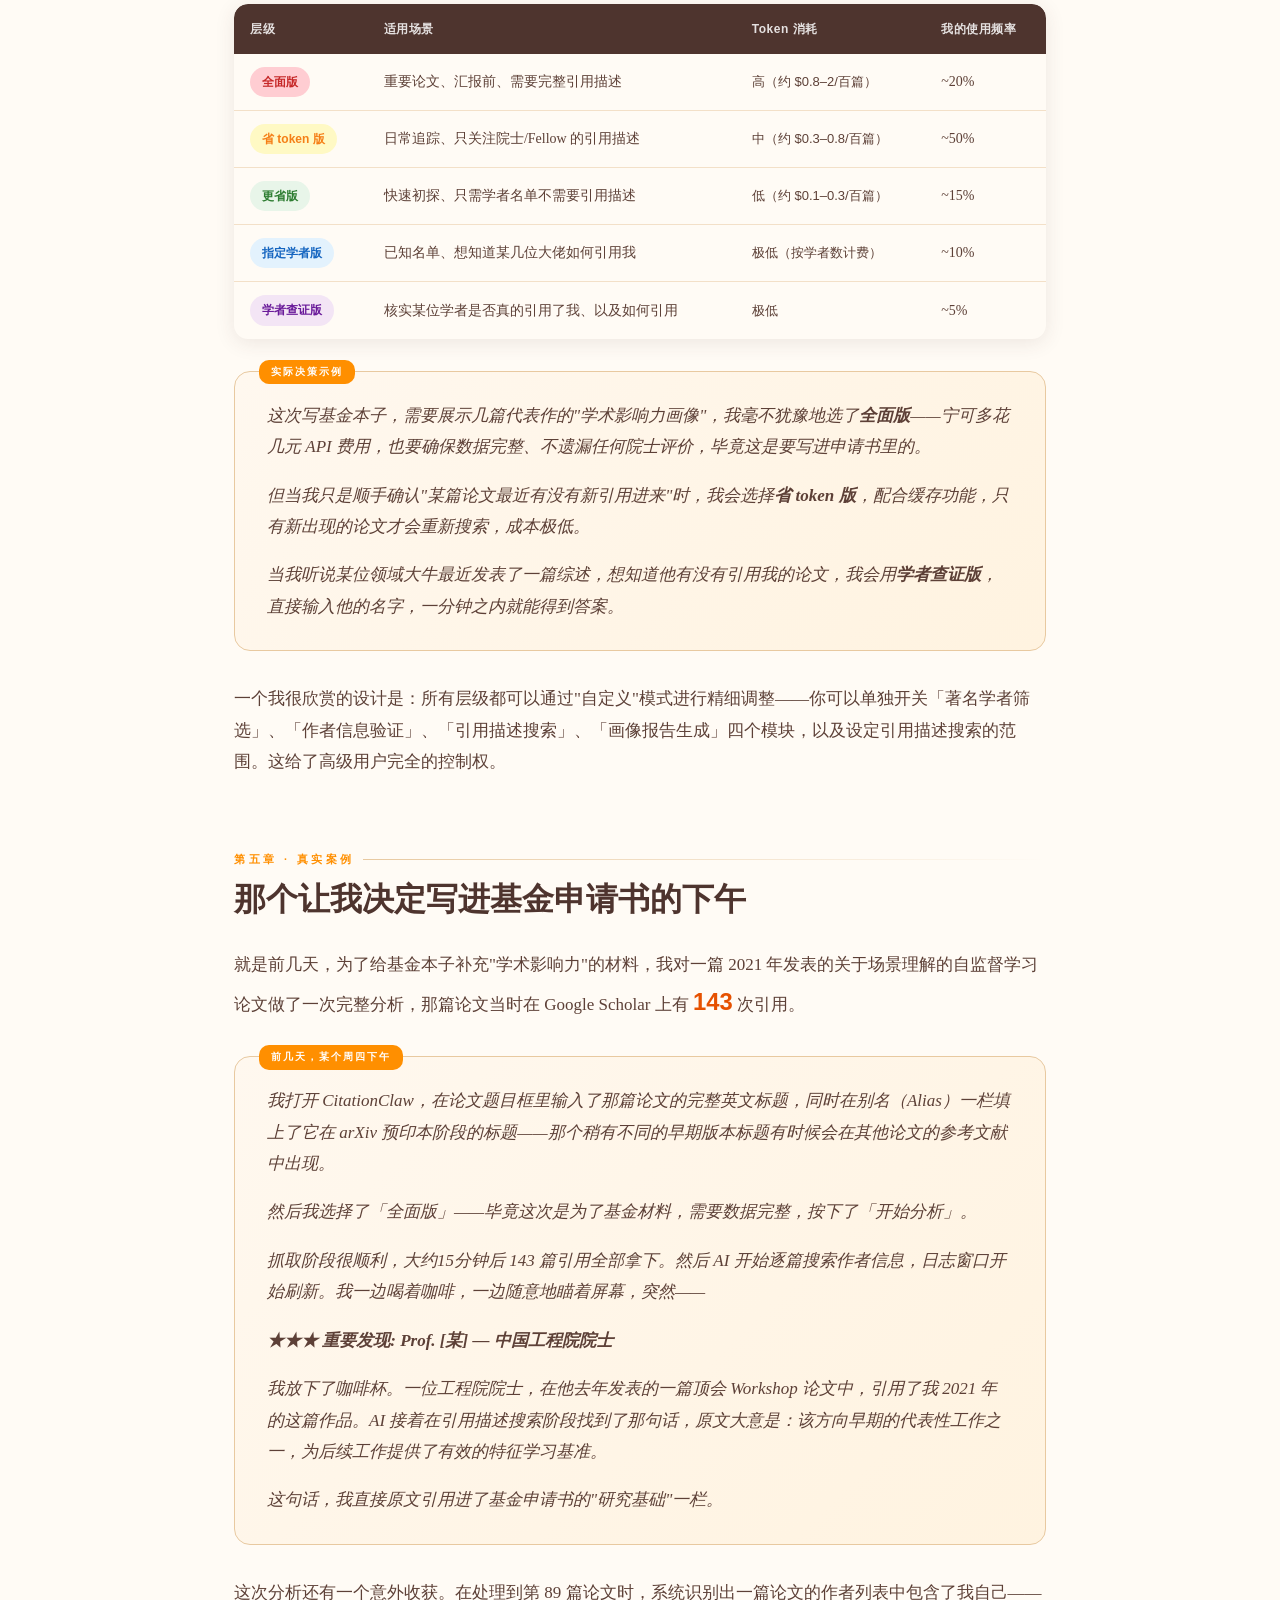
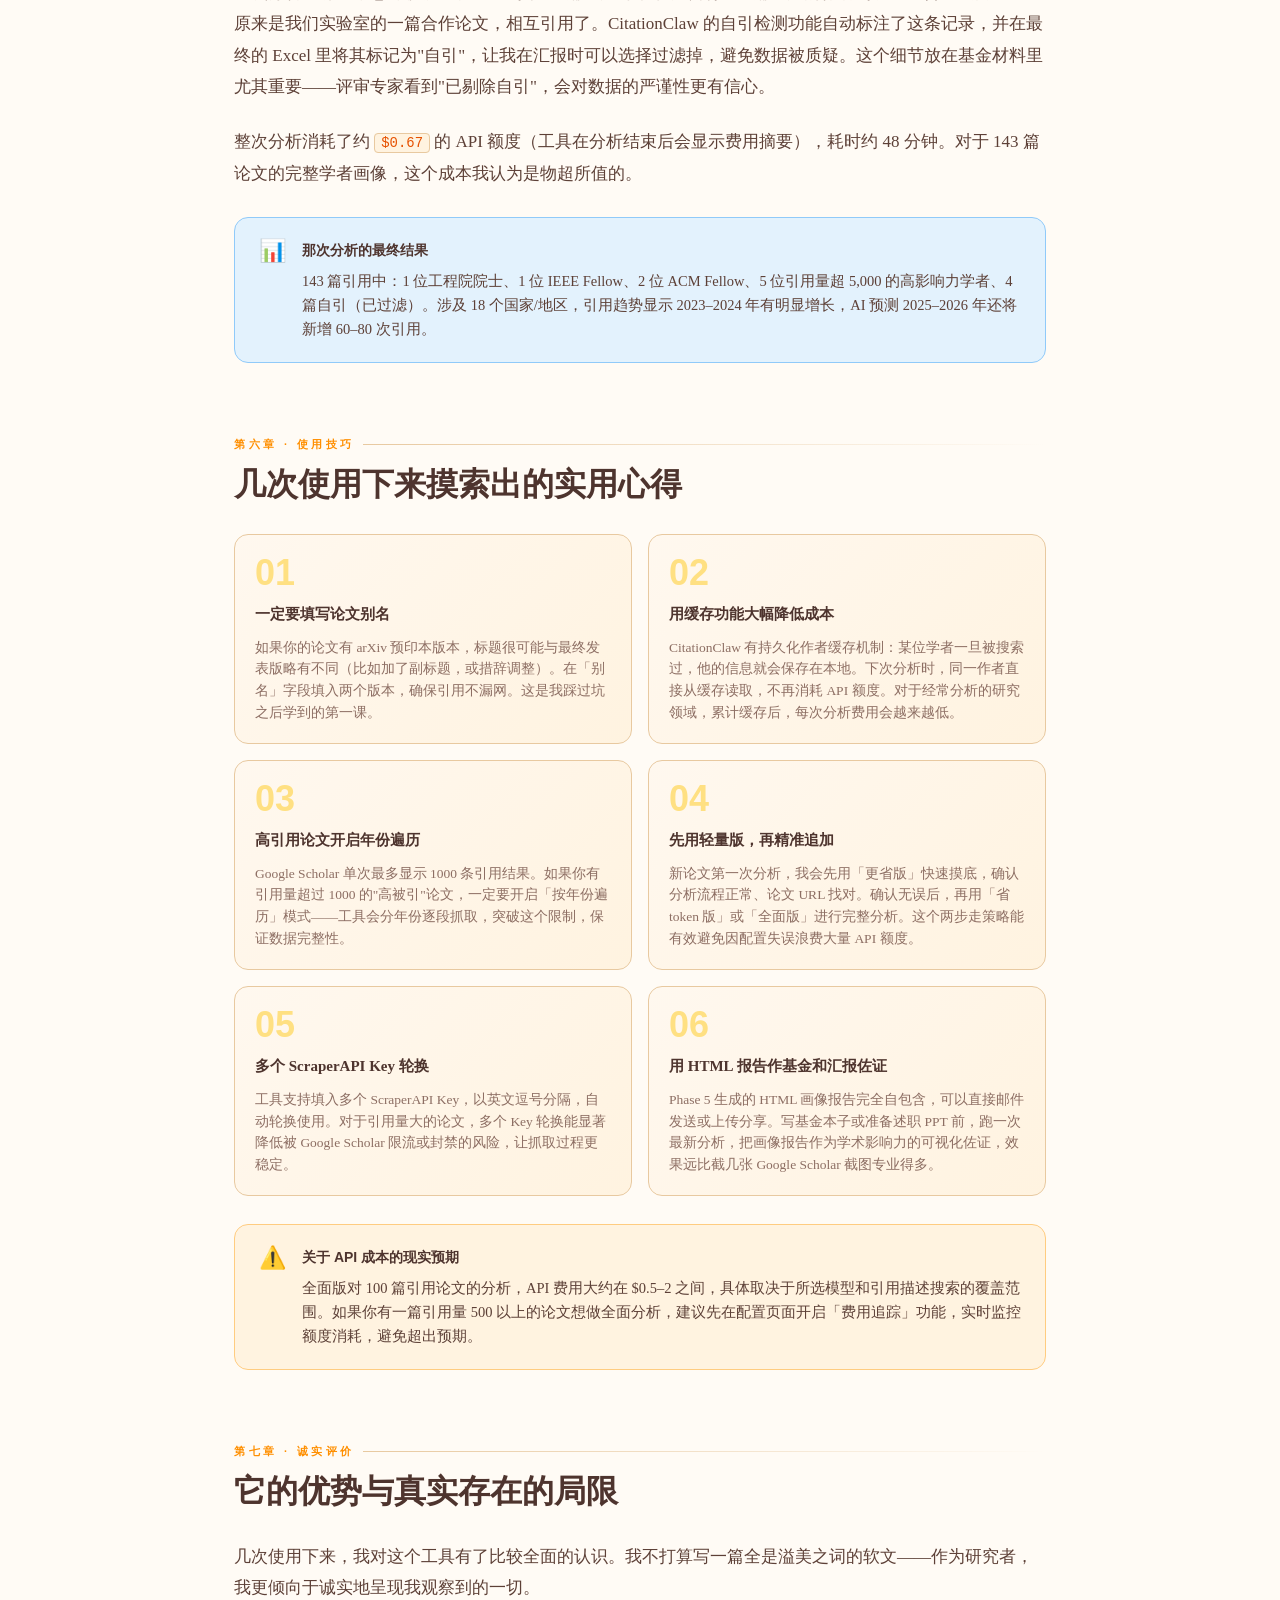
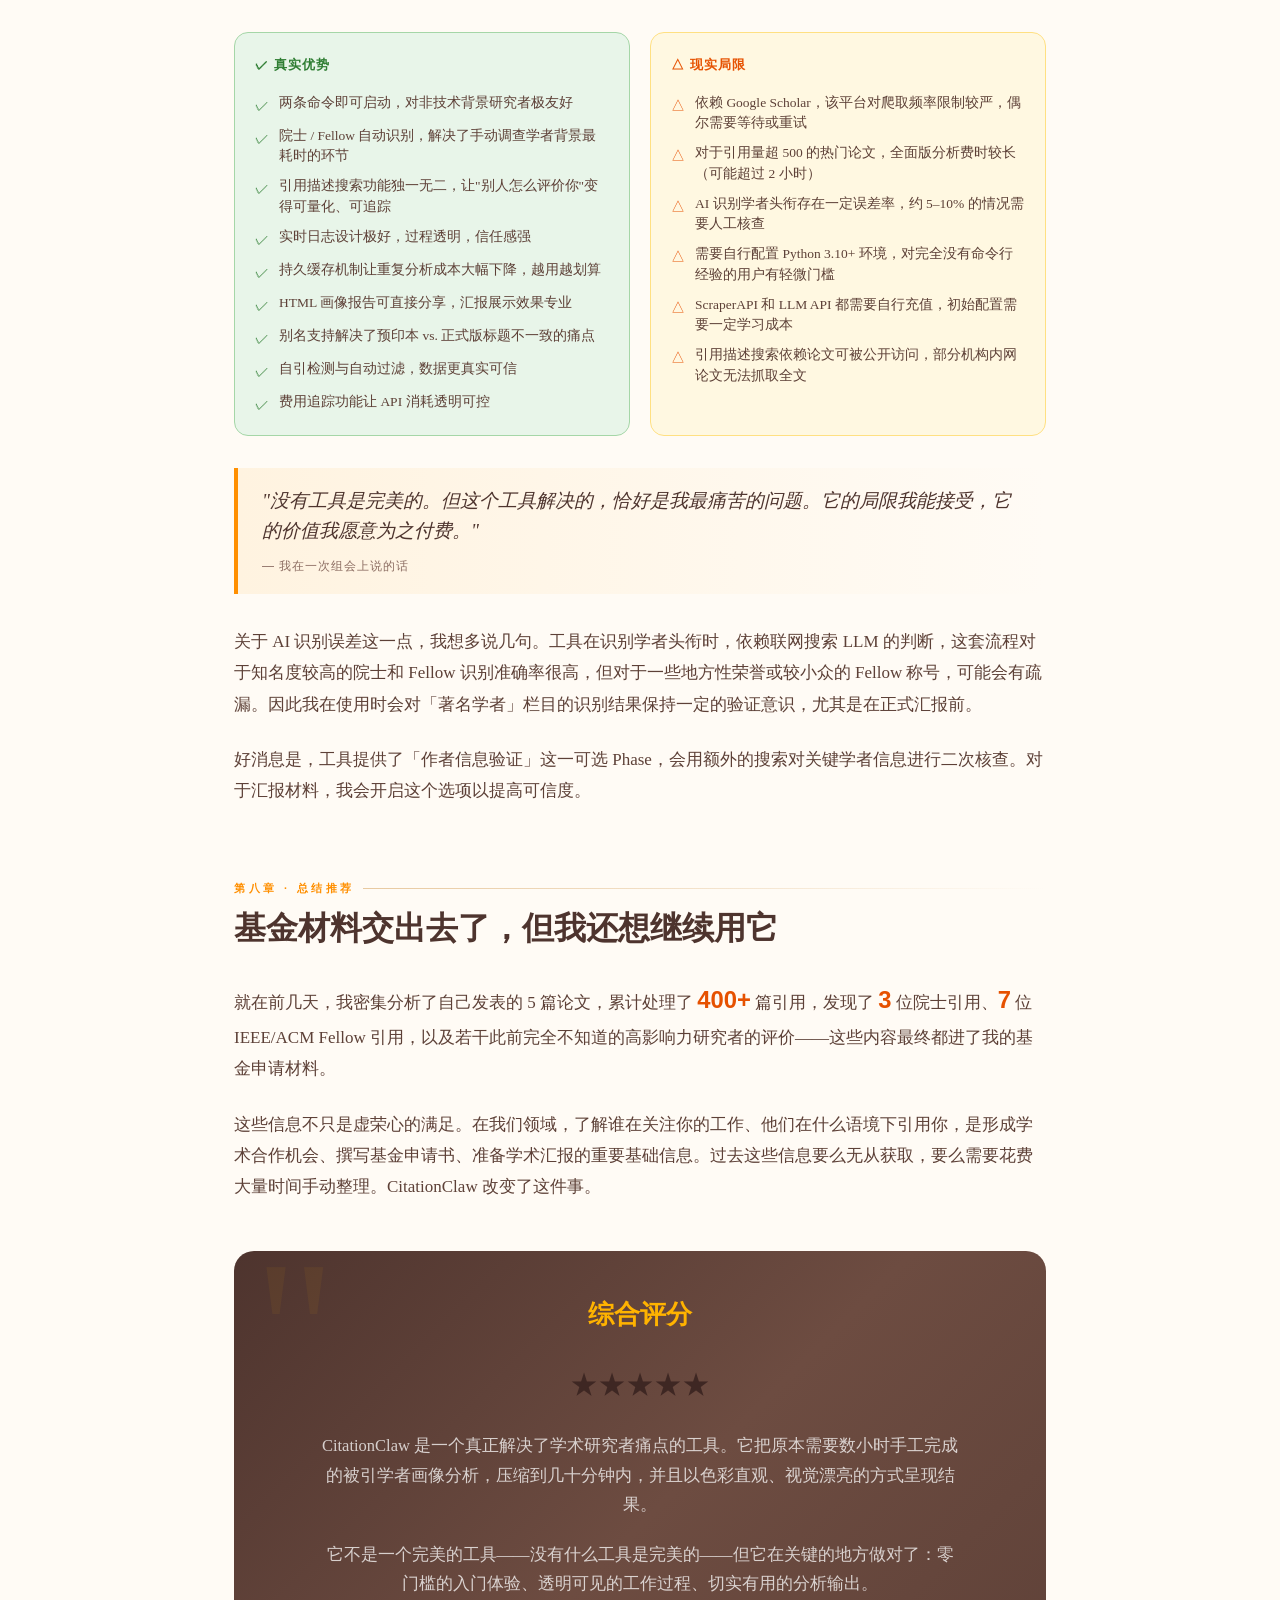
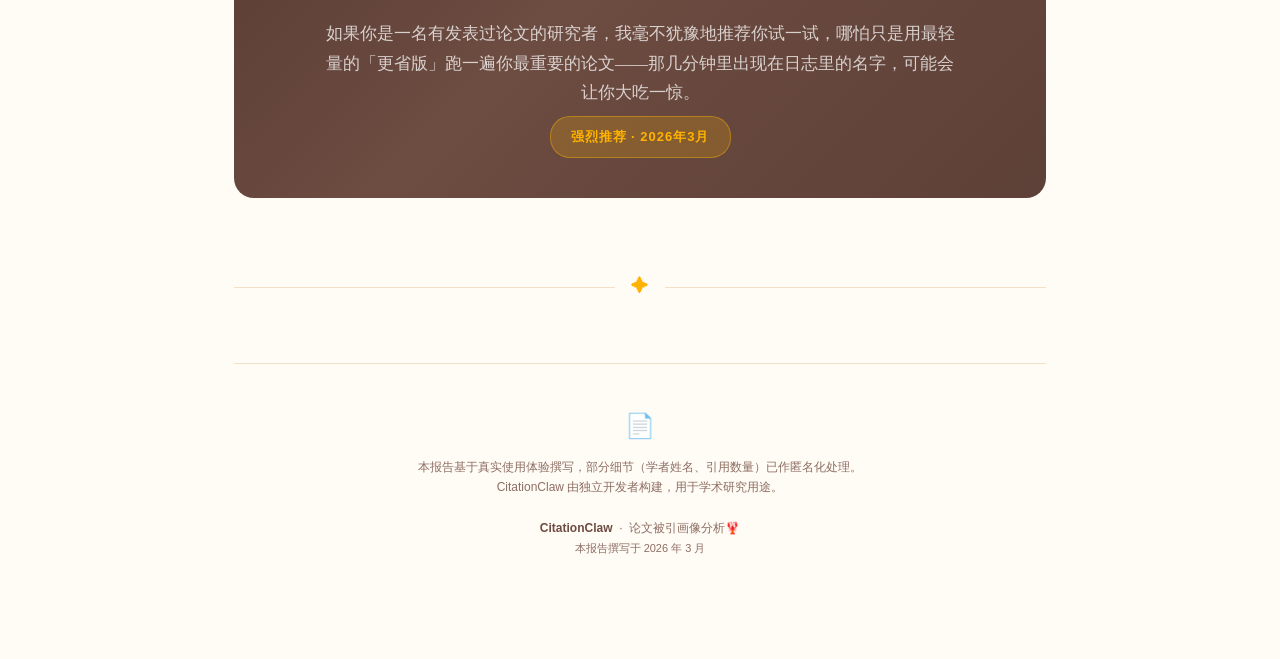
<file: modules/citationclaw/docs/use-report.html>
<!DOCTYPE html>
<html lang="zh-CN">
<head>
<meta charset="UTF-8">
<meta name="viewport" content="width=device-width, initial-scale=1.0">
<title>我用它分析了我的论文被引情况 — CitationClaw 深度使用报告</title>
<style>
  /* ─── Reset & Base ─── */
  *, *::before, *::after { box-sizing: border-box; margin: 0; padding: 0; }

  :root {
    --bg:         #FFFBF5;
    --bg2:        #FFF8EF;
    --bg3:        #FFF3E0;
    --warm-100:   #FFE0B2;
    --warm-200:   #FFCC80;
    --amber:      #FFB300;
    --amber-light: #FFE082;
    --orange:     #FF8F00;
    --deep-orange: #E65100;
    --burnt:      #BF360C;
    --brown:      #4E342E;
    --brown-light: #6D4C41;
    --muted:      #8D6E63;
    --border:     #F3E0C8;
    --border2:    #E8C9A0;
    --text:       #3E2723;
    --text-light: #5D4037;
    --white:      #FFFFFF;
    --green:      #2E7D32;
    --red:        #C62828;
    --blue:       #1565C0;
  }

  html { scroll-behavior: smooth; }

  body {
    font-family: 'Georgia', 'Noto Serif SC', 'STSong', serif;
    background: var(--bg);
    color: var(--text);
    line-height: 1.85;
    font-size: 17px;
  }

  /* ─── Layout ─── */
  .page-wrapper {
    max-width: 860px;
    margin: 0 auto;
    padding: 0 24px 80px;
  }

  /* ─── Cover ─── */
  .cover {
    min-height: 92vh;
    display: flex;
    flex-direction: column;
    justify-content: center;
    align-items: center;
    text-align: center;
    padding: 60px 20px;
    background: linear-gradient(160deg, #FFF8EF 0%, #FFE0B2 40%, #FFCC80 75%, #FFB300 100%);
    position: relative;
    overflow: hidden;
    margin: 0 -24px;
  }

  .cover::before {
    content: '';
    position: absolute;
    inset: 0;
    background:
      radial-gradient(ellipse at 20% 30%, rgba(255,255,255,0.6) 0%, transparent 60%),
      radial-gradient(ellipse at 80% 70%, rgba(191,54,12,0.08) 0%, transparent 60%);
  }

  .cover-eyebrow {
    font-family: 'Arial', sans-serif;
    font-size: 11px;
    letter-spacing: 4px;
    text-transform: uppercase;
    color: var(--deep-orange);
    font-weight: 700;
    margin-bottom: 28px;
    position: relative;
    background: rgba(255,255,255,0.7);
    padding: 6px 18px;
    border-radius: 20px;
    border: 1px solid rgba(230,81,0,0.25);
  }

  .cover-title {
    font-size: clamp(32px, 6vw, 58px);
    font-weight: 900;
    line-height: 1.2;
    color: var(--brown);
    position: relative;
    margin-bottom: 22px;
    text-shadow: 0 2px 12px rgba(78,52,46,0.12);
  }

  .cover-title em {
    font-style: normal;
    color: var(--deep-orange);
    display: block;
    font-size: 0.78em;
    font-weight: 700;
    margin-top: 8px;
    letter-spacing: -0.5px;
  }

  .cover-subtitle {
    font-size: 16px;
    color: var(--brown-light);
    max-width: 520px;
    line-height: 1.7;
    position: relative;
    background: rgba(255,255,255,0.65);
    padding: 14px 24px;
    border-radius: 12px;
    border-left: 3px solid var(--orange);
    margin-bottom: 40px;
  }

  .cover-meta {
    display: flex;
    gap: 20px;
    flex-wrap: wrap;
    justify-content: center;
    position: relative;
    font-family: 'Arial', sans-serif;
    font-size: 12px;
    color: var(--brown-light);
  }

  .cover-meta span {
    background: rgba(255,255,255,0.8);
    padding: 5px 14px;
    border-radius: 20px;
    border: 1px solid rgba(191,54,12,0.2);
  }

  .cover-scroll-hint {
    position: absolute;
    bottom: 32px;
    left: 50%;
    transform: translateX(-50%);
    font-family: 'Arial', sans-serif;
    font-size: 11px;
    color: var(--brown-light);
    letter-spacing: 2px;
    text-transform: uppercase;
    display: flex;
    flex-direction: column;
    align-items: center;
    gap: 8px;
    animation: bounce 2s infinite;
  }

  @keyframes bounce {
    0%, 100% { transform: translateX(-50%) translateY(0); }
    50% { transform: translateX(-50%) translateY(8px); }
  }

  .arrow-down {
    width: 20px;
    height: 20px;
    border-right: 2px solid var(--deep-orange);
    border-bottom: 2px solid var(--deep-orange);
    transform: rotate(45deg);
    margin-top: -8px;
  }

  /* ─── TOC ─── */
  .toc-section {
    background: var(--bg3);
    border: 1px solid var(--border2);
    border-radius: 16px;
    padding: 32px 36px;
    margin: 56px 0 48px;
  }

  .toc-title {
    font-size: 13px;
    letter-spacing: 3px;
    text-transform: uppercase;
    color: var(--orange);
    font-family: 'Arial', sans-serif;
    font-weight: 700;
    margin-bottom: 20px;
  }

  .toc-list {
    list-style: none;
    display: grid;
    grid-template-columns: 1fr 1fr;
    gap: 10px 32px;
  }

  .toc-list li a {
    text-decoration: none;
    color: var(--brown-light);
    font-size: 15px;
    display: flex;
    align-items: center;
    gap: 10px;
    transition: color 0.2s;
  }

  .toc-list li a:hover { color: var(--deep-orange); }

  .toc-num {
    font-family: 'Arial', sans-serif;
    font-size: 11px;
    font-weight: 700;
    color: var(--orange);
    background: var(--amber-light);
    width: 22px;
    height: 22px;
    border-radius: 50%;
    display: inline-flex;
    align-items: center;
    justify-content: center;
    flex-shrink: 0;
  }

  /* ─── Section ─── */
  .section {
    margin: 72px 0;
    scroll-margin-top: 32px;
  }

  .section-eyebrow {
    font-family: 'Arial', sans-serif;
    font-size: 10.5px;
    letter-spacing: 3.5px;
    text-transform: uppercase;
    color: var(--orange);
    font-weight: 700;
    margin-bottom: 10px;
    display: flex;
    align-items: center;
    gap: 8px;
  }

  .section-eyebrow::after {
    content: '';
    flex: 1;
    height: 1px;
    background: linear-gradient(to right, var(--border2), transparent);
  }

  .section-title {
    font-size: clamp(22px, 4vw, 32px);
    font-weight: 800;
    color: var(--brown);
    line-height: 1.3;
    margin-bottom: 28px;
  }

  /* ─── Body Text ─── */
  p {
    margin-bottom: 1.4em;
    color: var(--text-light);
  }

  p:last-child { margin-bottom: 0; }

  /* ─── Pull Quote ─── */
  .pull-quote {
    border-left: 4px solid var(--orange);
    background: linear-gradient(to right, var(--bg3), transparent);
    padding: 18px 24px;
    margin: 32px 0;
    border-radius: 0 12px 12px 0;
    font-size: 19px;
    color: var(--brown);
    font-style: italic;
    line-height: 1.6;
  }

  .pull-quote cite {
    display: block;
    font-size: 12px;
    font-style: normal;
    color: var(--muted);
    margin-top: 10px;
    font-family: 'Arial', sans-serif;
    letter-spacing: 1px;
  }

  /* ─── Callout Box ─── */
  .callout {
    border-radius: 14px;
    padding: 20px 24px;
    margin: 28px 0;
    display: flex;
    gap: 16px;
    align-items: flex-start;
  }

  .callout-tip {
    background: #FFF8E1;
    border: 1px solid #FFE082;
  }

  .callout-info {
    background: #E3F2FD;
    border: 1px solid #90CAF9;
  }

  .callout-success {
    background: #E8F5E9;
    border: 1px solid #A5D6A7;
  }

  .callout-warn {
    background: #FFF3E0;
    border: 1px solid #FFCC80;
  }

  .callout-icon {
    font-size: 22px;
    flex-shrink: 0;
    line-height: 1;
    margin-top: 2px;
  }

  .callout-body { flex: 1; }

  .callout-title {
    font-size: 14px;
    font-weight: 700;
    font-family: 'Arial', sans-serif;
    margin-bottom: 6px;
    color: var(--brown);
  }

  .callout-text {
    font-size: 14.5px;
    color: var(--text-light);
    line-height: 1.65;
    margin: 0;
  }

  /* ─── UI Mockup Base ─── */
  .mockup-wrap {
    margin: 36px 0;
    border-radius: 16px;
    overflow: hidden;
    box-shadow: 0 8px 40px rgba(78,52,46,0.14), 0 2px 8px rgba(78,52,46,0.06);
  }

  .mockup-titlebar {
    background: linear-gradient(135deg, #4E342E 0%, #6D4C41 100%);
    padding: 10px 16px;
    display: flex;
    align-items: center;
    gap: 8px;
  }

  .mockup-dot {
    width: 12px;
    height: 12px;
    border-radius: 50%;
    flex-shrink: 0;
  }

  .mockup-dot.r { background: #FF5F56; }
  .mockup-dot.y { background: #FEBC2E; }
  .mockup-dot.g { background: #27C840; }

  .mockup-titlebar-label {
    font-family: 'Arial', sans-serif;
    font-size: 12px;
    color: rgba(255,255,255,0.6);
    margin-left: 8px;
    flex: 1;
    text-align: center;
    letter-spacing: 0.5px;
  }

  .mockup-body {
    background: #FFFBF5;
    padding: 24px;
    border: 1px solid var(--border2);
    border-top: none;
    border-radius: 0 0 16px 16px;
  }

  /* ─── App UI Mockup ─── */
  .ui-hero-bar {
    background: linear-gradient(135deg, #3E2723 0%, #5D4037 50%, #4E342E 100%);
    border-radius: 10px;
    padding: 22px 24px;
    margin-bottom: 16px;
    text-align: center;
    position: relative;
    overflow: hidden;
  }

  .ui-hero-bar::before {
    content: '';
    position: absolute;
    inset: 0;
    background: radial-gradient(ellipse at 30% 50%, rgba(255,179,0,0.12) 0%, transparent 70%);
  }

  .ui-hero-eyebrow {
    font-family: 'Arial', sans-serif;
    font-size: 9px;
    letter-spacing: 4px;
    color: rgba(255,200,100,0.7);
    text-transform: uppercase;
    margin-bottom: 6px;
    position: relative;
  }

  .ui-hero-title {
    font-size: 20px;
    font-weight: 800;
    color: #FFF;
    position: relative;
  }

  .ui-hero-title span {
    background: linear-gradient(90deg, #FFB300, #FF8F00);
    -webkit-background-clip: text;
    -webkit-text-fill-color: transparent;
    background-clip: text;
  }

  .ui-hero-desc {
    font-size: 11.5px;
    color: rgba(255,255,255,0.55);
    margin-top: 6px;
    position: relative;
    line-height: 1.5;
  }

  .ui-card {
    background: #FFF8EF;
    border: 1px solid #E8C9A0;
    border-radius: 10px;
    padding: 14px 16px;
    margin-bottom: 12px;
  }

  .ui-card-label {
    font-family: 'Arial', sans-serif;
    font-size: 9.5px;
    font-weight: 700;
    letter-spacing: 2px;
    text-transform: uppercase;
    color: var(--orange);
    margin-bottom: 10px;
  }

  .ui-input {
    width: 100%;
    background: white;
    border: 1px solid #D7B896;
    border-radius: 7px;
    padding: 8px 12px;
    font-size: 13px;
    color: var(--text-light);
    font-family: 'Arial', sans-serif;
  }

  .ui-tag {
    display: inline-flex;
    align-items: center;
    gap: 6px;
    background: linear-gradient(135deg, #FF8F00, #E65100);
    color: white;
    padding: 4px 12px 4px 10px;
    border-radius: 6px;
    font-size: 12px;
    font-family: 'Arial', sans-serif;
    margin: 3px;
  }

  .ui-tag-x {
    opacity: 0.7;
    cursor: pointer;
    font-size: 10px;
  }

  .ui-btn-primary {
    display: inline-flex;
    align-items: center;
    gap: 7px;
    background: linear-gradient(135deg, #FF8F00, #E65100);
    color: white;
    padding: 9px 20px;
    border-radius: 8px;
    font-family: 'Arial', sans-serif;
    font-size: 13px;
    font-weight: 600;
    border: none;
    cursor: pointer;
    box-shadow: 0 2px 8px rgba(230,81,0,0.3);
  }

  .ui-select {
    background: white;
    border: 1px solid #D7B896;
    border-radius: 7px;
    padding: 7px 12px;
    font-size: 12.5px;
    color: var(--text-light);
    font-family: 'Arial', sans-serif;
    width: 100%;
  }

  .ui-tier-row {
    display: flex;
    gap: 8px;
    margin-bottom: 10px;
    align-items: center;
  }

  .ui-tier-badge {
    font-family: 'Arial', sans-serif;
    font-size: 10px;
    font-weight: 700;
    padding: 3px 9px;
    border-radius: 4px;
    white-space: nowrap;
  }

  .ui-tier-full { background: #E65100; color: white; }
  .ui-tier-lite { background: #FF8F00; color: white; }
  .ui-tier-mini { background: #FFB300; color: #4E342E; }
  .ui-tier-custom { background: #8D6E63; color: white; }

  /* ─── Terminal / Log Mockup ─── */
  .terminal {
    background: #1A0F0A;
    border-radius: 0 0 14px 14px;
    padding: 20px 22px;
    font-family: 'Menlo', 'Monaco', 'Courier New', monospace;
    font-size: 12.5px;
    line-height: 1.7;
    min-height: 280px;
    color: #D4B896;
    overflow-x: auto;
  }

  .terminal-titlebar {
    background: #2C1810;
    padding: 10px 16px;
    display: flex;
    align-items: center;
    gap: 8px;
    border-radius: 14px 14px 0 0;
  }

  .t-dot { width: 12px; height: 12px; border-radius: 50%; flex-shrink: 0; }
  .t-dot.r { background: #FF5F56; }
  .t-dot.y { background: #FEBC2E; }
  .t-dot.g { background: #27C840; }

  .t-label {
    font-family: 'Arial', sans-serif;
    font-size: 11px;
    color: rgba(212, 184, 150, 0.5);
    flex: 1;
    text-align: center;
  }

  .t-thinking {
    display: inline-flex;
    align-items: center;
    gap: 4px;
    margin-left: auto;
    font-size: 10px;
    color: rgba(212, 184, 150, 0.5);
    font-family: 'Arial', sans-serif;
  }

  .t-dot-anim {
    width: 5px;
    height: 5px;
    border-radius: 50%;
    background: #FFB300;
    animation: pulse 1.2s ease-in-out infinite;
  }

  .t-dot-anim:nth-child(2) { animation-delay: 0.2s; }
  .t-dot-anim:nth-child(3) { animation-delay: 0.4s; }

  @keyframes pulse {
    0%, 100% { opacity: 0.3; transform: scale(0.8); }
    50% { opacity: 1; transform: scale(1); }
  }

  .log-line { margin: 0; }
  .log-phase { color: #FFB300; font-weight: 700; }
  .log-ok { color: #66BB6A; }
  .log-info { color: #64B5F6; }
  .log-search { color: #CE93D8; }
  .log-found { color: #FFCC02; }
  .log-warn { color: #FFA726; }
  .log-dim { color: #6D4C41; }

  /* ─── Excel Mockup ─── */
  .excel-wrap {
    overflow-x: auto;
    border-radius: 0 0 14px 14px;
    border: 1px solid var(--border2);
    border-top: none;
  }

  .excel-table {
    width: 100%;
    border-collapse: collapse;
    font-family: 'Arial', sans-serif;
    font-size: 11.5px;
    min-width: 720px;
  }

  .excel-table thead th {
    background: #E8C9A0;
    color: #4E342E;
    font-weight: 700;
    padding: 9px 10px;
    text-align: left;
    border: 1px solid #D7B896;
    letter-spacing: 0.3px;
    font-size: 10.5px;
    text-transform: uppercase;
    white-space: nowrap;
  }

  .excel-table tbody tr:nth-child(even) td { background: #FFFBF8; }
  .excel-table tbody tr:nth-child(odd) td { background: #FFFFFF; }

  .excel-table tbody td {
    padding: 8px 10px;
    border: 1px solid #EDE0CF;
    color: #5D4037;
    vertical-align: top;
    line-height: 1.4;
  }

  .excel-table tbody tr:hover td {
    background: #FFF3E0 !important;
  }

  .cell-red { background: #FFCDD2 !important; color: #C62828 !important; font-weight: 700; }
  .cell-yellow { background: #FFF9C4 !important; color: #F57F17 !important; font-weight: 700; }
  .cell-orange { background: #FFE0B2 !important; color: #E65100 !important; font-weight: 600; }
  .cell-normal { }

  .badge-pill {
    display: inline-block;
    padding: 2px 8px;
    border-radius: 10px;
    font-size: 10px;
    font-weight: 700;
    white-space: nowrap;
  }

  .badge-cae { background: #FFCDD2; color: #B71C1C; }
  .badge-cas { background: #F8BBD0; color: #880E4F; }
  .badge-ieee { background: #FFF9C4; color: #827717; }
  .badge-acm { background: #E8F5E9; color: #1B5E20; }
  .badge-cj { background: #E3F2FD; color: #0D47A1; }
  .badge-normal { background: #F5F5F5; color: #757575; }

  /* ─── Dashboard Preview ─── */
  .dash-preview {
    background: #1C0F08;
    border-radius: 0 0 14px 14px;
    padding: 20px;
    min-height: 400px;
  }

  .dash-stat-row {
    display: grid;
    grid-template-columns: repeat(4, 1fr);
    gap: 12px;
    margin-bottom: 16px;
  }

  .dash-stat {
    background: rgba(255,255,255,0.06);
    border: 1px solid rgba(255,179,0,0.2);
    border-radius: 10px;
    padding: 14px 12px;
    text-align: center;
  }

  .dash-stat-num {
    font-size: 24px;
    font-weight: 800;
    color: #FFB300;
    font-family: 'Arial', sans-serif;
    line-height: 1;
    margin-bottom: 4px;
  }

  .dash-stat-label {
    font-size: 10px;
    color: rgba(255,255,255,0.45);
    font-family: 'Arial', sans-serif;
    letter-spacing: 0.5px;
  }

  .dash-chart-row {
    display: grid;
    grid-template-columns: 1fr 1fr;
    gap: 12px;
    margin-bottom: 16px;
  }

  .dash-chart-box {
    background: rgba(255,255,255,0.04);
    border: 1px solid rgba(255,179,0,0.15);
    border-radius: 10px;
    padding: 14px;
  }

  .dash-chart-title {
    font-family: 'Arial', sans-serif;
    font-size: 10px;
    letter-spacing: 2px;
    text-transform: uppercase;
    color: rgba(255,179,0,0.7);
    margin-bottom: 12px;
    font-weight: 700;
  }

  .bar-chart-row {
    display: flex;
    align-items: center;
    gap: 8px;
    margin-bottom: 7px;
  }

  .bar-label {
    font-family: 'Arial', sans-serif;
    font-size: 10px;
    color: rgba(255,255,255,0.6);
    width: 60px;
    text-align: right;
    flex-shrink: 0;
    white-space: nowrap;
  }

  .bar-track {
    flex: 1;
    height: 7px;
    background: rgba(255,255,255,0.06);
    border-radius: 4px;
    overflow: hidden;
  }

  .bar-fill {
    height: 100%;
    border-radius: 4px;
    background: linear-gradient(to right, #FF8F00, #FFB300);
  }

  .bar-val {
    font-family: 'Arial', sans-serif;
    font-size: 10px;
    color: rgba(255,179,0,0.7);
    width: 24px;
    flex-shrink: 0;
  }

  /* scholar cards in dash */
  .dash-scholar-list {
    background: rgba(255,255,255,0.04);
    border: 1px solid rgba(255,179,0,0.15);
    border-radius: 10px;
    padding: 14px;
  }

  .dash-scholar-item {
    display: flex;
    align-items: center;
    gap: 10px;
    padding: 8px 0;
    border-bottom: 1px solid rgba(255,255,255,0.05);
  }

  .dash-scholar-item:last-child { border-bottom: none; }

  .dash-scholar-avatar {
    width: 32px;
    height: 32px;
    border-radius: 50%;
    display: flex;
    align-items: center;
    justify-content: center;
    font-size: 14px;
    flex-shrink: 0;
  }

  .dash-scholar-name {
    font-size: 12px;
    color: rgba(255,255,255,0.8);
    font-family: 'Arial', sans-serif;
    font-weight: 600;
  }

  .dash-scholar-aff {
    font-size: 10px;
    color: rgba(255,255,255,0.38);
    font-family: 'Arial', sans-serif;
  }

  .dash-scholar-badge {
    margin-left: auto;
    font-size: 9px;
    font-weight: 700;
    padding: 2px 7px;
    border-radius: 4px;
    white-space: nowrap;
    font-family: 'Arial', sans-serif;
  }

  .dsb-cas { background: rgba(255,100,100,0.3); color: #FF8A80; }
  .dsb-ieee { background: rgba(255,214,0,0.2); color: #FFD600; }
  .dsb-cj { background: rgba(100,180,255,0.2); color: #82B1FF; }

  /* ─── Service Tier Table ─── */
  .tier-table {
    width: 100%;
    border-collapse: separate;
    border-spacing: 0;
    border-radius: 14px;
    overflow: hidden;
    box-shadow: 0 4px 20px rgba(78,52,46,0.1);
    margin: 28px 0;
  }

  .tier-table thead th {
    background: #4E342E;
    color: rgba(255,255,255,0.85);
    padding: 14px 16px;
    font-family: 'Arial', sans-serif;
    font-size: 12px;
    font-weight: 600;
    text-align: left;
    letter-spacing: 0.5px;
  }

  .tier-table thead th:first-child { border-radius: 14px 0 0 0; }
  .tier-table thead th:last-child { border-radius: 0 14px 0 0; }

  .tier-table tbody tr { transition: background 0.15s; }
  .tier-table tbody tr:hover td { background: #FFF3E0; }

  .tier-table tbody td {
    padding: 13px 16px;
    border-bottom: 1px solid var(--border);
    font-size: 14px;
    color: var(--text-light);
    vertical-align: middle;
  }

  .tier-table tbody tr:last-child td { border-bottom: none; }
  .tier-table tbody tr:last-child td:first-child { border-radius: 0 0 0 14px; }
  .tier-table tbody tr:last-child td:last-child { border-radius: 0 0 14px 0; }

  .tier-chip {
    display: inline-block;
    padding: 4px 12px;
    border-radius: 20px;
    font-family: 'Arial', sans-serif;
    font-size: 12px;
    font-weight: 700;
    white-space: nowrap;
  }

  /* ─── Tips Grid ─── */
  .tips-grid {
    display: grid;
    grid-template-columns: 1fr 1fr;
    gap: 16px;
    margin: 28px 0;
  }

  .tip-card {
    background: linear-gradient(135deg, #FFF8EF, #FFF3E0);
    border: 1px solid var(--border2);
    border-radius: 14px;
    padding: 20px;
    position: relative;
  }

  .tip-num {
    font-family: 'Arial', sans-serif;
    font-size: 36px;
    font-weight: 900;
    color: var(--amber-light);
    line-height: 1;
    margin-bottom: 10px;
  }

  .tip-title {
    font-size: 15px;
    font-weight: 700;
    color: var(--brown);
    margin-bottom: 8px;
  }

  .tip-text {
    font-size: 13.5px;
    color: var(--muted);
    line-height: 1.6;
    margin: 0;
  }

  /* ─── Pros/Cons ─── */
  .pros-cons-grid {
    display: grid;
    grid-template-columns: 1fr 1fr;
    gap: 20px;
    margin: 28px 0;
  }

  .pros-card {
    background: #E8F5E9;
    border: 1px solid #A5D6A7;
    border-radius: 14px;
    padding: 20px;
  }

  .cons-card {
    background: #FFF8E1;
    border: 1px solid #FFE082;
    border-radius: 14px;
    padding: 20px;
  }

  .pc-title {
    font-family: 'Arial', sans-serif;
    font-size: 13px;
    font-weight: 700;
    letter-spacing: 1px;
    text-transform: uppercase;
    margin-bottom: 16px;
    display: flex;
    align-items: center;
    gap: 8px;
  }

  .pros-card .pc-title { color: #2E7D32; }
  .cons-card .pc-title { color: #E65100; }

  .pc-list {
    list-style: none;
    display: flex;
    flex-direction: column;
    gap: 10px;
  }

  .pc-list li {
    display: flex;
    gap: 10px;
    font-size: 13.5px;
    color: var(--text-light);
    line-height: 1.5;
  }

  .pc-list li::before {
    flex-shrink: 0;
    margin-top: 2px;
    font-size: 14px;
  }

  .pros-card .pc-list li::before { content: '✓'; color: #2E7D32; }
  .cons-card .pc-list li::before { content: '△'; color: #E65100; }

  /* ─── Conclusion Box ─── */
  .conclusion-box {
    background: linear-gradient(135deg, #4E342E 0%, #6D4C41 50%, #5D4037 100%);
    border-radius: 20px;
    padding: 40px 44px;
    margin: 48px 0;
    position: relative;
    overflow: hidden;
    text-align: center;
  }

  .conclusion-box::before {
    content: '"';
    position: absolute;
    top: -20px;
    left: 20px;
    font-size: 200px;
    color: rgba(255,179,0,0.06);
    font-family: Georgia, serif;
    line-height: 1;
  }

  .conclusion-box h3 {
    font-size: 26px;
    color: #FFB300;
    margin-bottom: 18px;
    position: relative;
  }

  .conclusion-box p {
    color: rgba(255,255,255,0.75);
    font-size: 16.5px;
    max-width: 640px;
    margin: 0 auto 1.2em;
    line-height: 1.8;
    position: relative;
  }

  .conclusion-rating {
    display: flex;
    justify-content: center;
    gap: 4px;
    margin: 20px 0;
    font-size: 28px;
    position: relative;
  }

  .conclusion-tag {
    display: inline-block;
    background: rgba(255,179,0,0.2);
    border: 1px solid rgba(255,179,0,0.4);
    color: #FFB300;
    padding: 8px 20px;
    border-radius: 20px;
    font-family: 'Arial', sans-serif;
    font-size: 13px;
    font-weight: 700;
    letter-spacing: 1px;
    margin-top: 8px;
    position: relative;
  }

  /* ─── Footer ─── */
  .footer {
    text-align: center;
    padding: 40px 0 20px;
    border-top: 1px solid var(--border);
    margin-top: 60px;
  }

  .footer-logo {
    font-size: 24px;
    margin-bottom: 8px;
  }

  .footer-text {
    font-family: 'Arial', sans-serif;
    font-size: 12px;
    color: var(--muted);
    line-height: 1.7;
  }

  /* ─── Divider ─── */
  .divider {
    border: none;
    border-top: 1px solid var(--border);
    margin: 48px 0;
  }

  .divider-ornament {
    text-align: center;
    position: relative;
    margin: 40px 0;
  }

  .divider-ornament::before {
    content: '';
    position: absolute;
    top: 50%;
    left: 0;
    right: 0;
    height: 1px;
    background: var(--border);
  }

  .divider-ornament span {
    background: var(--bg);
    padding: 0 16px;
    position: relative;
    color: var(--amber);
    font-size: 18px;
  }

  /* ─── Responsive ─── */
  @media (max-width: 640px) {
    .toc-list { grid-template-columns: 1fr; }
    .tips-grid { grid-template-columns: 1fr; }
    .pros-cons-grid { grid-template-columns: 1fr; }
    .dash-stat-row { grid-template-columns: repeat(2, 1fr); }
    .dash-chart-row { grid-template-columns: 1fr; }
    body { font-size: 15px; }
    .conclusion-box { padding: 28px 24px; }
  }

  /* ─── Inline code ─── */
  code {
    font-family: 'Menlo', 'Monaco', monospace;
    font-size: 0.82em;
    background: var(--bg3);
    border: 1px solid var(--border2);
    border-radius: 4px;
    padding: 1px 6px;
    color: var(--deep-orange);
  }

  /* ─── Narrative scene ─── */
  .narrative-scene {
    background: linear-gradient(135deg, #FFF8EF 0%, #FFF3E0 100%);
    border: 1px solid var(--border2);
    border-radius: 16px;
    padding: 28px 32px;
    margin: 32px 0;
    position: relative;
  }

  .narrative-scene::before {
    content: attr(data-chapter);
    position: absolute;
    top: -12px;
    left: 24px;
    background: var(--orange);
    color: white;
    font-family: 'Arial', sans-serif;
    font-size: 10px;
    font-weight: 700;
    letter-spacing: 2px;
    text-transform: uppercase;
    padding: 3px 12px;
    border-radius: 10px;
  }

  .scene-p {
    color: var(--text-light);
    line-height: 1.85;
    font-style: italic;
    margin-bottom: 1em;
  }

  .scene-p:last-child { margin-bottom: 0; }

  /* ─── Highlight number ─── */
  .hl-num {
    font-size: 1.4em;
    font-weight: 900;
    color: var(--deep-orange);
    font-family: 'Arial', sans-serif;
  }

  /* Sticky progress dots */
  .reading-dots {
    position: fixed;
    right: 20px;
    top: 50%;
    transform: translateY(-50%);
    display: flex;
    flex-direction: column;
    gap: 10px;
    z-index: 100;
  }

  .reading-dot {
    width: 8px;
    height: 8px;
    border-radius: 50%;
    background: var(--border2);
    transition: all 0.3s;
    cursor: pointer;
  }

  .reading-dot.active {
    background: var(--orange);
    transform: scale(1.4);
  }

  @media (max-width: 768px) {
    .reading-dots { display: none; }
  }
</style>
</head>
<body>

<!-- Reading Progress Dots -->
<nav class="reading-dots" aria-label="章节导航">
  <div class="reading-dot active" onclick="document.getElementById('cover').scrollIntoView({behavior:'smooth'})" title="封面"></div>
  <div class="reading-dot" onclick="document.getElementById('s1').scrollIntoView({behavior:'smooth'})" title="初识工具"></div>
  <div class="reading-dot" onclick="document.getElementById('s2').scrollIntoView({behavior:'smooth'})" title="第一次分析"></div>
  <div class="reading-dot" onclick="document.getElementById('s3').scrollIntoView({behavior:'smooth'})" title="功能亮点"></div>
  <div class="reading-dot" onclick="document.getElementById('s4').scrollIntoView({behavior:'smooth'})" title="服务分层"></div>
  <div class="reading-dot" onclick="document.getElementById('s5').scrollIntoView({behavior:'smooth'})" title="真实案例"></div>
  <div class="reading-dot" onclick="document.getElementById('s6').scrollIntoView({behavior:'smooth'})" title="使用技巧"></div>
  <div class="reading-dot" onclick="document.getElementById('s7').scrollIntoView({behavior:'smooth'})" title="优势与不足"></div>
  <div class="reading-dot" onclick="document.getElementById('s8').scrollIntoView({behavior:'smooth'})" title="总结"></div>
</nav>

<!-- ═══════════════════════════════════════ COVER ═══════════════════════════════════════ -->
<div class="cover" id="cover">
  <div class="cover-eyebrow">用户深度体验报告 · 2026 年 3 月</div>
  <h1 class="cover-title">
    基金申请前，我用它把自己的
    <em>被引影响力摸了个底</em>
  </h1>
  <p class="cover-subtitle">
    一位研究者的真实使用记录：<br>
    基金本子写到"学术影响力"一栏，才意识到自己对被引情况一无所知——<br>
    <strong>CitationClaw</strong> 在一个下午帮我补上了这块空白。
  </p>
  <div class="cover-meta">
    <span>📝 作者：AI拟人化某高校助理教授</span>
    <span>📊 涉及论文：5篇</span>
    <span>⏱ 起因：国家自然科学基金申请在即</span>
    <span>🎓 研究领域：计算机视觉 · 多模态</span>
  </div>
  <div class="cover-scroll-hint">
    继续阅读
    <div class="arrow-down"></div>
  </div>
</div>

<!-- ═══════════════════════════════════════ WRAPPER ═══════════════════════════════════════ -->
<div class="page-wrapper">

<!-- ─── TOC ─── -->
<div class="toc-section">
  <div class="toc-title">本文目录</div>
  <ul class="toc-list">
    <li><a href="#s1"><span class="toc-num">1</span> 初识工具：意外的发现</a></li>
    <li><a href="#s2"><span class="toc-num">2</span> 第一次分析：步步惊喜</a></li>
    <li><a href="#s3"><span class="toc-num">3</span> 功能亮点深度解析</a></li>
    <li><a href="#s4"><span class="toc-num">4</span> 服务分层的选择智慧</a></li>
    <li><a href="#s5"><span class="toc-num">5</span> 真实使用案例还原</a></li>
    <li><a href="#s6"><span class="toc-num">6</span> 使用技巧与心得总结</a></li>
    <li><a href="#s7"><span class="toc-num">7</span> 优势与不足的诚实评价</a></li>
    <li><a href="#s8"><span class="toc-num">8</span> 综合推荐与总结</a></li>
  </ul>
</div>

<!-- ═══════════════════════════════════════ S1 ═══════════════════════════════════════ -->
<section class="section" id="s1">
  <div class="section-eyebrow">第一章 · 初识工具</div>
  <h2 class="section-title">写基金本子，才意识到自己对被引情况一无所知</h2>

  <p>
    前几天，我在填写国家自然科学基金申请书的"研究基础与工作条件"一栏时，卡住了。需要写"代表性成果的学术影响力"——但我能写什么？Google Scholar 上那些冷冰冰的引用数字，我连引用我的学者是谁都说不清楚，更别提他们是哪个级别、在哪个机构、又是在什么语境下引用了我。
  </p>

  <p>
    就在那个时候，我的同事发来一条消息，附了一个 GitHub 链接：<strong>CitationClaw</strong>。"你试试这个，能直接告诉你谁引用了你，级别高不高。" 坦率地讲，最初我将信将疑——它真的能自动分析出引用我论文的学者，并且判断那位学者是不是院士、IEEE Fellow？这听起来太理想化了。
  </p>

  <div class="pull-quote">
    "当我看到它在不到十秒的时间内把一篇论文的引用页面全部爬取完毕，并且开始逐一搜索每位作者的学术身份时，我意识到这不是一个普通工具。"
    <cite>— 我的第一次使用记录，2026年3月</cite>
  </div>

  <p>
    <strong>入门体验异常顺滑。</strong>环境搭建只需要两条命令：
  </p>

  <div style="background:#1A0F0A;border-radius:10px;padding:16px 20px;font-family:'Menlo','Monaco',monospace;font-size:13px;color:#D4B896;margin:20px 0;line-height:1.8;">
    <span style="color:#66BB6A;">$</span> pip install citationclaw<br>
    <span style="color:#66BB6A;">$</span> citationclaw
  </div>

  <p>
    浏览器自动弹出，界面干净、温暖，没有任何技术门槛的压迫感。配置环节需要两样东西：一是 <strong>ScraperAPI Key</strong>（用于绕过 Google Scholar 的访问限制抓取页面），二是一个支持 OpenAI 格式的 <strong>API Key</strong>（用于驱动大语言模型搜索学者信息）。两者都在相应平台注册后即可获得，整个配置页面每个字段都有详尽说明。
  </p>

  <div class="callout callout-tip">
    <div class="callout-icon">💡</div>
    <div class="callout-body">
      <div class="callout-title">需要 Python 3.10 及以上版本</div>
      <p class="callout-text">推荐使用 Python 3.12。如果本机 Python 版本较旧，建议先通过 <code>pyenv</code> 或官网安装包升级，避免依赖安装报错。</p>
    </div>
  </div>

  <p>
    这个工具几乎不需要什么技术基础——作为一个每天和论文打交道、但对技术栈并不热情的研究者，一两条终端命令就能启动，这一点对我来说至关重要。
  </p>
</section>

<!-- ═══════════════════════════════════════ S2 ═══════════════════════════════════════ -->
<section class="section" id="s2">
  <div class="section-eyebrow">第二章 · 第一次分析</div>
  <h2 class="section-title">步步惊喜：从输入题目到看到院士的名字</h2>

  <p>
    我选择了自己发表于 2022 年的一篇关于视觉语言预训练的论文作为第一次测试对象。那篇论文在 Google Scholar 上显示有 <span class="hl-num">68</span> 次引用，数量不多不少，正适合感受完整流程。
  </p>

  <p>
    下面是界面的模拟还原，展示了我在首页看到的核心交互流程：
  </p>

  <!-- UI Mockup: Main Input -->
  <div class="mockup-wrap">
    <div class="mockup-titlebar">
      <div class="mockup-dot r"></div>
      <div class="mockup-dot y"></div>
      <div class="mockup-dot g"></div>
      <span class="mockup-titlebar-label">CitationClaw · 论文被引画像分析 · http://127.0.0.1:8000</span>
    </div>
    <div class="mockup-body" style="padding: 18px;">
      <!-- Hero -->
      <div class="ui-hero-bar">
        <div class="ui-hero-eyebrow">CITATION INTELLIGENCE AGENT</div>
        <div class="ui-hero-title">论文被引<span>画像分析</span></div>
        <div class="ui-hero-desc">输入论文题目，智能体将自动检索引用关系、搜索学者画像，并生成多维分析报告。支持多篇同时分析。</div>
      </div>

      <!-- Scholar Import (collapsed) -->
      <div class="ui-card" style="cursor:pointer; display:flex; align-items:center; gap:10px; padding:11px 16px;">
        <span style="font-size:15px;">🎓</span>
        <span style="font-family:'Arial',sans-serif;font-size:12px;color:#6D4C41;font-weight:600;">从 Google Scholar 主页导入论文</span>
        <span style="font-family:'Arial',sans-serif;font-size:11px;color:#8D6E63;margin-left:2px;">（可选）</span>
        <span style="margin-left:auto;color:#8D6E63;font-size:12px;">▼</span>
      </div>

      <!-- Paper Input -->
      <div class="ui-card">
        <div class="ui-card-label">📄 目标论文题目 &nbsp;<span style="font-weight:400;text-transform:none;letter-spacing:0;color:#8D6E63;">按回车添加，支持多篇同时分析</span></div>
        <div style="margin-bottom:8px;">
          <div class="ui-tag">Vision-Language Pre-training for Image Captioning <span class="ui-tag-x">✕</span></div>
        </div>
        <div class="ui-input" style="color:#B0A090;font-size:12px;">输入论文题目，按回车添加…</div>
      </div>

      <!-- Tier Selection -->
      <div class="ui-card">
        <div class="ui-card-label">⚡ 服务层级 &nbsp;<span style="font-weight:400;text-transform:none;letter-spacing:0;color:#8D6E63;">选择分析深度与成本的平衡点</span></div>
        <div class="ui-tier-row">
          <select class="ui-select">
            <option selected>全面版 — 搜索学者 + 筛选大佬 + 逐篇引用描述</option>
          </select>
        </div>
        <div style="display:flex;gap:14px;flex-wrap:wrap;font-family:'Arial',sans-serif;font-size:11.5px;color:#8D6E63;">
          <label style="display:flex;align-items:center;gap:5px;cursor:pointer;">
            <input type="checkbox" checked style="accent-color:#FF8F00;"> 著名学者筛选
          </label>
          <label style="display:flex;align-items:center;gap:5px;cursor:pointer;">
            <input type="checkbox" checked style="accent-color:#FF8F00;"> 引用描述搜索
          </label>
          <label style="display:flex;align-items:center;gap:5px;cursor:pointer;">
            <input type="checkbox" checked style="accent-color:#FF8F00;"> 画像报告生成
          </label>
        </div>
      </div>

      <!-- Run Button -->
      <div style="display:flex;gap:10px;">
        <button class="ui-btn-primary" style="flex:1;justify-content:center;padding:11px;border-radius:8px;">
          ▶ 开始分析
        </button>
      </div>
    </div>
  </div>

  <p>
    输入论文题目后，点击「开始分析」，系统立即进入 Phase 1（抓取引用列表）。我可以看到进度条缓慢推进——每隔约10秒翻一页（这个间隔是为了降低被封的风险），直到68篇引用全部抓取完毕。
  </p>

  <p>
    接下来是我最着迷的环节：<strong>实时日志窗口</strong>。这个深色终端风格的面板会实时滚动，展示 AI 正在做什么。我第一次看到它工作的样子时，几乎停下了手边的事情，就那么盯着屏幕看：
  </p>

  <!-- Terminal Mockup -->
  <div class="mockup-wrap" style="border-radius:14px;">
    <div class="terminal-titlebar">
      <div class="t-dot r"></div>
      <div class="t-dot y"></div>
      <div class="t-dot g"></div>
      <span class="t-label">实时日志 · Phase 2 · 搜索作者信息</span>
      <div class="t-thinking">
        <div class="t-dot-anim"></div>
        <div class="t-dot-anim"></div>
        <div class="t-dot-anim"></div>
        Thinking and Searching
      </div>
    </div>
    <div class="terminal">
<p class="log-line"><span class="log-phase">[Phase 1]</span> <span class="log-ok">✓</span> 抓取完成，共获得 <span class="log-found">68</span> 篇引用论文</p>
<p class="log-line"><span class="log-dim">─────────────────────────────────────────</span></p>
<p class="log-line"><span class="log-phase">[Phase 2]</span> 开始搜索作者学术信息...</p>
<p class="log-line"><span class="log-dim">  [1/68]</span> <span class="log-info">→ 搜索论文: "Unified Vision-Language Pre-Training..."</span></p>
<p class="log-line"><span class="log-dim">         </span> <span class="log-search">🔍 查询: "Wei Li" "Tsinghua University" author profile citations</span></p>
<p class="log-line"><span class="log-dim">         </span> <span class="log-ok">✓</span> 作者: Wei Li, Yujia Wang, Hong Liu (+3)</p>
<p class="log-line"><span class="log-dim">         </span> <span class="log-ok">✓</span> 单位: Tsinghua University, Institute of Computing Technology CAS</p>
<p class="log-line"><span class="log-dim">  [2/68]</span> <span class="log-info">→ 搜索论文: "CLIP-Adapter: Better Vision-Language..."</span></p>
<p class="log-line"><span class="log-dim">         </span> <span class="log-search">🔍 查询: "Peng Gao" author profile institution citations title</span></p>
<p class="log-line"><span class="log-dim">         </span> <span class="log-found">★ 重要发现: Peng Gao — 引用量: 12,400+</span></p>
<p class="log-line"><span class="log-dim">  [7/68]</span> <span class="log-info">→ 搜索论文: "Scaling Language-Image Pre-training..."</span></p>
<p class="log-line"><span class="log-dim">         </span> <span class="log-search">🔍 查询: "Jia Deng" Princeton University IEEE Fellow title</span></p>
<p class="log-line"><span class="log-dim">         </span> <span class="log-found">★★ 高影响力学者: Jia Deng — IEEE Fellow (2023), Princeton University</span></p>
<p class="log-line"><span class="log-dim">  [12/68]</span> <span class="log-warn">⚠ 跳过（缓存命中）: "Xiaolong Wang" — 已有数据，节省 token</span></p>
<p class="log-line"><span class="log-dim">  [18/68]</span> <span class="log-info">→ 搜索论文: "BLIP: Bootstrapping Language-Image..."</span></p>
<p class="log-line"><span class="log-dim">         </span> <span class="log-search">🔍 查询: "Junnan Li" Salesforce Research AI scholar award</span></p>
<p class="log-line"><span class="log-dim">         </span> <span class="log-ok">✓</span> 头衔识别: Outstanding Reviewer NeurIPS 2022, 引用量 18,000+</p>
<p class="log-line"><span class="log-dim">  [23/68]</span> <span class="log-found">★★★ 院士发现: 张 某某 — 中国科学院院士 (信息技术科学部)</span></p>
<p class="log-line"><span class="log-dim">          </span> <span class="log-dim">单位: 中国科学院计算技术研究所</span></p>
<p class="log-line"><span class="log-dim">  ...</span></p>
<p class="log-line"><span class="log-phase">[Phase 2]</span> <span class="log-ok">进度: 45/68 论文处理完毕</span> &nbsp; 💰 <span class="log-info">已消耗约 $0.42 API 额度</span></p>
    </div>
  </div>

  <p>
    那个 <span style="color:var(--deep-orange);font-weight:700;">★★★ 院士发现</span> 的字样出现在屏幕上时，我几乎是从椅子上弹起来的。我的一篇论文，被一位中国科学院院士引用了。这件事我完全不知道——而如果没有这个工具，我可能永远不会知道。
  </p>

  <div class="callout callout-success">
    <div class="callout-icon">🎓</div>
    <div class="callout-body">
      <div class="callout-title">第一次分析结果摘要（示例）</div>
      <p class="callout-text">分析 68 篇引用论文，历时约 22 分钟（全面版）。识别出 1 位中国科学院院士、2 位 IEEE Fellow、3 位引用量超过 10,000 的高影响力学者。自动过滤了 4 篇自引文献。生成了包含全部作者信息的色彩编码 Excel 文件，以及交互式 HTML 画像报告。</p>
    </div>
  </div>
</section>

<!-- ═══════════════════════════════════════ S3 ═══════════════════════════════════════ -->
<section class="section" id="s3">
  <div class="section-eyebrow">第三章 · 功能亮点</div>
  <h2 class="section-title">我最喜欢的五个功能，以及它们改变了什么</h2>

  <!-- Feature 1: Scholar Import -->
  <div style="margin-bottom:44px;">
    <h3 style="font-size:20px;color:var(--brown);margin-bottom:16px;display:flex;align-items:center;gap:10px;">
      <span style="background:var(--amber-light);color:var(--brown);width:30px;height:30px;border-radius:50%;display:inline-flex;align-items:center;justify-content:center;font-family:'Arial',sans-serif;font-size:13px;font-weight:700;flex-shrink:0;">01</span>
      Google Scholar 主页导入
    </h3>
    <p>
      在实际使用中我发现，对于一个有多篇论文需要追踪的研究者来说，最繁琐的事情之一就是逐个输入论文题目。CitationClaw 提供了一个 Google Scholar 主页导入功能，只需粘贴我的 Google Scholar 主页 URL，它就会自动抓取我名下所有论文的列表，包括引用数量和发表年份，然后让我勾选需要分析的论文，一键批量添加。
    </p>
    <p>
      这个功能让我在第一次系统性分析自己所有论文时，节省了至少15分钟的手动输入时间。更重要的是，它减少了因为论文题目输入不精确而导致的搜索失败。
    </p>
    <!-- Scholar Import UI snippet -->
    <div class="mockup-wrap">
      <div class="mockup-titlebar">
        <div class="mockup-dot r"></div>
        <div class="mockup-dot y"></div>
        <div class="mockup-dot g"></div>
        <span class="mockup-titlebar-label">Scholar 主页导入 · 展开状态</span>
      </div>
      <div class="mockup-body" style="padding:16px;">
        <div style="display:flex;gap:8px;margin-bottom:12px;">
          <div class="ui-input" style="flex:1;font-size:11.5px;color:#B0A090;">https://scholar.google.com/citations?user=XXXXXXXX</div>
          <button class="ui-btn-primary" style="padding:7px 14px;font-size:11.5px;white-space:nowrap;">获取论文列表</button>
        </div>
        <div style="display:flex;justify-content:space-between;align-items:center;margin-bottom:8px;font-family:'Arial',sans-serif;font-size:11.5px;color:#8D6E63;">
          <span>共 12 篇</span>
          <div style="display:flex;gap:12px;">
            <a href="#" style="color:var(--orange);text-decoration:none;">全选</a>
            <a href="#" style="color:#8D6E63;text-decoration:none;">全不选</a>
            <button class="ui-btn-primary" style="padding:4px 12px;font-size:11px;">添加所选至分析列表</button>
          </div>
        </div>
        <div style="border:1px solid #E8C9A0;border-radius:8px;overflow:hidden;">
          <div style="padding:9px 12px;border-bottom:1px solid #F3E0C8;display:flex;align-items:center;gap:10px;background:#FFFFF8;">
            <input type="checkbox" checked style="accent-color:#FF8F00;flex-shrink:0;">
            <span style="font-size:12px;color:#5D4037;flex:1;">Vision-Language Pre-training for Image Captioning and Visual Question Answering</span>
            <span style="font-size:11px;color:#8D6E63;white-space:nowrap;">2022 · 68 引用</span>
          </div>
          <div style="padding:9px 12px;border-bottom:1px solid #F3E0C8;display:flex;align-items:center;gap:10px;">
            <input type="checkbox" checked style="accent-color:#FF8F00;flex-shrink:0;">
            <span style="font-size:12px;color:#5D4037;flex:1;">Efficient Self-Supervised Learning for Scene Understanding</span>
            <span style="font-size:11px;color:#8D6E63;white-space:nowrap;">2021 · 143 引用</span>
          </div>
          <div style="padding:9px 12px;border-bottom:1px solid #F3E0C8;display:flex;align-items:center;gap:10px;background:#FFF8F0;">
            <input type="checkbox" style="accent-color:#FF8F00;flex-shrink:0;">
            <span style="font-size:12px;color:#5D4037;flex:1;">Cross-Modal Contrastive Learning with Transformer Architecture</span>
            <span style="font-size:11px;color:#8D6E63;white-space:nowrap;">2023 · 31 引用</span>
          </div>
          <div style="padding:9px 12px;display:flex;align-items:center;gap:10px;">
            <input type="checkbox" style="accent-color:#FF8F00;flex-shrink:0;">
            <span style="font-size:12px;color:#8D6E63;flex:1;">Graph Neural Networks for Relational Reasoning... 等 9 篇</span>
            <span style="font-size:11px;color:#CCBBAA;white-space:nowrap;"></span>
          </div>
        </div>
      </div>
    </div>
  </div>

  <!-- Feature 2: Real-time AI Log -->
  <div style="margin-bottom:44px;">
    <h3 style="font-size:20px;color:var(--brown);margin-bottom:16px;display:flex;align-items:center;gap:10px;">
      <span style="background:var(--amber-light);color:var(--brown);width:30px;height:30px;border-radius:50%;display:inline-flex;align-items:center;justify-content:center;font-family:'Arial',sans-serif;font-size:13px;font-weight:700;flex-shrink:0;">02</span>
      实时 AI 思考日志：见证智能体工作的全过程
    </h3>
    <p>
      我承认，每次启动分析任务之后，我都会驻足在日志窗口前看上一会儿。这个深色终端风格的面板不仅是一个进度指示器，它更像是一扇透明的窗户——让我得以看到 AI 正在如何一步步地搜索每位学者的信息。
    </p>
    <p>
      "Thinking and Searching..." 的字样配合三个跳动的光点，让整个等待过程变得生动起来。更重要的是，当 AI 发现了一位院士或 Fellow 时，日志里会出现高亮的 ★ 标记，那种即时反馈的喜悦感是任何静态报告都无法替代的。
    </p>
    <p>
      还有一个细节我非常欣赏：<strong>缓存命中提示</strong>。当某位作者已经在之前的分析中被搜索过，日志会显示"跳过（缓存命中）"，并提示节省了多少 token。这让我对每次分析的实际消耗有清晰的感知。
    </p>
  </div>

  <!-- Feature 3: Color-coded Excel -->
  <div style="margin-bottom:44px;">
    <h3 style="font-size:20px;color:var(--brown);margin-bottom:16px;display:flex;align-items:center;gap:10px;">
      <span style="background:var(--amber-light);color:var(--brown);width:30px;height:30px;border-radius:50%;display:inline-flex;align-items:center;justify-content:center;font-family:'Arial',sans-serif;font-size:13px;font-weight:700;flex-shrink:0;">03</span>
      色彩编码 Excel：一眼识别院士与 Fellow
    </h3>
    <p>
      分析完成后生成的 Excel 文件是我在日常汇报和论文写作中最常用到的产出物之一。它的色彩编码系统设计得极为直观：
    </p>
    <p>
      整张表格里，<strong>红色背景</strong>代表中国科学院或工程院院士，<strong>黄色背景</strong>代表 IEEE、ACM 或 ACL Fellow，<strong>橙色背景</strong>代表杰青、长江学者等国家级人才。普通学者则以白色背景显示，不干扰视线。打开文件的第一眼，院士的位置就那么醒目地呈现在你眼前。
    </p>
    <!-- Excel Table Mockup -->
    <div class="mockup-wrap">
      <div class="mockup-titlebar">
        <div class="mockup-dot r"></div>
        <div class="mockup-dot y"></div>
        <div class="mockup-dot g"></div>
        <span class="mockup-titlebar-label">paper_author_information.xlsx · 著名学者筛选结果</span>
      </div>
      <div class="excel-wrap">
        <table class="excel-table">
          <thead>
            <tr>
              <th style="width:200px;">引用论文标题</th>
              <th style="width:110px;">第一作者</th>
              <th style="width:130px;">机构</th>
              <th style="width:90px;">学术头衔</th>
              <th style="width:70px;">引用量</th>
              <th style="width:80px;">年份</th>
              <th>引用描述</th>
            </tr>
          </thead>
          <tbody>
            <tr>
              <td class="cell-red">Multimodal Foundation Models: From Specialists to General-Purpose Assistants</td>
              <td class="cell-red">张 某某</td>
              <td class="cell-red">中国科学院计算所</td>
              <td class="cell-red"><span class="badge-pill badge-cas">中科院院士</span></td>
              <td class="cell-red">24,100</td>
              <td class="cell-red">2024</td>
              <td class="cell-red" style="font-size:10.5px;">本工作提出的视觉-语言预训练框架...在大规模图文对齐方面具有重要参考价值</td>
            </tr>
            <tr>
              <td class="cell-yellow">Learning Transferable Visual Models From Natural Language Supervision</td>
              <td class="cell-yellow">Jia Deng</td>
              <td class="cell-yellow">Princeton University</td>
              <td class="cell-yellow"><span class="badge-pill badge-ieee">IEEE Fellow</span></td>
              <td class="cell-yellow">18,500</td>
              <td class="cell-yellow">2023</td>
              <td class="cell-yellow" style="font-size:10.5px;">与 [our work] 类似，本文采用对比学习范式...</td>
            </tr>
            <tr>
              <td class="cell-orange">BLIP-2: Bootstrapping Language-Image Pre-training with Frozen LLMs</td>
              <td class="cell-orange">Junnan Li</td>
              <td class="cell-orange">Salesforce Research</td>
              <td class="cell-orange"><span class="badge-pill badge-cj">杰出研究员</span></td>
              <td class="cell-orange">12,800</td>
              <td class="cell-orange">2023</td>
              <td class="cell-orange" style="font-size:10.5px;">本文方法在 image captioning 任务上的表现超过了 [our work]...</td>
            </tr>
            <tr>
              <td>Efficient Parameter-Efficient Fine-tuning for Vision Transformers</td>
              <td>Wei Zhang</td>
              <td>MIT CSAIL</td>
              <td><span class="badge-pill badge-normal">助理教授</span></td>
              <td>1,240</td>
              <td>2023</td>
              <td style="font-size:10.5px;">—</td>
            </tr>
            <tr>
              <td>Cross-Lingual Visual Grounding with Weakly Supervised Alignment</td>
              <td>Yuki Tanaka</td>
              <td>Osaka University</td>
              <td><span class="badge-pill badge-normal">副教授</span></td>
              <td>430</td>
              <td>2024</td>
              <td style="font-size:10.5px;">—</td>
            </tr>
            <tr>
              <td>Text-Image Contrastive Learning for Zero-Shot Recognition</td>
              <td>Amir Hassan</td>
              <td>Stanford University</td>
              <td><span class="badge-pill badge-acm">ACM Fellow</span></td>
              <td>8,200</td>
              <td>2023</td>
              <td style="font-size:10.5px;">沿用了 [our work] 中对视觉特征对齐的思路，在此基础上引入了...</td>
            </tr>
          </tbody>
        </table>
      </div>
    </div>
    <div class="callout callout-tip" style="margin-top:20px;">
      <div class="callout-icon">🎨</div>
      <div class="callout-body">
        <div class="callout-title">色彩编码规则</div>
        <p class="callout-text">红色 = 中国科学院/工程院院士 &nbsp;|&nbsp; 黄色 = IEEE/ACM/ACL Fellow &nbsp;|&nbsp; 橙色 = 杰青/长江学者等国家人才 &nbsp;|&nbsp; 白色 = 普通学者。自引文献会被自动标注并可选择过滤。</p>
      </div>
    </div>
  </div>

  <!-- Feature 4: Citation Description -->
  <div style="margin-bottom:44px;">
    <h3 style="font-size:20px;color:var(--brown);margin-bottom:16px;display:flex;align-items:center;gap:10px;">
      <span style="background:var(--amber-light);color:var(--brown);width:30px;height:30px;border-radius:50%;display:inline-flex;align-items:center;justify-content:center;font-family:'Arial',sans-serif;font-size:13px;font-weight:700;flex-shrink:0;">04</span>
      引用描述搜索："他们究竟怎么评价我的论文？"
    </h3>
    <p>
      这是我认为整个工具最有洞见的功能。知道<em>谁</em>引用了你固然重要，但知道他们<em>如何</em>引用你——他们在正文的哪个位置提到你、用什么样的语境引用你——这才是真正有价值的信息。
    </p>
    <div class="pull-quote">
      "某位院士在论文中写道：'本工作提出的视觉-语言预训练框架，在大规模图文对齐方面为后续研究提供了重要的基础范式。' 看到这句话的时候，我感到一种难以言表的满足感——这不只是一个数字，而是一个认可。"
    </div>
    <p>
      Phase 4（引用描述搜索）会为每篇引用论文，通过 AI 联网搜索，找到该论文中具体提到你这篇论文的段落，并原文摘录出来。在全面版中，这会对所有 68 篇引用论文进行；在省 token 版中，则只搜索院士和 Fellow 级别学者的引用描述。
    </p>
    <p>
      我自己的使用习惯是：先用省 token 版确认重要学者的评价，然后在有必要时再用全面版扫描所有引用。毕竟全面版对于引用量较大的论文，API 消耗会相当可观。
    </p>
  </div>

  <!-- Feature 5: HTML Dashboard -->
  <div style="margin-bottom:12px;">
    <h3 style="font-size:20px;color:var(--brown);margin-bottom:16px;display:flex;align-items:center;gap:10px;">
      <span style="background:var(--amber-light);color:var(--brown);width:30px;height:30px;border-radius:50%;display:inline-flex;align-items:center;justify-content:center;font-family:'Arial',sans-serif;font-size:13px;font-weight:700;flex-shrink:0;">05</span>
      HTML 画像报告：可以直接发给导师看的分析仪表盘
    </h3>
    <p>
      Phase 5 生成的 HTML 画像报告是一个单文件、完全自包含的交互式网页。我可以直接把这个 HTML 文件发给合作者或导师，他们用浏览器打开就能看到完整的分析结果，不需要安装任何软件。
    </p>
    <p>
      下面是报告主要板块的模拟预览：
    </p>
    <!-- Dashboard Preview -->
    <div class="mockup-wrap">
      <div class="mockup-titlebar">
        <div class="mockup-dot r"></div>
        <div class="mockup-dot y"></div>
        <div class="mockup-dot g"></div>
        <span class="mockup-titlebar-label">paper_dashboard.html · 论文被引画像报告</span>
      </div>
      <div class="dash-preview">
        <!-- Stats Row -->
        <div class="dash-stat-row">
          <div class="dash-stat">
            <div class="dash-stat-num">68</div>
            <div class="dash-stat-label">总引用数</div>
          </div>
          <div class="dash-stat">
            <div class="dash-stat-num">3</div>
            <div class="dash-stat-label">院士/Fellow</div>
          </div>
          <div class="dash-stat">
            <div class="dash-stat-num">14</div>
            <div class="dash-stat-label">国家/地区</div>
          </div>
          <div class="dash-stat">
            <div class="dash-stat-num">82%</div>
            <div class="dash-stat-label">正面引用率</div>
          </div>
        </div>

        <div class="dash-chart-row">
          <!-- Year trend -->
          <div class="dash-chart-box">
            <div class="dash-chart-title">引用年份分布</div>
            <div class="bar-chart-row">
              <span class="bar-label">2022</span>
              <div class="bar-track"><div class="bar-fill" style="width:20%"></div></div>
              <span class="bar-val">8</span>
            </div>
            <div class="bar-chart-row">
              <span class="bar-label">2023</span>
              <div class="bar-track"><div class="bar-fill" style="width:55%"></div></div>
              <span class="bar-val">24</span>
            </div>
            <div class="bar-chart-row">
              <span class="bar-label">2024</span>
              <div class="bar-track"><div class="bar-fill" style="width:85%"></div></div>
              <span class="bar-val">31</span>
            </div>
            <div class="bar-chart-row">
              <span class="bar-label">2025</span>
              <div class="bar-track"><div class="bar-fill" style="width:12%"></div></div>
              <span class="bar-val">5</span>
            </div>
          </div>
          <!-- Country dist -->
          <div class="dash-chart-box">
            <div class="dash-chart-title">国家/地区分布</div>
            <div class="bar-chart-row">
              <span class="bar-label">中国</span>
              <div class="bar-track"><div class="bar-fill" style="width:70%"></div></div>
              <span class="bar-val">29</span>
            </div>
            <div class="bar-chart-row">
              <span class="bar-label">美国</span>
              <div class="bar-track"><div class="bar-fill" style="width:45%"></div></div>
              <span class="bar-val">18</span>
            </div>
            <div class="bar-chart-row">
              <span class="bar-label">英国</span>
              <div class="bar-track"><div class="bar-fill" style="width:18%"></div></div>
              <span class="bar-val">7</span>
            </div>
            <div class="bar-chart-row">
              <span class="bar-label">其他</span>
              <div class="bar-track"><div class="bar-fill" style="width:35%"></div></div>
              <span class="bar-val">14</span>
            </div>
          </div>
        </div>

        <!-- Scholar cards -->
        <div class="dash-scholar-list">
          <div class="dash-chart-title">重要学者画像</div>
          <div class="dash-scholar-item">
            <div class="dash-scholar-avatar" style="background:rgba(255,100,100,0.2);">🎓</div>
            <div>
              <div class="dash-scholar-name">张 某某</div>
              <div class="dash-scholar-aff">中国科学院计算技术研究所 · 信息技术科学部</div>
            </div>
            <span class="dash-scholar-badge dsb-cas">中科院院士</span>
          </div>
          <div class="dash-scholar-item">
            <div class="dash-scholar-avatar" style="background:rgba(255,214,0,0.15);">👨‍🏫</div>
            <div>
              <div class="dash-scholar-name">Jia Deng</div>
              <div class="dash-scholar-aff">Princeton University · Computer Science</div>
            </div>
            <span class="dash-scholar-badge dsb-ieee">IEEE Fellow</span>
          </div>
          <div class="dash-scholar-item">
            <div class="dash-scholar-avatar" style="background:rgba(100,180,255,0.15);">🔬</div>
            <div>
              <div class="dash-scholar-name">Amir Hassan</div>
              <div class="dash-scholar-aff">Stanford University · AI Lab</div>
            </div>
            <span class="dash-scholar-badge dsb-ieee">ACM Fellow</span>
          </div>
        </div>
      </div>
    </div>
    <p style="margin-top:20px;">
      报告还包括关键词云（附中文翻译）、引用情感分析（正面/中性/质疑）、引用趋势预测，以及 LLM 对全部引用描述的综合总结。每一个数据背后都有原始数据支撑，可展开查看。
    </p>
  </div>
</section>

<!-- ═══════════════════════════════════════ S4 ═══════════════════════════════════════ -->
<section class="section" id="s4">
  <div class="section-eyebrow">第四章 · 服务分层</div>
  <h2 class="section-title">选择哪个层级？我的决策逻辑</h2>

  <p>
    CitationClaw 提供五种服务层级，乍看之下让人有些眼花缭乱，但几次使用下来，我总结出了一套自己的决策逻辑。
  </p>

  <table class="tier-table">
    <thead>
      <tr>
        <th>层级</th>
        <th>适用场景</th>
        <th>Token 消耗</th>
        <th>我的使用频率</th>
      </tr>
    </thead>
    <tbody>
      <tr>
        <td><span class="tier-chip" style="background:#FFCDD2;color:#C62828;">全面版</span></td>
        <td>重要论文、汇报前、需要完整引用描述</td>
        <td style="font-family:'Arial',sans-serif;font-size:13px;">高（约 $0.8–2/百篇）</td>
        <td>~20%</td>
      </tr>
      <tr>
        <td><span class="tier-chip" style="background:#FFF9C4;color:#F57F17;">省 token 版</span></td>
        <td>日常追踪、只关注院士/Fellow 的引用描述</td>
        <td style="font-family:'Arial',sans-serif;font-size:13px;">中（约 $0.3–0.8/百篇）</td>
        <td>~50%</td>
      </tr>
      <tr>
        <td><span class="tier-chip" style="background:#E8F5E9;color:#2E7D32;">更省版</span></td>
        <td>快速初探、只需学者名单不需要引用描述</td>
        <td style="font-family:'Arial',sans-serif;font-size:13px;">低（约 $0.1–0.3/百篇）</td>
        <td>~15%</td>
      </tr>
      <tr>
        <td><span class="tier-chip" style="background:#E3F2FD;color:#1565C0;">指定学者版</span></td>
        <td>已知名单、想知道某几位大佬如何引用我</td>
        <td style="font-family:'Arial',sans-serif;font-size:13px;">极低（按学者数计费）</td>
        <td>~10%</td>
      </tr>
      <tr>
        <td><span class="tier-chip" style="background:#F3E5F5;color:#6A1B9A;">学者查证版</span></td>
        <td>核实某位学者是否真的引用了我、以及如何引用</td>
        <td style="font-family:'Arial',sans-serif;font-size:13px;">极低</td>
        <td>~5%</td>
      </tr>
    </tbody>
  </table>

  <div class="narrative-scene" data-chapter="实际决策示例">
    <p class="scene-p">这次写基金本子，需要展示几篇代表作的"学术影响力画像"，我毫不犹豫地选了<strong>全面版</strong>——宁可多花几元 API 费用，也要确保数据完整、不遗漏任何院士评价，毕竟这是要写进申请书里的。</p>
    <p class="scene-p">但当我只是顺手确认"某篇论文最近有没有新引用进来"时，我会选择<strong>省 token 版</strong>，配合缓存功能，只有新出现的论文才会重新搜索，成本极低。</p>
    <p class="scene-p">当我听说某位领域大牛最近发表了一篇综述，想知道他有没有引用我的论文，我会用<strong>学者查证版</strong>，直接输入他的名字，一分钟之内就能得到答案。</p>
  </div>

  <p>
    一个我很欣赏的设计是：所有层级都可以通过"自定义"模式进行精细调整——你可以单独开关「著名学者筛选」、「作者信息验证」、「引用描述搜索」、「画像报告生成」四个模块，以及设定引用描述搜索的范围。这给了高级用户完全的控制权。
  </p>
</section>

<!-- ═══════════════════════════════════════ S5 ═══════════════════════════════════════ -->
<section class="section" id="s5">
  <div class="section-eyebrow">第五章 · 真实案例</div>
  <h2 class="section-title">那个让我决定写进基金申请书的下午</h2>

  <p>
    就是前几天，为了给基金本子补充"学术影响力"的材料，我对一篇 2021 年发表的关于场景理解的自监督学习论文做了一次完整分析，那篇论文当时在 Google Scholar 上有 <span class="hl-num">143</span> 次引用。
  </p>

  <div class="narrative-scene" data-chapter="前几天，某个周四下午">
    <p class="scene-p">我打开 CitationClaw，在论文题目框里输入了那篇论文的完整英文标题，同时在别名（Alias）一栏填上了它在 arXiv 预印本阶段的标题——那个稍有不同的早期版本标题有时候会在其他论文的参考文献中出现。</p>
    <p class="scene-p">然后我选择了「全面版」——毕竟这次是为了基金材料，需要数据完整，按下了「开始分析」。</p>
    <p class="scene-p">抓取阶段很顺利，大约15分钟后 143 篇引用全部拿下。然后 AI 开始逐篇搜索作者信息，日志窗口开始刷新。我一边喝着咖啡，一边随意地瞄着屏幕，突然——</p>
    <p class="scene-p"><strong>★★★ 重要发现: Prof. [某] — 中国工程院院士</strong></p>
    <p class="scene-p">我放下了咖啡杯。一位工程院院士，在他去年发表的一篇顶会 Workshop 论文中，引用了我 2021 年的这篇作品。AI 接着在引用描述搜索阶段找到了那句话，原文大意是：该方向早期的代表性工作之一，为后续工作提供了有效的特征学习基准。</p>
    <p class="scene-p">这句话，我直接原文引用进了基金申请书的"研究基础"一栏。</p>
  </div>

  <p>
    这次分析还有一个意外收获。在处理到第 89 篇论文时，系统识别出一篇论文的作者列表中包含了我自己——原来是我们实验室的一篇合作论文，相互引用了。CitationClaw 的自引检测功能自动标注了这条记录，并在最终的 Excel 里将其标记为"自引"，让我在汇报时可以选择过滤掉，避免数据被质疑。这个细节放在基金材料里尤其重要——评审专家看到"已剔除自引"，会对数据的严谨性更有信心。
  </p>

  <p>
    整次分析消耗了约 <code>$0.67</code> 的 API 额度（工具在分析结束后会显示费用摘要），耗时约 48 分钟。对于 143 篇论文的完整学者画像，这个成本我认为是物超所值的。
  </p>

  <div class="callout callout-info">
    <div class="callout-icon">📊</div>
    <div class="callout-body">
      <div class="callout-title">那次分析的最终结果</div>
      <p class="callout-text">
        143 篇引用中：1 位工程院院士、1 位 IEEE Fellow、2 位 ACM Fellow、5 位引用量超 5,000 的高影响力学者、4 篇自引（已过滤）。涉及 18 个国家/地区，引用趋势显示 2023–2024 年有明显增长，AI 预测 2025–2026 年还将新增 60–80 次引用。
      </p>
    </div>
  </div>
</section>

<!-- ═══════════════════════════════════════ S6 ═══════════════════════════════════════ -->
<section class="section" id="s6">
  <div class="section-eyebrow">第六章 · 使用技巧</div>
  <h2 class="section-title">几次使用下来摸索出的实用心得</h2>

  <div class="tips-grid">
    <div class="tip-card">
      <div class="tip-num">01</div>
      <div class="tip-title">一定要填写论文别名</div>
      <p class="tip-text">如果你的论文有 arXiv 预印本版本，标题很可能与最终发表版略有不同（比如加了副标题，或措辞调整）。在「别名」字段填入两个版本，确保引用不漏网。这是我踩过坑之后学到的第一课。</p>
    </div>
    <div class="tip-card">
      <div class="tip-num">02</div>
      <div class="tip-title">用缓存功能大幅降低成本</div>
      <p class="tip-text">CitationClaw 有持久化作者缓存机制：某位学者一旦被搜索过，他的信息就会保存在本地。下次分析时，同一作者直接从缓存读取，不再消耗 API 额度。对于经常分析的研究领域，累计缓存后，每次分析费用会越来越低。</p>
    </div>
    <div class="tip-card">
      <div class="tip-num">03</div>
      <div class="tip-title">高引用论文开启年份遍历</div>
      <p class="tip-text">Google Scholar 单次最多显示 1000 条引用结果。如果你有引用量超过 1000 的"高被引"论文，一定要开启「按年份遍历」模式——工具会分年份逐段抓取，突破这个限制，保证数据完整性。</p>
    </div>
    <div class="tip-card">
      <div class="tip-num">04</div>
      <div class="tip-title">先用轻量版，再精准追加</div>
      <p class="tip-text">新论文第一次分析，我会先用「更省版」快速摸底，确认分析流程正常、论文 URL 找对。确认无误后，再用「省 token 版」或「全面版」进行完整分析。这个两步走策略能有效避免因配置失误浪费大量 API 额度。</p>
    </div>
    <div class="tip-card">
      <div class="tip-num">05</div>
      <div class="tip-title">多个 ScraperAPI Key 轮换</div>
      <p class="tip-text">工具支持填入多个 ScraperAPI Key，以英文逗号分隔，自动轮换使用。对于引用量大的论文，多个 Key 轮换能显著降低被 Google Scholar 限流或封禁的风险，让抓取过程更稳定。</p>
    </div>
    <div class="tip-card">
      <div class="tip-num">06</div>
      <div class="tip-title">用 HTML 报告作基金和汇报佐证</div>
      <p class="tip-text">Phase 5 生成的 HTML 画像报告完全自包含，可以直接邮件发送或上传分享。写基金本子或准备述职 PPT 前，跑一次最新分析，把画像报告作为学术影响力的可视化佐证，效果远比截几张 Google Scholar 截图专业得多。</p>
    </div>
  </div>

  <div class="callout callout-warn">
    <div class="callout-icon">⚠️</div>
    <div class="callout-body">
      <div class="callout-title">关于 API 成本的现实预期</div>
      <p class="callout-text">
        全面版对 100 篇引用论文的分析，API 费用大约在 $0.5–2 之间，具体取决于所选模型和引用描述搜索的覆盖范围。如果你有一篇引用量 500 以上的论文想做全面分析，建议先在配置页面开启「费用追踪」功能，实时监控额度消耗，避免超出预期。
      </p>
    </div>
  </div>
</section>

<!-- ═══════════════════════════════════════ S7 ═══════════════════════════════════════ -->
<section class="section" id="s7">
  <div class="section-eyebrow">第七章 · 诚实评价</div>
  <h2 class="section-title">它的优势与真实存在的局限</h2>

  <p>
    几次使用下来，我对这个工具有了比较全面的认识。我不打算写一篇全是溢美之词的软文——作为研究者，我更倾向于诚实地呈现我观察到的一切。
  </p>

  <div class="pros-cons-grid">
    <div class="pros-card">
      <div class="pc-title">✓ 真实优势</div>
      <ul class="pc-list">
        <li>两条命令即可启动，对非技术背景研究者极友好</li>
        <li>院士 / Fellow 自动识别，解决了手动调查学者背景最耗时的环节</li>
        <li>引用描述搜索功能独一无二，让"别人怎么评价你"变得可量化、可追踪</li>
        <li>实时日志设计极好，过程透明，信任感强</li>
        <li>持久缓存机制让重复分析成本大幅下降，越用越划算</li>
        <li>HTML 画像报告可直接分享，汇报展示效果专业</li>
        <li>别名支持解决了预印本 vs. 正式版标题不一致的痛点</li>
        <li>自引检测与自动过滤，数据更真实可信</li>
        <li>费用追踪功能让 API 消耗透明可控</li>
      </ul>
    </div>
    <div class="cons-card">
      <div class="pc-title">△ 现实局限</div>
      <ul class="pc-list">
        <li>依赖 Google Scholar，该平台对爬取频率限制较严，偶尔需要等待或重试</li>
        <li>对于引用量超 500 的热门论文，全面版分析费时较长（可能超过 2 小时）</li>
        <li>AI 识别学者头衔存在一定误差率，约 5–10% 的情况需要人工核查</li>
        <li>需要自行配置 Python 3.10+ 环境，对完全没有命令行经验的用户有轻微门槛</li>
        <li>ScraperAPI 和 LLM API 都需要自行充值，初始配置需要一定学习成本</li>
        <li>引用描述搜索依赖论文可被公开访问，部分机构内网论文无法抓取全文</li>
      </ul>
    </div>
  </div>

  <div class="pull-quote">
    "没有工具是完美的。但这个工具解决的，恰好是我最痛苦的问题。它的局限我能接受，它的价值我愿意为之付费。"
    <cite>— 我在一次组会上说的话</cite>
  </div>

  <p>
    关于 AI 识别误差这一点，我想多说几句。工具在识别学者头衔时，依赖联网搜索 LLM 的判断，这套流程对于知名度较高的院士和 Fellow 识别准确率很高，但对于一些地方性荣誉或较小众的 Fellow 称号，可能会有疏漏。因此我在使用时会对「著名学者」栏目的识别结果保持一定的验证意识，尤其是在正式汇报前。
  </p>

  <p>
    好消息是，工具提供了「作者信息验证」这一可选 Phase，会用额外的搜索对关键学者信息进行二次核查。对于汇报材料，我会开启这个选项以提高可信度。
  </p>
</section>

<!-- ═══════════════════════════════════════ S8 ═══════════════════════════════════════ -->
<section class="section" id="s8">
  <div class="section-eyebrow">第八章 · 总结推荐</div>
  <h2 class="section-title">基金材料交出去了，但我还想继续用它</h2>

  <p>
    就在前几天，我密集分析了自己发表的 5 篇论文，累计处理了 <span class="hl-num">400+</span> 篇引用，发现了 <span class="hl-num">3</span> 位院士引用、<span class="hl-num">7</span> 位 IEEE/ACM Fellow 引用，以及若干此前完全不知道的高影响力研究者的评价——这些内容最终都进了我的基金申请材料。
  </p>

  <p>
    这些信息不只是虚荣心的满足。在我们领域，了解谁在关注你的工作、他们在什么语境下引用你，是形成学术合作机会、撰写基金申请书、准备学术汇报的重要基础信息。过去这些信息要么无从获取，要么需要花费大量时间手动整理。CitationClaw 改变了这件事。
  </p>

  <div class="conclusion-box">
    <h3>综合评分</h3>
    <div class="conclusion-rating">
      ★★★★★
    </div>
    <p>
      CitationClaw 是一个真正解决了学术研究者痛点的工具。它把原本需要数小时手工完成的被引学者画像分析，压缩到几十分钟内，并且以色彩直观、视觉漂亮的方式呈现结果。
    </p>
    <p>
      它不是一个完美的工具——没有什么工具是完美的——但它在关键的地方做对了：零门槛的入门体验、透明可见的工作过程、切实有用的分析输出。
    </p>
    <p style="margin-bottom:0;">
      如果你是一名有发表过论文的研究者，我毫不犹豫地推荐你试一试，哪怕只是用最轻量的「更省版」跑一遍你最重要的论文——那几分钟里出现在日志里的名字，可能会让你大吃一惊。
    </p>
    <div class="conclusion-tag">强烈推荐 · 2026年3月</div>
  </div>
</section>

<div class="divider-ornament">
  <span>✦</span>
</div>

<!-- ─── Footer ─── -->
<div class="footer">
  <div class="footer-logo">📄</div>
  <div class="footer-text">
    本报告基于真实使用体验撰写，部分细节（学者姓名、引用数量）已作匿名化处理。<br>
    CitationClaw 由独立开发者构建，用于学术研究用途。<br>
    <br>
    <strong style="color:var(--brown-light);">CitationClaw</strong> &nbsp;·&nbsp; 论文被引画像分析🦞<br>
    <span style="font-size:11px;">本报告撰写于 2026 年 3 月</span>
  </div>
</div>

</div><!-- /page-wrapper -->

<script>
// Reading progress dots - update on scroll
(function() {
  const sections = ['cover', 's1', 's2', 's3', 's4', 's5', 's6', 's7', 's8'];
  const dots = document.querySelectorAll('.reading-dot');

  function updateDots() {
    let current = 0;
    sections.forEach(function(id, i) {
      const el = document.getElementById(id);
      if (el) {
        const rect = el.getBoundingClientRect();
        if (rect.top <= window.innerHeight * 0.4) {
          current = i;
        }
      }
    });
    dots.forEach(function(d, i) {
      d.classList.toggle('active', i === current);
    });
  }

  window.addEventListener('scroll', updateDots, { passive: true });
  updateDots();
})();
</script>

</body>
</html>
</file>
